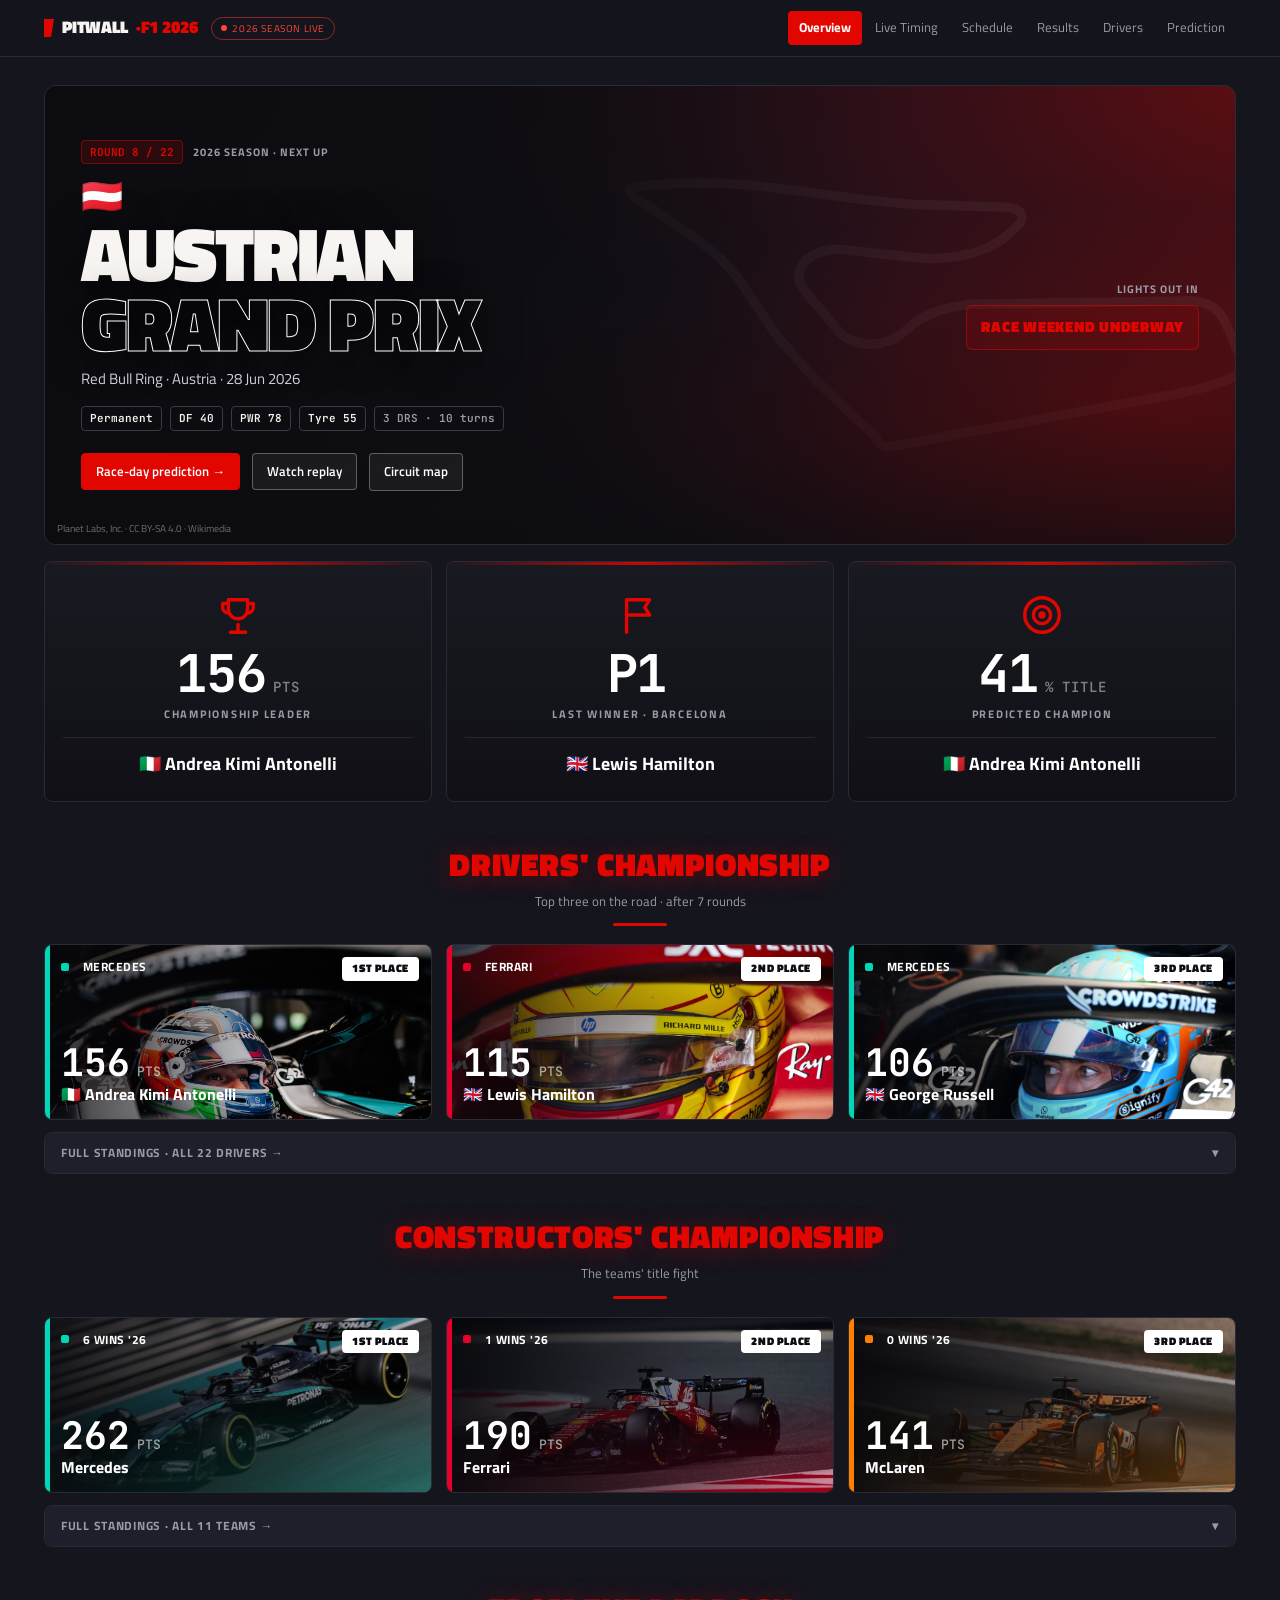
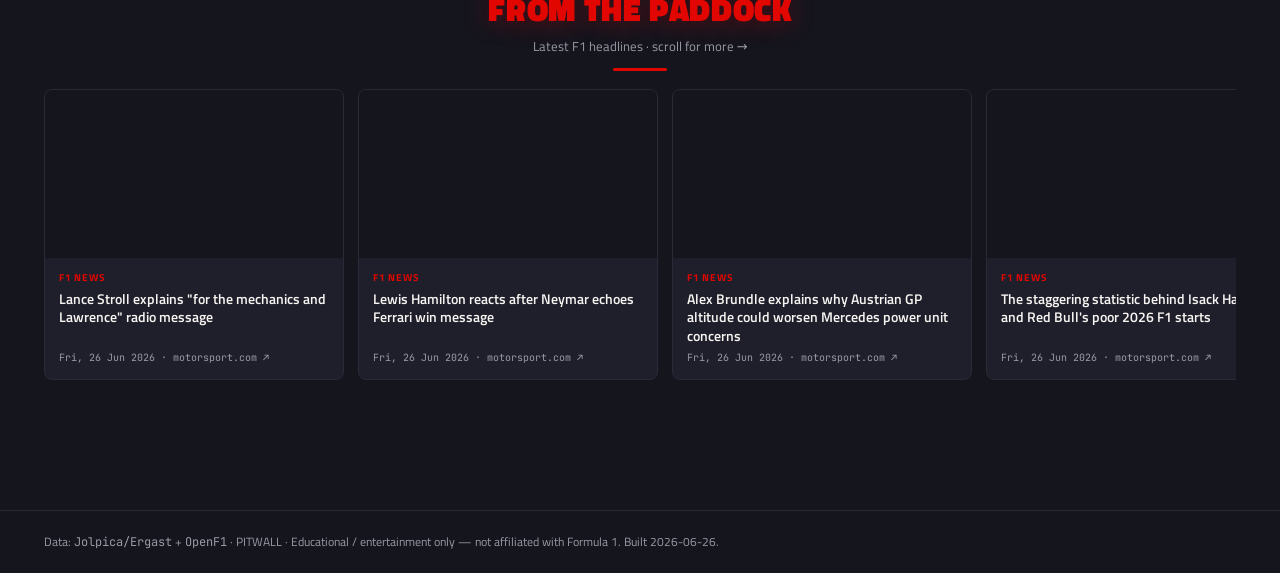
<file: site/dashboard.html>
<!DOCTYPE html>
<html lang="en">
<head>
<meta charset="utf-8">
<meta name="viewport" content="width=device-width,initial-scale=1">
<title>PITWALL F1 · Dashboard</title>
<link rel="preconnect" href="https://fonts.googleapis.com">
<link rel="preconnect" href="https://fonts.gstatic.com" crossorigin>
<link href="https://fonts.googleapis.com/css2?family=Titillium+Web:wght@400;600;700;900&family=JetBrains+Mono:wght@500;700&display=swap" rel="stylesheet">
<link rel="stylesheet" href="assets/theme.css">

</head>
<body>
<header><div class="wrap hbar">
  <a class="logo" href="dashboard.html"><span class="sq"></span>PITWALL<span class="mk">·F1 2026</span></a>
  <span class="live-badge">2026 Season Live</span>
  <button class="menu-btn" onclick="toggleMenu()">≡</button>
  <nav class="tabs"><a href="dashboard.html" class="active">Overview</a><a href="live-timing.html">Live Timing</a><a href="schedule.html">Schedule</a><a href="results.html">Results</a><a href="drivers.html">Drivers</a><a href="prediction.html">Prediction</a></nav>
</div></header>
<main><div class="wrap">

    <section class="hero-race has-photo">
      <img class="hero-photo" src="https://upload.wikimedia.org/wikipedia/commons/thumb/a/a9/Red_Bull_Ring%2C_April_18%2C_2018_SkySat.jpg/1920px-Red_Bull_Ring%2C_April_18%2C_2018_SkySat.jpg" alt="" loading="eager" onerror="this.remove()"><svg class="hero-track" viewBox="0 0 440 300" preserveAspectRatio="xMidYMid meet"><path d="M285.3,216.5L258.3,221.4L191.4,233.7L186.8,234.0L183.7,232.1L178.5,225.3L162.1,210.2L144.3,193.1L130.4,177.9L117.6,163.0L96.8,132.1L91.0,123.9L82.2,114.2L68.6,102.9L46.1,87.5L25.3,73.4L24.0,71.5L24.1,69.5L26.5,68.5L32.0,67.8L49.1,66.5L66.1,66.0L83.8,66.1L100.6,67.2L120.0,69.4L179.5,77.2L206.6,79.6L265.3,81.3L270.0,82.4L273.0,84.6L274.1,87.1L273.8,89.7L272.3,92.1L266.4,97.8L261.8,101.6L253.2,106.7L243.9,110.2L232.5,112.7L220.2,114.1L207.3,113.5L157.4,108.0L150.7,108.6L145.2,109.9L140.4,112.2L136.2,115.2L133.6,118.7L132.2,122.6L131.9,126.2L132.7,130.1L134.3,133.0L158.5,161.8L162.6,164.8L169.0,167.5L176.4,168.7L183.6,168.2L191.1,166.1L195.7,163.5L200.5,159.5L205.0,155.6L209.7,152.3L215.4,149.6L222.2,146.9L231.6,144.6L241.3,143.1L318.9,142.0L378.5,141.0L384.8,141.1L390.9,142.6L396.0,145.2L400.0,148.6L403.1,153.2L415.3,181.0L416.0,183.6L415.3,185.5L413.9,187.0L409.1,189.5L402.9,192.1L394.7,194.9L385.5,197.5L374.6,200.0L285.3,216.5Z"/></svg>
      <div class="hero-scrim"></div>
      <div class="hero-inner">
        <div class="hero-eyebrow"><span class="chip lime">ROUND 8 / 22</span>
          <span class="caps" style="margin:0">2026 Season · Next Up</span></div>
        <div class="hero-flag">🇦🇹</div>
        <h1 class="hero-title">Austrian<br><span style="-webkit-text-stroke:1px #fff;color:transparent">Grand Prix</span></h1>
        <div class="hero-sub">Red Bull Ring · Austria · 28 Jun 2026</div>
        <div class="hero-chips">
          <span class="chip">Permanent</span>
          <span class="chip">DF 40</span>
          <span class="chip">PWR 78</span>
          <span class="chip">Tyre 55</span>
          <span class="chip dim">3 DRS · 10 turns</span>
        </div>
        <div class="hero-cta">
          <a class="btn primary" href="prediction.html">Race-day prediction →</a>
          <a class="btn ghost" href="live-timing.html">Watch replay</a>
          <a class="btn ghost" href="schedule.html">Circuit map</a>
        </div>
      </div>
      <div class="hero-side">
        <div class="caps" style="margin-bottom:8px">Lights out in</div>
        <div class="countdown" id="cd"></div>
      </div>
      <div class="hero-credit">Planet Labs, Inc. · CC BY-SA 4.0 · Wikimedia</div>
    </section><div class="lead-grid">
        <div class="stat-tile">
          <div class="st-icon"><svg viewBox="0 0 24 24" fill="none" stroke="currentColor" stroke-width="1.8" stroke-linecap="round" stroke-linejoin="round"><path d="M8 21h8M12 17v4M7 4h10v5a5 5 0 0 1-10 0V4zM7 6H4v2a3 3 0 0 0 3 3M17 6h3v2a3 3 0 0 1-3 3"/></svg></div>
          <div class="st-fig">156<span class="st-unit">PTS</span></div>
          <div class="st-label">Championship Leader</div>
          <div class="st-name">🇮🇹 Andrea Kimi Antonelli</div>
        </div>
        <div class="stat-tile">
          <div class="st-icon"><svg viewBox="0 0 24 24" fill="none" stroke="currentColor" stroke-width="1.8" stroke-linecap="round" stroke-linejoin="round"><path d="M5 21V4M5 4h12l-2.5 4L17 12H5"/></svg></div>
          <div class="st-fig">P1<span class="st-unit"></span></div>
          <div class="st-label">Last Winner · Barcelona</div>
          <div class="st-name">🇬🇧 Lewis Hamilton</div>
        </div>
        <div class="stat-tile">
          <div class="st-icon"><svg viewBox="0 0 24 24" fill="none" stroke="currentColor" stroke-width="1.8"><circle cx="12" cy="12" r="9"/><circle cx="12" cy="12" r="4.5"/><circle cx="12" cy="12" r="1" fill="currentColor"/></svg></div>
          <div class="st-fig">41<span class="st-unit">% TITLE</span></div>
          <div class="st-label">Predicted Champion</div>
          <div class="st-name">🇮🇹 Andrea Kimi Antonelli</div>
        </div></div>
    <div class="sec-head"><h2>Drivers' Championship</h2>
      <div class="sec-sub">Top three on the road · after 7 rounds</div></div>
    <div class="fin-grid">
        <div class="fin-card driver lead" style="--c:#00D7B6">
          <img class="fin-bg cover" src="assets/drivers/kimiantonelli.jpg" alt="" loading="lazy"><div class="fin-scrim"></div><div class="fin-bar"></div>
          <div class="fin-place">1ST PLACE</div>
          <div class="fin-top"><span class="teamdot" style="--c:#00D7B6"></span>Mercedes</div>
          <div class="fin-pts">156<span>PTS</span></div>
          <div class="fin-name">🇮🇹 Andrea Kimi Antonelli</div>
        </div>
        <div class="fin-card driver" style="--c:#E8002D">
          <img class="fin-bg cover" src="assets/drivers/lewishamilton.jpg" alt="" loading="lazy"><div class="fin-scrim"></div><div class="fin-bar"></div>
          <div class="fin-place">2ND PLACE</div>
          <div class="fin-top"><span class="teamdot" style="--c:#E8002D"></span>Ferrari</div>
          <div class="fin-pts">115<span>PTS</span></div>
          <div class="fin-name">🇬🇧 Lewis Hamilton</div>
        </div>
        <div class="fin-card driver" style="--c:#00D7B6">
          <img class="fin-bg cover" src="assets/drivers/georgerussell.jpg" alt="" loading="lazy"><div class="fin-scrim"></div><div class="fin-bar"></div>
          <div class="fin-place">3RD PLACE</div>
          <div class="fin-top"><span class="teamdot" style="--c:#00D7B6"></span>Mercedes</div>
          <div class="fin-pts">106<span>PTS</span></div>
          <div class="fin-name">🇬🇧 George Russell</div>
        </div></div>
    <details class="standings-more"><summary>Full standings · all 22 drivers →</summary>
      <div class="std-scroll">
      <table class="std-table">
        <thead><tr><th>Pos</th><th class="st-mv" title="Change vs last race">+/–</th>
          <th>Driver</th><th class="st-cty">Country</th><th>Team</th>
          <th class="num">Podiums</th><th class="num">Wins</th><th class="num">Points</th></tr></thead>
        <tbody><tr><td class="st-pos">1</td><td class="st-mv flat" title="No change">–</td><td class="st-drv"><span class="teamdot" style="--c:#00D7B6"></span><b>Andrea Kimi Antonelli</b></td><td class="st-cty">🇮🇹 Italian</td><td class="st-team">Mercedes</td><td class="num">6</td><td class="num">5</td><td class="num pts">156</td></tr><tr><td class="st-pos">2</td><td class="st-mv flat" title="No change">–</td><td class="st-drv"><span class="teamdot" style="--c:#E8002D"></span><b>Lewis Hamilton</b></td><td class="st-cty">🇬🇧 British</td><td class="st-team">Ferrari</td><td class="num">4</td><td class="num">1</td><td class="num pts">115</td></tr><tr><td class="st-pos">3</td><td class="st-mv flat" title="No change">–</td><td class="st-drv"><span class="teamdot" style="--c:#00D7B6"></span><b>George Russell</b></td><td class="st-cty">🇬🇧 British</td><td class="st-team">Mercedes</td><td class="num">3</td><td class="num">1</td><td class="num pts">106</td></tr><tr><td class="st-pos">4</td><td class="st-mv flat" title="No change">–</td><td class="st-drv"><span class="teamdot" style="--c:#E8002D"></span><b>Charles Leclerc</b></td><td class="st-cty">🇲🇨 Monegasque</td><td class="st-team">Ferrari</td><td class="num">2</td><td class="num">0</td><td class="num pts">75</td></tr><tr><td class="st-pos">5</td><td class="st-mv up" title="Up 1 from last race">▲1</td><td class="st-drv"><span class="teamdot" style="--c:#FF8000"></span><b>Lando Norris</b></td><td class="st-cty">🇬🇧 British</td><td class="st-team">McLaren</td><td class="num">2</td><td class="num">0</td><td class="num pts">73</td></tr><tr><td class="st-pos">6</td><td class="st-mv down" title="Down 1 from last race">▼1</td><td class="st-drv"><span class="teamdot" style="--c:#FF8000"></span><b>Oscar Piastri</b></td><td class="st-cty">🇦🇺 Australian</td><td class="st-team">McLaren</td><td class="num">2</td><td class="num">0</td><td class="num pts">68</td></tr><tr><td class="st-pos">7</td><td class="st-mv flat" title="No change">–</td><td class="st-drv"><span class="teamdot" style="--c:#3671C6"></span><b>Max Verstappen</b></td><td class="st-cty">🇳🇱 Dutch</td><td class="st-team">Red Bull</td><td class="num">1</td><td class="num">0</td><td class="num pts">55</td></tr><tr><td class="st-pos">8</td><td class="st-mv flat" title="No change">–</td><td class="st-drv"><span class="teamdot" style="--c:#0093CC"></span><b>Pierre Gasly</b></td><td class="st-cty">🇫🇷 French</td><td class="st-team">Alpine</td><td class="num">1</td><td class="num">0</td><td class="num pts">41</td></tr><tr><td class="st-pos">9</td><td class="st-mv flat" title="No change">–</td><td class="st-drv"><span class="teamdot" style="--c:#3671C6"></span><b>Isack Hadjar</b></td><td class="st-cty">🇫🇷 French</td><td class="st-team">Red Bull</td><td class="num">0</td><td class="num">0</td><td class="num pts">34</td></tr><tr><td class="st-pos">10</td><td class="st-mv flat" title="No change">–</td><td class="st-drv"><span class="teamdot" style="--c:#6692FF"></span><b>Liam Lawson</b></td><td class="st-cty">🇳🇿 New Zealander</td><td class="st-team">RB</td><td class="num">0</td><td class="num">0</td><td class="num pts">28</td></tr><tr><td class="st-pos">11</td><td class="st-mv flat" title="No change">–</td><td class="st-drv"><span class="teamdot" style="--c:#B6BABD"></span><b>Oliver Bearman</b></td><td class="st-cty">🇬🇧 British</td><td class="st-team">Haas</td><td class="num">0</td><td class="num">0</td><td class="num pts">18</td></tr><tr><td class="st-pos">12</td><td class="st-mv flat" title="No change">–</td><td class="st-drv"><span class="teamdot" style="--c:#0093CC"></span><b>Franco Colapinto</b></td><td class="st-cty">🇦🇷 Argentine</td><td class="st-team">Alpine</td><td class="num">0</td><td class="num">0</td><td class="num pts">16</td></tr><tr><td class="st-pos">13</td><td class="st-mv flat" title="No change">–</td><td class="st-drv"><span class="teamdot" style="--c:#6692FF"></span><b>Arvid Lindblad</b></td><td class="st-cty">🇬🇧 British</td><td class="st-team">RB</td><td class="num">0</td><td class="num">0</td><td class="num pts">13</td></tr><tr><td class="st-pos">14</td><td class="st-mv flat" title="No change">–</td><td class="st-drv"><span class="teamdot" style="--c:#64C4FF"></span><b>Carlos Sainz</b></td><td class="st-cty">🇪🇸 Spanish</td><td class="st-team">Williams</td><td class="num">0</td><td class="num">0</td><td class="num pts">6</td></tr><tr><td class="st-pos">15</td><td class="st-mv flat" title="No change">–</td><td class="st-drv"><span class="teamdot" style="--c:#64C4FF"></span><b>Alexander Albon</b></td><td class="st-cty">🇹🇭 Thai</td><td class="st-team">Williams</td><td class="num">0</td><td class="num">0</td><td class="num pts">5</td></tr><tr><td class="st-pos">16</td><td class="st-mv flat" title="No change">–</td><td class="st-drv"><span class="teamdot" style="--c:#B6BABD"></span><b>Esteban Ocon</b></td><td class="st-cty">🇫🇷 French</td><td class="st-team">Haas</td><td class="num">0</td><td class="num">0</td><td class="num pts">3</td></tr><tr><td class="st-pos">17</td><td class="st-mv flat" title="No change">–</td><td class="st-drv"><span class="teamdot" style="--c:#00C752"></span><b>Gabriel Bortoleto</b></td><td class="st-cty">🇧🇷 Brazilian</td><td class="st-team">Audi</td><td class="num">0</td><td class="num">0</td><td class="num pts">2</td></tr><tr><td class="st-pos">18</td><td class="st-mv flat" title="No change">–</td><td class="st-drv"><span class="teamdot" style="--c:#229971"></span><b>Fernando Alonso</b></td><td class="st-cty">🇪🇸 Spanish</td><td class="st-team">Aston Martin</td><td class="num">0</td><td class="num">0</td><td class="num pts">1</td></tr><tr><td class="st-pos">19</td><td class="st-mv flat" title="No change">–</td><td class="st-drv"><span class="teamdot" style="--c:#00C752"></span><b>Nico Hülkenberg</b></td><td class="st-cty">🇩🇪 German</td><td class="st-team">Audi</td><td class="num">0</td><td class="num">0</td><td class="num pts">0</td></tr><tr><td class="st-pos">20</td><td class="st-mv flat" title="No change">–</td><td class="st-drv"><span class="teamdot" style="--c:#C8A24A"></span><b>Valtteri Bottas</b></td><td class="st-cty">🇫🇮 Finnish</td><td class="st-team">Cadillac</td><td class="num">0</td><td class="num">0</td><td class="num pts">0</td></tr><tr><td class="st-pos">21</td><td class="st-mv flat" title="No change">–</td><td class="st-drv"><span class="teamdot" style="--c:#C8A24A"></span><b>Sergio Pérez</b></td><td class="st-cty">🇲🇽 Mexican</td><td class="st-team">Cadillac</td><td class="num">0</td><td class="num">0</td><td class="num pts">0</td></tr><tr><td class="st-pos">22</td><td class="st-mv flat" title="No change">–</td><td class="st-drv"><span class="teamdot" style="--c:#229971"></span><b>Lance Stroll</b></td><td class="st-cty">🇨🇦 Canadian</td><td class="st-team">Aston Martin</td><td class="num">0</td><td class="num">0</td><td class="num pts">0</td></tr></tbody>
      </table></div></details>
    <div class="sec-head"><h2>Constructors' Championship</h2>
      <div class="sec-sub">The teams' title fight</div></div>
    <div class="fin-grid">
        <div class="fin-card team lead" style="--c:#00D7B6">
          <img class="fin-bg" src="assets/cars/mercedes.webp" alt="" loading="lazy" onerror="this.remove()"><div class="fin-scrim"></div><div class="fin-bar"></div>
          <div class="fin-place">1ST PLACE</div>
          <div class="fin-top"><span class="teamdot" style="--c:#00D7B6"></span>6 wins '26</div>
          <div class="fin-pts">262<span>PTS</span></div>
          <div class="fin-name">Mercedes</div>
        </div>
        <div class="fin-card team" style="--c:#E8002D">
          <img class="fin-bg" src="assets/cars/ferrari.jpg" alt="" loading="lazy" onerror="this.remove()"><div class="fin-scrim"></div><div class="fin-bar"></div>
          <div class="fin-place">2ND PLACE</div>
          <div class="fin-top"><span class="teamdot" style="--c:#E8002D"></span>1 wins '26</div>
          <div class="fin-pts">190<span>PTS</span></div>
          <div class="fin-name">Ferrari</div>
        </div>
        <div class="fin-card team" style="--c:#FF8000">
          <img class="fin-bg" src="assets/cars/mclaren.jpeg" alt="" loading="lazy" onerror="this.remove()"><div class="fin-scrim"></div><div class="fin-bar"></div>
          <div class="fin-place">3RD PLACE</div>
          <div class="fin-top"><span class="teamdot" style="--c:#FF8000"></span>0 wins '26</div>
          <div class="fin-pts">141<span>PTS</span></div>
          <div class="fin-name">McLaren</div>
        </div></div>
    <details class="standings-more"><summary>Full standings · all 11 teams →</summary><div class="std-scroll">
      <table class="std-table cons">
        <thead><tr><th>Pos</th><th class="st-mv" title="Change vs last race">+/–</th>
          <th>Team</th><th class="st-cty">Country</th>
          <th class="num">Podiums</th><th class="num">Wins</th><th class="num">Points</th></tr></thead>
        <tbody><tr><td class="st-pos">1</td><td class="st-mv flat" title="No change">–</td><td class="st-drv"><span class="teamdot" style="--c:#00D7B6"></span><b>Mercedes</b></td><td class="st-cty">🇩🇪 German</td><td class="num">9</td><td class="num">6</td><td class="num pts">262</td></tr><tr><td class="st-pos">2</td><td class="st-mv flat" title="No change">–</td><td class="st-drv"><span class="teamdot" style="--c:#E8002D"></span><b>Ferrari</b></td><td class="st-cty">🇮🇹 Italian</td><td class="num">6</td><td class="num">1</td><td class="num pts">190</td></tr><tr><td class="st-pos">3</td><td class="st-mv flat" title="No change">–</td><td class="st-drv"><span class="teamdot" style="--c:#FF8000"></span><b>McLaren</b></td><td class="st-cty">🇬🇧 British</td><td class="num">4</td><td class="num">0</td><td class="num pts">141</td></tr><tr><td class="st-pos">4</td><td class="st-mv flat" title="No change">–</td><td class="st-drv"><span class="teamdot" style="--c:#3671C6"></span><b>Red Bull</b></td><td class="st-cty">🇦🇹 Austrian</td><td class="num">1</td><td class="num">0</td><td class="num pts">89</td></tr><tr><td class="st-pos">5</td><td class="st-mv flat" title="No change">–</td><td class="st-drv"><span class="teamdot" style="--c:#0093CC"></span><b>Alpine</b></td><td class="st-cty">🇫🇷 French</td><td class="num">1</td><td class="num">0</td><td class="num pts">57</td></tr><tr><td class="st-pos">6</td><td class="st-mv flat" title="No change">–</td><td class="st-drv"><span class="teamdot" style="--c:#6692FF"></span><b>RB</b></td><td class="st-cty">🇮🇹 Italian</td><td class="num">0</td><td class="num">0</td><td class="num pts">41</td></tr><tr><td class="st-pos">7</td><td class="st-mv flat" title="No change">–</td><td class="st-drv"><span class="teamdot" style="--c:#B6BABD"></span><b>Haas</b></td><td class="st-cty">🇺🇸 American</td><td class="num">0</td><td class="num">0</td><td class="num pts">21</td></tr><tr><td class="st-pos">8</td><td class="st-mv flat" title="No change">–</td><td class="st-drv"><span class="teamdot" style="--c:#64C4FF"></span><b>Williams</b></td><td class="st-cty">🇬🇧 British</td><td class="num">0</td><td class="num">0</td><td class="num pts">11</td></tr><tr><td class="st-pos">9</td><td class="st-mv flat" title="No change">–</td><td class="st-drv"><span class="teamdot" style="--c:#00C752"></span><b>Audi</b></td><td class="st-cty">🇩🇪 German</td><td class="num">0</td><td class="num">0</td><td class="num pts">2</td></tr><tr><td class="st-pos">10</td><td class="st-mv flat" title="No change">–</td><td class="st-drv"><span class="teamdot" style="--c:#229971"></span><b>Aston Martin</b></td><td class="st-cty">🇬🇧 British</td><td class="num">0</td><td class="num">0</td><td class="num pts">1</td></tr><tr><td class="st-pos">11</td><td class="st-mv flat" title="No change">–</td><td class="st-drv"><span class="teamdot" style="--c:#C8A24A"></span><b>Cadillac</b></td><td class="st-cty">🇺🇸 American</td><td class="num">0</td><td class="num">0</td><td class="num pts">0</td></tr></tbody>
      </table></div></details><div class="sec-head"><h2>From the Paddock</h2><div class="sec-sub">Latest F1 headlines · scroll for more →</div></div><div class="news-feed"><a class="nf-card" href="https://www.motorsport.com/f1/news/lance-stroll-explains-for-the-mechanics-and-lawrence-radio-message/10833496/?utm_source=RSS&amp;utm_medium=referral&amp;utm_campaign=RSS-F1&amp;utm_term=News&amp;utm_content=www" target="_blank" rel="noopener noreferrer"><div class="nf-img" style="background-image:url('https://cdn-6.motorsport.com/images/amp/6Al7KQNY/s6/lance-stroll-aston-martin-raci.jpg')"></div><div class="nf-body"><span class="nf-cat">F1 News</span><div class="nf-title">Lance Stroll explains &quot;for the mechanics and Lawrence&quot; radio message</div><div class="nf-date">Fri, 26 Jun 2026 · motorsport.com ↗</div></div></a><a class="nf-card" href="https://www.motorsport.com/f1/news/lewis-hamilton-reacts-after-neymar-echoes-ferrari-win-message/10833541/?utm_source=RSS&amp;utm_medium=referral&amp;utm_campaign=RSS-F1&amp;utm_term=News&amp;utm_content=www" target="_blank" rel="noopener noreferrer"><div class="nf-img" style="background-image:url('https://cdn-9.motorsport.com/images/amp/6zoJeoP0/s6/lewis-hamilton-ferrari.jpg')"></div><div class="nf-body"><span class="nf-cat">F1 News</span><div class="nf-title">Lewis Hamilton reacts after Neymar echoes Ferrari win message</div><div class="nf-date">Fri, 26 Jun 2026 · motorsport.com ↗</div></div></a><a class="nf-card" href="https://www.motorsport.com/f1/news/alex-brundle-explains-why-austria-gp-altitude-could-worsen-mercedes-power-unit-concerns/10833521/?utm_source=RSS&amp;utm_medium=referral&amp;utm_campaign=RSS-F1&amp;utm_term=News&amp;utm_content=www" target="_blank" rel="noopener noreferrer"><div class="nf-img" style="background-image:url('https://cdn-5.motorsport.com/images/amp/6O79dlX6/s6/andrea-kimi-antonelli-mercedes.jpg')"></div><div class="nf-body"><span class="nf-cat">F1 News</span><div class="nf-title">Alex Brundle explains why Austrian GP altitude could worsen Mercedes power unit concerns</div><div class="nf-date">Fri, 26 Jun 2026 · motorsport.com ↗</div></div></a><a class="nf-card" href="https://www.motorsport.com/f1/news/the-staggering-statistic-behind-isack-hadjars-and-red-bulls-poor-f1-2026-starts/10833419/?utm_source=RSS&amp;utm_medium=referral&amp;utm_campaign=RSS-F1&amp;utm_term=News&amp;utm_content=www" target="_blank" rel="noopener noreferrer"><div class="nf-img" style="background-image:url('https://cdn-9.motorsport.com/images/amp/27NQAb30/s6/isack-hadjar-red-bull-racing.jpg')"></div><div class="nf-body"><span class="nf-cat">F1 News</span><div class="nf-title">The staggering statistic behind Isack Hadjar&#x27;s and Red Bull&#x27;s poor 2026 F1 starts</div><div class="nf-date">Fri, 26 Jun 2026 · motorsport.com ↗</div></div></a><a class="nf-card" href="https://www.motorsport.com/f1/news/f1-austrian-gp-fp1-report/10833508/?utm_source=RSS&amp;utm_medium=referral&amp;utm_campaign=RSS-F1&amp;utm_term=News&amp;utm_content=www" target="_blank" rel="noopener noreferrer"><div class="nf-img" style="background-image:url('https://cdn-6.motorsport.com/images/amp/6O79dlX6/s6/andrea-kimi-antonelli-mercedes-2.jpg')"></div><div class="nf-body"><span class="nf-cat">F1 News</span><div class="nf-title">F1 Austrian GP: Kimi Antonelli leads Mercedes 1-2 as Lando Norris faces reliability woes in FP1</div><div class="nf-date">Fri, 26 Jun 2026 · motorsport.com ↗</div></div></a><a class="nf-card" href="https://www.motorsport.com/f1/news/juan-pablo-montoya-warns-of-team-mate-clashes-at-f1-austrian-gp/10833499/?utm_source=RSS&amp;utm_medium=referral&amp;utm_campaign=RSS-F1&amp;utm_term=News&amp;utm_content=www" target="_blank" rel="noopener noreferrer"><div class="nf-img" style="background-image:url('https://cdn-5.motorsport.com/images/amp/YBVokDzY/s6/juan-pablo-montoya.jpg')"></div><div class="nf-body"><span class="nf-cat">F1 News</span><div class="nf-title">Juan Pablo Montoya warns of team-mate clashes at F1 Austrian GP</div><div class="nf-date">Fri, 26 Jun 2026 · motorsport.com ↗</div></div></a><a class="nf-card" href="https://www.motorsport.com/f1/news/lando-norris-shares-behind-the-scenes-look-at-making-of-his-madame-tussauds-wax-figure/10833469/?utm_source=RSS&amp;utm_medium=referral&amp;utm_campaign=RSS-F1&amp;utm_term=News&amp;utm_content=www" target="_blank" rel="noopener noreferrer"><div class="nf-img" style="background-image:url('https://cdn-1.motorsport.com/images/amp/Y9lLeKx2/s6/ln-mt-sbs-feb-26-074-1-1.jpg')"></div><div class="nf-body"><span class="nf-cat">F1 News</span><div class="nf-title">Lando Norris shares behind-the-scenes look at making of his Madame Tussauds wax figure</div><div class="nf-date">Fri, 26 Jun 2026 · motorsport.com ↗</div></div></a><a class="nf-card" href="https://www.motorsport.com/f1/news/red-bull-details-austrian-gp-updates-audi-cadillac-bring-improvements/10833448/?utm_source=RSS&amp;utm_medium=referral&amp;utm_campaign=RSS-F1&amp;utm_term=News&amp;utm_content=www" target="_blank" rel="noopener noreferrer"><div class="nf-img" style="background-image:url('https://cdn-9.motorsport.com/images/amp/6b8jkaL2/s6/max-verstappen-red-bull-racing.jpg')"></div><div class="nf-body"><span class="nf-cat">F1 News</span><div class="nf-title">Red Bull details Austrian GP updates; Audi, Cadillac bring improvements</div><div class="nf-date">Fri, 26 Jun 2026 · motorsport.com ↗</div></div></a><a class="nf-card" href="https://www.motorsport.com/f1/news/max-verstappen-eyes-spa-24-hours-outing-as-he-asks-organisers-to-avoid-f1-clash/10833437/?utm_source=RSS&amp;utm_medium=referral&amp;utm_campaign=RSS-F1&amp;utm_term=News&amp;utm_content=www" target="_blank" rel="noopener noreferrer"><div class="nf-img" style="background-image:url('https://cdn-5.motorsport.com/images/amp/Y9lL8rb2/s6/max-verstappen-red-bull-racing.jpg')"></div><div class="nf-body"><span class="nf-cat">F1 News</span><div class="nf-title">Max Verstappen eyes Spa 24 Hours outing as he asks organisers to avoid F1 clash</div><div class="nf-date">Fri, 26 Jun 2026 · motorsport.com ↗</div></div></a><a class="nf-card" href="https://www.motorsport.com/f1/news/max-verstappen-pays-heartfelt-tribute-to-fans-with-new-helmet-design/10833323/?utm_source=RSS&amp;utm_medium=referral&amp;utm_campaign=RSS-F1&amp;utm_term=News&amp;utm_content=www" target="_blank" rel="noopener noreferrer"><div class="nf-img" style="background-image:url('https://cdn-2.motorsport.com/images/amp/6zoJeye0/s6/max-verstappen-red-bull-racing.jpg')"></div><div class="nf-body"><span class="nf-cat">F1 News</span><div class="nf-title">Max Verstappen pays heartfelt tribute to fans with new helmet design</div><div class="nf-date">Fri, 26 Jun 2026 · motorsport.com ↗</div></div></a><a class="nf-card" href="https://www.motorsport.com/f1/news/mercedes-tipped-for-austrian-gp-comeback-despite-ferrari-threat/10833299/?utm_source=RSS&amp;utm_medium=referral&amp;utm_campaign=RSS-F1&amp;utm_term=News&amp;utm_content=www" target="_blank" rel="noopener noreferrer"><div class="nf-img" style="background-image:url('https://cdn-6.motorsport.com/images/amp/6zoJpka0/s6/andrea-kimi-antonelli-mercedes.jpg')"></div><div class="nf-body"><span class="nf-cat">F1 News</span><div class="nf-title">Mercedes tipped for Austrian GP comeback despite Ferrari threat</div><div class="nf-date">Fri, 26 Jun 2026 · motorsport.com ↗</div></div></a><a class="nf-card" href="https://www.motorsport.com/f1/news/esteban-ocon-doesnt-give-a-s-about-those-doubting-his-f1-future/10833408/?utm_source=RSS&amp;utm_medium=referral&amp;utm_campaign=RSS-F1&amp;utm_term=News&amp;utm_content=www" target="_blank" rel="noopener noreferrer"><div class="nf-img" style="background-image:url('https://cdn-3.motorsport.com/images/amp/6b8jk5w2/s6/esteban-ocon-haas-f1-team.jpg')"></div><div class="nf-body"><span class="nf-cat">F1 News</span><div class="nf-title">Esteban Ocon doesn&#x27;t &quot;give a s***&quot; about those doubting his F1 future</div><div class="nf-date">Fri, 26 Jun 2026 · motorsport.com ↗</div></div></a><a class="nf-card" href="https://www.motorsport.com/f1/news/how-the-best-since-charlie-whiting-fia-relationship-helped-drivers-win-the-penalty-points-fight/10833398/?utm_source=RSS&amp;utm_medium=referral&amp;utm_campaign=RSS-F1&amp;utm_term=News&amp;utm_content=www" target="_blank" rel="noopener noreferrer"><div class="nf-img" style="background-image:url('https://cdn-2.motorsport.com/images/amp/0mXRw1q6/s6/esteban-ocon-haas-f1-team-fran.jpg')"></div><div class="nf-body"><span class="nf-cat">F1 News</span><div class="nf-title">How the best FIA relations &#x27;since Charlie Whiting&#x27; helped drivers win the penalty points fight</div><div class="nf-date">Fri, 26 Jun 2026 · motorsport.com ↗</div></div></a><a class="nf-card" href="https://www.motorsport.com/f1/news/whats-vexing-fernando-alonso-about-rival-f1-teams-unlimited-upgrades/10833395/?utm_source=RSS&amp;utm_medium=referral&amp;utm_campaign=RSS-F1&amp;utm_term=News&amp;utm_content=www" target="_blank" rel="noopener noreferrer"><div class="nf-img" style="background-image:url('https://cdn-7.motorsport.com/images/amp/68VWNEQ2/s6/fernando-alonso-aston-martin-r.jpg')"></div><div class="nf-body"><span class="nf-cat">F1 News</span><div class="nf-title">What’s vexing Fernando Alonso about rival F1 teams’ “unlimited upgrades”</div><div class="nf-date">Fri, 26 Jun 2026 · motorsport.com ↗</div></div></a></div>
</div></main>
<footer><div class="wrap">
  Data: <span class="mono">Jolpica/Ergast</span> + <span class="mono">OpenF1</span> ·
  PITWALL · Educational / entertainment only — not affiliated with Formula 1.
  Built 2026-06-26.
</div></footer>

<script src="assets/app.js"></script>
<script>var T=Date.parse('2026-06-28T13:00:00+00:00');function tick(){var c=document.getElementById('cd');if(!c)return;var s=(T-Date.now())/1000;if(s<=0){c.innerHTML='<div class=\'cd-live\'>RACE WEEKEND UNDERWAY</div>';return;}var dd=Math.floor(s/86400),h=Math.floor(s%86400/3600),m=Math.floor(s%3600/60),ss=Math.floor(s%60);c.innerHTML=[['Days',dd],['Hrs',h],['Min',m],['Sec',ss]].map(function(x){return '<div class=\'cd-cell\'><div class=\'v\'>'+x[1]+'</div><div class=\'l\'>'+x[0]+'</div></div>'}).join('');}tick();setInterval(tick,1000);</script>
</body>
</html>
</file>
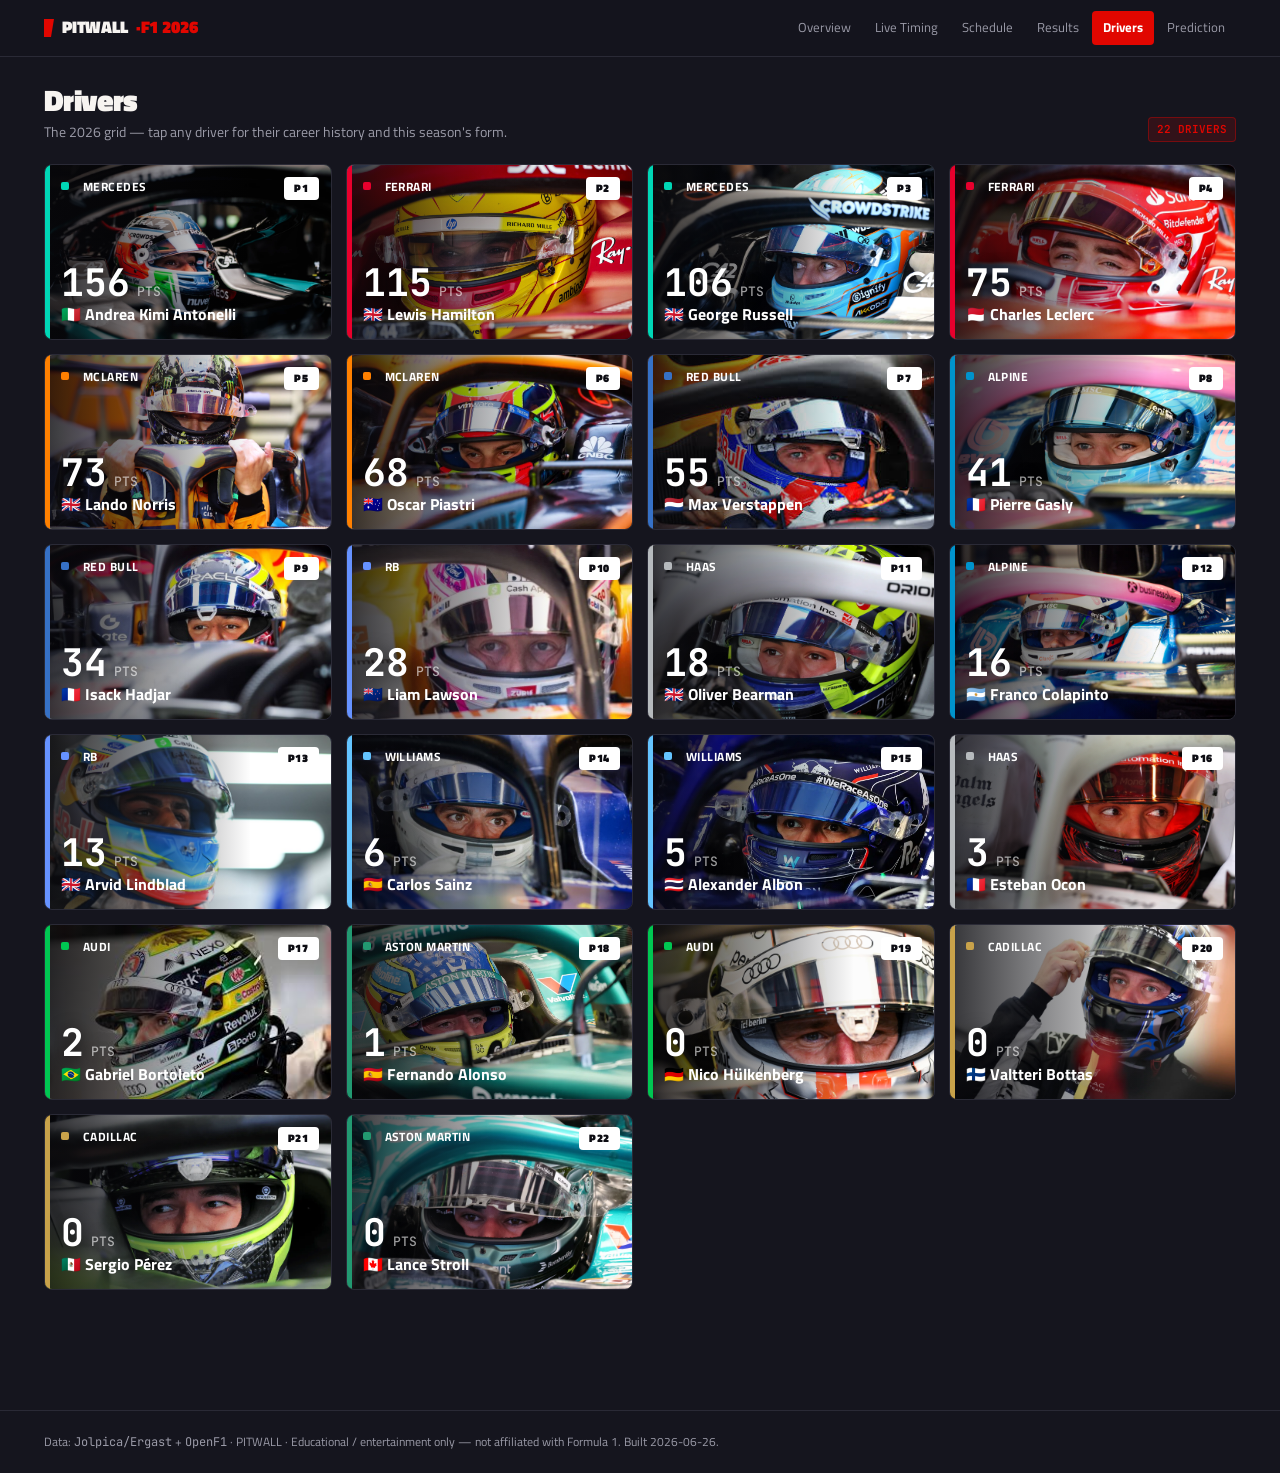
<file: site/drivers.html>
<!DOCTYPE html>
<html lang="en">
<head>
<meta charset="utf-8">
<meta name="viewport" content="width=device-width,initial-scale=1">
<title>PITWALL F1 · Drivers</title>
<link rel="preconnect" href="https://fonts.googleapis.com">
<link rel="preconnect" href="https://fonts.gstatic.com" crossorigin>
<link href="https://fonts.googleapis.com/css2?family=Titillium+Web:wght@400;600;700;900&family=JetBrains+Mono:wght@500;700&display=swap" rel="stylesheet">
<link rel="stylesheet" href="assets/theme.css">

</head>
<body>
<header><div class="wrap hbar">
  <a class="logo" href="dashboard.html"><span class="sq"></span>PITWALL<span class="mk">·F1 2026</span></a>
  
  <button class="menu-btn" onclick="toggleMenu()">≡</button>
  <nav class="tabs"><a href="dashboard.html">Overview</a><a href="live-timing.html">Live Timing</a><a href="schedule.html">Schedule</a><a href="results.html">Results</a><a href="drivers.html" class="active">Drivers</a><a href="prediction.html">Prediction</a></nav>
</div></header>
<main><div class="wrap">
<div class="page-head"><div><h1>Drivers</h1><p>The 2026 grid — tap any driver for their career history and this season's form.</p></div><div class="chip lime">22 DRIVERS</div></div><div class="drv-grid"><button class="fin-card driver drv-card" style="--c:#00D7B6" onclick="openDriver('antonelli')"><img class="fin-bg cover" src="assets/drivers/kimiantonelli.jpg" alt="" loading="lazy"><div class="fin-scrim"></div><div class="fin-bar"></div><div class="fin-place">P1</div><div class="fin-top"><span class="teamdot" style="--c:#00D7B6"></span>Mercedes</div><div class="fin-pts">156<span>PTS</span></div><div class="fin-name">🇮🇹 Andrea Kimi Antonelli</div></button><button class="fin-card driver drv-card" style="--c:#E8002D" onclick="openDriver('hamilton')"><img class="fin-bg cover" src="assets/drivers/lewishamilton.jpg" alt="" loading="lazy"><div class="fin-scrim"></div><div class="fin-bar"></div><div class="fin-place">P2</div><div class="fin-top"><span class="teamdot" style="--c:#E8002D"></span>Ferrari</div><div class="fin-pts">115<span>PTS</span></div><div class="fin-name">🇬🇧 Lewis Hamilton</div></button><button class="fin-card driver drv-card" style="--c:#00D7B6" onclick="openDriver('russell')"><img class="fin-bg cover" src="assets/drivers/georgerussell.jpg" alt="" loading="lazy"><div class="fin-scrim"></div><div class="fin-bar"></div><div class="fin-place">P3</div><div class="fin-top"><span class="teamdot" style="--c:#00D7B6"></span>Mercedes</div><div class="fin-pts">106<span>PTS</span></div><div class="fin-name">🇬🇧 George Russell</div></button><button class="fin-card driver drv-card" style="--c:#E8002D" onclick="openDriver('leclerc')"><img class="fin-bg cover" src="assets/drivers/leclerc.jpeg" alt="" loading="lazy"><div class="fin-scrim"></div><div class="fin-bar"></div><div class="fin-place">P4</div><div class="fin-top"><span class="teamdot" style="--c:#E8002D"></span>Ferrari</div><div class="fin-pts">75<span>PTS</span></div><div class="fin-name">🇲🇨 Charles Leclerc</div></button><button class="fin-card driver drv-card" style="--c:#FF8000" onclick="openDriver('norris')"><img class="fin-bg cover" src="assets/drivers/landonorris.jpg" alt="" loading="lazy"><div class="fin-scrim"></div><div class="fin-bar"></div><div class="fin-place">P5</div><div class="fin-top"><span class="teamdot" style="--c:#FF8000"></span>McLaren</div><div class="fin-pts">73<span>PTS</span></div><div class="fin-name">🇬🇧 Lando Norris</div></button><button class="fin-card driver drv-card" style="--c:#FF8000" onclick="openDriver('piastri')"><img class="fin-bg cover" src="assets/drivers/oscarpiastri.jpg" alt="" loading="lazy"><div class="fin-scrim"></div><div class="fin-bar"></div><div class="fin-place">P6</div><div class="fin-top"><span class="teamdot" style="--c:#FF8000"></span>McLaren</div><div class="fin-pts">68<span>PTS</span></div><div class="fin-name">🇦🇺 Oscar Piastri</div></button><button class="fin-card driver drv-card" style="--c:#3671C6" onclick="openDriver('max_verstappen')"><img class="fin-bg cover" src="assets/drivers/maxverstappen.jpeg" alt="" loading="lazy"><div class="fin-scrim"></div><div class="fin-bar"></div><div class="fin-place">P7</div><div class="fin-top"><span class="teamdot" style="--c:#3671C6"></span>Red Bull</div><div class="fin-pts">55<span>PTS</span></div><div class="fin-name">🇳🇱 Max Verstappen</div></button><button class="fin-card driver drv-card" style="--c:#0093CC" onclick="openDriver('gasly')"><img class="fin-bg cover" src="assets/drivers/pierregasly.jpg" alt="" loading="lazy"><div class="fin-scrim"></div><div class="fin-bar"></div><div class="fin-place">P8</div><div class="fin-top"><span class="teamdot" style="--c:#0093CC"></span>Alpine</div><div class="fin-pts">41<span>PTS</span></div><div class="fin-name">🇫🇷 Pierre Gasly</div></button><button class="fin-card driver drv-card" style="--c:#3671C6" onclick="openDriver('hadjar')"><img class="fin-bg cover" src="assets/drivers/isackhadjar.jpg" alt="" loading="lazy"><div class="fin-scrim"></div><div class="fin-bar"></div><div class="fin-place">P9</div><div class="fin-top"><span class="teamdot" style="--c:#3671C6"></span>Red Bull</div><div class="fin-pts">34<span>PTS</span></div><div class="fin-name">🇫🇷 Isack Hadjar</div></button><button class="fin-card driver drv-card" style="--c:#6692FF" onclick="openDriver('lawson')"><img class="fin-bg cover" src="assets/drivers/liamlawson.jpg" alt="" loading="lazy"><div class="fin-scrim"></div><div class="fin-bar"></div><div class="fin-place">P10</div><div class="fin-top"><span class="teamdot" style="--c:#6692FF"></span>RB</div><div class="fin-pts">28<span>PTS</span></div><div class="fin-name">🇳🇿 Liam Lawson</div></button><button class="fin-card driver drv-card" style="--c:#B6BABD" onclick="openDriver('bearman')"><img class="fin-bg cover" src="assets/drivers/oliverbearman.jpg" alt="" loading="lazy"><div class="fin-scrim"></div><div class="fin-bar"></div><div class="fin-place">P11</div><div class="fin-top"><span class="teamdot" style="--c:#B6BABD"></span>Haas</div><div class="fin-pts">18<span>PTS</span></div><div class="fin-name">🇬🇧 Oliver Bearman</div></button><button class="fin-card driver drv-card" style="--c:#0093CC" onclick="openDriver('colapinto')"><img class="fin-bg cover" src="assets/drivers/francocolapinto.jpg" alt="" loading="lazy"><div class="fin-scrim"></div><div class="fin-bar"></div><div class="fin-place">P12</div><div class="fin-top"><span class="teamdot" style="--c:#0093CC"></span>Alpine</div><div class="fin-pts">16<span>PTS</span></div><div class="fin-name">🇦🇷 Franco Colapinto</div></button><button class="fin-card driver drv-card" style="--c:#6692FF" onclick="openDriver('arvid_lindblad')"><img class="fin-bg cover" src="assets/drivers/arvidlindblad.jpg" alt="" loading="lazy"><div class="fin-scrim"></div><div class="fin-bar"></div><div class="fin-place">P13</div><div class="fin-top"><span class="teamdot" style="--c:#6692FF"></span>RB</div><div class="fin-pts">13<span>PTS</span></div><div class="fin-name">🇬🇧 Arvid Lindblad</div></button><button class="fin-card driver drv-card" style="--c:#64C4FF" onclick="openDriver('sainz')"><img class="fin-bg cover" src="assets/drivers/carlossainz.jpg" alt="" loading="lazy"><div class="fin-scrim"></div><div class="fin-bar"></div><div class="fin-place">P14</div><div class="fin-top"><span class="teamdot" style="--c:#64C4FF"></span>Williams</div><div class="fin-pts">6<span>PTS</span></div><div class="fin-name">🇪🇸 Carlos Sainz</div></button><button class="fin-card driver drv-card" style="--c:#64C4FF" onclick="openDriver('albon')"><img class="fin-bg cover" src="assets/drivers/alexalbon.jpg" alt="" loading="lazy"><div class="fin-scrim"></div><div class="fin-bar"></div><div class="fin-place">P15</div><div class="fin-top"><span class="teamdot" style="--c:#64C4FF"></span>Williams</div><div class="fin-pts">5<span>PTS</span></div><div class="fin-name">🇹🇭 Alexander Albon</div></button><button class="fin-card driver drv-card" style="--c:#B6BABD" onclick="openDriver('ocon')"><img class="fin-bg cover" src="assets/drivers/estabonocon.jpg" alt="" loading="lazy"><div class="fin-scrim"></div><div class="fin-bar"></div><div class="fin-place">P16</div><div class="fin-top"><span class="teamdot" style="--c:#B6BABD"></span>Haas</div><div class="fin-pts">3<span>PTS</span></div><div class="fin-name">🇫🇷 Esteban Ocon</div></button><button class="fin-card driver drv-card" style="--c:#00C752" onclick="openDriver('bortoleto')"><img class="fin-bg cover" src="assets/drivers/gabrielbortoleto.jpeg" alt="" loading="lazy"><div class="fin-scrim"></div><div class="fin-bar"></div><div class="fin-place">P17</div><div class="fin-top"><span class="teamdot" style="--c:#00C752"></span>Audi</div><div class="fin-pts">2<span>PTS</span></div><div class="fin-name">🇧🇷 Gabriel Bortoleto</div></button><button class="fin-card driver drv-card" style="--c:#229971" onclick="openDriver('alonso')"><img class="fin-bg cover" src="assets/drivers/fernandoalonso.jpg" alt="" loading="lazy"><div class="fin-scrim"></div><div class="fin-bar"></div><div class="fin-place">P18</div><div class="fin-top"><span class="teamdot" style="--c:#229971"></span>Aston Martin</div><div class="fin-pts">1<span>PTS</span></div><div class="fin-name">🇪🇸 Fernando Alonso</div></button><button class="fin-card driver drv-card" style="--c:#00C752" onclick="openDriver('hulkenberg')"><img class="fin-bg cover" src="assets/drivers/nicohulkenberg.jpg" alt="" loading="lazy"><div class="fin-scrim"></div><div class="fin-bar"></div><div class="fin-place">P19</div><div class="fin-top"><span class="teamdot" style="--c:#00C752"></span>Audi</div><div class="fin-pts">0<span>PTS</span></div><div class="fin-name">🇩🇪 Nico Hülkenberg</div></button><button class="fin-card driver drv-card" style="--c:#C8A24A" onclick="openDriver('bottas')"><img class="fin-bg cover" src="assets/drivers/valtteribottas.jpg" alt="" loading="lazy"><div class="fin-scrim"></div><div class="fin-bar"></div><div class="fin-place">P20</div><div class="fin-top"><span class="teamdot" style="--c:#C8A24A"></span>Cadillac</div><div class="fin-pts">0<span>PTS</span></div><div class="fin-name">🇫🇮 Valtteri Bottas</div></button><button class="fin-card driver drv-card" style="--c:#C8A24A" onclick="openDriver('perez')"><img class="fin-bg cover" src="assets/drivers/sergioperez.jpg" alt="" loading="lazy"><div class="fin-scrim"></div><div class="fin-bar"></div><div class="fin-place">P21</div><div class="fin-top"><span class="teamdot" style="--c:#C8A24A"></span>Cadillac</div><div class="fin-pts">0<span>PTS</span></div><div class="fin-name">🇲🇽 Sergio Pérez</div></button><button class="fin-card driver drv-card" style="--c:#229971" onclick="openDriver('stroll')"><img class="fin-bg cover" src="assets/drivers/lancestroll.jpg" alt="" loading="lazy"><div class="fin-scrim"></div><div class="fin-bar"></div><div class="fin-place">P22</div><div class="fin-top"><span class="teamdot" style="--c:#229971"></span>Aston Martin</div><div class="fin-pts">0<span>PTS</span></div><div class="fin-name">🇨🇦 Lance Stroll</div></button></div><div class="drv-modal" id="drv-modal" onclick="closeDriver(event)"><div class="drv-detail" id="drv-detail" onclick="event.stopPropagation()"></div></div>
</div></main>
<footer><div class="wrap">
  Data: <span class="mono">Jolpica/Ergast</span> + <span class="mono">OpenF1</span> ·
  PITWALL · Educational / entertainment only — not affiliated with Formula 1.
  Built 2026-06-26.
</div></footer>
<script id="DATA" type="application/json">{"antonelli":{"given":"Andrea Kimi","family":"Antonelli","code":"ANT","team":"Mercedes","color":"#00D7B6","flag":"\ud83c\uddee\ud83c\uddf9","nat":"Italian","photo":"https://media.formula1.com/image/upload/c_fill,w_640,h_620,g_north/q_auto/v1740000001/common/f1/2026/mercedes/andant01/2026mercedesandant01right.webp","career":{"debut":2025,"last":2026,"gps":31,"points":291,"wins":5,"podiums":9,"poles":4,"top10s":20},"s2026":{"points":156,"wins":5,"podiums":6,"poles":4,"gps":7},"perf":{"races":7,"wins":5,"podiums":6,"inpoints":6,"dnf":1},"qr":[[2,2],[1,1],[1,1],[1,1],[2,1],[1,1],[3,16]],"evo26":[[1,18],[2,47],[3,72],[4,100],[5,131],[6,156],[7,156]],"evo25":[[1,12],[2,22],[3,30],[4,30],[5,38],[6,48],[7,48],[8,48],[9,48],[10,63],[11,63],[12,63],[13,63],[14,64],[15,64],[16,66],[17,78],[18,88],[19,89],[20,97],[21,122],[22,137],[23,150],[24,150]],"cpos":1},"hamilton":{"given":"Lewis","family":"Hamilton","code":"HAM","team":"Ferrari","color":"#E8002D","flag":"\ud83c\uddec\ud83c\udde7","nat":"British","photo":"https://media.formula1.com/image/upload/c_fill,w_640,h_620,g_north/q_auto/v1740000001/common/f1/2026/ferrari/lewham01/2026ferrarilewham01right.webp","career":{"debut":2007,"last":2026,"gps":387,"points":5071,"wins":106,"podiums":206,"poles":117,"top10s":338},"s2026":{"points":115,"wins":1,"podiums":4,"poles":0,"gps":7},"perf":{"races":7,"wins":1,"podiums":4,"inpoints":7,"dnf":0},"qr":[[7,4],[3,3],[6,6],[6,6],[5,2],[3,2],[2,1]],"evo26":[[1,12],[2,33],[3,41],[4,51],[5,72],[6,90],[7,115]],"evo25":[[1,1],[2,9],[3,15],[4,25],[5,31],[6,41],[7,53],[8,63],[9,71],[10,79],[11,91],[12,103],[13,109],[14,109],[15,109],[16,117],[17,121],[18,125],[19,142],[20,146],[21,148],[22,152],[23,152],[24,156]],"cpos":2},"russell":{"given":"George","family":"Russell","code":"RUS","team":"Mercedes","color":"#00D7B6","flag":"\ud83c\uddec\ud83c\udde7","nat":"British","photo":"https://media.formula1.com/image/upload/c_fill,w_640,h_620,g_north/q_auto/v1740000001/common/f1/2026/mercedes/georus01/2026mercedesgeorus01right.webp","career":{"debut":2019,"last":2026,"gps":159,"points":1059,"wins":6,"podiums":27,"poles":15,"top10s":91},"s2026":{"points":106,"wins":1,"podiums":3,"poles":3,"gps":7},"perf":{"races":7,"wins":1,"podiums":3,"inpoints":5,"dnf":1},"qr":[[1,1],[2,2],[2,4],[5,4],[1,null],[6,12],[1,2]],"evo26":[[1,25],[2,51],[3,63],[4,80],[5,88],[6,88],[7,106]],"evo25":[[1,15],[2,35],[3,45],[4,63],[5,73],[6,93],[7,99],[8,99],[9,111],[10,136],[11,146],[12,147],[13,157],[14,172],[15,184],[16,194],[17,212],[18,237],[19,252],[20,258],[21,276],[22,294],[23,309],[24,319]],"cpos":3},"leclerc":{"given":"Charles","family":"Leclerc","code":"LEC","team":"Ferrari","color":"#E8002D","flag":"\ud83c\uddf2\ud83c\udde8","nat":"Monegasque","photo":"https://media.formula1.com/image/upload/c_fill,w_640,h_620,g_north/q_auto/v1740000001/common/f1/2026/ferrari/chalec01/2026ferrarichalec01right.webp","career":{"debut":2018,"last":2026,"gps":180,"points":1663,"wins":8,"podiums":52,"poles":31,"top10s":137},"s2026":{"points":75,"wins":0,"podiums":2,"poles":0,"gps":7},"perf":{"races":7,"wins":0,"podiums":2,"inpoints":5,"dnf":2},"qr":[[4,3],[4,4],[4,3],[3,8],[8,4],[4,null],[10,15]],"evo26":[[1,15],[2,34],[3,49],[4,59],[5,75],[6,75],[7,75]],"evo25":[[1,4],[2,8],[3,20],[4,32],[5,47],[6,53],[7,61],[8,79],[9,94],[10,104],[11,119],[12,119],[13,139],[14,151],[15,151],[16,163],[17,165],[18,173],[19,192],[20,210],[21,214],[22,226],[23,230],[24,242]],"cpos":4},"norris":{"given":"Lando","family":"Norris","code":"NOR","team":"McLaren","color":"#FF8000","flag":"\ud83c\uddec\ud83c\udde7","nat":"British","photo":"https://media.formula1.com/image/upload/c_fill,w_640,h_620,g_north/q_auto/v1740000001/common/f1/2026/mclaren/lannor01/2026mclarenlannor01right.webp","career":{"debut":2019,"last":2026,"gps":159,"points":1417,"wins":11,"podiums":46,"poles":29,"top10s":125},"s2026":{"points":73,"wins":0,"podiums":2,"poles":0,"gps":7},"perf":{"races":7,"wins":0,"podiums":2,"inpoints":4,"dnf":3},"qr":[[6,5],[6,null],[5,5],[4,2],[3,null],[8,null],[4,3]],"evo26":[[1,10],[2,15],[3,25],[4,51],[5,58],[6,58],[7,73]],"evo25":[[1,25],[2,44],[3,62],[4,77],[5,89],[6,115],[7,133],[8,158],[9,176],[10,176],[11,201],[12,226],[13,250],[14,275],[15,275],[16,293],[17,299],[18,314],[19,332],[20,357],[21,390],[22,390],[23,408],[24,423]],"cpos":5},"piastri":{"given":"Oscar","family":"Piastri","code":"PIA","team":"McLaren","color":"#FF8000","flag":"\ud83c\udde6\ud83c\uddfa","nat":"Australian","photo":"https://media.formula1.com/image/upload/c_fill,w_640,h_620,g_north/q_auto/v1740000001/common/f1/2026/mclaren/oscpia01/2026mclarenoscpia01right.webp","career":{"debut":2023,"last":2026,"gps":77,"points":796,"wins":9,"podiums":28,"poles":14,"top10s":60},"s2026":{"points":68,"wins":0,"podiums":2,"poles":0,"gps":7},"perf":{"races":7,"wins":0,"podiums":2,"inpoints":4,"dnf":2},"qr":[[5,null],[5,null],[3,2],[7,3],[4,11],[7,5],[7,5]],"evo26":[[1,0],[2,3],[3,21],[4,43],[5,48],[6,58],[7,68]],"evo25":[[1,2],[2,34],[3,49],[4,74],[5,99],[6,131],[7,146],[8,161],[9,186],[10,198],[11,216],[12,234],[13,266],[14,284],[15,309],[16,324],[17,324],[18,336],[19,346],[20,356],[21,366],[22,366],[23,392],[24,410]],"cpos":6},"max_verstappen":{"given":"Max","family":"Verstappen","code":"VER","team":"Red Bull","color":"#3671C6","flag":"\ud83c\uddf3\ud83c\uddf1","nat":"Dutch","photo":"https://media.formula1.com/image/upload/c_fill,w_640,h_620,g_north/q_auto/v1740000001/common/f1/2026/redbullracing/maxver01/2026redbullracingmaxver01right.webp","career":{"debut":2015,"last":2026,"gps":240,"points":3357,"wins":71,"podiums":128,"poles":62,"top10s":200},"s2026":{"points":55,"wins":0,"podiums":1,"poles":0,"gps":7},"perf":{"races":7,"wins":0,"podiums":1,"inpoints":5,"dnf":2},"qr":[[null,6],[8,null],[11,8],[2,5],[6,3],[2,null],[5,4]],"evo26":[[1,8],[2,8],[3,12],[4,26],[5,43],[6,43],[7,55]],"evo25":[[1,18],[2,36],[3,61],[4,69],[5,87],[6,99],[7,124],[8,136],[9,137],[10,155],[11,155],[12,165],[13,185],[14,187],[15,205],[16,230],[17,255],[18,273],[19,306],[20,321],[21,341],[22,366],[23,396],[24,421]],"cpos":7},"gasly":{"given":"Pierre","family":"Gasly","code":"GAS","team":"Alpine","color":"#0093CC","flag":"\ud83c\uddeb\ud83c\uddf7","nat":"French","photo":"https://media.formula1.com/image/upload/c_fill,w_640,h_620,g_north/q_auto/v1740000001/common/f1/2026/alpine/piegas01/2026alpinepiegas01right.webp","career":{"debut":2017,"last":2026,"gps":185,"points":487,"wins":1,"podiums":6,"poles":0,"top10s":81},"s2026":{"points":41,"wins":0,"podiums":1,"poles":0,"gps":7},"perf":{"races":7,"wins":0,"podiums":1,"inpoints":6,"dnf":1},"qr":[[14,10],[7,6],[7,7],[9,null],[14,8],[9,3],[14,7]],"evo26":[[1,1],[2,9],[3,15],[4,16],[5,20],[6,35],[7,41]],"evo25":[[1,0],[2,0],[3,0],[4,6],[5,6],[6,7],[7,7],[8,7],[9,11],[10,11],[11,11],[12,19],[13,20],[14,20],[15,20],[16,20],[17,20],[18,20],[19,20],[20,20],[21,22],[22,22],[23,22],[24,22]],"cpos":8},"hadjar":{"given":"Isack","family":"Hadjar","code":"HAD","team":"Red Bull","color":"#3671C6","flag":"\ud83c\uddeb\ud83c\uddf7","nat":"French","photo":"https://media.formula1.com/image/upload/c_fill,w_640,h_620,g_north/q_auto/v1740000001/common/f1/2026/redbullracing/isahad01/2026redbullracingisahad01right.webp","career":{"debut":2025,"last":2026,"gps":31,"points":84,"wins":0,"podiums":1,"poles":1,"top10s":14},"s2026":{"points":34,"wins":0,"podiums":0,"poles":0,"gps":7},"perf":{"races":7,"wins":0,"podiums":0,"inpoints":4,"dnf":2},"qr":[[3,null],[9,8],[8,12],[22,null],[7,5],[5,4],[6,6]],"evo26":[[1,0],[2,4],[3,4],[4,4],[5,14],[6,26],[7,34]],"evo25":[[1,0],[2,0],[3,4],[4,4],[5,5],[6,5],[7,7],[8,15],[9,21],[10,21],[11,21],[12,21],[13,22],[14,22],[15,37],[16,38],[17,39],[18,39],[19,39],[20,39],[21,43],[22,51],[23,51],[24,51]],"cpos":9},"lawson":{"given":"Liam","family":"Lawson","code":"LAW","team":"RB","color":"#6692FF","flag":"\ud83c\uddf3\ud83c\uddff","nat":"New Zealander","photo":"https://media.formula1.com/image/upload/c_fill,w_640,h_620,g_north/q_auto/v1740000001/common/f1/2026/racingbulls/lialaw01/2026racingbullslialaw01right.webp","career":{"debut":2023,"last":2026,"gps":42,"points":72,"wins":0,"podiums":0,"poles":0,"top10s":15},"s2026":{"points":28,"wins":0,"podiums":0,"poles":0,"gps":7},"perf":{"races":7,"wins":0,"podiums":0,"inpoints":5,"dnf":1},"qr":[[8,13],[14,7],[14,9],[11,null],[12,7],[10,6],[8,8]],"evo26":[[1,0],[2,8],[3,10],[4,10],[5,16],[6,24],[7,28]],"evo25":[[1,0],[2,0],[3,0],[4,0],[5,0],[6,0],[7,0],[8,4],[9,4],[10,4],[11,12],[12,12],[13,16],[14,20],[15,20],[16,20],[17,30],[18,30],[19,30],[20,30],[21,36],[22,36],[23,38],[24,38]],"cpos":10},"bearman":{"given":"Oliver","family":"Bearman","code":"BEA","team":"Haas","color":"#B6BABD","flag":"\ud83c\uddec\ud83c\udde7","nat":"British","photo":"https://media.formula1.com/image/upload/c_fill,w_640,h_620,g_north/q_auto/v1740000001/common/f1/2026/haas/olibea01/2026haasolibea01right.webp","career":{"debut":2024,"last":2026,"gps":34,"points":64,"wins":0,"podiums":0,"poles":0,"top10s":14},"s2026":{"points":18,"wins":0,"podiums":0,"poles":0,"gps":7},"perf":{"races":7,"wins":0,"podiums":0,"inpoints":3,"dnf":3},"qr":[[12,7],[10,5],[18,null],[12,11],[16,10],[19,null],[15,17]],"evo26":[[1,6],[2,17],[3,17],[4,17],[5,18],[6,18],[7,18]],"evo25":[[1,0],[2,4],[3,5],[4,6],[5,6],[6,6],[7,6],[8,6],[9,6],[10,6],[11,6],[12,6],[13,8],[14,8],[15,16],[16,16],[17,16],[18,18],[19,20],[20,32],[21,40],[22,41],[23,41],[24,41]],"cpos":11},"colapinto":{"given":"Franco","family":"Colapinto","code":"COL","team":"Alpine","color":"#0093CC","flag":"\ud83c\udde6\ud83c\uddf7","nat":"Argentine","photo":"https://media.formula1.com/image/upload/c_fill,w_640,h_620,g_north/q_auto/v1740000001/common/f1/2026/alpine/fracol01/2026alpinefracol01right.webp","career":{"debut":2024,"last":2026,"gps":34,"points":21,"wins":0,"podiums":0,"poles":0,"top10s":6},"s2026":{"points":16,"wins":0,"podiums":0,"poles":0,"gps":7},"perf":{"races":7,"wins":0,"podiums":0,"inpoints":4,"dnf":0},"qr":[[16,14],[12,10],[15,16],[8,7],[10,6],[14,14],[13,10]],"evo26":[[1,0],[2,1],[3,1],[4,7],[5,15],[6,15],[7,16]],"evo25":[[1,0],[2,0],[3,0],[4,0],[5,0],[6,0],[7,0],[8,0],[9,0],[10,0],[11,0],[12,0],[13,0],[14,0],[15,0],[16,0],[17,0],[18,0],[19,0],[20,0],[21,0],[22,0],[23,0],[24,0]],"cpos":12},"arvid_lindblad":{"given":"Arvid","family":"Lindblad","code":"LIN","team":"RB","color":"#6692FF","flag":"\ud83c\uddec\ud83c\udde7","nat":"British","photo":"https://media.formula1.com/image/upload/c_fill,w_640,h_620,g_north/q_auto/v1740000001/common/f1/2026/racingbulls/arvlin01/2026racingbullsarvlin01right.webp","career":{"debut":2026,"last":2026,"gps":7,"points":13,"wins":0,"podiums":0,"poles":0,"top10s":3},"s2026":{"points":13,"wins":0,"podiums":0,"poles":0,"gps":7},"perf":{"races":7,"wins":0,"podiums":0,"inpoints":3,"dnf":1},"qr":[[9,8],[15,12],[10,14],[16,14],[9,null],[15,7],[11,9]],"evo26":[[1,4],[2,4],[3,4],[4,4],[5,5],[6,11],[7,13]],"evo25":[[1,0],[2,0],[3,0],[4,0],[5,0],[6,0],[7,0],[8,0],[9,0],[10,0],[11,0],[12,0],[13,0],[14,0],[15,0],[16,0],[17,0],[18,0],[19,0],[20,0],[21,0],[22,0],[23,0],[24,0]],"cpos":13},"sainz":{"given":"Carlos","family":"Sainz","code":"SAI","team":"Williams","color":"#64C4FF","flag":"\ud83c\uddea\ud83c\uddf8","nat":"Spanish","photo":"https://media.formula1.com/image/upload/c_fill,w_640,h_620,g_north/q_auto/v1740000001/common/f1/2026/williams/carsai01/2026williamscarsai01right.webp","career":{"debut":2015,"last":2026,"gps":239,"points":1264,"wins":4,"podiums":29,"poles":11,"top10s":152},"s2026":{"points":6,"wins":0,"podiums":0,"poles":0,"gps":7},"perf":{"races":7,"wins":0,"podiums":0,"inpoints":3,"dnf":1},"qr":[[null,15],[17,9],[16,15],[13,9],[15,9],[12,16],[16,12]],"evo26":[[1,0],[2,2],[3,2],[4,4],[5,6],[6,6],[7,6]],"evo25":[[1,0],[2,1],[3,1],[4,1],[5,5],[6,7],[7,11],[8,12],[9,12],[10,13],[11,13],[12,13],[13,16],[14,16],[15,16],[16,16],[17,31],[18,32],[19,38],[20,38],[21,38],[22,48],[23,64],[24,64]],"cpos":14},"albon":{"given":"Alexander","family":"Albon","code":"ALB","team":"Williams","color":"#64C4FF","flag":"\ud83c\uddf9\ud83c\udded","nat":"Thai","photo":"https://media.formula1.com/image/upload/c_fill,w_640,h_620,g_north/q_auto/v1740000001/common/f1/2026/williams/alealb01/2026williamsalealb01right.webp","career":{"debut":2019,"last":2026,"gps":136,"points":313,"wins":0,"podiums":2,"poles":1,"top10s":52},"s2026":{"points":5,"wins":0,"podiums":0,"poles":0,"gps":7},"perf":{"races":7,"wins":0,"podiums":0,"inpoints":2,"dnf":2},"qr":[[15,12],[18,null],[17,20],[15,10],[18,null],[11,8],[18,null]],"evo26":[[1,0],[2,0],[3,0],[4,1],[5,1],[6,5],[7,5]],"evo25":[[1,10],[2,16],[3,18],[4,18],[5,20],[6,30],[7,40],[8,42],[9,42],[10,42],[11,42],[12,46],[13,54],[14,54],[15,64],[16,70],[17,70],[18,70],[19,73],[20,73],[21,73],[22,73],[23,73],[24,73]],"cpos":15},"ocon":{"given":"Esteban","family":"Ocon","code":"OCO","team":"Haas","color":"#B6BABD","flag":"\ud83c\uddeb\ud83c\uddf7","nat":"French","photo":"https://media.formula1.com/image/upload/c_fill,w_640,h_620,g_north/q_auto/v1740000001/common/f1/2026/haas/estoco01/2026haasestoco01right.webp","career":{"debut":2016,"last":2026,"gps":187,"points":477,"wins":1,"podiums":4,"poles":0,"top10s":96},"s2026":{"points":3,"wins":0,"podiums":0,"poles":0,"gps":7},"perf":{"races":7,"wins":0,"podiums":0,"inpoints":2,"dnf":0},"qr":[[13,11],[13,14],[12,10],[14,13],[17,14],[17,9],[17,13]],"evo26":[[1,0],[2,0],[3,1],[4,1],[5,1],[6,3],[7,3]],"evo25":[[1,0],[2,10],[3,10],[4,14],[5,14],[6,14],[7,14],[8,20],[9,20],[10,22],[11,23],[12,23],[13,27],[14,27],[15,28],[16,28],[17,28],[18,28],[19,28],[20,30],[21,30],[22,32],[23,32],[24,38]],"cpos":16},"bortoleto":{"given":"Gabriel","family":"Bortoleto","code":"BOR","team":"Audi","color":"#00C752","flag":"\ud83c\udde7\ud83c\uddf7","nat":"Brazilian","photo":"https://media.formula1.com/image/upload/c_fill,w_640,h_620,g_north/q_auto/v1740000001/common/f1/2026/audi/gabbor01/2026audigabbor01right.webp","career":{"debut":2025,"last":2026,"gps":31,"points":21,"wins":0,"podiums":0,"poles":0,"top10s":6},"s2026":{"points":2,"wins":0,"podiums":0,"poles":0,"gps":7},"perf":{"races":7,"wins":0,"podiums":0,"inpoints":1,"dnf":1},"qr":[[10,9],[16,null],[9,13],[21,12],[13,13],[16,11],[12,11]],"evo26":[[1,2],[2,2],[3,2],[4,2],[5,2],[6,2],[7,2]],"evo25":[[1,0],[2,0],[3,0],[4,0],[5,0],[6,0],[7,0],[8,0],[9,0],[10,0],[11,4],[12,4],[13,6],[14,14],[15,14],[16,18],[17,18],[18,18],[19,18],[20,19],[21,19],[22,19],[23,19],[24,19]],"cpos":17},"alonso":{"given":"Fernando","family":"Alonso","code":"ALO","team":"Aston Martin","color":"#229971","flag":"\ud83c\uddea\ud83c\uddf8","nat":"Spanish","photo":"https://media.formula1.com/image/upload/c_fill,w_640,h_620,g_north/q_auto/v1740000001/common/f1/2026/astonmartin/feralo01/2026astonmartinferalo01right.webp","career":{"debut":2001,"last":2026,"gps":435,"points":2381,"wins":32,"podiums":106,"poles":23,"top10s":282},"s2026":{"points":1,"wins":0,"podiums":0,"poles":0,"gps":7},"perf":{"races":7,"wins":0,"podiums":0,"inpoints":1,"dnf":4},"qr":[[17,null],[19,null],[21,18],[17,15],[19,null],[21,10],[22,null]],"evo26":[[1,0],[2,0],[3,0],[4,0],[5,0],[6,1],[7,1]],"evo25":[[1,0],[2,0],[3,0],[4,0],[5,0],[6,0],[7,0],[8,0],[9,2],[10,8],[11,14],[12,16],[13,16],[14,26],[15,30],[16,30],[17,30],[18,36],[19,37],[20,37],[21,40],[22,40],[23,48],[24,56]],"cpos":18},"hulkenberg":{"given":"Nico","family":"H\u00fclkenberg","code":"HUL","team":"Audi","color":"#00C752","flag":"\ud83c\udde9\ud83c\uddea","nat":"German","photo":"https://media.formula1.com/image/upload/c_fill,w_640,h_620,g_north/q_auto/v1740000001/common/f1/2026/audi/nichul01/2026audinichul01right.webp","career":{"debut":2010,"last":2026,"gps":261,"points":614,"wins":0,"podiums":1,"poles":1,"top10s":117},"s2026":{"points":0,"wins":0,"podiums":0,"poles":0,"gps":7},"perf":{"races":7,"wins":0,"podiums":0,"inpoints":0,"dnf":3},"qr":[[11,null],[11,11],[13,11],[10,null],[11,12],[13,13],[9,null]],"evo26":[[1,0],[2,0],[3,0],[4,0],[5,0],[6,0],[7,0]],"evo25":[[1,6],[2,6],[3,6],[4,6],[5,6],[6,6],[7,6],[8,6],[9,16],[10,20],[11,22],[12,37],[13,37],[14,37],[15,37],[16,37],[17,37],[18,37],[19,41],[20,41],[21,43],[22,49],[23,49],[24,51]],"cpos":19},"bottas":{"given":"Valtteri","family":"Bottas","code":"BOT","team":"Cadillac","color":"#C8A24A","flag":"\ud83c\uddeb\ud83c\uddee","nat":"Finnish","photo":"https://media.formula1.com/image/upload/c_fill,w_640,h_620,g_north/q_auto/v1740000001/common/f1/2026/cadillac/valbot01/2026cadillacvalbot01right.webp","career":{"debut":2013,"last":2026,"gps":254,"points":1788,"wins":10,"podiums":67,"poles":19,"top10s":145},"s2026":{"points":0,"wins":0,"podiums":0,"poles":0,"gps":7},"perf":{"races":7,"wins":0,"podiums":0,"inpoints":0,"dnf":3},"qr":[[19,null],[20,13],[20,19],[19,18],[22,16],[20,null],[20,null]],"evo26":[[1,0],[2,0],[3,0],[4,0],[5,0],[6,0],[7,0]],"evo25":[[1,0],[2,0],[3,0],[4,0],[5,0],[6,0],[7,0],[8,0],[9,0],[10,0],[11,0],[12,0],[13,0],[14,0],[15,0],[16,0],[17,0],[18,0],[19,0],[20,0],[21,0],[22,0],[23,0],[24,0]],"cpos":20},"perez":{"given":"Sergio","family":"P\u00e9rez","code":"PER","team":"Cadillac","color":"#C8A24A","flag":"\ud83c\uddf2\ud83c\uddfd","nat":"Mexican","photo":"https://media.formula1.com/image/upload/c_fill,w_640,h_620,g_north/q_auto/v1740000001/common/f1/2026/cadillac/serper01/2026cadillacserper01right.webp","career":{"debut":2011,"last":2026,"gps":290,"points":1585,"wins":6,"podiums":39,"poles":4,"top10s":186},"s2026":{"points":0,"wins":0,"podiums":0,"poles":0,"gps":7},"perf":{"races":7,"wins":0,"podiums":0,"inpoints":0,"dnf":1},"qr":[[18,16],[22,15],[19,17],[20,16],[20,null],[18,15],[19,14]],"evo26":[[1,0],[2,0],[3,0],[4,0],[5,0],[6,0],[7,0]],"evo25":[[1,0],[2,0],[3,0],[4,0],[5,0],[6,0],[7,0],[8,0],[9,0],[10,0],[11,0],[12,0],[13,0],[14,0],[15,0],[16,0],[17,0],[18,0],[19,0],[20,0],[21,0],[22,0],[23,0],[24,0]],"cpos":21},"stroll":{"given":"Lance","family":"Stroll","code":"STR","team":"Aston Martin","color":"#229971","flag":"\ud83c\udde8\ud83c\udde6","nat":"Canadian","photo":"https://media.formula1.com/image/upload/c_fill,w_640,h_620,g_north/q_auto/v1740000001/common/f1/2026/astonmartin/lanstr01/2026astonmartinlanstr01right.webp","career":{"debut":2017,"last":2026,"gps":198,"points":315,"wins":0,"podiums":3,"poles":1,"top10s":66},"s2026":{"points":0,"wins":0,"podiums":0,"poles":0,"gps":7},"perf":{"races":7,"wins":0,"podiums":0,"inpoints":0,"dnf":4},"qr":[[null,null],[21,null],[22,null],[18,17],[21,15],[22,null],[21,null]],"evo26":[[1,0],[2,0],[3,0],[4,0],[5,0],[6,0],[7,0]],"evo25":[[1,8],[2,10],[3,10],[4,10],[5,10],[6,14],[7,14],[8,14],[9,14],[10,14],[11,14],[12,20],[13,20],[14,26],[15,32],[16,32],[17,32],[18,32],[19,32],[20,32],[21,32],[22,32],[23,32],[24,33]],"cpos":22}}</script>
<script src="assets/app.js"></script>
<script>
var D=PAGE_DATA();
function esc(s){return String(s==null?'':s).replace(/&/g,'&amp;').replace(/</g,'&lt;');}
var IC={
 win:'<svg viewBox="0 0 24 24" fill="none" stroke="currentColor" stroke-width="1.8" stroke-linecap="round" stroke-linejoin="round"><path d="M8 21h8M12 17v4M7 4h10v5a5 5 0 0 1-10 0V4zM7 6H4v2a3 3 0 0 0 3 3M17 6h3v2a3 3 0 0 1-3 3"/></svg>',
 pod:'<svg viewBox="0 0 24 24" fill="none" stroke="currentColor" stroke-width="1.8" stroke-linecap="round" stroke-linejoin="round"><path d="M4 21h16M7 21v-7h4v7M11 14V9h4v12M15 21V5h4v16"/></svg>',
 pole:'<svg viewBox="0 0 24 24" fill="none" stroke="currentColor" stroke-width="1.8"><circle cx="12" cy="12" r="9"/><circle cx="12" cy="12" r="4.5"/><circle cx="12" cy="12" r="1" fill="currentColor"/></svg>',
 top:'<svg viewBox="0 0 24 24" fill="none" stroke="currentColor" stroke-width="1.8" stroke-linecap="round" stroke-linejoin="round"><path d="M3 17l6-6 4 4 8-8M15 7h6v6"/></svg>'
};
function statRow(icon,val,label){
  return '<div class="dd-stat"><span class="dd-ic">'+icon+'</span><div class="dd-stxt">'
    +'<div class="dd-val">'+val+'</div><div class="dd-lab">'+label+'</div></div></div>';
}
function svg(w,h,inner){return '<svg viewBox="0 0 '+w+' '+h+'" preserveAspectRatio="xMidYMid meet" class="dd-svg">'+inner+'</svg>';}
function mix(hex,f){hex=String(hex).replace('#','');if(hex.length===3)hex=hex.split('').map(function(c){return c+c;}).join('');
  var r=parseInt(hex.substr(0,2),16),g=parseInt(hex.substr(2,2),16),b=parseInt(hex.substr(4,2),16);
  r=Math.round(r+(255-r)*f);g=Math.round(g+(255-g)*f);b=Math.round(b+(255-b)*f);return 'rgb('+r+','+g+','+b+')';}
function ring(cx,cy,r,frac,color,w){var C=2*Math.PI*r;
  return '<circle cx="'+cx+'" cy="'+cy+'" r="'+r+'" fill="none" stroke="rgba(255,255,255,.08)" stroke-width="'+w+'"/>'
   +'<circle cx="'+cx+'" cy="'+cy+'" r="'+r+'" fill="none" stroke="'+color+'" stroke-width="'+w+'" stroke-linecap="round" stroke-dasharray="'+(frac*C).toFixed(1)+' '+C.toFixed(1)+'" transform="rotate(-90 '+cx+' '+cy+')"/>';}
function donutTriple(p,color){
  var races=p.races||1;
  var rg=[['Wins',p.wins,color],['Podiums',p.podiums,mix(color,.42)],['In Points',p.inpoints,mix(color,.7)],['DNF/DSQ',p.dnf,'#6b6b73']];
  var g='', cx=92, cy=98;
  rg.forEach(function(d,i){g+=ring(cx,cy,76-i*15,Math.min(1,d[1]/races),d[2],10);});
  rg.forEach(function(d,i){var y=44+i*30;
    g+='<rect x="184" y="'+(y-11)+'" width="11" height="11" rx="2" fill="'+d[2]+'"/>'
     +'<text x="202" y="'+(y-1)+'" class="dn-lab">'+d[0]+'</text>'
     +'<text x="300" y="'+(y-1)+'" class="dn-val" text-anchor="end">'+d[1]+'</text>';});
  return svg(312,196,g);
}
function donutPct(p,color){
  var races=p.races||1, frac=p.inpoints/races, cx=156, cy=98, r=64, C=2*Math.PI*r, w=18;
  var g='<circle cx="'+cx+'" cy="'+cy+'" r="'+r+'" fill="none" stroke="rgba(255,255,255,.08)" stroke-width="'+w+'"/>'
   +'<circle cx="'+cx+'" cy="'+cy+'" r="'+r+'" fill="none" stroke="'+color+'" stroke-width="'+w+'" stroke-linecap="round" stroke-dasharray="'+(frac*C).toFixed(1)+' '+C.toFixed(1)+'" transform="rotate(-90 '+cx+' '+cy+')"/>'
   +'<text x="'+cx+'" y="'+(cy+2)+'" class="dn-pct" text-anchor="middle">'+(frac*100).toFixed(1)+'%</text>'
   +'<text x="'+cx+'" y="'+(cy+22)+'" class="dn-sub" text-anchor="middle">'+p.inpoints+' / '+races+' races</text>';
  return svg(312,196,g);
}
function smooth(pts){if(pts.length<2)return pts.length?('M'+pts[0][0]+','+pts[0][1]):'';
  var d='M'+pts[0][0].toFixed(1)+','+pts[0][1].toFixed(1);
  for(var i=0;i<pts.length-1;i++){var p0=pts[i-1]||pts[i],p1=pts[i],p2=pts[i+1],p3=pts[i+2]||p2;
    var c1x=p1[0]+(p2[0]-p0[0])/6,c1y=p1[1]+(p2[1]-p0[1])/6,c2x=p2[0]-(p3[0]-p1[0])/6,c2y=p2[1]-(p3[1]-p1[1])/6;
    d+=' C'+c1x.toFixed(1)+','+c1y.toFixed(1)+' '+c2x.toFixed(1)+','+c2y.toFixed(1)+' '+p2[0].toFixed(1)+','+p2[1].toFixed(1);}
  return d;}
function evoLine(e26,e25,color){
  var W=336,H=196,L=34,R=12,T=26,B=24,pw=W-L-R,ph=H-T-B;
  var maxR=Math.max(e26.length?e26[e26.length-1][0]:1,e25.length?e25[e25.length-1][0]:1,2);
  var maxP=Math.max(e26.length?e26[e26.length-1][1]:0,e25.length?e25[e25.length-1][1]:0,1);
  function X(r){return L+pw*(r-1)/Math.max(1,maxR-1);}
  function Y(p){return T+ph*(1-p/maxP);}
  var g='';
  for(var i=0;i<=3;i++){var y=T+ph*i/3,v=maxP*(1-i/3);
    g+='<line x1="'+L+'" y1="'+y.toFixed(1)+'" x2="'+(W-R)+'" y2="'+y.toFixed(1)+'" stroke="rgba(255,255,255,.07)"/>'
     +'<text x="'+(L-5)+'" y="'+(y+3).toFixed(1)+'" class="dd-bx" text-anchor="end">'+Math.round(v)+'</text>';}
  if(e25.length>1) g+='<path d="'+smooth(e25.map(function(p){return [X(p[0]),Y(p[1])];}))+'" fill="none" stroke="#6b6b73" stroke-width="2" stroke-opacity=".85"/>';
  if(e26.length>1) g+='<path d="'+smooth(e26.map(function(p){return [X(p[0]),Y(p[1])];}))+'" fill="none" stroke="'+color+'" stroke-width="2.6"/>';
  g+='<rect x="'+L+'" y="8" width="10" height="10" rx="2" fill="'+color+'"/><text x="'+(L+15)+'" y="17" class="dd-bx">2026</text>'
   +'<rect x="'+(L+60)+'" y="8" width="10" height="10" rx="2" fill="#6b6b73"/><text x="'+(L+75)+'" y="17" class="dd-bx">2025</text>';
  return svg(W,H,g);
}
function sankeyAgg(qr,color){
  var BK=[['P1-3',1,3],['P4-6',4,6],['P7-10',7,10],['P11-15',11,15],['P16-20',16,22]];
  function bk(p){if(p==null)return 'DNF';for(var i=0;i<BK.length;i++)if(p>=BK[i][1]&&p<=BK[i][2])return BK[i][0];return 'P16-20';}
  var ORD=['P1-3','P4-6','P7-10','P11-15','P16-20','DNF'], idx={}; ORD.forEach(function(o,i){idx[o]=i;});
  var ql={},rl={},flows={},total=0;
  qr.forEach(function(p){if(p[0]==null)return;var qb=bk(p[0]),rb=bk(p[1]);
    ql[qb]=(ql[qb]||0)+1; rl[rb]=(rl[rb]||0)+1; flows[qb+'>'+rb]=(flows[qb+'>'+rb]||0)+1; total++;});
  if(!total) return '<div class="dd-nobars">No qualifying data yet.</div>';
  var W=336,H=196,T=22,B=10,Lx=64,Rx=W-64,nodeW=9;
  var qOrd=ORD.filter(function(o){return ql[o];}), rOrd=ORD.filter(function(o){return rl[o];});
  var gap=7, px=(H-T-B-gap*(Math.max(qOrd.length,rOrd.length)-1))/total;
  function lay(ord,cnt){var y=T,pos={};ord.forEach(function(o){var h=cnt[o]*px;pos[o]={y:y,h:h,off:0};y+=h+gap;});return pos;}
  var QP=lay(qOrd,ql), RP=lay(rOrd,rl);
  function col(a,b){return b<a?'#27D45F':(b>a?'#E1112A':'#3671C6');}
  var g='<text x="'+Lx+'" y="14" class="sk-h" text-anchor="end">Qualifying</text>'
   +'<text x="'+Rx+'" y="14" class="sk-h" text-anchor="start">Race</text>';
  qOrd.forEach(function(qb){rOrd.forEach(function(rb){var c=flows[qb+'>'+rb]; if(!c)return;
    var h=c*px, y0=QP[qb].y+QP[qb].off+h/2, y1=RP[rb].y+RP[rb].off+h/2; QP[qb].off+=h; RP[rb].off+=h;
    var x0=Lx+nodeW, x1=Rx-nodeW, cx=(x0+x1)/2;
    var d='M'+x0+','+(y0-h/2).toFixed(1)+' C'+cx+','+(y0-h/2).toFixed(1)+' '+cx+','+(y1-h/2).toFixed(1)+' '+x1+','+(y1-h/2).toFixed(1)
      +' L'+x1+','+(y1+h/2).toFixed(1)+' C'+cx+','+(y1+h/2).toFixed(1)+' '+cx+','+(y0+h/2).toFixed(1)+' '+x0+','+(y0+h/2).toFixed(1)+'Z';
    g+='<path d="'+d+'" fill="'+col(idx[qb],idx[rb])+'" fill-opacity="0.42"><title>Qual '+qb+' → Race '+rb+': '+c+' race'+(c>1?'s':'')+'</title></path>';});});
  qOrd.forEach(function(o){g+='<rect x="'+Lx+'" y="'+QP[o].y.toFixed(1)+'" width="'+nodeW+'" height="'+Math.max(2,QP[o].h).toFixed(1)+'" rx="2" fill="'+color+'"/>'
    +'<text x="'+(Lx-5)+'" y="'+(QP[o].y+QP[o].h/2+3).toFixed(1)+'" class="sk-l" text-anchor="end">'+o+' ('+ql[o]+')</text>';});
  rOrd.forEach(function(o){g+='<rect x="'+(Rx-nodeW)+'" y="'+RP[o].y.toFixed(1)+'" width="'+nodeW+'" height="'+Math.max(2,RP[o].h).toFixed(1)+'" rx="2" fill="'+(o==='DNF'?'#6b6b73':color)+'"/>'
    +'<text x="'+(Rx+5)+'" y="'+(RP[o].y+RP[o].h/2+3).toFixed(1)+'" class="sk-l" text-anchor="start">'+o+' ('+rl[o]+')</text>';});
  return svg(W,H,g);
}
function openDriver(did){
  var x=D[did]; if(!x)return; var c=x.career, s=x.s2026;
  var html='<button class="drv-close" onclick="closeDriver(event)">‹ Back</button>'
   +'<div class="dd-hero" style="background:linear-gradient(120deg,'+x.color+' -12%,#120d10 50%,#0a0a0e 100%)">'
   +'<div class="dd-info">'
   +'<div class="dd-name">'+esc(x.given)+' <span class="dd-fam" style="color:'+x.color+'">'+esc(x.family)+'</span></div>'
   +'<div class="dd-sub">'+x.flag+' '+esc(x.nat)+' · '+esc(x.team)+' <span class="dd-since">· since debut '+c.debut+'–'+c.last+'</span></div>'
   +'<div class="dd-bigrow"><div class="dd-big"><span>'+c.gps+'</span><small>GPs</small></div>'
   +'<div class="dd-big"><span>'+c.points.toLocaleString()+'</span><small>Career pts</small></div></div>'
   +'<div class="dd-grid">'
   + statRow(IC.win,c.wins,'Wins') + statRow(IC.pod,c.podiums,'Podiums')
   + statRow(IC.pole,c.poles,'Poles') + statRow(IC.top,c.top10s,'Top 10s')
   +'</div>'
   +'<div class="dd-2026"><span class="dd-2026-h">2026 Season</span>'
   +'<span class="dd-2026-row"><b>'+s.points+'</b> pts &nbsp;·&nbsp; <b>'+s.wins+'</b> wins &nbsp;·&nbsp; <b>'+s.podiums+'</b> podiums &nbsp;·&nbsp; <b>'+s.poles+'</b> poles</span></div>'
   +'</div>'
   + (x.photo?'<div class="dd-photo"><img src="'+esc(x.photo)+'" alt="" loading="lazy" onerror="this.parentNode.style.display=\'none\'"></div>':'')
   +'</div>'
   +'<div class="dd-charts"><div class="dd-section-h">Season Performance</div>'
   +'<div class="dd-chart"><div class="dd-ct">Results Breakdown</div>'+donutTriple(x.perf,x.color)+'</div>'
   +'<div class="dd-chart"><div class="dd-ct">Qualifying → Race</div>'+sankeyAgg(x.qr,x.color)+'</div>'
   +'<div class="dd-chart"><div class="dd-ct">Points Evolution vs 2025</div>'+evoLine(x.evo26,x.evo25,x.color)+'</div>'
   +'</div>';
  var det=document.getElementById('drv-detail'); det.innerHTML=html; det.scrollTop=0;
  document.getElementById('drv-modal').classList.add('open'); document.body.style.overflow='hidden';
}
function closeDriver(e){document.getElementById('drv-modal').classList.remove('open'); document.body.style.overflow='';}
document.addEventListener('keydown',function(e){if(e.key==='Escape')closeDriver();});
</script>
</body>
</html>
</file>
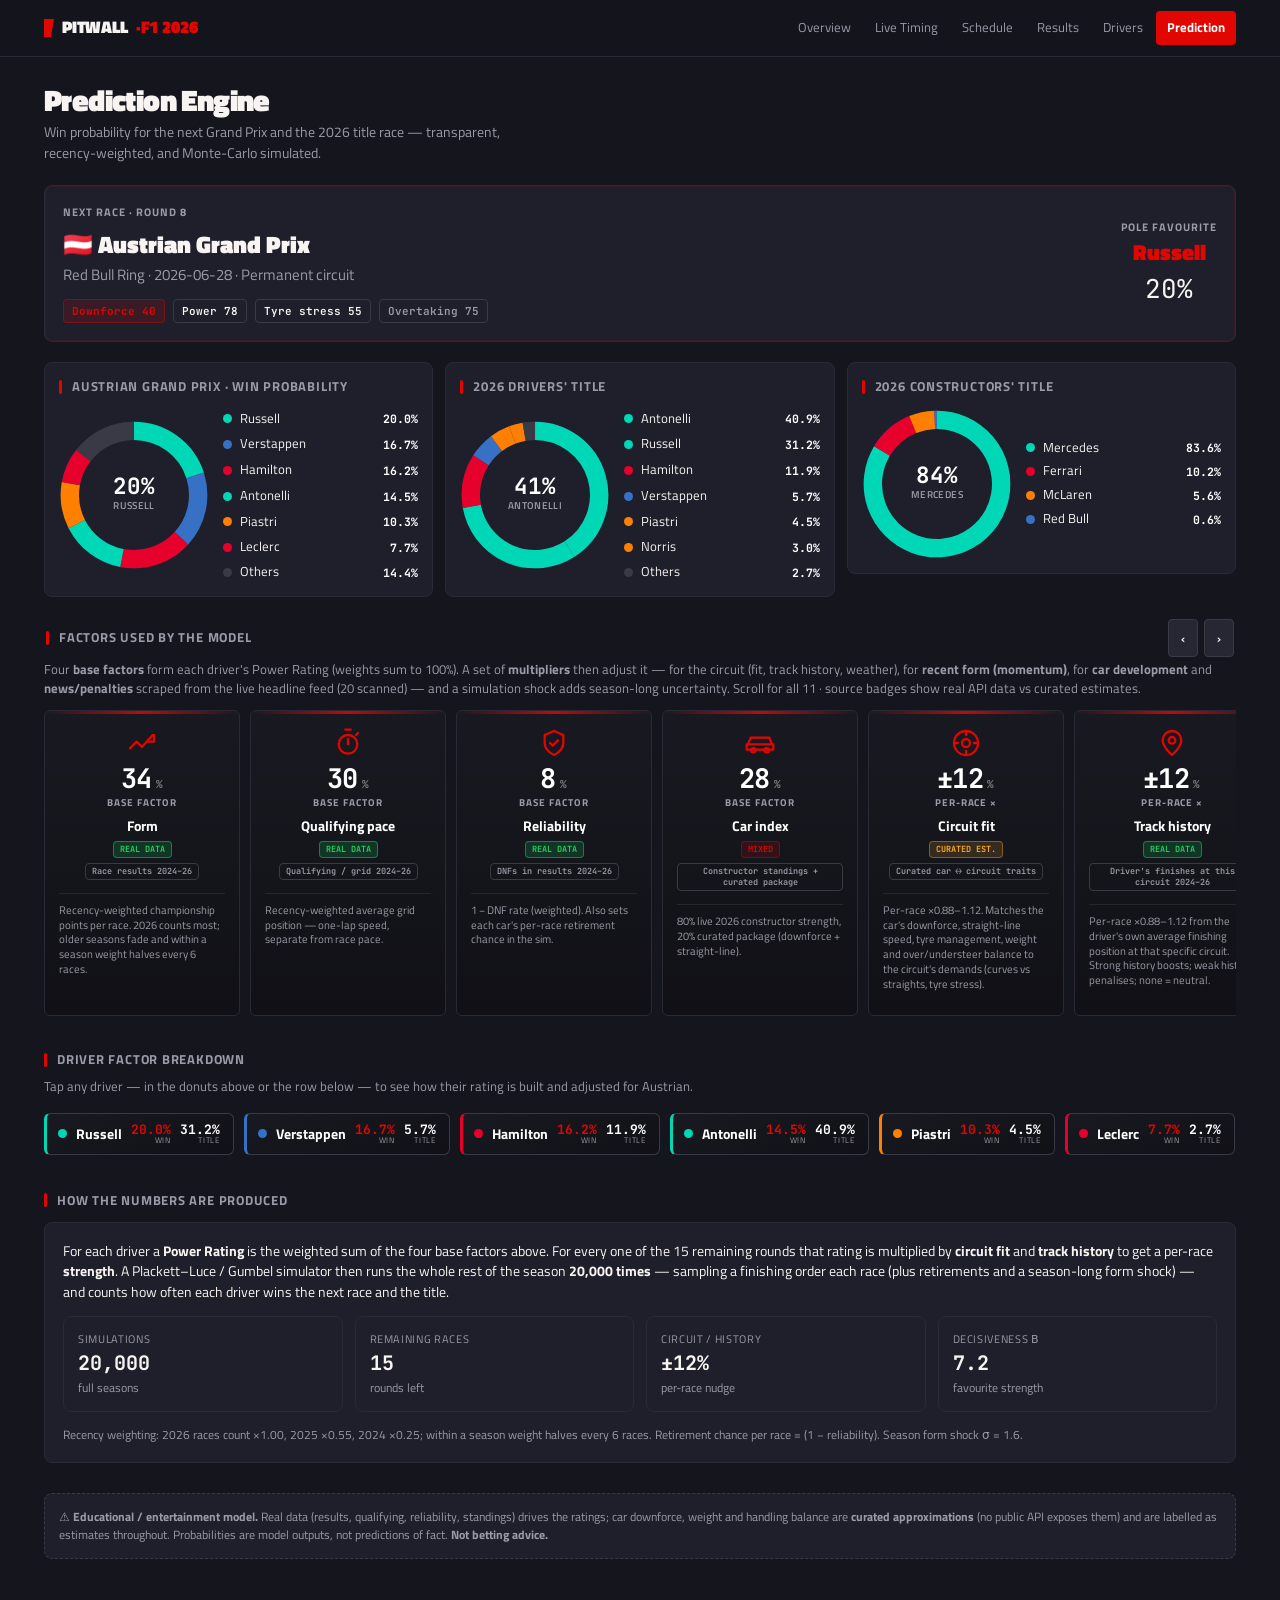
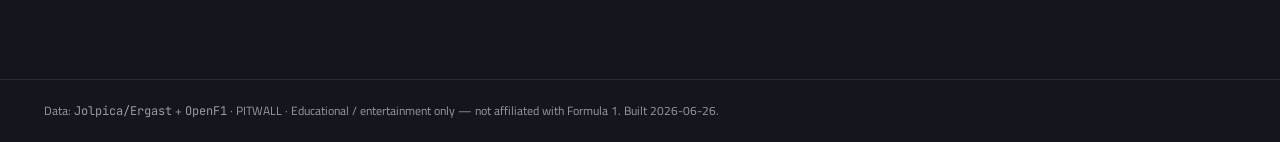
<file: site/prediction.html>
<!DOCTYPE html>
<html lang="en">
<head>
<meta charset="utf-8">
<meta name="viewport" content="width=device-width,initial-scale=1">
<title>PITWALL F1 · Prediction</title>
<link rel="preconnect" href="https://fonts.googleapis.com">
<link rel="preconnect" href="https://fonts.gstatic.com" crossorigin>
<link href="https://fonts.googleapis.com/css2?family=Titillium+Web:wght@400;600;700;900&family=JetBrains+Mono:wght@500;700&display=swap" rel="stylesheet">
<link rel="stylesheet" href="assets/theme.css">

</head>
<body>
<header><div class="wrap hbar">
  <a class="logo" href="dashboard.html"><span class="sq"></span>PITWALL<span class="mk">·F1 2026</span></a>
  
  <button class="menu-btn" onclick="toggleMenu()">≡</button>
  <nav class="tabs"><a href="dashboard.html">Overview</a><a href="live-timing.html">Live Timing</a><a href="schedule.html">Schedule</a><a href="results.html">Results</a><a href="drivers.html">Drivers</a><a href="prediction.html" class="active">Prediction</a></nav>
</div></header>
<main><div class="wrap">
<div class="page-head"><div><h1>Prediction Engine</h1><p>Win probability for the next Grand Prix and the 2026 title race — transparent, recency-weighted, and Monte-Carlo simulated.</p></div></div>
    <div class="card glow card-pad" style="display:grid;grid-template-columns:1fr auto;gap:18px;align-items:center">
      <div><div class="caps">Next race · Round 8</div>
        <h2 style="font-size:24px;font-weight:800;margin:6px 0 2px">🇦🇹 Austrian Grand Prix</h2>
        <div class="muted">Red Bull Ring · 2026-06-28 · Permanent circuit</div>
        <div class="flex gap8 wrap-f" style="margin-top:12px">
          <span class="chip lime">Downforce 40</span>
          <span class="chip">Power 78</span>
          <span class="chip">Tyre stress 55</span>
          <span class="chip dim">Overtaking 75</span>
        </div></div>
      <div class="center"><div class="caps">Pole favourite</div>
        <div style="font-family:'Titillium Web';font-weight:800;font-size:22px;color:var(--lime)">Russell</div>
        <div class="mono" style="font-size:26px">20%</div></div>
    </div><div class="grid g3" style="margin-top:20px;align-items:start"><div class="card"><div class="sec-title" style="margin-top:0">Austrian Grand Prix · Win Probability</div><div class="dn-wrap"><svg viewBox="0 0 180 180" class="dn-svg"><circle cx="90.0" cy="90.0" r="77.00" fill="none" stroke="rgba(255,255,255,.07)" stroke-width="22"/><path d="M90.00 13.00 A77.00 77.00 0 0 1 163.29 66.39" fill="none" stroke="#00D7B6" stroke-width="22"><title>Russell · 20.0%</title></path><path d="M163.29 66.39 A77.00 77.00 0 0 1 146.92 141.86" fill="none" stroke="#3671C6" stroke-width="22"><title>Verstappen · 16.7%</title></path><path d="M146.92 141.86 A77.00 77.00 0 0 1 75.52 165.63" fill="none" stroke="#E8002D" stroke-width="22"><title>Hamilton · 16.2%</title></path><path d="M75.52 165.63 A77.00 77.00 0 0 1 21.33 124.83" fill="none" stroke="#00D7B6" stroke-width="22"><title>Antonelli · 14.5%</title></path><path d="M21.33 124.83 A77.00 77.00 0 0 1 14.21 76.38" fill="none" stroke="#FF8000" stroke-width="22"><title>Piastri · 10.3%</title></path><path d="M14.21 76.38 A77.00 77.00 0 0 1 29.28 42.65" fill="none" stroke="#E8002D" stroke-width="22"><title>Leclerc · 7.7%</title></path><path d="M29.28 42.65 A77.00 77.00 0 0 1 89.85 13.00" fill="none" stroke="#3a3a46" stroke-width="22"><title>Others · 14.4%</title></path><text x="90.0" y="89.0" text-anchor="middle" class="dn-fig">20%</text><text x="90.0" y="107.0" text-anchor="middle" class="dn-sub">Russell</text></svg><div class="dn-legend"><div class="dn-row click" onclick="openPred('russell')" title="Factor breakdown"><span class="teamdot" style="--c:#00D7B6"></span><span class="dn-name">Russell</span><span class="dn-pct">20.0%</span></div><div class="dn-row click" onclick="openPred('max_verstappen')" title="Factor breakdown"><span class="teamdot" style="--c:#3671C6"></span><span class="dn-name">Verstappen</span><span class="dn-pct">16.7%</span></div><div class="dn-row click" onclick="openPred('hamilton')" title="Factor breakdown"><span class="teamdot" style="--c:#E8002D"></span><span class="dn-name">Hamilton</span><span class="dn-pct">16.2%</span></div><div class="dn-row click" onclick="openPred('antonelli')" title="Factor breakdown"><span class="teamdot" style="--c:#00D7B6"></span><span class="dn-name">Antonelli</span><span class="dn-pct">14.5%</span></div><div class="dn-row click" onclick="openPred('piastri')" title="Factor breakdown"><span class="teamdot" style="--c:#FF8000"></span><span class="dn-name">Piastri</span><span class="dn-pct">10.3%</span></div><div class="dn-row click" onclick="openPred('leclerc')" title="Factor breakdown"><span class="teamdot" style="--c:#E8002D"></span><span class="dn-name">Leclerc</span><span class="dn-pct">7.7%</span></div><div class="dn-row"><span class="teamdot" style="--c:#3a3a46"></span><span class="dn-name">Others</span><span class="dn-pct">14.4%</span></div></div></div></div><div class="card"><div class="sec-title" style="margin-top:0">2026 Drivers' Title</div><div class="dn-wrap"><svg viewBox="0 0 180 180" class="dn-svg"><circle cx="90.0" cy="90.0" r="77.00" fill="none" stroke="rgba(255,255,255,.07)" stroke-width="22"/><path d="M90.00 13.00 A77.00 77.00 0 0 1 131.50 154.86" fill="none" stroke="#00D7B6" stroke-width="22"><title>Antonelli · 40.9%</title></path><path d="M131.50 154.86 A77.00 77.00 0 0 1 14.23 103.71" fill="none" stroke="#00D7B6" stroke-width="22"><title>Russell · 31.2%</title></path><path d="M14.23 103.71 A77.00 77.00 0 0 1 25.22 48.37" fill="none" stroke="#E8002D" stroke-width="22"><title>Hamilton · 11.9%</title></path><path d="M25.22 48.37 A77.00 77.00 0 0 1 43.88 28.34" fill="none" stroke="#3671C6" stroke-width="22"><title>Verstappen · 5.7%</title></path><path d="M43.88 28.34 A77.00 77.00 0 0 1 62.87 17.94" fill="none" stroke="#FF8000" stroke-width="22"><title>Piastri · 4.5%</title></path><path d="M62.87 17.94 A77.00 77.00 0 0 1 76.95 14.11" fill="none" stroke="#FF8000" stroke-width="22"><title>Norris · 3.0%</title></path><path d="M76.95 14.11 A77.00 77.00 0 0 1 90.05 13.00" fill="none" stroke="#3a3a46" stroke-width="22"><title>Others · 2.7%</title></path><text x="90.0" y="89.0" text-anchor="middle" class="dn-fig">41%</text><text x="90.0" y="107.0" text-anchor="middle" class="dn-sub">Antonelli</text></svg><div class="dn-legend"><div class="dn-row click" onclick="openPred('antonelli')" title="Factor breakdown"><span class="teamdot" style="--c:#00D7B6"></span><span class="dn-name">Antonelli</span><span class="dn-pct">40.9%</span></div><div class="dn-row click" onclick="openPred('russell')" title="Factor breakdown"><span class="teamdot" style="--c:#00D7B6"></span><span class="dn-name">Russell</span><span class="dn-pct">31.2%</span></div><div class="dn-row click" onclick="openPred('hamilton')" title="Factor breakdown"><span class="teamdot" style="--c:#E8002D"></span><span class="dn-name">Hamilton</span><span class="dn-pct">11.9%</span></div><div class="dn-row click" onclick="openPred('max_verstappen')" title="Factor breakdown"><span class="teamdot" style="--c:#3671C6"></span><span class="dn-name">Verstappen</span><span class="dn-pct">5.7%</span></div><div class="dn-row click" onclick="openPred('piastri')" title="Factor breakdown"><span class="teamdot" style="--c:#FF8000"></span><span class="dn-name">Piastri</span><span class="dn-pct">4.5%</span></div><div class="dn-row click" onclick="openPred('norris')" title="Factor breakdown"><span class="teamdot" style="--c:#FF8000"></span><span class="dn-name">Norris</span><span class="dn-pct">3.0%</span></div><div class="dn-row"><span class="teamdot" style="--c:#3a3a46"></span><span class="dn-name">Others</span><span class="dn-pct">2.7%</span></div></div></div></div><div class="card"><div class="sec-title" style="margin-top:0">2026 Constructors' Title</div><div class="dn-wrap"><svg viewBox="0 0 180 180" class="dn-svg"><circle cx="90.0" cy="90.0" r="77.00" fill="none" stroke="rgba(255,255,255,.07)" stroke-width="22"/><path d="M90.00 13.00 A77.00 77.00 0 1 1 23.97 50.39" fill="none" stroke="#00D7B6" stroke-width="22"><title>Mercedes · 83.6%</title></path><path d="M23.97 50.39 A77.00 77.00 0 0 1 60.85 18.73" fill="none" stroke="#E8002D" stroke-width="22"><title>Ferrari · 10.2%</title></path><path d="M60.85 18.73 A77.00 77.00 0 0 1 87.29 13.05" fill="none" stroke="#FF8000" stroke-width="22"><title>McLaren · 5.6%</title></path><path d="M87.29 13.05 A77.00 77.00 0 0 1 90.00 13.00" fill="none" stroke="#3671C6" stroke-width="22"><title>Red Bull · 0.6%</title></path><text x="90.0" y="89.0" text-anchor="middle" class="dn-fig">84%</text><text x="90.0" y="107.0" text-anchor="middle" class="dn-sub">Mercedes</text></svg><div class="dn-legend"><div class="dn-row"><span class="teamdot" style="--c:#00D7B6"></span><span class="dn-name">Mercedes</span><span class="dn-pct">83.6%</span></div><div class="dn-row"><span class="teamdot" style="--c:#E8002D"></span><span class="dn-name">Ferrari</span><span class="dn-pct">10.2%</span></div><div class="dn-row"><span class="teamdot" style="--c:#FF8000"></span><span class="dn-name">McLaren</span><span class="dn-pct">5.6%</span></div><div class="dn-row"><span class="teamdot" style="--c:#3671C6"></span><span class="dn-name">Red Bull</span><span class="dn-pct">0.6%</span></div></div></div></div></div><div class="rc-head" style="margin-top:22px"><div class="sec-title" style="margin:0">Factors used by the model</div><div class="rc-nav"><button class="btn icon" onclick="document.getElementById('facRow').scrollBy({left:-300,behavior:'smooth'})" title="Scroll left">‹</button><button class="btn icon" onclick="document.getElementById('facRow').scrollBy({left:300,behavior:'smooth'})" title="Scroll right">›</button></div></div><p class="muted" style="font-size:12.5px;margin:-4px 0 10px">Four <b>base factors</b> form each driver's Power Rating (weights sum to 100%). A set of <b>multipliers</b> then adjust it — for the circuit (fit, track history, weather), for <b>recent form (momentum)</b>, for <b>car development</b> and <b>news/penalties</b> scraped from the live headline feed (20 scanned) — and a simulation shock adds season-long uncertainty. Scroll for all 11 · source badges show real API data vs curated estimates.</p><div class="rc-row" id="facRow">
        <div class="stat-tile fac-tile">
          <div class="st-icon"><svg viewBox="0 0 24 24" fill="none" stroke="currentColor" stroke-width="1.7" stroke-linecap="round" stroke-linejoin="round"><path d="M3 16l5-5 4 4 8-9"/><path d="M21 6v5h-5"/></svg></div>
          <div class="st-fig">34<span class="st-unit">%</span></div>
          <div class="st-label">Base factor</div>
          <div class="st-name">Form</div>
          <div class="fac-foot">
            <span class="chip green">REAL DATA</span>
            <span class="chip dim">Race results 2024–26</span>
          </div>
          <div class="st-desc">Recency-weighted championship points per race. 2026 counts most; older seasons fade and within a season weight halves every 6 races.</div>
        </div>
        <div class="stat-tile fac-tile">
          <div class="st-icon"><svg viewBox="0 0 24 24" fill="none" stroke="currentColor" stroke-width="1.7" stroke-linecap="round" stroke-linejoin="round"><circle cx="12" cy="13" r="7"/><path d="M12 13V9M10 2h4M18 6l1.5-1.5"/></svg></div>
          <div class="st-fig">30<span class="st-unit">%</span></div>
          <div class="st-label">Base factor</div>
          <div class="st-name">Qualifying pace</div>
          <div class="fac-foot">
            <span class="chip green">REAL DATA</span>
            <span class="chip dim">Qualifying / grid 2024–26</span>
          </div>
          <div class="st-desc">Recency-weighted average grid position — one-lap speed, separate from race pace.</div>
        </div>
        <div class="stat-tile fac-tile">
          <div class="st-icon"><svg viewBox="0 0 24 24" fill="none" stroke="currentColor" stroke-width="1.7" stroke-linecap="round" stroke-linejoin="round"><path d="M12 3l7 3v6c0 4-3 7-7 9-4-2-7-5-7-9V6l7-3z"/><path d="M9 12l2 2 4-4"/></svg></div>
          <div class="st-fig">8<span class="st-unit">%</span></div>
          <div class="st-label">Base factor</div>
          <div class="st-name">Reliability</div>
          <div class="fac-foot">
            <span class="chip green">REAL DATA</span>
            <span class="chip dim">DNFs in results 2024–26</span>
          </div>
          <div class="st-desc">1 − DNF rate (weighted). Also sets each car&#x27;s per-race retirement chance in the sim.</div>
        </div>
        <div class="stat-tile fac-tile">
          <div class="st-icon"><svg viewBox="0 0 24 24" fill="none" stroke="currentColor" stroke-width="1.7" stroke-linecap="round" stroke-linejoin="round"><path d="M3 13l2-5h14l2 5M2 13h20v4H2z"/><circle cx="7" cy="17.5" r="1.6"/><circle cx="17" cy="17.5" r="1.6"/></svg></div>
          <div class="st-fig">28<span class="st-unit">%</span></div>
          <div class="st-label">Base factor</div>
          <div class="st-name">Car index</div>
          <div class="fac-foot">
            <span class="chip lime">MIXED</span>
            <span class="chip dim">Constructor standings + curated package</span>
          </div>
          <div class="st-desc">80% live 2026 constructor strength, 20% curated package (downforce + straight-line).</div>
        </div>
        <div class="stat-tile fac-tile">
          <div class="st-icon"><svg viewBox="0 0 24 24" fill="none" stroke="currentColor" stroke-width="1.7" stroke-linecap="round" stroke-linejoin="round"><circle cx="12" cy="12" r="9"/><circle cx="12" cy="12" r="3"/><path d="M12 3v3M12 18v3M3 12h3M18 12h3"/></svg></div>
          <div class="st-fig">±12<span class="st-unit">%</span></div>
          <div class="st-label">Per-race ×</div>
          <div class="st-name">Circuit fit</div>
          <div class="fac-foot">
            <span class="chip amber">CURATED EST.</span>
            <span class="chip dim">Curated car ↔ circuit traits</span>
          </div>
          <div class="st-desc">Per-race ×0.88–1.12. Matches the car&#x27;s downforce, straight-line speed, tyre management, weight and over/understeer balance to the circuit&#x27;s demands (curves vs straights, tyre stress).</div>
        </div>
        <div class="stat-tile fac-tile">
          <div class="st-icon"><svg viewBox="0 0 24 24" fill="none" stroke="currentColor" stroke-width="1.7" stroke-linecap="round" stroke-linejoin="round"><path d="M12 21s7-6 7-11a7 7 0 1 0-14 0c0 5 7 11 7 11z"/><circle cx="12" cy="10" r="2.5"/></svg></div>
          <div class="st-fig">±12<span class="st-unit">%</span></div>
          <div class="st-label">Per-race ×</div>
          <div class="st-name">Track history</div>
          <div class="fac-foot">
            <span class="chip green">REAL DATA</span>
            <span class="chip dim">Driver&#x27;s finishes at this circuit 2024–26</span>
          </div>
          <div class="st-desc">Per-race ×0.88–1.12 from the driver&#x27;s own average finishing position at that specific circuit. Strong history boosts; weak history penalises; none = neutral.</div>
        </div>
        <div class="stat-tile fac-tile">
          <div class="st-icon"><svg viewBox="0 0 24 24" fill="none" stroke="currentColor" stroke-width="1.7" stroke-linecap="round" stroke-linejoin="round"><path d="M7 16a4 4 0 1 1 1-7.9A5 5 0 0 1 18 9a3.5 3.5 0 0 1 0 7H7z"/><path d="M9 19l-1 2M13 19l-1 2M17 19l-1 2"/></svg></div>
          <div class="st-fig">WET<span class="st-unit"></span></div>
          <div class="st-label">Per-race ×</div>
          <div class="st-name">Weather (wet pace)</div>
          <div class="fac-foot">
            <span class="chip lime">MIXED</span>
            <span class="chip dim">Open-Meteo forecast + curated wet skill</span>
          </div>
          <div class="st-desc">If rain is forecast for the next race, a curated driver wet-weather skill swings the odds — strong wet drivers (e.g. Verstappen, Hamilton, Alonso) gain, weaker ones lose. Scales with the rain probability; no effect on a dry forecast.</div>
        </div>
        <div class="stat-tile fac-tile">
          <div class="st-icon"><svg viewBox="0 0 24 24" fill="none" stroke="currentColor" stroke-width="1.7" stroke-linecap="round" stroke-linejoin="round"><path d="M13 2L4 14h6l-1 8 9-12h-6l1-8z"/></svg></div>
          <div class="st-fig">±8<span class="st-unit">%</span></div>
          <div class="st-label">Per-race ×</div>
          <div class="st-name">Recent form (momentum)</div>
          <div class="fac-foot">
            <span class="chip green">REAL DATA</span>
            <span class="chip dim">Last 3 races vs 2026 average</span>
          </div>
          <div class="st-desc">Next-race ×0.92–1.08. Compares a driver&#x27;s points/race over the last 3 rounds to their season average — a hot streak boosts, a slump penalises. Captures short-term form on top of the recency-weighted Form factor.</div>
        </div>
        <div class="stat-tile fac-tile">
          <div class="st-icon"><svg viewBox="0 0 24 24" fill="none" stroke="currentColor" stroke-width="1.7" stroke-linecap="round" stroke-linejoin="round"><circle cx="12" cy="12" r="3"/><path d="M12 2v3M12 19v3M2 12h3M19 12h3M5 5l2 2M17 17l2 2M19 5l-2 2M7 17l-2 2"/></svg></div>
          <div class="st-fig">+5<span class="st-unit">%</span></div>
          <div class="st-label">Per-race ×</div>
          <div class="st-name">Car development (news)</div>
          <div class="fac-foot">
            <span class="chip lime">MIXED</span>
            <span class="chip dim">Upgrade mentions in the live news feed</span>
          </div>
          <div class="st-desc">Season-long ×1.00–1.05 per team. Counts how often each team&#x27;s car upgrades (new floor/wing/package) appear in the headlines as a proxy for development rate. Persistent — applies to every remaining race.</div>
        </div>
        <div class="stat-tile fac-tile">
          <div class="st-icon"><svg viewBox="0 0 24 24" fill="none" stroke="currentColor" stroke-width="1.7" stroke-linecap="round" stroke-linejoin="round"><path d="M4 5h13v14H4z"/><path d="M17 8h3v9a2 2 0 0 1-2 2M7 9h7M7 12h7M7 15h4"/></svg></div>
          <div class="st-fig">±4<span class="st-unit">%</span></div>
          <div class="st-label">Per-race ×</div>
          <div class="st-name">News &amp; penalties</div>
          <div class="fac-foot">
            <span class="chip lime">MIXED</span>
            <span class="chip dim">Sentiment + penalties scraped from headlines</span>
          </div>
          <div class="st-desc">Next-race ×0.96–1.04 from driver news sentiment, plus a ×0.82 hit if a grid/engine penalty is reported. Keyword-based and deliberately small — news is noisy.</div>
        </div>
        <div class="stat-tile fac-tile">
          <div class="st-icon"><svg viewBox="0 0 24 24" fill="none" stroke="currentColor" stroke-width="1.7" stroke-linecap="round" stroke-linejoin="round"><rect x="4" y="4" width="16" height="16" rx="3"/><circle cx="9" cy="9" r="1.1" fill="currentColor"/><circle cx="15" cy="9" r="1.1" fill="currentColor"/><circle cx="9" cy="15" r="1.1" fill="currentColor"/><circle cx="15" cy="15" r="1.1" fill="currentColor"/></svg></div>
          <div class="st-fig">20<span class="st-unit">k sims</span></div>
          <div class="st-label">Simulation</div>
          <div class="st-name">Form uncertainty</div>
          <div class="fac-foot">
            <span class="chip dim">MODEL</span>
            <span class="chip dim">Per-simulation random shock</span>
          </div>
          <div class="st-desc">Each of the 20k simulated seasons draws a constant per-driver strength shock (upgrades, slumps) so the points leader isn&#x27;t a near-certainty.</div>
        </div></div><div class="sec-title">Driver Factor Breakdown</div><p class="muted" style="font-size:12.5px;margin:-4px 0 12px">Tap any driver — in the donuts above or the row below — to see how their rating is built and adjusted for Austrian.</p><div class="pred-strip"><button class="pred-card" style="--c:#00D7B6" onclick="openPred('russell')"><span class="teamdot" style="--c:#00D7B6"></span><span class="pc-name">Russell</span><span class="pc-stat"><b>20.0%</b><small>win</small></span><span class="pc-stat t"><b>31.2%</b><small>title</small></span></button><button class="pred-card" style="--c:#3671C6" onclick="openPred('max_verstappen')"><span class="teamdot" style="--c:#3671C6"></span><span class="pc-name">Verstappen</span><span class="pc-stat"><b>16.7%</b><small>win</small></span><span class="pc-stat t"><b>5.7%</b><small>title</small></span></button><button class="pred-card" style="--c:#E8002D" onclick="openPred('hamilton')"><span class="teamdot" style="--c:#E8002D"></span><span class="pc-name">Hamilton</span><span class="pc-stat"><b>16.2%</b><small>win</small></span><span class="pc-stat t"><b>11.9%</b><small>title</small></span></button><button class="pred-card" style="--c:#00D7B6" onclick="openPred('antonelli')"><span class="teamdot" style="--c:#00D7B6"></span><span class="pc-name">Antonelli</span><span class="pc-stat"><b>14.5%</b><small>win</small></span><span class="pc-stat t"><b>40.9%</b><small>title</small></span></button><button class="pred-card" style="--c:#FF8000" onclick="openPred('piastri')"><span class="teamdot" style="--c:#FF8000"></span><span class="pc-name">Piastri</span><span class="pc-stat"><b>10.3%</b><small>win</small></span><span class="pc-stat t"><b>4.5%</b><small>title</small></span></button><button class="pred-card" style="--c:#E8002D" onclick="openPred('leclerc')"><span class="teamdot" style="--c:#E8002D"></span><span class="pc-name">Leclerc</span><span class="pc-stat"><b>7.7%</b><small>win</small></span><span class="pc-stat t"><b>2.7%</b><small>title</small></span></button><button class="pred-card" style="--c:#FF8000" onclick="openPred('norris')"><span class="teamdot" style="--c:#FF8000"></span><span class="pc-name">Norris</span><span class="pc-stat"><b>7.5%</b><small>win</small></span><span class="pc-stat t"><b>3.0%</b><small>title</small></span></button><button class="pred-card" style="--c:#3671C6" onclick="openPred('hadjar')"><span class="teamdot" style="--c:#3671C6"></span><span class="pc-name">Hadjar</span><span class="pc-stat"><b>1.7%</b><small>win</small></span><span class="pc-stat t"><b>0.0%</b><small>title</small></span></button><button class="pred-card" style="--c:#64C4FF" onclick="openPred('sainz')"><span class="teamdot" style="--c:#64C4FF"></span><span class="pc-name">Sainz</span><span class="pc-stat"><b>0.8%</b><small>win</small></span><span class="pc-stat t"><b>0.0%</b><small>title</small></span></button><button class="pred-card" style="--c:#0093CC" onclick="openPred('gasly')"><span class="teamdot" style="--c:#0093CC"></span><span class="pc-name">Gasly</span><span class="pc-stat"><b>0.7%</b><small>win</small></span><span class="pc-stat t"><b>0.0%</b><small>title</small></span></button><button class="pred-card" style="--c:#6692FF" onclick="openPred('lawson')"><span class="teamdot" style="--c:#6692FF"></span><span class="pc-name">Lawson</span><span class="pc-stat"><b>0.7%</b><small>win</small></span><span class="pc-stat t"><b>0.0%</b><small>title</small></span></button><button class="pred-card" style="--c:#6692FF" onclick="openPred('arvid_lindblad')"><span class="teamdot" style="--c:#6692FF"></span><span class="pc-name">Lindblad</span><span class="pc-stat"><b>0.5%</b><small>win</small></span><span class="pc-stat t"><b>0.0%</b><small>title</small></span></button><button class="pred-card" style="--c:#0093CC" onclick="openPred('colapinto')"><span class="teamdot" style="--c:#0093CC"></span><span class="pc-name">Colapinto</span><span class="pc-stat"><b>0.4%</b><small>win</small></span><span class="pc-stat t"><b>0.0%</b><small>title</small></span></button><button class="pred-card" style="--c:#B6BABD" onclick="openPred('ocon')"><span class="teamdot" style="--c:#B6BABD"></span><span class="pc-name">Ocon</span><span class="pc-stat"><b>0.4%</b><small>win</small></span><span class="pc-stat t"><b>0.0%</b><small>title</small></span></button></div><div class="drv-modal" id="pred-modal" onclick="closePred(event)"><div class="drv-detail pred-detail" id="pred-detail" onclick="event.stopPropagation()"></div></div>
    <div class="sec-title">How the numbers are produced</div>
    <div class="card card-pad">
      <p style="font-size:13.5px">For each driver a <b>Power Rating</b> is the weighted sum of the four base
      factors above. For every one of the 15 remaining rounds that rating is multiplied
      by <b>circuit fit</b> and <b>track history</b> to get a per-race <b>strength</b>. A Plackett–Luce /
      Gumbel simulator then runs the whole rest of the season <b>20,000 times</b> — sampling a
      finishing order each race (plus retirements and a season-long form shock) — and counts how often each
      driver wins the next race and the title.</p>
      <div class="grid g4" style="margin-top:14px">
        <div class="card kpi"><span class="k-label">Simulations</span><span class="k-val sm">20,000</span><span class="k-sub">full seasons</span></div>
        <div class="card kpi"><span class="k-label">Remaining races</span><span class="k-val sm">15</span><span class="k-sub">rounds left</span></div>
        <div class="card kpi"><span class="k-label">Circuit / history</span><span class="k-val sm">±12%</span><span class="k-sub">per-race nudge</span></div>
        <div class="card kpi"><span class="k-label">Decisiveness β</span><span class="k-val sm">7.2</span><span class="k-sub">favourite strength</span></div>
      </div>
      <p class="muted" style="font-size:12px;margin-top:14px">
        Recency weighting: 2026 races count ×1.00, 2025 ×0.55,
        2024 ×0.25; within a season weight halves every 6 races.
        Retirement chance per race = (1 − reliability). Season form shock σ = 1.6.
      </p>
    </div>
    <div class="disclaimer">⚠️ <b>Educational / entertainment model.</b> Real data (results, qualifying,
    reliability, standings) drives the ratings; car downforce, weight and handling balance are
    <b>curated approximations</b> (no public API exposes them) and are labelled as estimates throughout.
    Probabilities are model outputs, not predictions of fact. <b>Not betting advice.</b></div>
</div></main>
<footer><div class="wrap">
  Data: <span class="mono">Jolpica/Ergast</span> + <span class="mono">OpenF1</span> ·
  PITWALL · Educational / entertainment only — not affiliated with Formula 1.
  Built 2026-06-26.
</div></footer>
<script id="DATA" type="application/json">{"russell":"<button class=\"drv-close\" onclick=\"closePred(event)\">\u2039 Back</button><div class=\"pred-head\"><span class=\"teamdot\" style=\"--c:#00D7B6\"></span><b style=\"font-size:18px\">George Russell</b><span class=\"muted\" style=\"font-size:12.5px\">Mercedes</span><span style=\"margin-left:auto\" class=\"chip lime\">20.0% win</span><span class=\"chip green\">51% podium</span><span class=\"chip\">31.2% title</span></div>\n          <div>\n            <div class=\"caps\" style=\"margin-bottom:6px\">Base power rating = 0.896 (weighted sum)</div>\n            <div class=\"barrow\"><span class=\"blabel\">Form \u00d70.34</span><span class=\"bar \"><i style=\"width:86%\"></i></span><span class=\"bval\">+29</span></div>\n            <div class=\"barrow\"><span class=\"blabel\">Qualifying \u00d70.30</span><span class=\"bar \"><i style=\"width:87%\"></i></span><span class=\"bval\">P4</span></div>\n            <div class=\"barrow\"><span class=\"blabel\">Reliability \u00d70.08</span><span class=\"bar \"><i style=\"width:92%\"></i></span><span class=\"bval\">+7</span></div>\n            <div class=\"barrow\"><span class=\"blabel\">Car index \u00d70.28</span><span class=\"bar \"><i style=\"width:97%\"></i></span><span class=\"bval\">+27</span></div>\n            <div class=\"divider\"></div>\n            <div class=\"caps\" style=\"margin-bottom:6px\">Per-race multipliers \u00b7 Austrian</div>\n            <div class=\"flex gap8 wrap-f\" style=\"font-size:12px\">\n              <span class=\"chip green\">Circuit fit +0.9%</span>\n              <span class=\"chip green\">Track history +7.7%</span>\n              <span class=\"chip dim\">3.8 avg finish</span>\n              <span class=\"chip dim\">Balance: Neutral</span>\n              <span class=\"chip dim\">~770 kg</span>\n            </div>\n            <div class=\"muted\" style=\"font-size:11px;margin-top:8px\">Circuit-fit parts \u2014 downforce -2.4 \u00b7 power +2.3 \u00b7 tyre +0.0 \u00b7 weight +0.3 \u00b7 balance +0.7</div>\n            <div class=\"divider\"></div>\n            <div class=\"caps\" style=\"margin-bottom:6px\">Recent form \u00b7 development \u00b7 news</div>\n            <div class=\"flex gap8 wrap-f\" style=\"font-size:12px\">\n              <span class=\"chip red\">Momentum -6.1%</span>\n              <span class=\"chip dim\">last 3: 6.0 vs 12.1 pts/race</span>\n              <span class=\"chip green\">Car dev +1.2% \u00b7 1 upgrade news</span>\n              <span class=\"chip dim\">News +0.0% \u00b7 0 mentions</span>\n              \n            </div>\n            <div class=\"divider\"></div>\n            <div class=\"flex gap8 wrap-f\" style=\"font-size:12px\">\n              <span class=\"chip lime\">Race strength 0.986</span>\n              <span class=\"chip dim\">= rating 0.896 \u00d7 fit 1.009 \u00d7 history 1.077 \u00d7 dev 1.012</span>\n              <span class=\"chip red\">Next-race \u00d70.949</span>\n              <span class=\"chip dim\">Exp. pts here 13.5</span>\n            </div>\n          </div>","max_verstappen":"<button class=\"drv-close\" onclick=\"closePred(event)\">\u2039 Back</button><div class=\"pred-head\"><span class=\"teamdot\" style=\"--c:#3671C6\"></span><b style=\"font-size:18px\">Max Verstappen</b><span class=\"muted\" style=\"font-size:12.5px\">Red Bull</span><span style=\"margin-left:auto\" class=\"chip lime\">16.7% win</span><span class=\"chip green\">45% podium</span><span class=\"chip\">5.7% title</span></div>\n          <div>\n            <div class=\"caps\" style=\"margin-bottom:6px\">Base power rating = 0.780 (weighted sum)</div>\n            <div class=\"barrow\"><span class=\"blabel\">Form \u00d70.34</span><span class=\"bar \"><i style=\"width:100%\"></i></span><span class=\"bval\">+34</span></div>\n            <div class=\"barrow\"><span class=\"blabel\">Qualifying \u00d70.30</span><span class=\"bar \"><i style=\"width:83%\"></i></span><span class=\"bval\">P4</span></div>\n            <div class=\"barrow\"><span class=\"blabel\">Reliability \u00d70.08</span><span class=\"bar \"><i style=\"width:87%\"></i></span><span class=\"bval\">+7</span></div>\n            <div class=\"barrow\"><span class=\"blabel\">Car index \u00d70.28</span><span class=\"bar \"><i style=\"width:43%\"></i></span><span class=\"bval\">+12</span></div>\n            <div class=\"divider\"></div>\n            <div class=\"caps\" style=\"margin-bottom:6px\">Per-race multipliers \u00b7 Austrian</div>\n            <div class=\"flex gap8 wrap-f\" style=\"font-size:12px\">\n              <span class=\"chip green\">Circuit fit +0.7%</span>\n              <span class=\"chip green\">Track history +6.3%</span>\n              <span class=\"chip dim\">5.0 avg finish</span>\n              <span class=\"chip dim\">Balance: Neutral</span>\n              <span class=\"chip dim\">~771 kg</span>\n            </div>\n            <div class=\"muted\" style=\"font-size:11px;margin-top:8px\">Circuit-fit parts \u2014 downforce -1.5 \u00b7 power +2.8 \u00b7 tyre +0.0 \u00b7 weight +0.2 \u00b7 balance -0.7</div>\n            <div class=\"divider\"></div>\n            <div class=\"caps\" style=\"margin-bottom:6px\">Recent form \u00b7 development \u00b7 news</div>\n            <div class=\"flex gap8 wrap-f\" style=\"font-size:12px\">\n              <span class=\"chip green\">Momentum +2.0%</span>\n              <span class=\"chip dim\">last 3: 9.0 vs 7.0 pts/race</span>\n              <span class=\"chip green\">Car dev +3.8% \u00b7 3 upgrade news</span>\n              <span class=\"chip dim\">News +0.0% \u00b7 3 mentions</span>\n              \n            </div>\n            <div class=\"divider\"></div>\n            <div class=\"flex gap8 wrap-f\" style=\"font-size:12px\">\n              <span class=\"chip lime\">Race strength 0.866</span>\n              <span class=\"chip dim\">= rating 0.780 \u00d7 fit 1.007 \u00d7 history 1.063 \u00d7 dev 1.038</span>\n              <span class=\"chip green\">Next-race \u00d71.048</span>\n              <span class=\"chip dim\">Exp. pts here 12.1</span>\n            </div>\n          </div>","hamilton":"<button class=\"drv-close\" onclick=\"closePred(event)\">\u2039 Back</button><div class=\"pred-head\"><span class=\"teamdot\" style=\"--c:#E8002D\"></span><b style=\"font-size:18px\">Lewis Hamilton</b><span class=\"muted\" style=\"font-size:12.5px\">Ferrari</span><span style=\"margin-left:auto\" class=\"chip lime\">16.2% win</span><span class=\"chip green\">45% podium</span><span class=\"chip\">11.9% title</span></div>\n          <div>\n            <div class=\"caps\" style=\"margin-bottom:6px\">Base power rating = 0.739 (weighted sum)</div>\n            <div class=\"barrow\"><span class=\"blabel\">Form \u00d70.34</span><span class=\"bar \"><i style=\"width:76%\"></i></span><span class=\"bval\">+26</span></div>\n            <div class=\"barrow\"><span class=\"blabel\">Qualifying \u00d70.30</span><span class=\"bar \"><i style=\"width:66%\"></i></span><span class=\"bval\">P8</span></div>\n            <div class=\"barrow\"><span class=\"blabel\">Reliability \u00d70.08</span><span class=\"bar \"><i style=\"width:93%\"></i></span><span class=\"bval\">+7</span></div>\n            <div class=\"barrow\"><span class=\"blabel\">Car index \u00d70.28</span><span class=\"bar \"><i style=\"width:75%\"></i></span><span class=\"bval\">+21</span></div>\n            <div class=\"divider\"></div>\n            <div class=\"caps\" style=\"margin-bottom:6px\">Per-race multipliers \u00b7 Austrian</div>\n            <div class=\"flex gap8 wrap-f\" style=\"font-size:12px\">\n              <span class=\"chip green\">Circuit fit +0.4%</span>\n              <span class=\"chip green\">Track history +7.4%</span>\n              <span class=\"chip dim\">4.0 avg finish</span>\n              <span class=\"chip dim\">Balance: Oversteer</span>\n              <span class=\"chip dim\">~772 kg</span>\n            </div>\n            <div class=\"muted\" style=\"font-size:11px;margin-top:8px\">Circuit-fit parts \u2014 downforce -1.8 \u00b7 power +3.2 \u00b7 tyre +0.0 \u00b7 weight +0.1 \u00b7 balance -1.1</div>\n            <div class=\"divider\"></div>\n            <div class=\"caps\" style=\"margin-bottom:6px\">Recent form \u00b7 development \u00b7 news</div>\n            <div class=\"flex gap8 wrap-f\" style=\"font-size:12px\">\n              <span class=\"chip green\">Momentum +5.5%</span>\n              <span class=\"chip dim\">last 3: 20.3 vs 14.9 pts/race</span>\n              <span class=\"chip green\">Car dev +1.2% \u00b7 1 upgrade news</span>\n              <span class=\"chip green\">News +1.8% \u00b7 1 mentions</span>\n              \n            </div>\n            <div class=\"divider\"></div>\n            <div class=\"flex gap8 wrap-f\" style=\"font-size:12px\">\n              <span class=\"chip lime\">Race strength 0.807</span>\n              <span class=\"chip dim\">= rating 0.739 \u00d7 fit 1.004 \u00d7 history 1.074 \u00d7 dev 1.012</span>\n              <span class=\"chip green\">Next-race \u00d71.100</span>\n              <span class=\"chip dim\">Exp. pts here 12.6</span>\n            </div>\n          </div>","antonelli":"<button class=\"drv-close\" onclick=\"closePred(event)\">\u2039 Back</button><div class=\"pred-head\"><span class=\"teamdot\" style=\"--c:#00D7B6\"></span><b style=\"font-size:18px\">Andrea Kimi Antonelli</b><span class=\"muted\" style=\"font-size:12.5px\">Mercedes</span><span style=\"margin-left:auto\" class=\"chip lime\">14.5% win</span><span class=\"chip green\">41% podium</span><span class=\"chip\">40.9% title</span></div>\n          <div>\n            <div class=\"caps\" style=\"margin-bottom:6px\">Base power rating = 0.916 (weighted sum)</div>\n            <div class=\"barrow\"><span class=\"blabel\">Form \u00d70.34</span><span class=\"bar \"><i style=\"width:99%\"></i></span><span class=\"bval\">+34</span></div>\n            <div class=\"barrow\"><span class=\"blabel\">Qualifying \u00d70.30</span><span class=\"bar \"><i style=\"width:80%\"></i></span><span class=\"bval\">P5</span></div>\n            <div class=\"barrow\"><span class=\"blabel\">Reliability \u00d70.08</span><span class=\"bar \"><i style=\"width:85%\"></i></span><span class=\"bval\">+7</span></div>\n            <div class=\"barrow\"><span class=\"blabel\">Car index \u00d70.28</span><span class=\"bar \"><i style=\"width:97%\"></i></span><span class=\"bval\">+27</span></div>\n            <div class=\"divider\"></div>\n            <div class=\"caps\" style=\"margin-bottom:6px\">Per-race multipliers \u00b7 Austrian</div>\n            <div class=\"flex gap8 wrap-f\" style=\"font-size:12px\">\n              <span class=\"chip green\">Circuit fit +0.9%</span>\n              <span class=\"chip green\">Track history +0.0%</span>\n              <span class=\"chip dim\">no prior history</span>\n              <span class=\"chip dim\">Balance: Neutral</span>\n              <span class=\"chip dim\">~770 kg</span>\n            </div>\n            <div class=\"muted\" style=\"font-size:11px;margin-top:8px\">Circuit-fit parts \u2014 downforce -2.4 \u00b7 power +2.3 \u00b7 tyre +0.0 \u00b7 weight +0.3 \u00b7 balance +0.7</div>\n            <div class=\"divider\"></div>\n            <div class=\"caps\" style=\"margin-bottom:6px\">Recent form \u00b7 development \u00b7 news</div>\n            <div class=\"flex gap8 wrap-f\" style=\"font-size:12px\">\n              <span class=\"chip red\">Momentum -3.8%</span>\n              <span class=\"chip dim\">last 3: 16.7 vs 20.4 pts/race</span>\n              <span class=\"chip green\">Car dev +1.2% \u00b7 1 upgrade news</span>\n              <span class=\"chip red\">News -1.8% \u00b7 1 mentions</span>\n              \n            </div>\n            <div class=\"divider\"></div>\n            <div class=\"flex gap8 wrap-f\" style=\"font-size:12px\">\n              <span class=\"chip lime\">Race strength 0.936</span>\n              <span class=\"chip dim\">= rating 0.916 \u00d7 fit 1.009 \u00d7 history 1.000 \u00d7 dev 1.012</span>\n              <span class=\"chip red\">Next-race \u00d70.943</span>\n              <span class=\"chip dim\">Exp. pts here 11.3</span>\n            </div>\n          </div>","piastri":"<button class=\"drv-close\" onclick=\"closePred(event)\">\u2039 Back</button><div class=\"pred-head\"><span class=\"teamdot\" style=\"--c:#FF8000\"></span><b style=\"font-size:18px\">Oscar Piastri</b><span class=\"muted\" style=\"font-size:12.5px\">McLaren</span><span style=\"margin-left:auto\" class=\"chip lime\">10.3% win</span><span class=\"chip green\">32% podium</span><span class=\"chip\">4.5% title</span></div>\n          <div>\n            <div class=\"caps\" style=\"margin-bottom:6px\">Base power rating = 0.751 (weighted sum)</div>\n            <div class=\"barrow\"><span class=\"blabel\">Form \u00d70.34</span><span class=\"bar \"><i style=\"width:80%\"></i></span><span class=\"bval\">+27</span></div>\n            <div class=\"barrow\"><span class=\"blabel\">Qualifying \u00d70.30</span><span class=\"bar \"><i style=\"width:81%\"></i></span><span class=\"bval\">P5</span></div>\n            <div class=\"barrow\"><span class=\"blabel\">Reliability \u00d70.08</span><span class=\"bar \"><i style=\"width:85%\"></i></span><span class=\"bval\">+7</span></div>\n            <div class=\"barrow\"><span class=\"blabel\">Car index \u00d70.28</span><span class=\"bar \"><i style=\"width:60%\"></i></span><span class=\"bval\">+17</span></div>\n            <div class=\"divider\"></div>\n            <div class=\"caps\" style=\"margin-bottom:6px\">Per-race multipliers \u00b7 Austrian</div>\n            <div class=\"flex gap8 wrap-f\" style=\"font-size:12px\">\n              <span class=\"chip red\">Circuit fit -0.8%</span>\n              <span class=\"chip green\">Track history +9.7%</span>\n              <span class=\"chip dim\">2.0 avg finish</span>\n              <span class=\"chip dim\">Balance: Neutral</span>\n              <span class=\"chip dim\">~769 kg</span>\n            </div>\n            <div class=\"muted\" style=\"font-size:11px;margin-top:8px\">Circuit-fit parts \u2014 downforce -2.7 \u00b7 power +1.8 \u00b7 tyre +0.0 \u00b7 weight +0.4 \u00b7 balance -0.4</div>\n            <div class=\"divider\"></div>\n            <div class=\"caps\" style=\"margin-bottom:6px\">Recent form \u00b7 development \u00b7 news</div>\n            <div class=\"flex gap8 wrap-f\" style=\"font-size:12px\">\n              <span class=\"chip red\">Momentum -0.9%</span>\n              <span class=\"chip dim\">last 3: 6.7 vs 7.6 pts/race</span>\n              <span class=\"chip dim\">Car dev +0.0% \u00b7 0 upgrade news</span>\n              <span class=\"chip dim\">News +0.0% \u00b7 0 mentions</span>\n              \n            </div>\n            <div class=\"divider\"></div>\n            <div class=\"flex gap8 wrap-f\" style=\"font-size:12px\">\n              <span class=\"chip lime\">Race strength 0.818</span>\n              <span class=\"chip dim\">= rating 0.751 \u00d7 fit 0.992 \u00d7 history 1.097 \u00d7 dev 1.000</span>\n              <span class=\"chip red\">Next-race \u00d70.994</span>\n              <span class=\"chip dim\">Exp. pts here 9.9</span>\n            </div>\n          </div>","leclerc":"<button class=\"drv-close\" onclick=\"closePred(event)\">\u2039 Back</button><div class=\"pred-head\"><span class=\"teamdot\" style=\"--c:#E8002D\"></span><b style=\"font-size:18px\">Charles Leclerc</b><span class=\"muted\" style=\"font-size:12.5px\">Ferrari</span><span style=\"margin-left:auto\" class=\"chip lime\">7.7% win</span><span class=\"chip green\">25% podium</span><span class=\"chip\">2.7% title</span></div>\n          <div>\n            <div class=\"caps\" style=\"margin-bottom:6px\">Base power rating = 0.737 (weighted sum)</div>\n            <div class=\"barrow\"><span class=\"blabel\">Form \u00d70.34</span><span class=\"bar \"><i style=\"width:69%\"></i></span><span class=\"bval\">+24</span></div>\n            <div class=\"barrow\"><span class=\"blabel\">Qualifying \u00d70.30</span><span class=\"bar \"><i style=\"width:76%\"></i></span><span class=\"bval\">P6</span></div>\n            <div class=\"barrow\"><span class=\"blabel\">Reliability \u00d70.08</span><span class=\"bar \"><i style=\"width:79%\"></i></span><span class=\"bval\">+6</span></div>\n            <div class=\"barrow\"><span class=\"blabel\">Car index \u00d70.28</span><span class=\"bar \"><i style=\"width:75%\"></i></span><span class=\"bval\">+21</span></div>\n            <div class=\"divider\"></div>\n            <div class=\"caps\" style=\"margin-bottom:6px\">Per-race multipliers \u00b7 Austrian</div>\n            <div class=\"flex gap8 wrap-f\" style=\"font-size:12px\">\n              <span class=\"chip green\">Circuit fit +0.4%</span>\n              <span class=\"chip green\">Track history +5.7%</span>\n              <span class=\"chip dim\">5.5 avg finish</span>\n              <span class=\"chip dim\">Balance: Oversteer</span>\n              <span class=\"chip dim\">~772 kg</span>\n            </div>\n            <div class=\"muted\" style=\"font-size:11px;margin-top:8px\">Circuit-fit parts \u2014 downforce -1.8 \u00b7 power +3.2 \u00b7 tyre +0.0 \u00b7 weight +0.1 \u00b7 balance -1.1</div>\n            <div class=\"divider\"></div>\n            <div class=\"caps\" style=\"margin-bottom:6px\">Recent form \u00b7 development \u00b7 news</div>\n            <div class=\"flex gap8 wrap-f\" style=\"font-size:12px\">\n              <span class=\"chip red\">Momentum -4.3%</span>\n              <span class=\"chip dim\">last 3: 4.0 vs 8.3 pts/race</span>\n              <span class=\"chip green\">Car dev +1.2% \u00b7 1 upgrade news</span>\n              <span class=\"chip dim\">News +0.0% \u00b7 0 mentions</span>\n              \n            </div>\n            <div class=\"divider\"></div>\n            <div class=\"flex gap8 wrap-f\" style=\"font-size:12px\">\n              <span class=\"chip lime\">Race strength 0.792</span>\n              <span class=\"chip dim\">= rating 0.737 \u00d7 fit 1.004 \u00d7 history 1.057 \u00d7 dev 1.012</span>\n              <span class=\"chip red\">Next-race \u00d70.965</span>\n              <span class=\"chip dim\">Exp. pts here 8.2</span>\n            </div>\n          </div>","norris":"<button class=\"drv-close\" onclick=\"closePred(event)\">\u2039 Back</button><div class=\"pred-head\"><span class=\"teamdot\" style=\"--c:#FF8000\"></span><b style=\"font-size:18px\">Lando Norris</b><span class=\"muted\" style=\"font-size:12.5px\">McLaren</span><span style=\"margin-left:auto\" class=\"chip lime\">7.5% win</span><span class=\"chip green\">25% podium</span><span class=\"chip\">3.0% title</span></div>\n          <div>\n            <div class=\"caps\" style=\"margin-bottom:6px\">Base power rating = 0.788 (weighted sum)</div>\n            <div class=\"barrow\"><span class=\"blabel\">Form \u00d70.34</span><span class=\"bar \"><i style=\"width:89%\"></i></span><span class=\"bval\">+30</span></div>\n            <div class=\"barrow\"><span class=\"blabel\">Qualifying \u00d70.30</span><span class=\"bar \"><i style=\"width:86%\"></i></span><span class=\"bval\">P4</span></div>\n            <div class=\"barrow\"><span class=\"blabel\">Reliability \u00d70.08</span><span class=\"bar \"><i style=\"width:75%\"></i></span><span class=\"bval\">+6</span></div>\n            <div class=\"barrow\"><span class=\"blabel\">Car index \u00d70.28</span><span class=\"bar \"><i style=\"width:60%\"></i></span><span class=\"bval\">+17</span></div>\n            <div class=\"divider\"></div>\n            <div class=\"caps\" style=\"margin-bottom:6px\">Per-race multipliers \u00b7 Austrian</div>\n            <div class=\"flex gap8 wrap-f\" style=\"font-size:12px\">\n              <span class=\"chip red\">Circuit fit -0.8%</span>\n              <span class=\"chip green\">Track history +4.1%</span>\n              <span class=\"chip dim\">6.9 avg finish</span>\n              <span class=\"chip dim\">Balance: Neutral</span>\n              <span class=\"chip dim\">~769 kg</span>\n            </div>\n            <div class=\"muted\" style=\"font-size:11px;margin-top:8px\">Circuit-fit parts \u2014 downforce -2.7 \u00b7 power +1.8 \u00b7 tyre +0.0 \u00b7 weight +0.4 \u00b7 balance -0.4</div>\n            <div class=\"divider\"></div>\n            <div class=\"caps\" style=\"margin-bottom:6px\">Recent form \u00b7 development \u00b7 news</div>\n            <div class=\"flex gap8 wrap-f\" style=\"font-size:12px\">\n              <span class=\"chip red\">Momentum -2.6%</span>\n              <span class=\"chip dim\">last 3: 5.0 vs 7.6 pts/race</span>\n              <span class=\"chip dim\">Car dev +0.0% \u00b7 0 upgrade news</span>\n              <span class=\"chip red\">News -1.8% \u00b7 2 mentions</span>\n              \n            </div>\n            <div class=\"divider\"></div>\n            <div class=\"flex gap8 wrap-f\" style=\"font-size:12px\">\n              <span class=\"chip lime\">Race strength 0.814</span>\n              <span class=\"chip dim\">= rating 0.788 \u00d7 fit 0.992 \u00d7 history 1.041 \u00d7 dev 1.000</span>\n              <span class=\"chip red\">Next-race \u00d70.969</span>\n              <span class=\"chip dim\">Exp. pts here 8.0</span>\n            </div>\n          </div>","hadjar":"<button class=\"drv-close\" onclick=\"closePred(event)\">\u2039 Back</button><div class=\"pred-head\"><span class=\"teamdot\" style=\"--c:#3671C6\"></span><b style=\"font-size:18px\">Isack Hadjar</b><span class=\"muted\" style=\"font-size:12.5px\">Red Bull</span><span style=\"margin-left:auto\" class=\"chip lime\">1.7% win</span><span class=\"chip green\">8% podium</span><span class=\"chip\">0.0% title</span></div>\n          <div>\n            <div class=\"caps\" style=\"margin-bottom:6px\">Base power rating = 0.469 (weighted sum)</div>\n            <div class=\"barrow\"><span class=\"blabel\">Form \u00d70.34</span><span class=\"bar \"><i style=\"width:30%\"></i></span><span class=\"bval\">+10</span></div>\n            <div class=\"barrow\"><span class=\"blabel\">Qualifying \u00d70.30</span><span class=\"bar \"><i style=\"width:61%\"></i></span><span class=\"bval\">P9</span></div>\n            <div class=\"barrow\"><span class=\"blabel\">Reliability \u00d70.08</span><span class=\"bar \"><i style=\"width:81%\"></i></span><span class=\"bval\">+6</span></div>\n            <div class=\"barrow\"><span class=\"blabel\">Car index \u00d70.28</span><span class=\"bar \"><i style=\"width:43%\"></i></span><span class=\"bval\">+12</span></div>\n            <div class=\"divider\"></div>\n            <div class=\"caps\" style=\"margin-bottom:6px\">Per-race multipliers \u00b7 Austrian</div>\n            <div class=\"flex gap8 wrap-f\" style=\"font-size:12px\">\n              <span class=\"chip green\">Circuit fit +0.7%</span>\n              <span class=\"chip red\">Track history -1.7%</span>\n              <span class=\"chip dim\">12.0 avg finish</span>\n              <span class=\"chip dim\">Balance: Neutral</span>\n              <span class=\"chip dim\">~771 kg</span>\n            </div>\n            <div class=\"muted\" style=\"font-size:11px;margin-top:8px\">Circuit-fit parts \u2014 downforce -1.5 \u00b7 power +2.8 \u00b7 tyre +0.0 \u00b7 weight +0.2 \u00b7 balance -0.7</div>\n            <div class=\"divider\"></div>\n            <div class=\"caps\" style=\"margin-bottom:6px\">Recent form \u00b7 development \u00b7 news</div>\n            <div class=\"flex gap8 wrap-f\" style=\"font-size:12px\">\n              <span class=\"chip green\">Momentum +5.1%</span>\n              <span class=\"chip dim\">last 3: 10.0 vs 4.9 pts/race</span>\n              <span class=\"chip green\">Car dev +3.8% \u00b7 3 upgrade news</span>\n              <span class=\"chip dim\">News +0.0% \u00b7 1 mentions</span>\n              \n            </div>\n            <div class=\"divider\"></div>\n            <div class=\"flex gap8 wrap-f\" style=\"font-size:12px\">\n              <span class=\"chip lime\">Race strength 0.482</span>\n              <span class=\"chip dim\">= rating 0.469 \u00d7 fit 1.007 \u00d7 history 0.983 \u00d7 dev 1.038</span>\n              <span class=\"chip green\">Next-race \u00d71.043</span>\n              <span class=\"chip dim\">Exp. pts here 4.0</span>\n            </div>\n          </div>","sainz":"<button class=\"drv-close\" onclick=\"closePred(event)\">\u2039 Back</button><div class=\"pred-head\"><span class=\"teamdot\" style=\"--c:#64C4FF\"></span><b style=\"font-size:18px\">Carlos Sainz</b><span class=\"muted\" style=\"font-size:12.5px\">Williams</span><span style=\"margin-left:auto\" class=\"chip lime\">0.8% win</span><span class=\"chip green\">4% podium</span><span class=\"chip\">0.0% title</span></div>\n          <div>\n            <div class=\"caps\" style=\"margin-bottom:6px\">Base power rating = 0.359 (weighted sum)</div>\n            <div class=\"barrow\"><span class=\"blabel\">Form \u00d70.34</span><span class=\"bar \"><i style=\"width:28%\"></i></span><span class=\"bval\">+10</span></div>\n            <div class=\"barrow\"><span class=\"blabel\">Qualifying \u00d70.30</span><span class=\"bar \"><i style=\"width:49%\"></i></span><span class=\"bval\">P11</span></div>\n            <div class=\"barrow\"><span class=\"blabel\">Reliability \u00d70.08</span><span class=\"bar \"><i style=\"width:82%\"></i></span><span class=\"bval\">+7</span></div>\n            <div class=\"barrow\"><span class=\"blabel\">Car index \u00d70.28</span><span class=\"bar \"><i style=\"width:18%\"></i></span><span class=\"bval\">+5</span></div>\n            <div class=\"divider\"></div>\n            <div class=\"caps\" style=\"margin-bottom:6px\">Per-race multipliers \u00b7 Austrian</div>\n            <div class=\"flex gap8 wrap-f\" style=\"font-size:12px\">\n              <span class=\"chip green\">Circuit fit +2.3%</span>\n              <span class=\"chip green\">Track history +8.6%</span>\n              <span class=\"chip dim\">3.0 avg finish</span>\n              <span class=\"chip dim\">Balance: Neutral</span>\n              <span class=\"chip dim\">~774 kg</span>\n            </div>\n            <div class=\"muted\" style=\"font-size:11px;margin-top:8px\">Circuit-fit parts \u2014 downforce +0.6 \u00b7 power +2.3 \u00b7 tyre +-0.0 \u00b7 weight -0.1 \u00b7 balance -0.5</div>\n            <div class=\"divider\"></div>\n            <div class=\"caps\" style=\"margin-bottom:6px\">Recent form \u00b7 development \u00b7 news</div>\n            <div class=\"flex gap8 wrap-f\" style=\"font-size:12px\">\n              <span class=\"chip red\">Momentum -0.2%</span>\n              <span class=\"chip dim\">last 3: 0.7 vs 0.9 pts/race</span>\n              <span class=\"chip dim\">Car dev +0.0% \u00b7 0 upgrade news</span>\n              <span class=\"chip dim\">News +0.0% \u00b7 0 mentions</span>\n              \n            </div>\n            <div class=\"divider\"></div>\n            <div class=\"flex gap8 wrap-f\" style=\"font-size:12px\">\n              <span class=\"chip lime\">Race strength 0.399</span>\n              <span class=\"chip dim\">= rating 0.359 \u00d7 fit 1.023 \u00d7 history 1.086 \u00d7 dev 1.000</span>\n              <span class=\"chip green\">Next-race \u00d71.007</span>\n              <span class=\"chip dim\">Exp. pts here 2.7</span>\n            </div>\n          </div>","gasly":"<button class=\"drv-close\" onclick=\"closePred(event)\">\u2039 Back</button><div class=\"pred-head\"><span class=\"teamdot\" style=\"--c:#0093CC\"></span><b style=\"font-size:18px\">Pierre Gasly</b><span class=\"muted\" style=\"font-size:12.5px\">Alpine F1 Team</span><span style=\"margin-left:auto\" class=\"chip lime\">0.7% win</span><span class=\"chip green\">4% podium</span><span class=\"chip\">0.0% title</span></div>\n          <div>\n            <div class=\"caps\" style=\"margin-bottom:6px\">Base power rating = 0.377 (weighted sum)</div>\n            <div class=\"barrow\"><span class=\"blabel\">Form \u00d70.34</span><span class=\"bar \"><i style=\"width:25%\"></i></span><span class=\"bval\">+9</span></div>\n            <div class=\"barrow\"><span class=\"blabel\">Qualifying \u00d70.30</span><span class=\"bar \"><i style=\"width:44%\"></i></span><span class=\"bval\">P12</span></div>\n            <div class=\"barrow\"><span class=\"blabel\">Reliability \u00d70.08</span><span class=\"bar \"><i style=\"width:90%\"></i></span><span class=\"bval\">+7</span></div>\n            <div class=\"barrow\"><span class=\"blabel\">Car index \u00d70.28</span><span class=\"bar \"><i style=\"width:30%\"></i></span><span class=\"bval\">+9</span></div>\n            <div class=\"divider\"></div>\n            <div class=\"caps\" style=\"margin-bottom:6px\">Per-race multipliers \u00b7 Austrian</div>\n            <div class=\"flex gap8 wrap-f\" style=\"font-size:12px\">\n              <span class=\"chip green\">Circuit fit +0.8%</span>\n              <span class=\"chip red\">Track history -1.8%</span>\n              <span class=\"chip dim\">12.1 avg finish</span>\n              <span class=\"chip dim\">Balance: Understeer</span>\n              <span class=\"chip dim\">~778 kg</span>\n            </div>\n            <div class=\"muted\" style=\"font-size:11px;margin-top:8px\">Circuit-fit parts \u2014 downforce +0.9 \u00b7 power -0.9 \u00b7 tyre +-0.0 \u00b7 weight -0.5 \u00b7 balance +1.3</div>\n            <div class=\"divider\"></div>\n            <div class=\"caps\" style=\"margin-bottom:6px\">Recent form \u00b7 development \u00b7 news</div>\n            <div class=\"flex gap8 wrap-f\" style=\"font-size:12px\">\n              <span class=\"chip green\">Momentum +2.6%</span>\n              <span class=\"chip dim\">last 3: 8.3 vs 5.7 pts/race</span>\n              <span class=\"chip dim\">Car dev +0.0% \u00b7 0 upgrade news</span>\n              <span class=\"chip dim\">News +0.0% \u00b7 0 mentions</span>\n              \n            </div>\n            <div class=\"divider\"></div>\n            <div class=\"flex gap8 wrap-f\" style=\"font-size:12px\">\n              <span class=\"chip lime\">Race strength 0.373</span>\n              <span class=\"chip dim\">= rating 0.377 \u00d7 fit 1.008 \u00d7 history 0.982 \u00d7 dev 1.000</span>\n              <span class=\"chip green\">Next-race \u00d71.032</span>\n              <span class=\"chip dim\">Exp. pts here 2.7</span>\n            </div>\n          </div>","lawson":"<button class=\"drv-close\" onclick=\"closePred(event)\">\u2039 Back</button><div class=\"pred-head\"><span class=\"teamdot\" style=\"--c:#6692FF\"></span><b style=\"font-size:18px\">Liam Lawson</b><span class=\"muted\" style=\"font-size:12.5px\">RB F1 Team</span><span style=\"margin-left:auto\" class=\"chip lime\">0.7% win</span><span class=\"chip green\">4% podium</span><span class=\"chip\">0.0% title</span></div>\n          <div>\n            <div class=\"caps\" style=\"margin-bottom:6px\">Base power rating = 0.358 (weighted sum)</div>\n            <div class=\"barrow\"><span class=\"blabel\">Form \u00d70.34</span><span class=\"bar \"><i style=\"width:20%\"></i></span><span class=\"bval\">+7</span></div>\n            <div class=\"barrow\"><span class=\"blabel\">Qualifying \u00d70.30</span><span class=\"bar \"><i style=\"width:49%\"></i></span><span class=\"bval\">P11</span></div>\n            <div class=\"barrow\"><span class=\"blabel\">Reliability \u00d70.08</span><span class=\"bar \"><i style=\"width:85%\"></i></span><span class=\"bval\">+7</span></div>\n            <div class=\"barrow\"><span class=\"blabel\">Car index \u00d70.28</span><span class=\"bar \"><i style=\"width:27%\"></i></span><span class=\"bval\">+7</span></div>\n            <div class=\"divider\"></div>\n            <div class=\"caps\" style=\"margin-bottom:6px\">Per-race multipliers \u00b7 Austrian</div>\n            <div class=\"flex gap8 wrap-f\" style=\"font-size:12px\">\n              <span class=\"chip green\">Circuit fit +0.6%</span>\n              <span class=\"chip green\">Track history +5.1%</span>\n              <span class=\"chip dim\">6.0 avg finish</span>\n              <span class=\"chip dim\">Balance: Neutral</span>\n              <span class=\"chip dim\">~773 kg</span>\n            </div>\n            <div class=\"muted\" style=\"font-size:11px;margin-top:8px\">Circuit-fit parts \u2014 downforce +0.3 \u00b7 power +0.5 \u00b7 tyre +-0.0 \u00b7 weight +0.0 \u00b7 balance -0.2</div>\n            <div class=\"divider\"></div>\n            <div class=\"caps\" style=\"margin-bottom:6px\">Recent form \u00b7 development \u00b7 news</div>\n            <div class=\"flex gap8 wrap-f\" style=\"font-size:12px\">\n              <span class=\"chip green\">Momentum +2.3%</span>\n              <span class=\"chip dim\">last 3: 6.0 vs 3.7 pts/race</span>\n              <span class=\"chip dim\">Car dev +0.0% \u00b7 0 upgrade news</span>\n              <span class=\"chip dim\">News +0.0% \u00b7 2 mentions</span>\n              \n            </div>\n            <div class=\"divider\"></div>\n            <div class=\"flex gap8 wrap-f\" style=\"font-size:12px\">\n              <span class=\"chip lime\">Race strength 0.378</span>\n              <span class=\"chip dim\">= rating 0.358 \u00d7 fit 1.006 \u00d7 history 1.051 \u00d7 dev 1.000</span>\n              <span class=\"chip green\">Next-race \u00d71.015</span>\n              <span class=\"chip dim\">Exp. pts here 2.6</span>\n            </div>\n          </div>","arvid_lindblad":"<button class=\"drv-close\" onclick=\"closePred(event)\">\u2039 Back</button><div class=\"pred-head\"><span class=\"teamdot\" style=\"--c:#6692FF\"></span><b style=\"font-size:18px\">Arvid Lindblad</b><span class=\"muted\" style=\"font-size:12.5px\">RB F1 Team</span><span style=\"margin-left:auto\" class=\"chip lime\">0.5% win</span><span class=\"chip green\">3% podium</span><span class=\"chip\">0.0% title</span></div>\n          <div>\n            <div class=\"caps\" style=\"margin-bottom:6px\">Base power rating = 0.321 (weighted sum)</div>\n            <div class=\"barrow\"><span class=\"blabel\">Form \u00d70.34</span><span class=\"bar \"><i style=\"width:14%\"></i></span><span class=\"bval\">+5</span></div>\n            <div class=\"barrow\"><span class=\"blabel\">Qualifying \u00d70.30</span><span class=\"bar \"><i style=\"width:44%\"></i></span><span class=\"bval\">P12</span></div>\n            <div class=\"barrow\"><span class=\"blabel\">Reliability \u00d70.08</span><span class=\"bar \"><i style=\"width:84%\"></i></span><span class=\"bval\">+7</span></div>\n            <div class=\"barrow\"><span class=\"blabel\">Car index \u00d70.28</span><span class=\"bar \"><i style=\"width:27%\"></i></span><span class=\"bval\">+7</span></div>\n            <div class=\"divider\"></div>\n            <div class=\"caps\" style=\"margin-bottom:6px\">Per-race multipliers \u00b7 Austrian</div>\n            <div class=\"flex gap8 wrap-f\" style=\"font-size:12px\">\n              <span class=\"chip green\">Circuit fit +0.6%</span>\n              <span class=\"chip green\">Track history +0.0%</span>\n              <span class=\"chip dim\">no prior history</span>\n              <span class=\"chip dim\">Balance: Neutral</span>\n              <span class=\"chip dim\">~773 kg</span>\n            </div>\n            <div class=\"muted\" style=\"font-size:11px;margin-top:8px\">Circuit-fit parts \u2014 downforce +0.3 \u00b7 power +0.5 \u00b7 tyre +-0.0 \u00b7 weight +0.0 \u00b7 balance -0.2</div>\n            <div class=\"divider\"></div>\n            <div class=\"caps\" style=\"margin-bottom:6px\">Recent form \u00b7 development \u00b7 news</div>\n            <div class=\"flex gap8 wrap-f\" style=\"font-size:12px\">\n              <span class=\"chip green\">Momentum +1.0%</span>\n              <span class=\"chip dim\">last 3: 2.7 vs 1.7 pts/race</span>\n              <span class=\"chip dim\">Car dev +0.0% \u00b7 0 upgrade news</span>\n              <span class=\"chip dim\">News +0.0% \u00b7 0 mentions</span>\n              \n            </div>\n            <div class=\"divider\"></div>\n            <div class=\"flex gap8 wrap-f\" style=\"font-size:12px\">\n              <span class=\"chip lime\">Race strength 0.322</span>\n              <span class=\"chip dim\">= rating 0.321 \u00d7 fit 1.006 \u00d7 history 1.000 \u00d7 dev 1.000</span>\n              <span class=\"chip green\">Next-race \u00d71.003</span>\n              <span class=\"chip dim\">Exp. pts here 2.0</span>\n            </div>\n          </div>","colapinto":"<button class=\"drv-close\" onclick=\"closePred(event)\">\u2039 Back</button><div class=\"pred-head\"><span class=\"teamdot\" style=\"--c:#0093CC\"></span><b style=\"font-size:18px\">Franco Colapinto</b><span class=\"muted\" style=\"font-size:12.5px\">Alpine F1 Team</span><span style=\"margin-left:auto\" class=\"chip lime\">0.4% win</span><span class=\"chip green\">2% podium</span><span class=\"chip\">0.0% title</span></div>\n          <div>\n            <div class=\"caps\" style=\"margin-bottom:6px\">Base power rating = 0.280 (weighted sum)</div>\n            <div class=\"barrow\"><span class=\"blabel\">Form \u00d70.34</span><span class=\"bar \"><i style=\"width:9%\"></i></span><span class=\"bval\">+3</span></div>\n            <div class=\"barrow\"><span class=\"blabel\">Qualifying \u00d70.30</span><span class=\"bar \"><i style=\"width:30%\"></i></span><span class=\"bval\">P15</span></div>\n            <div class=\"barrow\"><span class=\"blabel\">Reliability \u00d70.08</span><span class=\"bar \"><i style=\"width:93%\"></i></span><span class=\"bval\">+7</span></div>\n            <div class=\"barrow\"><span class=\"blabel\">Car index \u00d70.28</span><span class=\"bar \"><i style=\"width:30%\"></i></span><span class=\"bval\">+9</span></div>\n            <div class=\"divider\"></div>\n            <div class=\"caps\" style=\"margin-bottom:6px\">Per-race multipliers \u00b7 Austrian</div>\n            <div class=\"flex gap8 wrap-f\" style=\"font-size:12px\">\n              <span class=\"chip green\">Circuit fit +0.8%</span>\n              <span class=\"chip red\">Track history -5.1%</span>\n              <span class=\"chip dim\">15.0 avg finish</span>\n              <span class=\"chip dim\">Balance: Understeer</span>\n              <span class=\"chip dim\">~778 kg</span>\n            </div>\n            <div class=\"muted\" style=\"font-size:11px;margin-top:8px\">Circuit-fit parts \u2014 downforce +0.9 \u00b7 power -0.9 \u00b7 tyre +-0.0 \u00b7 weight -0.5 \u00b7 balance +1.3</div>\n            <div class=\"divider\"></div>\n            <div class=\"caps\" style=\"margin-bottom:6px\">Recent form \u00b7 development \u00b7 news</div>\n            <div class=\"flex gap8 wrap-f\" style=\"font-size:12px\">\n              <span class=\"chip green\">Momentum +0.7%</span>\n              <span class=\"chip dim\">last 3: 3.0 vs 2.3 pts/race</span>\n              <span class=\"chip dim\">Car dev +0.0% \u00b7 0 upgrade news</span>\n              <span class=\"chip dim\">News +0.0% \u00b7 0 mentions</span>\n              \n            </div>\n            <div class=\"divider\"></div>\n            <div class=\"flex gap8 wrap-f\" style=\"font-size:12px\">\n              <span class=\"chip lime\">Race strength 0.267</span>\n              <span class=\"chip dim\">= rating 0.280 \u00d7 fit 1.008 \u00d7 history 0.949 \u00d7 dev 1.000</span>\n              <span class=\"chip red\">Next-race \u00d70.997</span>\n              <span class=\"chip dim\">Exp. pts here 1.8</span>\n            </div>\n          </div>","ocon":"<button class=\"drv-close\" onclick=\"closePred(event)\">\u2039 Back</button><div class=\"pred-head\"><span class=\"teamdot\" style=\"--c:#B6BABD\"></span><b style=\"font-size:18px\">Esteban Ocon</b><span class=\"muted\" style=\"font-size:12.5px\">Haas F1 Team</span><span style=\"margin-left:auto\" class=\"chip lime\">0.4% win</span><span class=\"chip green\">2% podium</span><span class=\"chip\">0.0% title</span></div>\n          <div>\n            <div class=\"caps\" style=\"margin-bottom:6px\">Base power rating = 0.252 (weighted sum)</div>\n            <div class=\"barrow\"><span class=\"blabel\">Form \u00d70.34</span><span class=\"bar \"><i style=\"width:8%\"></i></span><span class=\"bval\">+3</span></div>\n            <div class=\"barrow\"><span class=\"blabel\">Qualifying \u00d70.30</span><span class=\"bar \"><i style=\"width:31%\"></i></span><span class=\"bval\">P15</span></div>\n            <div class=\"barrow\"><span class=\"blabel\">Reliability \u00d70.08</span><span class=\"bar \"><i style=\"width:97%\"></i></span><span class=\"bval\">+8</span></div>\n            <div class=\"barrow\"><span class=\"blabel\">Car index \u00d70.28</span><span class=\"bar \"><i style=\"width:19%\"></i></span><span class=\"bval\">+5</span></div>\n            <div class=\"divider\"></div>\n            <div class=\"caps\" style=\"margin-bottom:6px\">Per-race multipliers \u00b7 Austrian</div>\n            <div class=\"flex gap8 wrap-f\" style=\"font-size:12px\">\n              <span class=\"chip green\">Circuit fit +2.1%</span>\n              <span class=\"chip red\">Track history -0.1%</span>\n              <span class=\"chip dim\">10.6 avg finish</span>\n              <span class=\"chip dim\">Balance: Understeer</span>\n              <span class=\"chip dim\">~776 kg</span>\n            </div>\n            <div class=\"muted\" style=\"font-size:11px;margin-top:8px\">Circuit-fit parts \u2014 downforce +1.2 \u00b7 power -0.5 \u00b7 tyre +-0.0 \u00b7 weight -0.3 \u00b7 balance +1.6</div>\n            <div class=\"divider\"></div>\n            <div class=\"caps\" style=\"margin-bottom:6px\">Recent form \u00b7 development \u00b7 news</div>\n            <div class=\"flex gap8 wrap-f\" style=\"font-size:12px\">\n              <span class=\"chip green\">Momentum +0.2%</span>\n              <span class=\"chip dim\">last 3: 0.7 vs 0.4 pts/race</span>\n              <span class=\"chip dim\">Car dev +0.0% \u00b7 0 upgrade news</span>\n              <span class=\"chip dim\">News +0.0% \u00b7 1 mentions</span>\n              \n            </div>\n            <div class=\"divider\"></div>\n            <div class=\"flex gap8 wrap-f\" style=\"font-size:12px\">\n              <span class=\"chip lime\">Race strength 0.256</span>\n              <span class=\"chip dim\">= rating 0.252 \u00d7 fit 1.021 \u00d7 history 0.999 \u00d7 dev 1.000</span>\n              <span class=\"chip green\">Next-race \u00d71.004</span>\n              <span class=\"chip dim\">Exp. pts here 1.7</span>\n            </div>\n          </div>"}</script>
<script src="assets/app.js"></script>
<script>
var PD=PAGE_DATA();
function openPred(did){var x=PD[did]; if(!x)return;
  var det=document.getElementById('pred-detail'); det.innerHTML=x; det.scrollTop=0;
  document.getElementById('pred-modal').classList.add('open'); document.body.style.overflow='hidden';}
function closePred(e){document.getElementById('pred-modal').classList.remove('open'); document.body.style.overflow='';}
document.addEventListener('keydown',function(e){if(e.key==='Escape')closePred();});
</script>
</body>
</html>
</file>
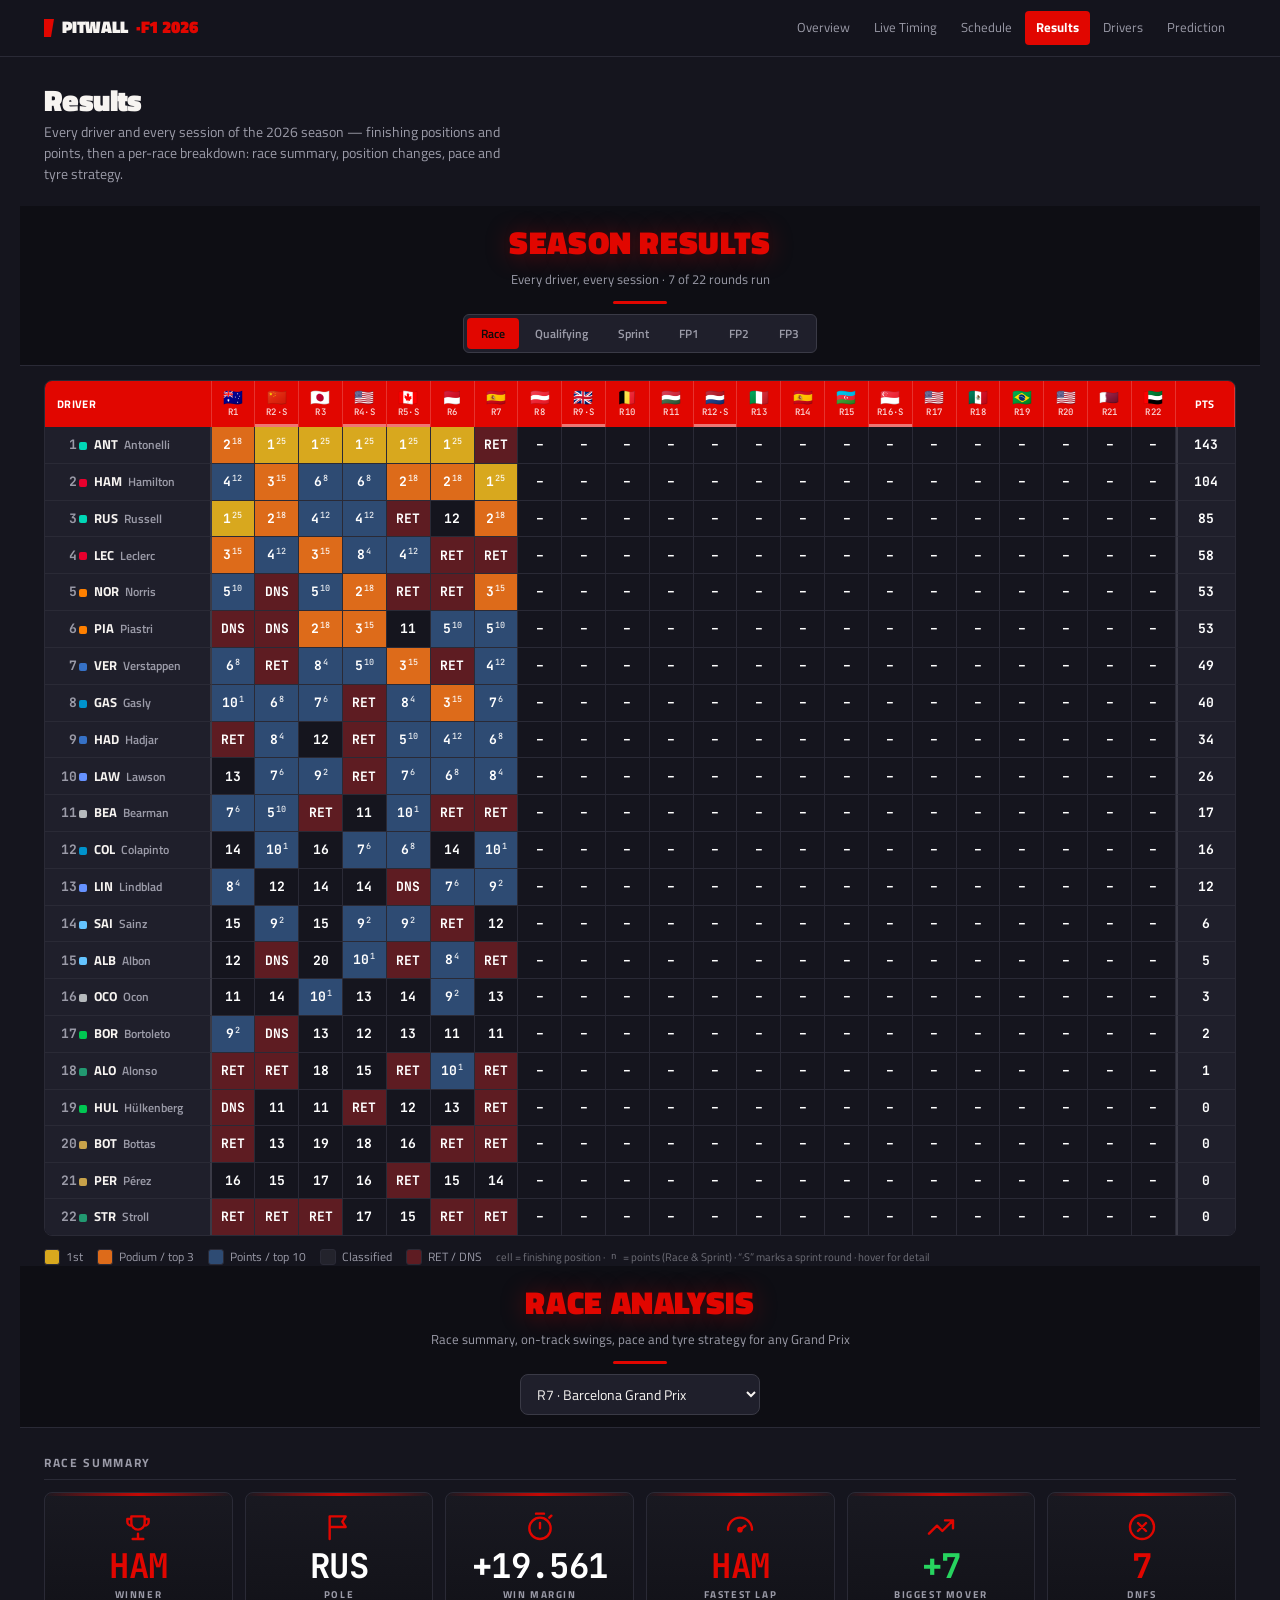
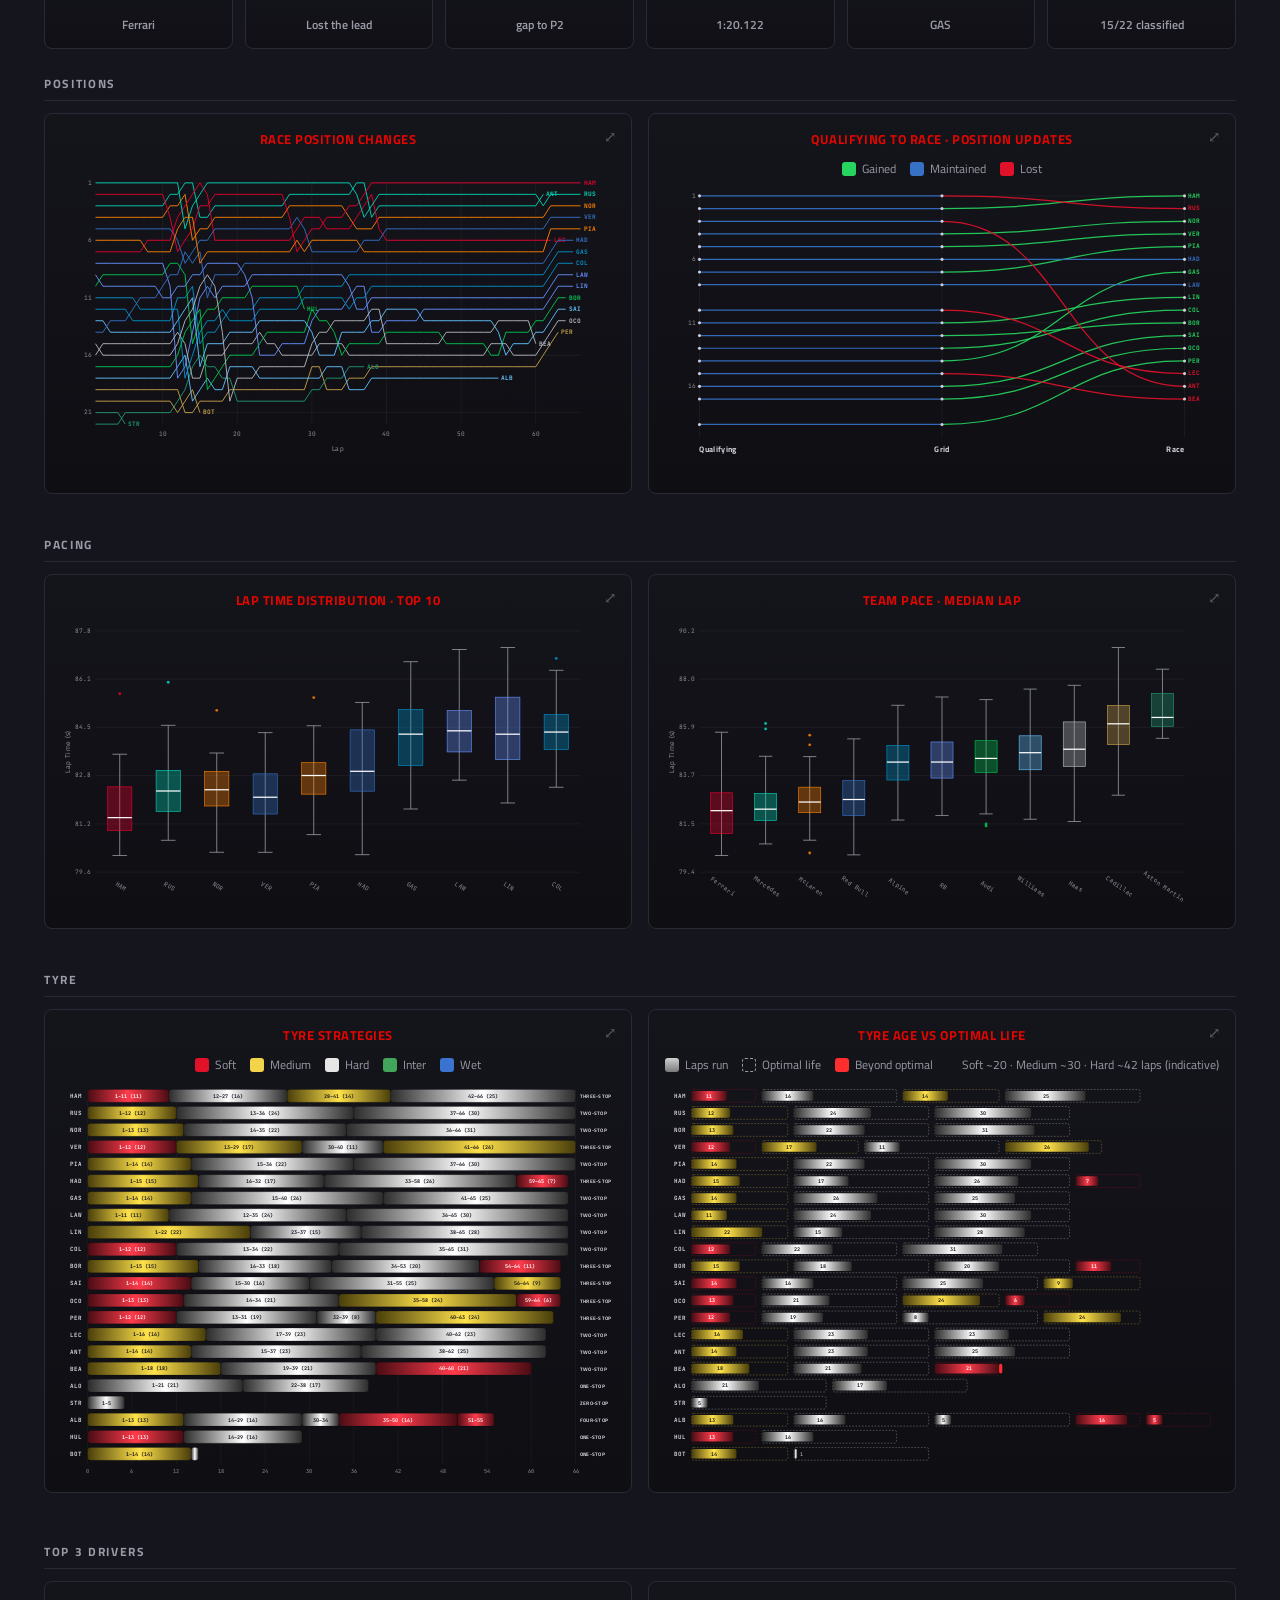
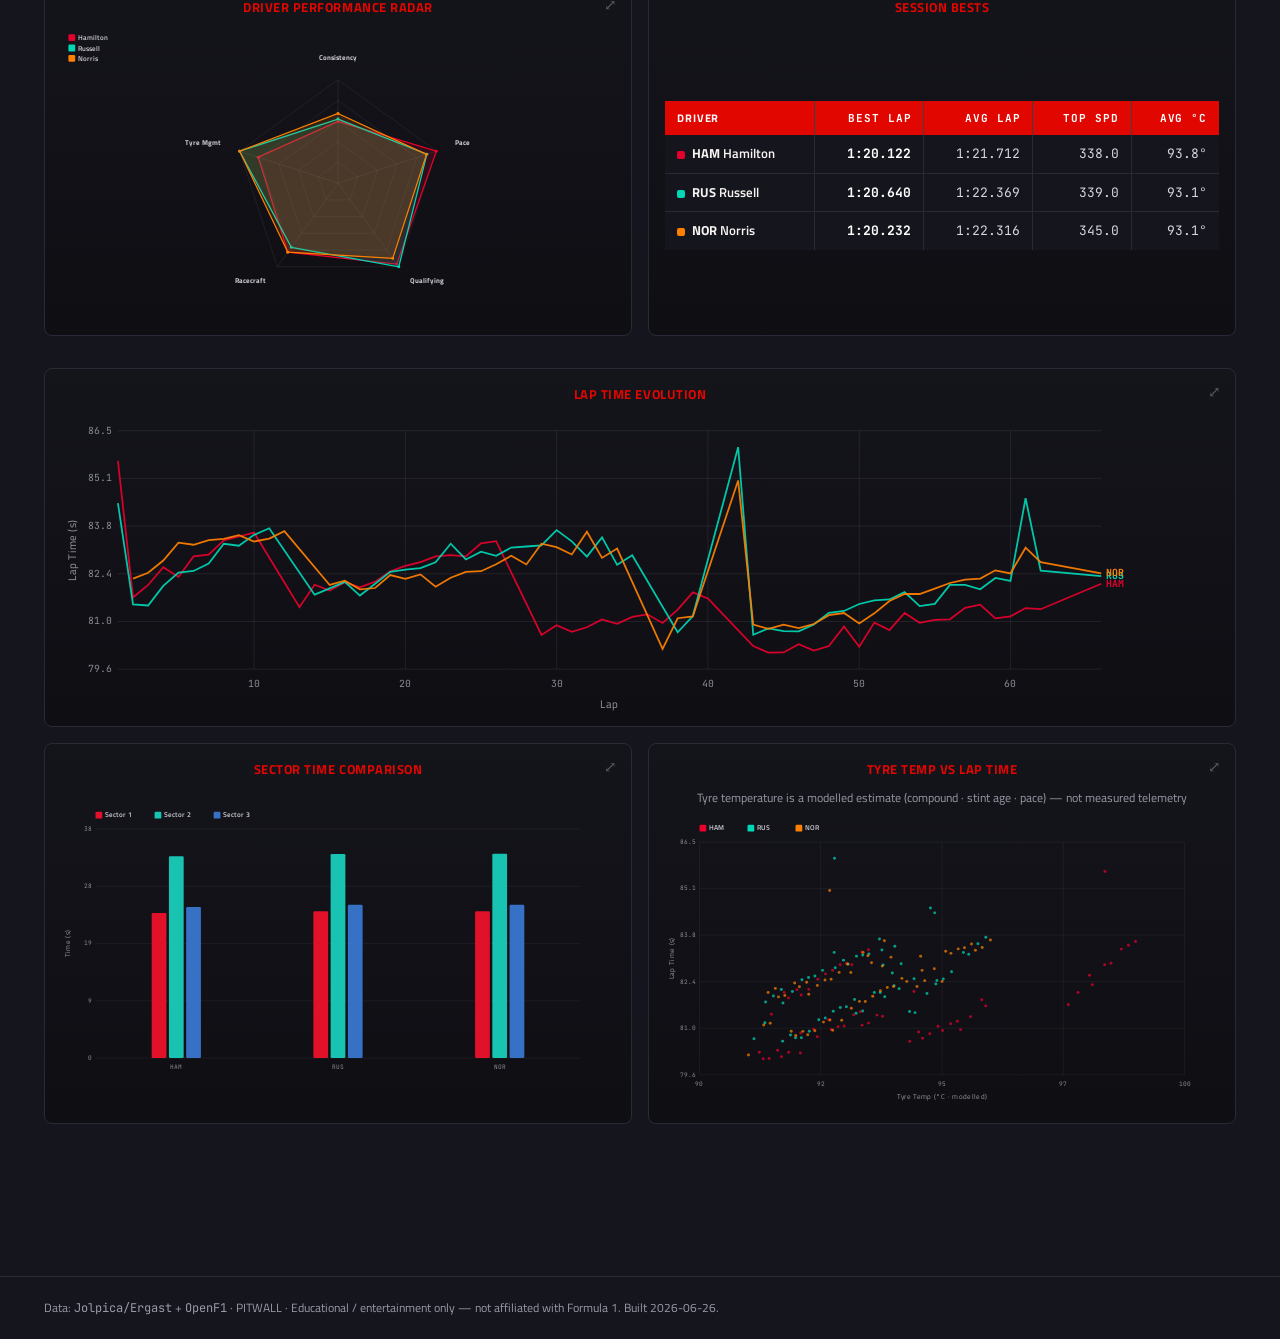
<file: site/results.html>
<!DOCTYPE html>
<html lang="en">
<head>
<meta charset="utf-8">
<meta name="viewport" content="width=device-width,initial-scale=1">
<title>PITWALL F1 · Results</title>
<link rel="preconnect" href="https://fonts.googleapis.com">
<link rel="preconnect" href="https://fonts.gstatic.com" crossorigin>
<link href="https://fonts.googleapis.com/css2?family=Titillium+Web:wght@400;600;700;900&family=JetBrains+Mono:wght@500;700&display=swap" rel="stylesheet">
<link rel="stylesheet" href="assets/theme.css">

</head>
<body>
<header><div class="wrap hbar">
  <a class="logo" href="dashboard.html"><span class="sq"></span>PITWALL<span class="mk">·F1 2026</span></a>
  
  <button class="menu-btn" onclick="toggleMenu()">≡</button>
  <nav class="tabs"><a href="dashboard.html">Overview</a><a href="live-timing.html">Live Timing</a><a href="schedule.html">Schedule</a><a href="results.html" class="active">Results</a><a href="drivers.html">Drivers</a><a href="prediction.html">Prediction</a></nav>
</div></header>
<main><div class="wrap">
<div class="page-head"><div><h1>Results</h1><p>Every driver and every session of the 2026 season — finishing positions and points, then a per-race breakdown: race summary, position changes, pace and tyre strategy.</p></div></div><section class="res-sec">
    <div class="res-freeze">
      <div class="sec-head"><h2>Season Results</h2>
        <div class="sec-sub">Every driver, every session · 7 of 22 rounds run</div></div>
      <div class="toolbar"><div class="seg" id="catseg"><button class="active" data-cat="Race" onclick="setCat(this)">Race</button><button class="" data-cat="Qualifying" onclick="setCat(this)">Qualifying</button><button class="" data-cat="Sprint" onclick="setCat(this)">Sprint</button><button class="" data-cat="FP1" onclick="setCat(this)">FP1</button><button class="" data-cat="FP2" onclick="setCat(this)">FP2</button><button class="" data-cat="FP3" onclick="setCat(this)">FP3</button></div></div>
    </div>
    <div class="rmx-wrap" id="mxwrap"></div>
    
    <div class="rmx-legend">
      <span><i class="rc-win"></i>1st</span><span><i class="rc-pod"></i>Podium / top&nbsp;3</span>
      <span><i class="rc-pts"></i>Points / top&nbsp;10</span><span><i class="rc-fin"></i>Classified</span>
      <span><i class="rc-dnf"></i>RET / DNS</span>
      <span class="rmx-note">cell = finishing position · <sup>n</sup> = points (Race &amp; Sprint) ·
        “·S” marks a sprint round · hover for detail</span>
    </div></section><section class="res-sec">
    <div class="res-freeze">
      <div class="sec-head"><h2>Race Analysis</h2>
        <div class="sec-sub">Race summary, on-track swings, pace and tyre strategy for any Grand Prix</div></div>
      <div class="toolbar"><select id="axsel" onchange="renderAX()"><option value="1">R1 · Australian Grand Prix</option><option value="2">R2 · Chinese Grand Prix</option><option value="3">R3 · Japanese Grand Prix</option><option value="4">R4 · Miami Grand Prix</option><option value="5">R5 · Canadian Grand Prix</option><option value="6">R6 · Monaco Grand Prix</option><option value="7">R7 · Barcelona Grand Prix</option></select></div>
    </div>

    <div class="ana-sec">Race Summary</div>
    <div class="ov-grid" id="ov-grid"></div>

    <div class="ana-sec">Positions</div>
    <div class="chart-grid">
      <div class="card-chart" data-zoom><div class="ch-title">Race Position Changes</div><div class="ch-host" id="ch-pos"></div></div>
      <div class="card-chart" data-zoom><div class="ch-title">Qualifying to Race · Position Updates</div><div class="tyre-key">
        <span><i style="background:#27D45F"></i>Gained</span><span><i style="background:#3671C6"></i>Maintained</span>
        <span><i style="background:#E1112A"></i>Lost</span></div><div class="ch-host" id="ch-prog"></div></div>
    </div>

    <div class="ana-sec">Pacing</div>
    <div class="chart-grid">
      <div class="card-chart" data-zoom><div class="ch-title">Lap Time Distribution · Top 10</div><div class="ch-host" id="ch-box"></div></div>
      <div class="card-chart" data-zoom><div class="ch-title">Team Pace · Median Lap</div><div class="ch-host" id="ch-pace"></div></div>
    </div>

    <div class="ana-sec">Tyre</div>
    <div class="chart-grid">
      <div class="card-chart" data-zoom><div class="ch-title">Tyre Strategies</div><div class="tyre-key">
        <span><i style="background:#E1112A"></i>Soft</span><span><i style="background:#F3D34A"></i>Medium</span>
        <span><i style="background:#E6E6E6"></i>Hard</span><span><i style="background:#42A65A"></i>Inter</span>
        <span><i style="background:#3A74D0"></i>Wet</span></div><div class="ch-host" id="ch-tyre"></div></div>
      <div class="card-chart" data-zoom><div class="ch-title">Tyre Age vs Optimal Life</div>
        <div class="tyre-key"><span><i class="tk-solid"></i>Laps run</span>
          <span><i class="tk-dash"></i>Optimal life</span><span><i style="background:#ff2e2e"></i>Beyond optimal</span>
          <span class="rmx-note" style="margin-left:auto">Soft ~20 · Medium ~30 · Hard ~42 laps (indicative)</span></div>
        <div class="ch-host" id="ch-tyreage"></div></div>
    </div>

    <div class="ana-sec" style="margin-top:34px">Top 3 Drivers</div>
    <div class="chart-grid">
      <div class="card-chart" data-zoom><div class="ch-title">Driver Performance Radar</div><div class="ch-host" id="ch-radar"></div></div>
      <div class="card-chart"><div class="ch-title">Session Bests</div><div class="ch-host t3-table-host" id="t3-table"></div></div>
    </div>
    <div class="card-chart" data-zoom><div class="ch-title">Lap Time Evolution</div><div class="ch-host" id="ch-evo"></div></div>
    <div class="chart-grid">
      <div class="card-chart" data-zoom><div class="ch-title">Sector Time Comparison</div><div class="ch-host" id="ch-sector"></div></div>
      <div class="card-chart" data-zoom><div class="ch-title">Tyre Temp vs Lap Time</div>
        <div class="tyre-key"><span class="rmx-note">Tyre temperature is a modelled estimate (compound · stint age · pace) — not measured telemetry</span></div>
        <div class="ch-host" id="ch-ttemp"></div></div>
    </div>

    <div class="ch-modal" id="ch-modal" onclick="closeZoom(event)">
      <div class="ch-modal-inner" onclick="event.stopPropagation()">
        <div class="ch-modal-bar"><span id="ch-modal-title"></span>
          <button class="ch-close" onclick="closeZoom(event)">✕ Close</button></div>
        <div class="ch-modal-host" id="ch-modal-host"></div></div>
    </div></section>
</div></main>
<footer><div class="wrap">
  Data: <span class="mono">Jolpica/Ergast</span> + <span class="mono">OpenF1</span> ·
  PITWALL · Educational / entertainment only — not affiliated with Formula 1.
  Built 2026-06-26.
</div></footer>
<script id="DATA" type="application/json">{"mx":{"drivers":[{"did":"antonelli","code":"ANT","fam":"Antonelli","color":"#00D7B6","cpos":1},{"did":"hamilton","code":"HAM","fam":"Hamilton","color":"#E8002D","cpos":2},{"did":"russell","code":"RUS","fam":"Russell","color":"#00D7B6","cpos":3},{"did":"leclerc","code":"LEC","fam":"Leclerc","color":"#E8002D","cpos":4},{"did":"norris","code":"NOR","fam":"Norris","color":"#FF8000","cpos":5},{"did":"piastri","code":"PIA","fam":"Piastri","color":"#FF8000","cpos":6},{"did":"max_verstappen","code":"VER","fam":"Verstappen","color":"#3671C6","cpos":7},{"did":"gasly","code":"GAS","fam":"Gasly","color":"#0093CC","cpos":8},{"did":"hadjar","code":"HAD","fam":"Hadjar","color":"#3671C6","cpos":9},{"did":"lawson","code":"LAW","fam":"Lawson","color":"#6692FF","cpos":10},{"did":"bearman","code":"BEA","fam":"Bearman","color":"#B6BABD","cpos":11},{"did":"colapinto","code":"COL","fam":"Colapinto","color":"#0093CC","cpos":12},{"did":"arvid_lindblad","code":"LIN","fam":"Lindblad","color":"#6692FF","cpos":13},{"did":"sainz","code":"SAI","fam":"Sainz","color":"#64C4FF","cpos":14},{"did":"albon","code":"ALB","fam":"Albon","color":"#64C4FF","cpos":15},{"did":"ocon","code":"OCO","fam":"Ocon","color":"#B6BABD","cpos":16},{"did":"bortoleto","code":"BOR","fam":"Bortoleto","color":"#00C752","cpos":17},{"did":"alonso","code":"ALO","fam":"Alonso","color":"#229971","cpos":18},{"did":"hulkenberg","code":"HUL","fam":"H\u00fclkenberg","color":"#00C752","cpos":19},{"did":"bottas","code":"BOT","fam":"Bottas","color":"#C8A24A","cpos":20},{"did":"perez","code":"PER","fam":"P\u00e9rez","color":"#C8A24A","cpos":21},{"did":"stroll","code":"STR","fam":"Stroll","color":"#229971","cpos":22}],"rounds":[{"r":1,"flag":"\ud83c\udde6\ud83c\uddfa","name":"Australian Grand Prix","sprint":false},{"r":2,"flag":"\ud83c\udde8\ud83c\uddf3","name":"Chinese Grand Prix","sprint":true},{"r":3,"flag":"\ud83c\uddef\ud83c\uddf5","name":"Japanese Grand Prix","sprint":false},{"r":4,"flag":"\ud83c\uddfa\ud83c\uddf8","name":"Miami Grand Prix","sprint":true},{"r":5,"flag":"\ud83c\udde8\ud83c\udde6","name":"Canadian Grand Prix","sprint":true},{"r":6,"flag":"\ud83c\uddf2\ud83c\udde8","name":"Monaco Grand Prix","sprint":false},{"r":7,"flag":"\ud83c\uddea\ud83c\uddf8","name":"Barcelona Grand Prix","sprint":false},{"r":8,"flag":"\ud83c\udde6\ud83c\uddf9","name":"Austrian Grand Prix","sprint":false},{"r":9,"flag":"\ud83c\uddec\ud83c\udde7","name":"British Grand Prix","sprint":true},{"r":10,"flag":"\ud83c\udde7\ud83c\uddea","name":"Belgian Grand Prix","sprint":false},{"r":11,"flag":"\ud83c\udded\ud83c\uddfa","name":"Hungarian Grand Prix","sprint":false},{"r":12,"flag":"\ud83c\uddf3\ud83c\uddf1","name":"Dutch Grand Prix","sprint":true},{"r":13,"flag":"\ud83c\uddee\ud83c\uddf9","name":"Italian Grand Prix","sprint":false},{"r":14,"flag":"\ud83c\uddea\ud83c\uddf8","name":"Spanish Grand Prix","sprint":false},{"r":15,"flag":"\ud83c\udde6\ud83c\uddff","name":"Azerbaijan Grand Prix","sprint":false},{"r":16,"flag":"\ud83c\uddf8\ud83c\uddec","name":"Singapore Grand Prix","sprint":true},{"r":17,"flag":"\ud83c\uddfa\ud83c\uddf8","name":"United States Grand Prix","sprint":false},{"r":18,"flag":"\ud83c\uddf2\ud83c\uddfd","name":"Mexico City Grand Prix","sprint":false},{"r":19,"flag":"\ud83c\udde7\ud83c\uddf7","name":"Brazilian Grand Prix","sprint":false},{"r":20,"flag":"\ud83c\uddfa\ud83c\uddf8","name":"Las Vegas Grand Prix","sprint":false},{"r":21,"flag":"\ud83c\uddf6\ud83c\udde6","name":"Qatar Grand Prix","sprint":false},{"r":22,"flag":"\ud83c\udde6\ud83c\uddea","name":"Abu Dhabi Grand Prix","sprint":false}],"cells":{"Race":{"1":{"russell":{"t":"1","k":"win","p":25},"antonelli":{"t":"2","k":"pod","p":18},"leclerc":{"t":"3","k":"pod","p":15},"hamilton":{"t":"4","k":"pts","p":12},"norris":{"t":"5","k":"pts","p":10},"max_verstappen":{"t":"6","k":"pts","p":8},"bearman":{"t":"7","k":"pts","p":6},"arvid_lindblad":{"t":"8","k":"pts","p":4},"bortoleto":{"t":"9","k":"pts","p":2},"gasly":{"t":"10","k":"pts","p":1},"ocon":{"t":"11","k":"fin"},"albon":{"t":"12","k":"fin"},"lawson":{"t":"13","k":"fin"},"colapinto":{"t":"14","k":"fin"},"sainz":{"t":"15","k":"fin"},"perez":{"t":"16","k":"fin"},"stroll":{"t":"RET","k":"dnf"},"alonso":{"t":"RET","k":"dnf"},"bottas":{"t":"RET","k":"dnf"},"hadjar":{"t":"RET","k":"dnf"},"piastri":{"t":"DNS","k":"dnf"},"hulkenberg":{"t":"DNS","k":"dnf"}},"2":{"antonelli":{"t":"1","k":"win","p":25},"russell":{"t":"2","k":"pod","p":18},"hamilton":{"t":"3","k":"pod","p":15},"leclerc":{"t":"4","k":"pts","p":12},"bearman":{"t":"5","k":"pts","p":10},"gasly":{"t":"6","k":"pts","p":8},"lawson":{"t":"7","k":"pts","p":6},"hadjar":{"t":"8","k":"pts","p":4},"sainz":{"t":"9","k":"pts","p":2},"colapinto":{"t":"10","k":"pts","p":1},"hulkenberg":{"t":"11","k":"fin"},"arvid_lindblad":{"t":"12","k":"fin"},"bottas":{"t":"13","k":"fin"},"ocon":{"t":"14","k":"fin"},"perez":{"t":"15","k":"fin"},"max_verstappen":{"t":"RET","k":"dnf"},"alonso":{"t":"RET","k":"dnf"},"stroll":{"t":"RET","k":"dnf"},"piastri":{"t":"DNS","k":"dnf"},"norris":{"t":"DNS","k":"dnf"},"bortoleto":{"t":"DNS","k":"dnf"},"albon":{"t":"DNS","k":"dnf"}},"3":{"antonelli":{"t":"1","k":"win","p":25},"piastri":{"t":"2","k":"pod","p":18},"leclerc":{"t":"3","k":"pod","p":15},"russell":{"t":"4","k":"pts","p":12},"norris":{"t":"5","k":"pts","p":10},"hamilton":{"t":"6","k":"pts","p":8},"gasly":{"t":"7","k":"pts","p":6},"max_verstappen":{"t":"8","k":"pts","p":4},"lawson":{"t":"9","k":"pts","p":2},"ocon":{"t":"10","k":"pts","p":1},"hulkenberg":{"t":"11","k":"fin"},"hadjar":{"t":"12","k":"fin"},"bortoleto":{"t":"13","k":"fin"},"arvid_lindblad":{"t":"14","k":"fin"},"sainz":{"t":"15","k":"fin"},"colapinto":{"t":"16","k":"fin"},"perez":{"t":"17","k":"fin"},"alonso":{"t":"18","k":"fin"},"bottas":{"t":"19","k":"fin"},"albon":{"t":"20","k":"fin"},"stroll":{"t":"RET","k":"dnf"},"bearman":{"t":"RET","k":"dnf"}},"4":{"antonelli":{"t":"1","k":"win","p":25},"norris":{"t":"2","k":"pod","p":18},"piastri":{"t":"3","k":"pod","p":15},"russell":{"t":"4","k":"pts","p":12},"max_verstappen":{"t":"5","k":"pts","p":10},"hamilton":{"t":"6","k":"pts","p":8},"colapinto":{"t":"7","k":"pts","p":6},"leclerc":{"t":"8","k":"pts","p":4},"sainz":{"t":"9","k":"pts","p":2},"albon":{"t":"10","k":"pts","p":1},"bearman":{"t":"11","k":"fin"},"bortoleto":{"t":"12","k":"fin"},"ocon":{"t":"13","k":"fin"},"arvid_lindblad":{"t":"14","k":"fin"},"alonso":{"t":"15","k":"fin"},"perez":{"t":"16","k":"fin"},"stroll":{"t":"17","k":"fin"},"bottas":{"t":"18","k":"fin"},"hulkenberg":{"t":"RET","k":"dnf"},"lawson":{"t":"RET","k":"dnf"},"gasly":{"t":"RET","k":"dnf"},"hadjar":{"t":"RET","k":"dnf"}},"5":{"antonelli":{"t":"1","k":"win","p":25},"hamilton":{"t":"2","k":"pod","p":18},"max_verstappen":{"t":"3","k":"pod","p":15},"leclerc":{"t":"4","k":"pts","p":12},"hadjar":{"t":"5","k":"pts","p":10},"colapinto":{"t":"6","k":"pts","p":8},"lawson":{"t":"7","k":"pts","p":6},"gasly":{"t":"8","k":"pts","p":4},"sainz":{"t":"9","k":"pts","p":2},"bearman":{"t":"10","k":"pts","p":1},"piastri":{"t":"11","k":"fin"},"hulkenberg":{"t":"12","k":"fin"},"bortoleto":{"t":"13","k":"fin"},"ocon":{"t":"14","k":"fin"},"stroll":{"t":"15","k":"fin"},"bottas":{"t":"16","k":"fin"},"perez":{"t":"RET","k":"dnf"},"norris":{"t":"RET","k":"dnf"},"russell":{"t":"RET","k":"dnf"},"alonso":{"t":"RET","k":"dnf"},"albon":{"t":"RET","k":"dnf"},"arvid_lindblad":{"t":"DNS","k":"dnf"}},"6":{"antonelli":{"t":"1","k":"win","p":25},"hamilton":{"t":"2","k":"pod","p":18},"gasly":{"t":"3","k":"pod","p":15},"hadjar":{"t":"4","k":"pts","p":12},"piastri":{"t":"5","k":"pts","p":10},"lawson":{"t":"6","k":"pts","p":8},"arvid_lindblad":{"t":"7","k":"pts","p":6},"albon":{"t":"8","k":"pts","p":4},"ocon":{"t":"9","k":"pts","p":2},"alonso":{"t":"10","k":"pts","p":1},"bortoleto":{"t":"11","k":"fin"},"russell":{"t":"12","k":"fin"},"hulkenberg":{"t":"13","k":"fin"},"colapinto":{"t":"14","k":"fin"},"perez":{"t":"15","k":"fin"},"sainz":{"t":"RET","k":"dnf"},"leclerc":{"t":"RET","k":"dnf"},"stroll":{"t":"RET","k":"dnf"},"norris":{"t":"RET","k":"dnf"},"bearman":{"t":"RET","k":"dnf"},"bottas":{"t":"RET","k":"dnf"},"max_verstappen":{"t":"RET","k":"dnf"}},"7":{"hamilton":{"t":"1","k":"win","p":25},"russell":{"t":"2","k":"pod","p":18},"norris":{"t":"3","k":"pod","p":15},"max_verstappen":{"t":"4","k":"pts","p":12},"piastri":{"t":"5","k":"pts","p":10},"hadjar":{"t":"6","k":"pts","p":8},"gasly":{"t":"7","k":"pts","p":6},"lawson":{"t":"8","k":"pts","p":4},"arvid_lindblad":{"t":"9","k":"pts","p":2},"colapinto":{"t":"10","k":"pts","p":1},"bortoleto":{"t":"11","k":"fin"},"sainz":{"t":"12","k":"fin"},"ocon":{"t":"13","k":"fin"},"perez":{"t":"14","k":"fin"},"leclerc":{"t":"RET","k":"dnf"},"antonelli":{"t":"RET","k":"dnf"},"bearman":{"t":"RET","k":"dnf"},"albon":{"t":"RET","k":"dnf"},"alonso":{"t":"RET","k":"dnf"},"hulkenberg":{"t":"RET","k":"dnf"},"bottas":{"t":"RET","k":"dnf"},"stroll":{"t":"RET","k":"dnf"}}},"Qualifying":{"1":{"russell":{"t":"1","k":"win"},"antonelli":{"t":"2","k":"pod"},"hadjar":{"t":"3","k":"pod"},"leclerc":{"t":"4","k":"pts"},"piastri":{"t":"5","k":"pts"},"norris":{"t":"6","k":"pts"},"hamilton":{"t":"7","k":"pts"},"lawson":{"t":"8","k":"pts"},"arvid_lindblad":{"t":"9","k":"pts"},"bortoleto":{"t":"10","k":"pts"},"hulkenberg":{"t":"11","k":"fin"},"bearman":{"t":"12","k":"fin"},"ocon":{"t":"13","k":"fin"},"gasly":{"t":"14","k":"fin"},"albon":{"t":"15","k":"fin"},"colapinto":{"t":"16","k":"fin"},"alonso":{"t":"17","k":"fin"},"perez":{"t":"18","k":"fin"},"bottas":{"t":"19","k":"fin"}},"2":{"antonelli":{"t":"1","k":"win"},"russell":{"t":"2","k":"pod"},"hamilton":{"t":"3","k":"pod"},"leclerc":{"t":"4","k":"pts"},"piastri":{"t":"5","k":"pts"},"norris":{"t":"6","k":"pts"},"gasly":{"t":"7","k":"pts"},"max_verstappen":{"t":"8","k":"pts"},"hadjar":{"t":"9","k":"pts"},"bearman":{"t":"10","k":"pts"},"hulkenberg":{"t":"11","k":"fin"},"colapinto":{"t":"12","k":"fin"},"ocon":{"t":"13","k":"fin"},"lawson":{"t":"14","k":"fin"},"arvid_lindblad":{"t":"15","k":"fin"},"bortoleto":{"t":"16","k":"fin"},"sainz":{"t":"17","k":"fin"},"albon":{"t":"18","k":"fin"},"alonso":{"t":"19","k":"fin"},"bottas":{"t":"20","k":"fin"},"stroll":{"t":"21","k":"fin"},"perez":{"t":"22","k":"fin"}},"3":{"antonelli":{"t":"1","k":"win"},"russell":{"t":"2","k":"pod"},"piastri":{"t":"3","k":"pod"},"leclerc":{"t":"4","k":"pts"},"norris":{"t":"5","k":"pts"},"hamilton":{"t":"6","k":"pts"},"gasly":{"t":"7","k":"pts"},"hadjar":{"t":"8","k":"pts"},"bortoleto":{"t":"9","k":"pts"},"arvid_lindblad":{"t":"10","k":"pts"},"max_verstappen":{"t":"11","k":"fin"},"ocon":{"t":"12","k":"fin"},"hulkenberg":{"t":"13","k":"fin"},"lawson":{"t":"14","k":"fin"},"colapinto":{"t":"15","k":"fin"},"sainz":{"t":"16","k":"fin"},"albon":{"t":"17","k":"fin"},"bearman":{"t":"18","k":"fin"},"perez":{"t":"19","k":"fin"},"bottas":{"t":"20","k":"fin"},"alonso":{"t":"21","k":"fin"},"stroll":{"t":"22","k":"fin"}},"4":{"antonelli":{"t":"1","k":"win"},"max_verstappen":{"t":"2","k":"pod"},"leclerc":{"t":"3","k":"pod"},"norris":{"t":"4","k":"pts"},"russell":{"t":"5","k":"pts"},"hamilton":{"t":"6","k":"pts"},"piastri":{"t":"7","k":"pts"},"colapinto":{"t":"8","k":"pts"},"gasly":{"t":"9","k":"pts"},"hulkenberg":{"t":"10","k":"pts"},"lawson":{"t":"11","k":"fin"},"bearman":{"t":"12","k":"fin"},"sainz":{"t":"13","k":"fin"},"ocon":{"t":"14","k":"fin"},"albon":{"t":"15","k":"fin"},"arvid_lindblad":{"t":"16","k":"fin"},"alonso":{"t":"17","k":"fin"},"stroll":{"t":"18","k":"fin"},"bottas":{"t":"19","k":"fin"},"perez":{"t":"20","k":"fin"},"bortoleto":{"t":"21","k":"fin"},"hadjar":{"t":"22","k":"fin"}},"5":{"russell":{"t":"1","k":"win"},"antonelli":{"t":"2","k":"pod"},"norris":{"t":"3","k":"pod"},"piastri":{"t":"4","k":"pts"},"hamilton":{"t":"5","k":"pts"},"max_verstappen":{"t":"6","k":"pts"},"hadjar":{"t":"7","k":"pts"},"leclerc":{"t":"8","k":"pts"},"arvid_lindblad":{"t":"9","k":"pts"},"colapinto":{"t":"10","k":"pts"},"hulkenberg":{"t":"11","k":"fin"},"lawson":{"t":"12","k":"fin"},"bortoleto":{"t":"13","k":"fin"},"sainz":{"t":"15","k":"fin"},"bearman":{"t":"16","k":"fin"},"gasly":{"t":"14","k":"fin"},"ocon":{"t":"17","k":"fin"},"albon":{"t":"18","k":"fin"},"alonso":{"t":"19","k":"fin"},"perez":{"t":"20","k":"fin"},"stroll":{"t":"21","k":"fin"},"bottas":{"t":"22","k":"fin"}},"6":{"antonelli":{"t":"1","k":"win"},"max_verstappen":{"t":"2","k":"pod"},"hamilton":{"t":"3","k":"pod"},"leclerc":{"t":"4","k":"pts"},"hadjar":{"t":"5","k":"pts"},"russell":{"t":"6","k":"pts"},"piastri":{"t":"7","k":"pts"},"norris":{"t":"8","k":"pts"},"gasly":{"t":"9","k":"pts"},"lawson":{"t":"10","k":"pts"},"albon":{"t":"11","k":"fin"},"sainz":{"t":"12","k":"fin"},"hulkenberg":{"t":"13","k":"fin"},"colapinto":{"t":"14","k":"fin"},"arvid_lindblad":{"t":"15","k":"fin"},"bortoleto":{"t":"16","k":"fin"},"ocon":{"t":"17","k":"fin"},"perez":{"t":"18","k":"fin"},"bearman":{"t":"19","k":"fin"},"bottas":{"t":"20","k":"fin"},"alonso":{"t":"21","k":"fin"},"stroll":{"t":"22","k":"fin"}},"7":{"russell":{"t":"1","k":"win"},"hamilton":{"t":"2","k":"pod"},"antonelli":{"t":"3","k":"pod"},"norris":{"t":"4","k":"pts"},"max_verstappen":{"t":"5","k":"pts"},"hadjar":{"t":"6","k":"pts"},"piastri":{"t":"7","k":"pts"},"lawson":{"t":"8","k":"pts"},"hulkenberg":{"t":"9","k":"pts"},"leclerc":{"t":"10","k":"pts"},"arvid_lindblad":{"t":"11","k":"fin"},"bortoleto":{"t":"12","k":"fin"},"colapinto":{"t":"13","k":"fin"},"gasly":{"t":"14","k":"fin"},"bearman":{"t":"15","k":"fin"},"sainz":{"t":"16","k":"fin"},"ocon":{"t":"17","k":"fin"},"albon":{"t":"18","k":"fin"},"perez":{"t":"19","k":"fin"},"bottas":{"t":"20","k":"fin"},"stroll":{"t":"21","k":"fin"},"alonso":{"t":"22","k":"fin"}}},"Sprint":{"2":{"russell":{"t":"1","k":"win","p":8},"leclerc":{"t":"2","k":"pod","p":7},"hamilton":{"t":"3","k":"pod","p":6},"norris":{"t":"4","k":"pts","p":5},"antonelli":{"t":"5","k":"pts","p":4},"piastri":{"t":"6","k":"pts","p":3},"lawson":{"t":"7","k":"pts","p":2},"bearman":{"t":"8","k":"pts","p":1},"max_verstappen":{"t":"9","k":"fin"},"ocon":{"t":"10","k":"fin"},"gasly":{"t":"11","k":"fin"},"sainz":{"t":"12","k":"fin"},"bortoleto":{"t":"13","k":"fin"},"colapinto":{"t":"14","k":"fin"},"hadjar":{"t":"15","k":"fin"},"albon":{"t":"16","k":"fin"},"alonso":{"t":"17","k":"fin"},"stroll":{"t":"18","k":"fin"},"perez":{"t":"19","k":"fin"},"hulkenberg":{"t":"RET","k":"dnf"},"bottas":{"t":"RET","k":"dnf"},"arvid_lindblad":{"t":"RET","k":"dnf"}},"4":{"norris":{"t":"1","k":"win","p":8},"piastri":{"t":"2","k":"pod","p":7},"leclerc":{"t":"3","k":"pod","p":6},"russell":{"t":"4","k":"pts","p":5},"max_verstappen":{"t":"5","k":"pts","p":4},"antonelli":{"t":"6","k":"pts","p":3},"hamilton":{"t":"7","k":"pts","p":2},"gasly":{"t":"8","k":"pts","p":1},"hadjar":{"t":"9","k":"fin"},"colapinto":{"t":"10","k":"fin"},"ocon":{"t":"11","k":"fin"},"bearman":{"t":"12","k":"fin"},"sainz":{"t":"13","k":"fin"},"lawson":{"t":"14","k":"fin"},"alonso":{"t":"15","k":"fin"},"perez":{"t":"16","k":"fin"},"stroll":{"t":"17","k":"fin"},"albon":{"t":"18","k":"fin"},"bottas":{"t":"19","k":"fin"},"hulkenberg":{"t":"DNS","k":"dnf"},"arvid_lindblad":{"t":"DNS","k":"dnf"},"bortoleto":{"t":"DSQ","k":"dnf"}},"5":{"russell":{"t":"1","k":"win","p":8},"norris":{"t":"2","k":"pod","p":7},"antonelli":{"t":"3","k":"pod","p":6},"piastri":{"t":"4","k":"pts","p":5},"leclerc":{"t":"5","k":"pts","p":4},"hamilton":{"t":"6","k":"pts","p":3},"max_verstappen":{"t":"7","k":"pts","p":2},"arvid_lindblad":{"t":"8","k":"pts","p":1},"colapinto":{"t":"9","k":"fin"},"sainz":{"t":"10","k":"fin"},"lawson":{"t":"11","k":"fin"},"bortoleto":{"t":"12","k":"fin"},"ocon":{"t":"13","k":"fin"},"perez":{"t":"14","k":"fin"},"hulkenberg":{"t":"15","k":"fin"},"stroll":{"t":"16","k":"fin"},"bottas":{"t":"17","k":"fin"},"bearman":{"t":"18","k":"fin"},"albon":{"t":"19","k":"fin"},"gasly":{"t":"20","k":"fin"},"hadjar":{"t":"21","k":"fin"},"alonso":{"t":"RET","k":"dnf"}}},"FP1":{"1":{"leclerc":{"t":"1","k":"win"},"hamilton":{"t":"2","k":"pod"},"max_verstappen":{"t":"3","k":"pod"},"hadjar":{"t":"4","k":"pts"},"arvid_lindblad":{"t":"5","k":"pts"},"piastri":{"t":"6","k":"pts"},"russell":{"t":"7","k":"pts"},"antonelli":{"t":"8","k":"pts"},"bortoleto":{"t":"9","k":"pts"},"hulkenberg":{"t":"10","k":"pts"},"ocon":{"t":"11","k":"fin"},"sainz":{"t":"12","k":"fin"},"lawson":{"t":"13","k":"fin"},"bearman":{"t":"14","k":"fin"},"albon":{"t":"15","k":"fin"},"colapinto":{"t":"16","k":"fin"},"bottas":{"t":"17","k":"fin"},"gasly":{"t":"18","k":"fin"},"norris":{"t":"19","k":"fin"},"perez":{"t":"20","k":"fin"},"stroll":{"t":"21","k":"fin"}},"2":{"russell":{"t":"1","k":"win"},"antonelli":{"t":"2","k":"pod"},"norris":{"t":"3","k":"pod"},"piastri":{"t":"4","k":"pts"},"leclerc":{"t":"5","k":"pts"},"hamilton":{"t":"6","k":"pts"},"bearman":{"t":"7","k":"pts"},"max_verstappen":{"t":"8","k":"pts"},"hulkenberg":{"t":"9","k":"pts"},"gasly":{"t":"10","k":"pts"},"lawson":{"t":"11","k":"fin"},"bortoleto":{"t":"12","k":"fin"},"hadjar":{"t":"13","k":"fin"},"ocon":{"t":"14","k":"fin"},"colapinto":{"t":"15","k":"fin"},"albon":{"t":"16","k":"fin"},"sainz":{"t":"17","k":"fin"},"alonso":{"t":"18","k":"fin"},"bottas":{"t":"19","k":"fin"},"stroll":{"t":"20","k":"fin"},"arvid_lindblad":{"t":"21","k":"fin"},"perez":{"t":"22","k":"fin"}},"3":{"russell":{"t":"1","k":"win"},"antonelli":{"t":"2","k":"pod"},"norris":{"t":"3","k":"pod"},"piastri":{"t":"4","k":"pts"},"leclerc":{"t":"5","k":"pts"},"hamilton":{"t":"6","k":"pts"},"max_verstappen":{"t":"7","k":"pts"},"lawson":{"t":"8","k":"pts"},"ocon":{"t":"9","k":"pts"},"arvid_lindblad":{"t":"10","k":"pts"},"bortoleto":{"t":"11","k":"fin"},"hulkenberg":{"t":"12","k":"fin"},"hadjar":{"t":"13","k":"fin"},"bearman":{"t":"14","k":"fin"},"gasly":{"t":"15","k":"fin"},"colapinto":{"t":"16","k":"fin"},"sainz":{"t":"17","k":"fin"},"albon":{"t":"18","k":"fin"},"perez":{"t":"19","k":"fin"},"bottas":{"t":"20","k":"fin"},"stroll":{"t":"21","k":"fin"}},"4":{"leclerc":{"t":"1","k":"win"},"max_verstappen":{"t":"2","k":"pod"},"piastri":{"t":"3","k":"pod"},"hamilton":{"t":"4","k":"pts"},"antonelli":{"t":"5","k":"pts"},"russell":{"t":"6","k":"pts"},"norris":{"t":"7","k":"pts"},"gasly":{"t":"8","k":"pts"},"hadjar":{"t":"9","k":"pts"},"sainz":{"t":"10","k":"pts"},"colapinto":{"t":"11","k":"fin"},"albon":{"t":"12","k":"fin"},"bearman":{"t":"13","k":"fin"},"bortoleto":{"t":"14","k":"fin"},"hulkenberg":{"t":"15","k":"fin"},"ocon":{"t":"16","k":"fin"},"lawson":{"t":"17","k":"fin"},"perez":{"t":"18","k":"fin"},"alonso":{"t":"19","k":"fin"},"bottas":{"t":"20","k":"fin"},"arvid_lindblad":{"t":"21","k":"fin"},"stroll":{"t":"22","k":"fin"}},"5":{"antonelli":{"t":"1","k":"win"},"russell":{"t":"2","k":"pod"},"hamilton":{"t":"3","k":"pod"},"leclerc":{"t":"4","k":"pts"},"max_verstappen":{"t":"5","k":"pts"},"norris":{"t":"6","k":"pts"},"piastri":{"t":"7","k":"pts"},"arvid_lindblad":{"t":"8","k":"pts"},"hulkenberg":{"t":"9","k":"pts"},"alonso":{"t":"10","k":"pts"},"bortoleto":{"t":"11","k":"fin"},"hadjar":{"t":"12","k":"fin"},"ocon":{"t":"13","k":"fin"},"albon":{"t":"14","k":"fin"},"sainz":{"t":"15","k":"fin"},"gasly":{"t":"16","k":"fin"},"stroll":{"t":"17","k":"fin"},"lawson":{"t":"18","k":"fin"},"bearman":{"t":"19","k":"fin"},"bottas":{"t":"20","k":"fin"},"perez":{"t":"21","k":"fin"}},"6":{"leclerc":{"t":"1","k":"win"},"hamilton":{"t":"2","k":"pod"},"max_verstappen":{"t":"3","k":"pod"},"antonelli":{"t":"4","k":"pts"},"russell":{"t":"5","k":"pts"},"norris":{"t":"6","k":"pts"},"hulkenberg":{"t":"7","k":"pts"},"piastri":{"t":"8","k":"pts"},"bortoleto":{"t":"9","k":"pts"},"gasly":{"t":"10","k":"pts"},"albon":{"t":"11","k":"fin"},"sainz":{"t":"12","k":"fin"},"hadjar":{"t":"13","k":"fin"},"perez":{"t":"14","k":"fin"},"colapinto":{"t":"15","k":"fin"},"bearman":{"t":"16","k":"fin"},"ocon":{"t":"17","k":"fin"},"arvid_lindblad":{"t":"18","k":"fin"},"lawson":{"t":"19","k":"fin"},"alonso":{"t":"20","k":"fin"},"bottas":{"t":"21","k":"fin"},"stroll":{"t":"22","k":"fin"}},"7":{"russell":{"t":"1","k":"win"},"piastri":{"t":"2","k":"pod"},"leclerc":{"t":"3","k":"pod"},"max_verstappen":{"t":"4","k":"pts"},"lawson":{"t":"7","k":"pts"},"arvid_lindblad":{"t":"9","k":"pts"},"colapinto":{"t":"10","k":"pts"},"bearman":{"t":"11","k":"fin"},"bortoleto":{"t":"12","k":"fin"},"sainz":{"t":"13","k":"fin"},"ocon":{"t":"16","k":"fin"},"gasly":{"t":"17","k":"fin"},"bottas":{"t":"18","k":"fin"},"alonso":{"t":"19","k":"fin"},"stroll":{"t":"20","k":"fin"}}},"FP2":{"1":{"piastri":{"t":"1","k":"win"},"antonelli":{"t":"2","k":"pod"},"russell":{"t":"3","k":"pod"},"hamilton":{"t":"4","k":"pts"},"leclerc":{"t":"5","k":"pts"},"max_verstappen":{"t":"6","k":"pts"},"norris":{"t":"7","k":"pts"},"arvid_lindblad":{"t":"8","k":"pts"},"hadjar":{"t":"9","k":"pts"},"ocon":{"t":"10","k":"pts"},"bearman":{"t":"11","k":"fin"},"hulkenberg":{"t":"12","k":"fin"},"lawson":{"t":"13","k":"fin"},"bortoleto":{"t":"14","k":"fin"},"albon":{"t":"15","k":"fin"},"gasly":{"t":"16","k":"fin"},"sainz":{"t":"17","k":"fin"},"colapinto":{"t":"18","k":"fin"},"bottas":{"t":"19","k":"fin"},"alonso":{"t":"20","k":"fin"},"stroll":{"t":"21","k":"fin"},"perez":{"t":"22","k":"fin"}},"3":{"piastri":{"t":"1","k":"win"},"antonelli":{"t":"2","k":"pod"},"russell":{"t":"3","k":"pod"},"norris":{"t":"4","k":"pts"},"leclerc":{"t":"5","k":"pts"},"hamilton":{"t":"6","k":"pts"},"hulkenberg":{"t":"7","k":"pts"},"albon":{"t":"8","k":"pts"},"bearman":{"t":"9","k":"pts"},"max_verstappen":{"t":"10","k":"pts"},"ocon":{"t":"11","k":"fin"},"lawson":{"t":"12","k":"fin"},"sainz":{"t":"13","k":"fin"},"gasly":{"t":"14","k":"fin"},"hadjar":{"t":"15","k":"fin"},"bortoleto":{"t":"16","k":"fin"},"colapinto":{"t":"17","k":"fin"},"bottas":{"t":"18","k":"fin"},"alonso":{"t":"19","k":"fin"},"perez":{"t":"20","k":"fin"},"stroll":{"t":"21","k":"fin"}},"6":{"hamilton":{"t":"1","k":"win"},"leclerc":{"t":"2","k":"pod"},"max_verstappen":{"t":"3","k":"pod"},"russell":{"t":"4","k":"pts"},"antonelli":{"t":"5","k":"pts"},"hadjar":{"t":"6","k":"pts"},"piastri":{"t":"7","k":"pts"},"hulkenberg":{"t":"8","k":"pts"},"bortoleto":{"t":"9","k":"pts"},"bearman":{"t":"10","k":"pts"},"gasly":{"t":"11","k":"fin"},"sainz":{"t":"12","k":"fin"},"albon":{"t":"13","k":"fin"},"arvid_lindblad":{"t":"14","k":"fin"},"colapinto":{"t":"15","k":"fin"},"lawson":{"t":"16","k":"fin"},"ocon":{"t":"17","k":"fin"},"perez":{"t":"18","k":"fin"},"norris":{"t":"19","k":"fin"},"alonso":{"t":"20","k":"fin"},"bottas":{"t":"21","k":"fin"},"stroll":{"t":"22","k":"fin"}},"7":{"norris":{"t":"1","k":"win"},"russell":{"t":"2","k":"pod"},"piastri":{"t":"3","k":"pod"},"leclerc":{"t":"4","k":"pts"},"antonelli":{"t":"5","k":"pts"},"max_verstappen":{"t":"6","k":"pts"},"arvid_lindblad":{"t":"7","k":"pts"},"bortoleto":{"t":"8","k":"pts"},"hamilton":{"t":"9","k":"pts"},"hadjar":{"t":"10","k":"pts"},"hulkenberg":{"t":"11","k":"fin"},"bearman":{"t":"12","k":"fin"},"lawson":{"t":"13","k":"fin"},"sainz":{"t":"14","k":"fin"},"colapinto":{"t":"15","k":"fin"},"gasly":{"t":"16","k":"fin"},"ocon":{"t":"17","k":"fin"},"bottas":{"t":"18","k":"fin"},"albon":{"t":"19","k":"fin"},"perez":{"t":"20","k":"fin"},"alonso":{"t":"21","k":"fin"},"stroll":{"t":"22","k":"fin"}}},"FP3":{"1":{"russell":{"t":"1","k":"win"},"hamilton":{"t":"2","k":"pod"},"leclerc":{"t":"3","k":"pod"},"piastri":{"t":"4","k":"pts"},"hadjar":{"t":"5","k":"pts"},"max_verstappen":{"t":"6","k":"pts"},"antonelli":{"t":"7","k":"pts"},"norris":{"t":"8","k":"pts"},"bortoleto":{"t":"9","k":"pts"},"bearman":{"t":"10","k":"pts"},"arvid_lindblad":{"t":"11","k":"fin"},"lawson":{"t":"12","k":"fin"},"ocon":{"t":"13","k":"fin"},"hulkenberg":{"t":"14","k":"fin"},"gasly":{"t":"15","k":"fin"},"colapinto":{"t":"16","k":"fin"},"albon":{"t":"17","k":"fin"},"alonso":{"t":"18","k":"fin"},"bottas":{"t":"19","k":"fin"},"perez":{"t":"20","k":"fin"}},"3":{"antonelli":{"t":"1","k":"win"},"russell":{"t":"2","k":"pod"},"leclerc":{"t":"3","k":"pod"},"piastri":{"t":"4","k":"pts"},"hamilton":{"t":"5","k":"pts"},"norris":{"t":"6","k":"pts"},"hulkenberg":{"t":"7","k":"pts"},"max_verstappen":{"t":"8","k":"pts"},"bortoleto":{"t":"9","k":"pts"},"gasly":{"t":"10","k":"pts"},"hadjar":{"t":"11","k":"fin"},"lawson":{"t":"12","k":"fin"},"arvid_lindblad":{"t":"13","k":"fin"},"ocon":{"t":"14","k":"fin"},"bearman":{"t":"15","k":"fin"},"albon":{"t":"16","k":"fin"},"colapinto":{"t":"17","k":"fin"},"sainz":{"t":"18","k":"fin"},"bottas":{"t":"19","k":"fin"},"perez":{"t":"20","k":"fin"},"stroll":{"t":"21","k":"fin"},"alonso":{"t":"22","k":"fin"}},"6":{"antonelli":{"t":"1","k":"win"},"leclerc":{"t":"2","k":"pod"},"hamilton":{"t":"3","k":"pod"},"russell":{"t":"4","k":"pts"},"max_verstappen":{"t":"5","k":"pts"},"piastri":{"t":"6","k":"pts"},"bortoleto":{"t":"7","k":"pts"},"hadjar":{"t":"8","k":"pts"},"norris":{"t":"9","k":"pts"},"hulkenberg":{"t":"10","k":"pts"},"ocon":{"t":"11","k":"fin"},"sainz":{"t":"12","k":"fin"},"gasly":{"t":"13","k":"fin"},"bearman":{"t":"14","k":"fin"},"lawson":{"t":"15","k":"fin"},"albon":{"t":"16","k":"fin"},"arvid_lindblad":{"t":"17","k":"fin"},"perez":{"t":"18","k":"fin"},"colapinto":{"t":"19","k":"fin"},"bottas":{"t":"20","k":"fin"},"alonso":{"t":"21","k":"fin"},"stroll":{"t":"22","k":"fin"}},"7":{"russell":{"t":"1","k":"win"},"piastri":{"t":"2","k":"pod"},"leclerc":{"t":"3","k":"pod"},"norris":{"t":"4","k":"pts"},"hamilton":{"t":"5","k":"pts"},"max_verstappen":{"t":"6","k":"pts"},"antonelli":{"t":"7","k":"pts"},"hadjar":{"t":"8","k":"pts"},"hulkenberg":{"t":"9","k":"pts"},"arvid_lindblad":{"t":"10","k":"pts"},"bortoleto":{"t":"11","k":"fin"},"lawson":{"t":"12","k":"fin"},"gasly":{"t":"13","k":"fin"},"colapinto":{"t":"14","k":"fin"},"sainz":{"t":"15","k":"fin"},"ocon":{"t":"16","k":"fin"},"bearman":{"t":"17","k":"fin"},"albon":{"t":"18","k":"fin"},"perez":{"t":"19","k":"fin"},"alonso":{"t":"20","k":"fin"},"bottas":{"t":"21","k":"fin"},"stroll":{"t":"22","k":"fin"}}}}},"ax":{"rounds":[{"r":1,"name":"Australian Grand Prix"},{"r":2,"name":"Chinese Grand Prix"},{"r":3,"name":"Japanese Grand Prix"},{"r":4,"name":"Miami Grand Prix"},{"r":5,"name":"Canadian Grand Prix"},{"r":6,"name":"Monaco Grand Prix"},{"r":7,"name":"Barcelona Grand Prix"}],"data":{"1":{"total_laps":58,"drivers":[{"code":"NOR","fam":"Norris","team":"McLaren","cid":"mclaren","color":"#FF8000","fin":5,"laps":[87.344,86.863,85.857,85.573,85.036,84.978,85.299,85.639,85.295,84.233,83.784,83.912,84.053,85.774,83.972,83.687,83.534,83.394,83.5,83.403,83.896,84.04,84.08,83.961,84.094,84.075,84.79,83.324,83.448,83.423,84.001,83.397,83.762,83.347,83.286,83.192,82.886,82.908,82.778,82.953,82.804,82.763,82.598,82.784,82.358,82.796,82.867,82.843,83.416,83.046],"lapseq":[[2,87.344],[3,86.863],[4,85.857],[5,85.573],[6,85.036],[7,84.978],[8,85.299],[9,85.639],[10,85.295],[14,84.233],[15,83.784],[16,83.912],[17,84.053],[20,85.774],[21,83.972],[22,83.687],[23,83.534],[24,83.394],[25,83.5],[26,83.403],[27,83.896],[28,84.04],[29,84.08],[30,83.961],[31,84.094],[32,84.075],[33,84.79],[36,83.324],[37,83.448],[38,83.423],[39,84.001],[40,83.397],[41,83.762],[42,83.347],[43,83.286],[44,83.192],[45,82.886],[46,82.908],[47,82.778],[48,82.953],[49,82.804],[50,82.763],[51,82.598],[52,82.784],[53,82.358],[54,82.796],[55,82.867],[56,82.843],[57,83.416],[58,83.046]],"sectors":[29.998,18.189,37.098],"topspeed":297.0,"pos":[[1,6],[2,6],[3,7],[4,7],[5,7],[6,7],[7,7],[8,7],[9,7],[10,7],[11,9],[12,9],[13,9],[14,9],[15,9],[16,9],[17,9],[18,5],[19,5],[20,5],[21,5],[22,5],[23,5],[24,5],[25,5],[26,5],[27,5],[28,5],[29,5],[30,5],[31,5],[32,5],[33,5],[34,6],[35,8],[36,8],[37,8],[38,7],[39,6],[40,6],[41,6],[42,5],[43,5],[44,5],[45,5],[46,5],[47,5],[48,5],[49,5],[50,5],[51,5],[52,5],[53,5],[54,5],[55,5],[56,5],[57,5],[58,5]],"stints":[["MEDIUM",1,11],["HARD",12,34],["MEDIUM",35,58]]},{"code":"GAS","fam":"Gasly","team":"Alpine","cid":"alpine","color":"#0093CC","fin":10,"laps":[87.281,86.371,85.894,87.04,85.989,85.079,84.964,85.441,86.669,85.748,84.823,84.69,85.203,86.578,85.678,84.586,84.499,84.852,84.54,84.771,84.661,84.795,85.096,85.242,85.271,85.202,85.029,85.177,86.333,86.094,85.265,86.132,85.319,84.879,84.977,85.028,87.175,85.353,86.497,84.982,85.281,84.927,86.46,86.527,84.79,84.52,84.595,84.486,84.837],"lapseq":[[2,87.281],[3,86.371],[4,85.894],[5,87.04],[6,85.989],[7,85.079],[8,84.964],[9,85.441],[10,86.669],[14,85.748],[15,84.823],[16,84.69],[17,85.203],[20,86.578],[21,85.678],[22,84.586],[23,84.499],[24,84.852],[25,84.54],[26,84.771],[27,84.661],[28,84.795],[29,85.096],[30,85.242],[31,85.271],[32,85.202],[35,85.029],[36,85.177],[37,86.333],[38,86.094],[39,85.265],[40,86.132],[41,85.319],[42,84.879],[43,84.977],[44,85.028],[45,87.175],[46,85.353],[47,86.497],[48,84.982],[49,85.281],[50,84.927],[51,86.46],[52,86.527],[53,84.79],[54,84.52],[55,84.595],[56,84.486],[57,84.837]],"sectors":[30.681,18.437,37.85],"topspeed":306.0,"pos":[[1,9],[2,9],[3,9],[4,9],[5,9],[6,9],[7,9],[8,9],[9,9],[10,10],[11,12],[12,11],[13,11],[14,11],[15,11],[16,11],[17,11],[18,11],[19,10],[20,11],[21,10],[22,10],[23,10],[24,10],[25,10],[26,10],[27,10],[28,10],[29,10],[30,10],[31,10],[32,10],[33,9],[34,9],[35,9],[36,9],[37,10],[38,9],[39,9],[40,10],[41,10],[42,10],[43,10],[44,10],[45,10],[46,10],[47,10],[48,10],[49,10],[50,10],[51,10],[52,10],[53,10],[54,10],[55,10],[56,10],[57,10]],"stints":[["MEDIUM",1,11],["HARD",12,57]]},{"code":"PER","fam":"P\u00e9rez","team":"Cadillac","cid":"cadillac","color":"#C8A24A","fin":16,"laps":[88.763,88.094,87.222,88.025,87.595,87.625,87.184,87.05,87.595,87.084,88.137,91.277,88.615,86.49,87.262,89.083,87.457,89.284,87.093,88.588,88.352,89.249,86.934,87.419,90.506,87.151,89.226,88.891,87.081,86.93,87.099,89.198,89.219,87.956,86.314,88.095,86.07,86.151,86.21,86.085,86.2,86.412,86.13,89.959,88.957],"lapseq":[[2,88.763],[3,88.094],[4,87.222],[5,88.025],[6,87.595],[7,87.625],[8,87.184],[9,87.05],[10,87.595],[14,87.084],[15,88.137],[16,91.277],[17,88.615],[20,86.49],[21,87.262],[22,89.083],[23,87.457],[24,89.284],[25,87.093],[26,88.588],[27,88.352],[28,89.249],[29,86.934],[30,87.419],[31,90.506],[34,87.151],[35,89.226],[36,88.891],[37,87.081],[38,86.93],[39,87.099],[40,89.198],[41,89.219],[42,87.956],[45,86.314],[46,88.095],[47,86.07],[48,86.151],[49,86.21],[50,86.085],[51,86.2],[52,86.412],[53,86.13],[54,89.959],[55,88.957]],"sectors":[31.534,18.588,39.199],"topspeed":298.0,"pos":[[1,19],[2,19],[3,18],[4,18],[5,18],[6,18],[7,18],[8,18],[9,17],[10,17],[11,14],[12,14],[13,14],[14,14],[15,14],[16,15],[17,15],[18,16],[19,16],[20,16],[21,16],[22,16],[23,16],[24,16],[25,16],[26,16],[27,16],[28,16],[29,16],[30,16],[31,16],[32,16],[33,16],[34,16],[35,16],[36,16],[37,16],[38,16],[39,16],[40,16],[41,16],[42,16],[43,16],[44,16],[45,16],[46,16],[47,16],[48,16],[49,16],[50,16],[51,16],[52,16],[53,16],[54,16],[55,16]],"stints":[["MEDIUM",1,18],["HARD",19,43],["SOFT",44,55]]},{"code":"ANT","fam":"Antonelli","team":"Mercedes","cid":"mercedes","color":"#00D7B6","fin":2,"laps":[87.129,85.463,85.411,84.499,84.024,83.835,83.683,83.908,84.037,83.89,86.679,83.287,83.618,83.26,82.781,82.862,82.582,83.222,84.545,83.138,83.103,83.03,82.968,82.889,82.88,83.239,83.017,83.292,82.865,82.966,82.989,82.921,82.672,82.928,82.942,83.015,83.079,83.123,83.038,83.066,82.992,83.245,82.903,82.625,82.558,82.613,82.842,82.928,82.603,82.417,82.653],"lapseq":[[2,87.129],[3,85.463],[4,85.411],[5,84.499],[6,84.024],[7,83.835],[8,83.683],[9,83.908],[10,84.037],[11,83.89],[14,86.679],[15,83.287],[16,83.618],[17,83.26],[21,82.781],[22,82.862],[23,82.582],[24,83.222],[25,84.545],[26,83.138],[27,83.103],[28,83.03],[29,82.968],[30,82.889],[31,82.88],[32,83.239],[33,83.017],[35,83.292],[36,82.865],[37,82.966],[38,82.989],[39,82.921],[40,82.672],[41,82.928],[42,82.942],[43,83.015],[44,83.079],[45,83.123],[46,83.038],[47,83.066],[48,82.992],[49,83.245],[50,82.903],[51,82.625],[52,82.558],[53,82.613],[54,82.842],[55,82.928],[56,82.603],[57,82.417],[58,82.653]],"sectors":[29.696,18.171,36.636],"topspeed":306.0,"pos":[[1,7],[2,7],[3,6],[4,6],[5,5],[6,4],[7,4],[8,4],[9,4],[10,4],[11,4],[12,5],[13,5],[14,5],[15,5],[16,4],[17,4],[18,4],[19,4],[20,4],[21,4],[22,4],[23,4],[24,4],[25,3],[26,3],[27,3],[28,2],[29,2],[30,2],[31,2],[32,2],[33,2],[34,2],[35,2],[36,2],[37,2],[38,2],[39,2],[40,2],[41,2],[42,2],[43,2],[44,2],[45,2],[46,2],[47,2],[48,2],[49,2],[50,2],[51,2],[52,2],[53,2],[54,2],[55,2],[56,2],[57,2],[58,2]],"stints":[["MEDIUM",1,12],["HARD",13,58]]},{"code":"ALO","fam":"Alonso","team":"Aston Martin","cid":"aston_martin","color":"#229971","fin":99,"laps":[87.598,88.035,87.424,88.835,88.763,87.876,86.792,87.04,87.475,85.713,86.131,86.376,85.908,88.14,86.641,88.082],"lapseq":[[2,87.598],[3,88.035],[4,87.424],[5,88.835],[6,88.763],[7,87.876],[8,86.792],[9,87.04],[10,87.475],[15,85.713],[16,86.131],[17,86.376],[18,85.908],[19,88.14],[20,86.641],[21,88.082]],"sectors":[30.62,18.645,38.076],"topspeed":289.0,"pos":[[1,10],[2,10],[3,12],[4,12],[5,14],[6,16],[7,17],[8,17],[9,16],[10,16],[11,17],[12,16],[13,19],[14,19],[15,19],[16,18],[17,18],[18,18],[19,18],[20,18],[21,18],[22,18]],"stints":[["SOFT",1,11],["SOFT",12,13],["SOFT",14,22]]},{"code":"LEC","fam":"Leclerc","team":"Ferrari","cid":"ferrari","color":"#E8002D","fin":3,"laps":[86.212,85.453,84.553,83.981,84.822,84.034,85.563,85.602,83.977,83.798,83.765,83.511,84.356,83.322,83.416,83.476,83.66,83.106,83.089,82.987,83.026,82.934,82.947,83.174,83.542,84.376,83.236,82.579,82.728,82.93,82.995,82.846,82.75,83.094,83.16,82.894,82.952,82.899,83.364,83.2,82.989,83.049,83.014,83.045,82.825,82.965,83.098,83.317],"lapseq":[[2,86.212],[3,85.453],[4,84.553],[5,83.981],[6,84.822],[7,84.034],[8,85.563],[9,85.602],[10,83.977],[11,83.798],[15,83.765],[16,83.511],[17,84.356],[21,83.322],[22,83.416],[23,83.476],[24,83.66],[27,83.106],[28,83.089],[29,82.987],[30,83.026],[31,82.934],[32,82.947],[33,83.174],[35,83.542],[36,84.376],[37,83.236],[38,82.579],[39,82.728],[40,82.93],[41,82.995],[42,82.846],[43,82.75],[44,83.094],[45,83.16],[46,82.894],[47,82.952],[48,82.899],[49,83.364],[50,83.2],[51,82.989],[52,83.049],[53,83.014],[54,83.045],[55,82.825],[56,82.965],[57,83.098],[58,83.317]],"sectors":[30.351,18.514,37.009],"topspeed":305.0,"pos":[[1,1],[2,2],[3,1],[4,1],[5,1],[6,1],[7,1],[8,1],[9,1],[10,1],[11,1],[12,1],[13,1],[14,1],[15,1],[16,1],[17,1],[18,1],[19,1],[20,1],[21,1],[22,1],[23,1],[24,1],[25,4],[26,4],[27,4],[28,3],[29,3],[30,3],[31,3],[32,3],[33,3],[34,3],[35,3],[36,3],[37,3],[38,3],[39,3],[40,3],[41,3],[42,3],[43,3],[44,3],[45,3],[46,3],[47,3],[48,3],[49,3],[50,3],[51,3],[52,3],[53,3],[54,3],[55,3],[56,3],[57,3],[58,3]],"stints":[["MEDIUM",1,25],["HARD",26,58]]},{"code":"STR","fam":"Stroll","team":"Aston Martin","cid":"aston_martin","color":"#229971","fin":99,"laps":[88.773,88.58,88.079,88.185,88.202,87.987,87.644,88.072,87.614,87.008,86.872,87.37,90.502,88.097,87.915,87.48,87.511,87.122,89.033,86.074,86.064,87.416,86.387,86.528,85.41,86.32,86.37,85.444,85.707,85.919],"lapseq":[[2,88.773],[3,88.58],[4,88.079],[5,88.185],[6,88.202],[7,87.987],[8,87.644],[9,88.072],[10,87.614],[14,87.008],[15,86.872],[16,87.37],[17,90.502],[20,88.097],[21,87.915],[22,87.48],[23,87.511],[24,87.122],[25,89.033],[28,86.074],[29,86.064],[30,87.416],[31,86.387],[33,86.528],[36,85.41],[37,86.32],[38,86.37],[41,85.444],[42,85.707],[43,85.919]],"sectors":[31.534,19.329,38.468],"topspeed":302.0,"pos":[[1,20],[2,20],[3,20],[4,20],[5,20],[6,20],[7,20],[8,20],[9,19],[10,19],[11,19],[12,18],[13,17],[14,17],[15,17],[16,17],[17,17],[18,17],[19,17],[20,17],[21,17],[22,17],[23,17],[24,17],[25,17],[26,17],[27,17],[28,17],[29,17],[30,17],[31,17],[32,17],[33,17],[34,17],[35,17],[36,17],[37,17],[38,17],[39,17],[40,17],[41,17],[42,17],[43,17]],"stints":[["MEDIUM",1,11],["HARD",12,26],["SOFT",27,34],["SOFT",35,39],["SOFT",40,43]]},{"code":"ALB","fam":"Albon","team":"Williams","cid":"williams","color":"#64C4FF","fin":12,"laps":[87.78,87.512,87.911,87.176,86.436,85.688,85.558,85.728,86.03,85.379,85.035,88.434,85.662,85.041,85.065,85.297,85.258,85.334,85.569,85.782,85.734,86.642,86.614,86.472,86.523,86.459,84.446,84.375,85.052,86.338,84.858,86.672,84.876,84.858,84.956,84.841,84.702,84.777,84.815,84.773,84.785,84.856,84.749,84.764,85.019,84.861,84.995,86.387,86.268],"lapseq":[[2,87.78],[3,87.512],[4,87.911],[5,87.176],[6,86.436],[7,85.688],[8,85.558],[9,85.728],[10,86.03],[14,85.379],[15,85.035],[16,88.434],[17,85.662],[20,85.041],[21,85.065],[22,85.297],[23,85.258],[24,85.334],[25,85.569],[26,85.782],[27,85.734],[28,86.642],[29,86.614],[30,86.472],[31,86.523],[32,86.459],[35,84.446],[36,84.375],[37,85.052],[38,86.338],[39,84.858],[40,86.672],[41,84.876],[42,84.858],[43,84.956],[44,84.841],[45,84.702],[46,84.777],[47,84.815],[48,84.773],[49,84.785],[50,84.856],[51,84.749],[52,84.764],[53,85.019],[54,84.861],[55,84.995],[56,86.387],[57,86.268]],"sectors":[30.217,18.555,37.888],"topspeed":291.0,"pos":[[1,12],[2,13],[3,13],[4,14],[5,13],[6,13],[7,13],[8,13],[9,13],[10,13],[11,10],[12,12],[13,12],[14,12],[15,12],[16,13],[17,13],[18,13],[19,13],[20,13],[21,13],[22,13],[23,13],[24,13],[25,13],[26,13],[27,13],[28,13],[29,12],[30,12],[31,12],[32,12],[33,12],[34,12],[35,12],[36,12],[37,12],[38,12],[39,12],[40,12],[41,12],[42,12],[43,12],[44,12],[45,12],[46,12],[47,12],[48,12],[49,12],[50,12],[51,12],[52,12],[53,12],[54,12],[55,12],[56,12],[57,12]],"stints":[["MEDIUM",1,12],["HARD",13,33],["SOFT",34,57]]},{"code":"VER","fam":"Verstappen","team":"Red Bull","cid":"red_bull","color":"#3671C6","fin":6,"laps":[86.828,87.096,86.571,84.879,84.968,85.384,84.707,85.071,85.133,86.13,84.098,84.606,84.757,83.566,83.536,83.458,83.516,83.472,83.554,83.363,83.74,83.463,83.439,83.39,83.51,83.587,83.93,84.556,83.967,83.675,83.912,83.715,84.595,82.091,82.52,82.453,82.81,82.489,82.906,82.939,82.738,82.69,82.683,83.109,83.09,83.211,83.109,83.469,83.533],"lapseq":[[2,86.828],[3,87.096],[4,86.571],[5,84.879],[6,84.968],[7,85.384],[8,84.707],[9,85.071],[10,85.133],[14,86.13],[15,84.098],[16,84.606],[17,84.757],[20,83.566],[21,83.536],[22,83.458],[23,83.516],[24,83.472],[25,83.554],[26,83.363],[27,83.74],[28,83.463],[29,83.439],[30,83.39],[31,83.51],[32,83.587],[33,83.93],[35,84.556],[36,83.967],[37,83.675],[38,83.912],[39,83.715],[40,84.595],[43,82.091],[44,82.52],[45,82.453],[46,82.81],[47,82.489],[48,82.906],[49,82.939],[50,82.738],[51,82.69],[52,82.683],[53,83.109],[54,83.09],[55,83.211],[56,83.109],[57,83.469],[58,83.533]],"sectors":[30.084,18.383,37.035],"topspeed":313.0,"pos":[[1,16],[2,15],[3,14],[4,13],[5,12],[6,11],[7,11],[8,10],[9,10],[10,9],[11,6],[12,6],[13,6],[14,6],[15,6],[16,6],[17,6],[18,7],[19,7],[20,6],[21,6],[22,6],[23,6],[24,6],[25,6],[26,6],[27,6],[28,6],[29,6],[30,6],[31,6],[32,6],[33,6],[34,5],[35,5],[36,5],[37,5],[38,5],[39,5],[40,5],[41,5],[42,6],[43,6],[44,6],[45,6],[46,6],[47,6],[48,6],[49,6],[50,6],[51,6],[52,6],[53,6],[54,6],[55,6],[56,6],[57,6],[58,6]],"stints":[["HARD",1,18],["MEDIUM",19,41],["HARD",42,58]]},{"code":"LAW","fam":"Lawson","team":"RB","cid":"rb","color":"#6692FF","fin":13,"laps":[88.537,86.869,86.661,87.142,87.96,86.644,85.888,86.025,85.751,85.233,86.791,85.839,85.068,84.91,85.041,85.074,86.526,85.255,84.972,85.173,85.377,85.253,85.65,85.792,85.867,84.21,86.728,85.74,84.423,84.124,84.077,83.92,84.048,84.232,84.071,84.31,84.023,83.783,84.222,83.932,83.912,84.46,84.665,85.162,84.525,85.123,86.895,86.317],"lapseq":[[2,88.537],[3,86.869],[4,86.661],[5,87.142],[6,87.96],[7,86.644],[8,85.888],[9,86.025],[10,85.751],[14,85.233],[15,86.791],[17,85.839],[20,85.068],[21,84.91],[22,85.041],[23,85.074],[24,86.526],[25,85.255],[26,84.972],[27,85.173],[28,85.377],[29,85.253],[30,85.65],[31,85.792],[32,85.867],[35,84.21],[36,86.728],[37,85.74],[38,84.423],[39,84.124],[40,84.077],[41,83.92],[42,84.048],[43,84.232],[44,84.071],[45,84.31],[46,84.023],[47,83.783],[48,84.222],[49,83.932],[50,83.912],[51,84.46],[52,84.665],[53,85.162],[54,84.525],[55,85.123],[56,86.895],[57,86.317]],"sectors":[30.561,18.366,37.594],"topspeed":297.0,"pos":[[1,18],[2,17],[3,17],[4,17],[5,17],[6,17],[7,16],[8,16],[9,15],[10,15],[11,16],[12,15],[13,15],[14,15],[15,15],[16,14],[17,14],[18,14],[19,14],[20,14],[21,14],[22,14],[23,14],[24,14],[25,14],[26,14],[27,14],[28,14],[29,14],[30,14],[31,14],[32,14],[33,13],[34,14],[35,14],[36,14],[37,13],[38,13],[39,13],[40,13],[41,13],[42,13],[43,13],[44,13],[45,13],[46,13],[47,13],[48,13],[49,13],[50,13],[51,13],[52,13],[53,13],[54,13],[55,13],[56,13],[57,13]],"stints":[["MEDIUM",1,11],["HARD",12,33],["SOFT",34,57]]},{"code":"OCO","fam":"Ocon","team":"Haas","cid":"haas","color":"#B6BABD","fin":11,"laps":[87.035,86.567,86.186,86.808,85.569,85.087,85.029,85.552,85.632,85.303,85.36,85.43,85.716,86.713,86.571,84.821,84.65,85.255,84.424,84.696,84.801,84.737,84.769,84.966,85.307,85.045,90.235,85.199,85.018,85.462,86.972,85.913,85.433,85.164,85.249,85.106,86.597,85.228,86.221,86.334,85.019,85.115,86.815,86.297,84.584,84.622,84.908,84.577,84.533,84.573],"lapseq":[[2,87.035],[3,86.567],[4,86.186],[5,86.808],[6,85.569],[7,85.087],[8,85.029],[9,85.552],[10,85.632],[14,85.303],[15,85.36],[16,85.43],[17,85.716],[20,86.713],[21,86.571],[22,84.821],[23,84.65],[24,85.255],[25,84.424],[26,84.696],[27,84.801],[28,84.737],[29,84.769],[30,84.966],[31,85.307],[32,85.045],[34,90.235],[35,85.199],[36,85.018],[37,85.462],[38,86.972],[39,85.913],[40,85.433],[41,85.164],[42,85.249],[43,85.106],[44,86.597],[45,85.228],[46,86.221],[47,86.334],[48,85.019],[49,85.115],[50,86.815],[51,86.297],[52,84.584],[53,84.622],[54,84.908],[55,84.577],[56,84.533],[57,84.573]],"sectors":[30.783,18.33,37.883],"topspeed":304.0,"pos":[[1,8],[2,8],[3,8],[4,8],[5,8],[6,8],[7,8],[8,8],[9,8],[10,8],[11,11],[12,10],[13,10],[14,10],[15,10],[16,10],[17,10],[18,10],[19,9],[20,10],[21,11],[22,11],[23,11],[24,11],[25,11],[26,11],[27,11],[28,11],[29,11],[30,11],[31,11],[32,11],[33,10],[34,10],[35,10],[36,10],[37,9],[38,10],[39,11],[40,11],[41,11],[42,11],[43,11],[44,11],[45,11],[46,11],[47,11],[48,11],[49,11],[50,11],[51,11],[52,11],[53,11],[54,11],[55,11],[56,11],[57,11]],"stints":[["MEDIUM",1,11],["HARD",12,57]]},{"code":"LIN","fam":"Lindblad","team":"RB","cid":"rb","color":"#6692FF","fin":8,"laps":[87.218,85.497,86.072,86.235,85.392,85.194,85.26,85.337,85.565,88.161,84.877,85.898,85.096,85.424,84.182,84.29,84.909,84.554,84.263,84.205,84.361,84.475,84.916,84.282,84.876,84.671,89.426,84.536,84.698,84.523,84.797,85.955,88.242,85.406,85.409,84.862,84.747,84.645,84.688,84.773,84.863,84.774,84.715,84.374,85.21,86.148,88.167,84.614,84.688,84.689],"lapseq":[[2,87.218],[3,85.497],[4,86.072],[5,86.235],[6,85.392],[7,85.194],[8,85.26],[9,85.337],[10,85.565],[14,88.161],[15,84.877],[16,85.898],[17,85.096],[20,85.424],[21,84.182],[22,84.29],[23,84.909],[24,84.554],[25,84.263],[26,84.205],[27,84.361],[28,84.475],[29,84.916],[30,84.282],[31,84.876],[32,84.671],[33,89.426],[35,84.536],[36,84.698],[37,84.523],[38,84.797],[39,85.955],[40,88.242],[41,85.406],[42,85.409],[43,84.862],[44,84.747],[45,84.645],[46,84.688],[47,84.773],[48,84.863],[49,84.774],[50,84.715],[51,84.374],[52,85.21],[53,86.148],[54,88.167],[55,84.614],[56,84.688],[57,84.689]],"sectors":[30.572,18.258,37.805],"topspeed":301.0,"pos":[[1,5],[2,5],[3,5],[4,5],[5,6],[6,6],[7,6],[8,6],[9,6],[10,6],[11,5],[12,4],[13,4],[14,4],[15,4],[16,5],[17,5],[18,6],[19,6],[20,7],[21,7],[22,7],[23,7],[24,7],[25,7],[26,7],[27,7],[28,7],[29,7],[30,7],[31,7],[32,7],[33,7],[34,7],[35,6],[36,6],[37,6],[38,6],[39,7],[40,8],[41,8],[42,8],[43,8],[44,8],[45,8],[46,8],[47,8],[48,8],[49,8],[50,8],[51,8],[52,8],[53,8],[54,8],[55,8],[56,8],[57,8]],"stints":[["MEDIUM",1,18],["HARD",19,57]]},{"code":"COL","fam":"Colapinto","team":"Alpine","cid":"alpine","color":"#0093CC","fin":14,"laps":[88.166,86.935,86.812,87.512,87.513,86.068,85.818,86.663,85.6,85.911,85.708,85.331,84.932,85.011,85.136,85.449,85.225,85.174,85.626,86.172,86.483,85.566,87.26,85.707,86.067,85.633,87.434,87.047,87.012,86.964,86.665,86.469,85.275,85.381,85.24,84.939,82.926,83.259,83.721,85.633,85.151,87.12,83.988,83.912,83.621],"lapseq":[[2,88.166],[3,86.935],[4,86.812],[5,87.512],[6,87.513],[7,86.068],[8,85.818],[14,86.663],[15,85.6],[16,85.911],[17,85.708],[20,85.331],[21,84.932],[22,85.011],[23,85.136],[24,85.449],[25,85.225],[26,85.174],[27,85.626],[28,86.172],[29,86.483],[30,85.566],[31,87.26],[32,85.707],[34,86.067],[35,85.633],[36,87.434],[37,87.047],[38,87.012],[39,86.964],[40,86.665],[41,86.469],[42,85.275],[43,85.381],[44,85.24],[45,84.939],[48,82.926],[49,83.259],[50,83.721],[51,85.633],[52,85.151],[53,87.12],[54,83.988],[55,83.912],[56,83.621]],"sectors":[30.877,18.945,38.407],"topspeed":306.0,"pos":[[1,17],[2,16],[3,16],[4,16],[5,16],[6,15],[7,15],[8,15],[9,20],[10,20],[11,18],[12,17],[13,16],[14,16],[15,16],[16,16],[17,16],[18,15],[19,15],[20,15],[21,15],[22,15],[23,15],[24,15],[25,15],[26,15],[27,15],[28,15],[29,15],[30,15],[31,15],[32,15],[33,15],[34,13],[35,13],[36,13],[37,14],[38,14],[39,14],[40,14],[41,14],[42,14],[43,14],[44,14],[45,14],[46,14],[47,14],[48,14],[49,14],[50,14],[51,14],[52,14],[53,14],[54,14],[55,14],[56,14]],"stints":[["HARD",1,9],["HARD",10,46],["SOFT",47,56]]},{"code":"HAM","fam":"Hamilton","team":"Ferrari","cid":"ferrari","color":"#E8002D","fin":4,"laps":[84.626,84.874,85.066,84.502,84.703,84.365,84.408,85.844,84.255,84.073,83.703,83.412,84.045,83.617,83.509,83.382,84.329,83.66,84.085,83.76,83.474,83.129,83.185,83.775,83.317,83.338,83.086,82.688,82.536,82.55,82.648,82.636,82.559,82.837,82.529,82.945,82.677,82.764,82.835,83.31,82.683,83.008,83.165,82.554,82.423,82.5,82.716,82.637],"lapseq":[[2,84.626],[3,84.874],[4,85.066],[5,84.502],[6,84.703],[7,84.365],[8,84.408],[9,85.844],[10,84.255],[11,84.073],[15,83.703],[16,83.412],[17,84.045],[21,83.617],[22,83.509],[23,83.382],[24,84.329],[25,83.66],[26,84.085],[27,83.76],[30,83.474],[31,83.129],[32,83.185],[33,83.775],[35,83.317],[36,83.338],[37,83.086],[38,82.688],[39,82.536],[40,82.55],[41,82.648],[42,82.636],[43,82.559],[44,82.837],[45,82.529],[46,82.945],[47,82.677],[48,82.764],[49,82.835],[50,83.31],[51,82.683],[52,83.008],[53,83.165],[54,82.554],[55,82.423],[56,82.5],[57,82.716],[58,82.637]],"sectors":[30.328,18.414,37.069],"topspeed":317.0,"pos":[[1,3],[2,3],[3,3],[4,3],[5,3],[6,3],[7,3],[8,3],[9,3],[10,3],[11,3],[12,2],[13,2],[14,2],[15,2],[16,2],[17,2],[18,2],[19,2],[20,2],[21,2],[22,2],[23,2],[24,2],[25,1],[26,1],[27,1],[28,4],[29,4],[30,4],[31,4],[32,4],[33,4],[34,4],[35,4],[36,4],[37,4],[38,4],[39,4],[40,4],[41,4],[42,4],[43,4],[44,4],[45,4],[46,4],[47,4],[48,4],[49,4],[50,4],[51,4],[52,4],[53,4],[54,4],[55,4],[56,4],[57,4],[58,4]],"stints":[["MEDIUM",1,28],["HARD",29,58]]},{"code":"BOR","fam":"Bortoleto","team":"Audi","cid":"audi","color":"#00C752","fin":9,"laps":[87.538,86.324,86.032,86.327,87.463,85.785,85.47,85.224,85.561,85.958,84.819,84.98,85.061,85.201,85.044,84.428,84.335,84.327,84.37,84.533,84.535,84.44,84.694,84.364,84.153,83.978,83.954,83.655,83.732,85.119,84.83,84.696,84.47,83.803,83.643,83.736,83.257,83.346,83.976,85.008,84.889,84.324,85.635,84.359,86.063,84.548,85.268,84.515,84.821],"lapseq":[[2,87.538],[3,86.324],[4,86.032],[5,86.327],[6,87.463],[7,85.785],[8,85.47],[9,85.224],[10,85.561],[14,85.958],[15,84.819],[16,84.98],[17,85.061],[20,85.201],[21,85.044],[22,84.428],[23,84.335],[24,84.327],[25,84.37],[26,84.533],[27,84.535],[28,84.44],[29,84.694],[30,84.364],[31,84.153],[32,83.978],[35,83.954],[36,83.655],[37,83.732],[38,85.119],[39,84.83],[40,84.696],[41,84.47],[42,83.803],[43,83.643],[44,83.736],[45,83.257],[46,83.346],[47,83.976],[48,85.008],[49,84.889],[50,84.324],[51,85.635],[52,84.359],[53,86.063],[54,84.548],[55,85.268],[56,84.515],[57,84.821]],"sectors":[30.315,18.395,37.427],"topspeed":306.0,"pos":[[1,11],[2,11],[3,10],[4,10],[5,10],[6,12],[7,12],[8,12],[9,12],[10,12],[11,8],[12,8],[13,8],[14,8],[15,8],[16,8],[17,8],[18,9],[19,11],[20,9],[21,9],[22,9],[23,9],[24,9],[25,9],[26,9],[27,9],[28,9],[29,9],[30,9],[31,9],[32,9],[33,11],[34,11],[35,11],[36,11],[37,11],[38,11],[39,10],[40,9],[41,9],[42,9],[43,9],[44,9],[45,9],[46,9],[47,9],[48,9],[49,9],[50,9],[51,9],[52,9],[53,9],[54,9],[55,9],[56,9],[57,9]],"stints":[["MEDIUM",1,18],["HARD",19,33],["HARD",34,57]]},{"code":"SAI","fam":"Sainz","team":"Williams","cid":"williams","color":"#64C4FF","fin":15,"laps":[87.98,88.093,87.216,87.511,86.872,85.698,85.433,85.826,86.202,84.927,84.824,84.94,85.151,85.394,85.409,85.37,85.6,85.704,86.122,86.141,86.124,86.796,88.049,87.095,86.639,87.386,84.881,84.804,85.21,87.205,87.266,86.222,86.717,85.361,85.287,85.529,84.977,83.922,83.6,83.87,83.59,87.961,84.266,83.809,84.823],"lapseq":[[2,87.98],[3,88.093],[4,87.216],[5,87.511],[6,86.872],[7,85.698],[8,85.433],[9,85.826],[10,86.202],[14,84.927],[15,84.824],[16,84.94],[17,85.151],[20,85.394],[21,85.409],[22,85.37],[23,85.6],[24,85.704],[25,86.122],[26,86.141],[27,86.124],[28,86.796],[29,88.049],[30,87.095],[31,86.639],[32,87.386],[35,84.881],[36,84.804],[37,85.21],[38,87.205],[39,87.266],[40,86.222],[41,86.717],[42,85.361],[43,85.287],[44,85.529],[48,84.977],[49,83.922],[50,83.6],[51,83.87],[52,83.59],[53,87.961],[54,84.266],[55,83.809],[56,84.823]],"sectors":[30.624,18.662,38.078],"topspeed":304.0,"pos":[[1,13],[2,14],[3,15],[4,15],[5,15],[6,14],[7,14],[8,14],[9,14],[10,14],[11,13],[12,13],[13,13],[14,13],[15,13],[16,12],[17,12],[18,12],[19,12],[20,12],[21,12],[22,12],[23,12],[24,12],[25,12],[26,12],[27,12],[28,12],[29,13],[30,13],[31,13],[32,13],[33,14],[34,15],[35,15],[36,15],[37,15],[38,15],[39,15],[40,15],[41,15],[42,15],[43,15],[44,15],[45,15],[46,15],[47,15],[48,15],[49,15],[50,15],[51,15],[52,15],[53,15],[54,15],[55,15],[56,15]],"stints":[["SOFT",1,11],["HARD",12,33],["MEDIUM",34,45],["SOFT",46,56]]},{"code":"HAD","fam":"Hadjar","team":"Red Bull","cid":"red_bull","color":"#3671C6","fin":99,"laps":[85.987,85.556,85.342,85.355,85.879,85.445,85.313,85.239,85.363],"lapseq":[[2,85.987],[3,85.556],[4,85.342],[5,85.355],[6,85.879],[7,85.445],[8,85.313],[9,85.239],[10,85.363]],"sectors":[30.047,18.713,36.962],"topspeed":302.0,"pos":[[1,4],[2,4],[3,4],[4,4],[5,4],[6,5],[7,5],[8,5],[9,5],[10,5]],"stints":[["MEDIUM",1,11]]},{"code":"RUS","fam":"Russell","team":"Mercedes","cid":"mercedes","color":"#00D7B6","fin":1,"laps":[85.007,86.444,84.789,84.017,84.639,84.099,85.19,85.978,84.112,83.967,87.094,82.825,82.923,82.765,82.67,82.892,82.828,83.466,82.879,83.093,83.188,83.39,83.486,83.272,83.147,83.54,83.838,83.017,82.729,82.839,82.863,82.738,82.915,83.073,83.054,82.893,82.856,83.477,83.751,83.033,83.034,82.844,83.087,82.762,83.106,83.069,83.1,82.67,82.757,83.188,83.351],"lapseq":[[2,85.007],[3,86.444],[4,84.789],[5,84.017],[6,84.639],[7,84.099],[8,85.19],[9,85.978],[10,84.112],[11,83.967],[14,87.094],[15,82.825],[16,82.923],[17,82.765],[21,82.67],[22,82.892],[23,82.828],[24,83.466],[25,82.879],[26,83.093],[27,83.188],[28,83.39],[29,83.486],[30,83.272],[31,83.147],[32,83.54],[33,83.838],[35,83.017],[36,82.729],[37,82.839],[38,82.863],[39,82.738],[40,82.915],[41,83.073],[42,83.054],[43,82.893],[44,82.856],[45,83.477],[46,83.751],[47,83.033],[48,83.034],[49,82.844],[50,83.087],[51,82.762],[52,83.106],[53,83.069],[54,83.1],[55,82.67],[56,82.757],[57,83.188],[58,83.351]],"sectors":[29.694,18.06,36.801],"topspeed":321.0,"pos":[[1,2],[2,1],[3,2],[4,2],[5,2],[6,2],[7,2],[8,2],[9,2],[10,2],[11,2],[12,3],[13,3],[14,3],[15,3],[16,3],[17,3],[18,3],[19,3],[20,3],[21,3],[22,3],[23,3],[24,3],[25,2],[26,2],[27,2],[28,1],[29,1],[30,1],[31,1],[32,1],[33,1],[34,1],[35,1],[36,1],[37,1],[38,1],[39,1],[40,1],[41,1],[42,1],[43,1],[44,1],[45,1],[46,1],[47,1],[48,1],[49,1],[50,1],[51,1],[52,1],[53,1],[54,1],[55,1],[56,1],[57,1],[58,1]],"stints":[["MEDIUM",1,12],["HARD",13,58]]},{"code":"BOT","fam":"Bottas","team":"Cadillac","cid":"cadillac","color":"#C8A24A","fin":99,"laps":[90.152,89.219,88.057,87.738,87.804,87.457,87.364,87.679,87.661,91.389,91.33],"lapseq":[[2,90.152],[3,89.219],[4,88.057],[5,87.738],[6,87.804],[7,87.457],[8,87.364],[9,87.679],[10,87.661],[14,91.389],[15,91.33]],"sectors":[31.553,18.432,39.652],"topspeed":291.0,"pos":[[1,15],[2,18],[3,19],[4,19],[5,19],[6,19],[7,19],[8,19],[9,18],[10,18],[11,15],[12,19],[13,18],[14,18],[15,18]],"stints":[["HARD",1,12],["HARD",13,16]]},{"code":"BEA","fam":"Bearman","team":"Haas","cid":"haas","color":"#B6BABD","fin":7,"laps":[87.321,86.384,85.92,86.003,85.969,85.195,86.046,85.397,85.668,85.628,84.562,84.563,84.807,85.186,84.203,84.02,84.968,84.692,84.058,84.155,84.284,84.216,85.315,84.509,84.627,85.006,84.914,84.598,84.5,85.093,84.756,86.988,85.049,84.503,84.549,84.612,84.13,84.55,84.76,84.404,84.281,84.467,84.233,84.264,84.615,84.61,84.5,86.439,86.649],"lapseq":[[2,87.321],[3,86.384],[4,85.92],[5,86.003],[6,85.969],[7,85.195],[8,86.046],[9,85.397],[10,85.668],[14,85.628],[15,84.562],[16,84.563],[17,84.807],[20,85.186],[21,84.203],[22,84.02],[23,84.968],[24,84.692],[25,84.058],[26,84.155],[27,84.284],[28,84.216],[29,85.315],[30,84.509],[31,84.627],[32,85.006],[35,84.914],[36,84.598],[37,84.5],[38,85.093],[39,84.756],[40,86.988],[41,85.049],[42,84.503],[43,84.549],[44,84.612],[45,84.13],[46,84.55],[47,84.76],[48,84.404],[49,84.281],[50,84.467],[51,84.233],[52,84.264],[53,84.615],[54,84.61],[55,84.5],[56,86.439],[57,86.649]],"sectors":[30.544,18.233,37.693],"topspeed":301.0,"pos":[[1,14],[2,12],[3,11],[4,11],[5,11],[6,10],[7,10],[8,11],[9,11],[10,11],[11,7],[12,7],[13,7],[14,7],[15,7],[16,7],[17,7],[18,8],[19,8],[20,8],[21,8],[22,8],[23,8],[24,8],[25,8],[26,8],[27,8],[28,8],[29,8],[30,8],[31,8],[32,8],[33,8],[34,8],[35,7],[36,7],[37,7],[38,8],[39,8],[40,7],[41,7],[42,7],[43,7],[44,7],[45,7],[46,7],[47,7],[48,7],[49,7],[50,7],[51,7],[52,7],[53,7],[54,7],[55,7],[56,7],[57,7]],"stints":[["MEDIUM",1,18],["HARD",19,57]]}],"ov":{"winner":"RUS","winnerTeam":"Mercedes","winnerColor":"#00D7B6","wonFrom":1,"pole":"RUS","poleColor":"#00D7B6","poleNote":"Converted to win","margin":"+2.974","fl":"VER","flColor":"#3671C6","flTime":"1:22.091","mover":"VER","moverGain":14,"dnfs":5,"classified":17,"total":22},"prog":[{"code":"RUS","color":"#00D7B6","q":1,"g":1,"r":1},{"code":"ANT","color":"#00D7B6","q":2,"g":2,"r":2},{"code":"LEC","color":"#E8002D","q":4,"g":4,"r":3},{"code":"HAM","color":"#E8002D","q":7,"g":7,"r":4},{"code":"NOR","color":"#FF8000","q":6,"g":6,"r":5},{"code":"VER","color":"#3671C6","q":null,"g":20,"r":6},{"code":"BEA","color":"#B6BABD","q":12,"g":12,"r":7},{"code":"LIN","color":"#6692FF","q":9,"g":9,"r":8},{"code":"BOR","color":"#00C752","q":10,"g":10,"r":9},{"code":"GAS","color":"#0093CC","q":14,"g":14,"r":10},{"code":"OCO","color":"#B6BABD","q":13,"g":13,"r":11},{"code":"ALB","color":"#64C4FF","q":15,"g":15,"r":12},{"code":"LAW","color":"#6692FF","q":8,"g":8,"r":13},{"code":"COL","color":"#0093CC","q":16,"g":16,"r":14},{"code":"SAI","color":"#64C4FF","q":null,"g":21,"r":15},{"code":"PER","color":"#C8A24A","q":18,"g":18,"r":16}],"radar":{"NOR":{"pace":92.9,"consistency":59.9,"qualifying":83.3,"racecraft":60.3,"tiremgmt":74.1},"GAS":{"pace":73.6,"consistency":75.5,"qualifying":56.7,"racecraft":69.5,"tiremgmt":98.7},"PER":{"pace":44.5,"consistency":53.1,"qualifying":43.3,"racecraft":63.4,"tiremgmt":71.4},"ANT":{"pace":100.0,"consistency":66.4,"qualifying":96.7,"racecraft":57.3,"tiremgmt":100.0},"ALO":{"pace":46.3,"consistency":67.3,"qualifying":46.7,"racecraft":50.0,"tiremgmt":42.0},"LEC":{"pace":98.3,"consistency":72.6,"qualifying":90.0,"racecraft":60.3,"tiremgmt":100.0},"STR":{"pace":46.3,"consistency":57.6,"qualifying":50.0,"racecraft":50.0,"tiremgmt":45.4},"ALB":{"pace":72.0,"consistency":66.1,"qualifying":53.3,"racecraft":66.4,"tiremgmt":73.2},"VER":{"pace":93.9,"consistency":58.5,"qualifying":50.0,"racecraft":100.0,"tiremgmt":74.1},"LAW":{"pace":74.0,"consistency":58.4,"qualifying":76.7,"racecraft":42.0,"tiremgmt":73.2},"OCO":{"pace":73.0,"consistency":65.0,"qualifying":60.0,"racecraft":63.4,"tiremgmt":98.7},"LIN":{"pace":77.7,"consistency":58.5,"qualifying":73.3,"racecraft":60.3,"tiremgmt":98.7},"COL":{"pace":68.4,"consistency":56.0,"qualifying":50.0,"racecraft":63.4,"tiremgmt":72.3},"HAM":{"pace":96.6,"consistency":73.6,"qualifying":80.0,"racecraft":66.4,"tiremgmt":100.0},"BOR":{"pace":79.8,"consistency":68.1,"qualifying":70.0,"racecraft":60.3,"tiremgmt":73.2},"SAI":{"pace":68.8,"consistency":53.6,"qualifying":50.0,"racecraft":75.6,"tiremgmt":59.8},"HAD":{"pace":71.7,"consistency":100.0,"qualifying":93.3,"racecraft":50.0,"tiremgmt":51.8},"RUS":{"pace":99.2,"consistency":66.0,"qualifying":100.0,"racecraft":57.3,"tiremgmt":100.0},"BOT":{"pace":42.0,"consistency":42.0,"qualifying":40.0,"racecraft":50.0,"tiremgmt":43.8},"BEA":{"pace":80.6,"consistency":74.1,"qualifying":63.3,"racecraft":72.5,"tiremgmt":98.7}}},"2":{"total_laps":56,"drivers":[{"code":"GAS","fam":"Gasly","team":"Alpine","cid":"alpine","color":"#0093CC","fin":6,"laps":[102.591,98.917,98.923,98.717,98.474,98.298,98.635,98.427,98.609,100.408,98.883,98.644,98.238,97.593,99.325,99.504,99.208,99.338,98.067,98.373,98.568,97.82,98.163,98.225,97.566,98.132,97.634,97.253,97.123,97.193,97.293,97.103,96.752,96.672,96.754,96.865,97.214,97.026,96.877,96.764,96.895,96.748,97.584,97.01,96.752,97.04,96.753,96.642,96.505,96.682,96.638,96.569],"lapseq":[[1,102.591],[2,98.917],[3,98.923],[4,98.717],[5,98.474],[6,98.298],[7,98.635],[8,98.427],[9,98.609],[14,100.408],[15,98.883],[16,98.644],[17,98.238],[18,97.593],[19,99.325],[20,99.504],[21,99.208],[22,99.338],[23,98.067],[24,98.373],[25,98.568],[26,97.82],[27,98.163],[28,98.225],[29,97.566],[30,98.132],[31,97.634],[32,97.253],[33,97.123],[34,97.193],[35,97.293],[36,97.103],[37,96.752],[38,96.672],[39,96.754],[40,96.865],[41,97.214],[42,97.026],[43,96.877],[44,96.764],[45,96.895],[46,96.748],[47,97.584],[48,97.01],[49,96.752],[50,97.04],[51,96.753],[52,96.642],[53,96.505],[54,96.682],[55,96.638],[56,96.569]],"sectors":[26.039,29.966,42.672],"topspeed":353.0,"pos":[[1,5],[2,5],[3,5],[4,5],[5,5],[6,5],[7,5],[8,5],[9,5],[10,5],[11,9],[12,9],[13,9],[14,10],[15,10],[16,9],[17,8],[18,8],[19,8],[20,9],[21,9],[22,10],[23,9],[24,9],[25,9],[26,9],[27,9],[28,8],[29,7],[30,7],[31,7],[32,7],[33,7],[34,7],[35,7],[36,7],[37,7],[38,7],[39,7],[40,7],[41,7],[42,7],[43,7],[44,7],[45,6],[46,6],[47,6],[48,6],[49,6],[50,6],[51,6],[52,6],[53,6],[54,6],[55,6],[56,6]],"stints":[["MEDIUM",1,10],["HARD",11,56]]},{"code":"PER","fam":"P\u00e9rez","team":"Cadillac","cid":"cadillac","color":"#C8A24A","fin":15,"laps":[101.066,101.224,100.934,100.978,100.557,100.918,101.103,101.781,101.759,100.004,99.621,102.203,99.321,99.731,100.134,99.682,99.622,99.75,99.736,100.542,100.01,100.307,99.583,100.437,100.016,99.977,99.799,100.106,100.185,99.48,99.551,99.606,100.111,99.616,99.591,100.557,99.127,101.151,103.964,100.983,99.88,100.227,99.462,98.523,99.014,99.526,98.959,99.076,98.898],"lapseq":[[2,101.066],[3,101.224],[4,100.934],[5,100.978],[6,100.557],[7,100.918],[8,101.103],[9,101.781],[14,101.759],[15,100.004],[16,99.621],[17,102.203],[18,99.321],[19,99.731],[20,100.134],[21,99.682],[22,99.622],[23,99.75],[24,99.736],[25,100.542],[26,100.01],[27,100.307],[28,99.583],[29,100.437],[30,100.016],[31,99.977],[32,99.799],[33,100.106],[34,100.185],[35,99.48],[36,99.551],[37,99.606],[38,100.111],[39,99.616],[40,99.591],[41,100.557],[42,99.127],[43,101.151],[44,103.964],[46,100.983],[47,99.88],[48,100.227],[49,99.462],[50,98.523],[51,99.014],[52,99.526],[53,98.959],[54,99.076],[55,98.898]],"sectors":[26.604,31.113,43.78],"topspeed":335.0,"pos":[[1,17],[2,17],[3,17],[4,17],[5,17],[6,17],[7,17],[8,17],[9,17],[10,13],[11,12],[12,16],[13,16],[14,17],[15,16],[16,16],[17,17],[18,16],[19,16],[20,16],[21,16],[22,16],[23,16],[24,16],[25,16],[26,16],[27,16],[28,16],[29,16],[30,16],[31,16],[32,16],[33,15],[34,16],[35,16],[36,15],[37,15],[38,16],[39,16],[40,16],[41,16],[42,16],[43,16],[44,16],[45,16],[46,15],[47,14],[48,14],[49,14],[50,14],[51,14],[52,15],[53,15],[54,15],[55,15]],"stints":[["MEDIUM",1,11],["HARD",12,55]]},{"code":"ANT","fam":"Antonelli","team":"Mercedes","cid":"mercedes","color":"#00D7B6","fin":1,"laps":[100.137,98.305,98.013,97.394,97.535,97.172,97.412,97.322,97.356,98.957,98.222,96.604,96.555,97.059,96.816,96.762,96.929,96.612,96.806,96.513,96.514,96.588,96.59,96.589,96.381,96.166,96.108,95.983,96.443,96.021,96.037,96.014,96.159,95.526,95.494,96.15,95.343,95.93,95.936,95.332,95.528,95.282,95.501,95.706,95.523,95.659,96.011,95.275,97.53,96.176,96.378,96.929],"lapseq":[[1,100.137],[2,98.305],[3,98.013],[4,97.394],[5,97.535],[6,97.172],[7,97.412],[8,97.322],[9,97.356],[14,98.957],[15,98.222],[16,96.604],[17,96.555],[18,97.059],[19,96.816],[20,96.762],[21,96.929],[22,96.612],[23,96.806],[24,96.513],[25,96.514],[26,96.588],[27,96.59],[28,96.589],[29,96.381],[30,96.166],[31,96.108],[32,95.983],[33,96.443],[34,96.021],[35,96.037],[36,96.014],[37,96.159],[38,95.526],[39,95.494],[40,96.15],[41,95.343],[42,95.93],[43,95.936],[44,95.332],[45,95.528],[46,95.282],[47,95.501],[48,95.706],[49,95.523],[50,95.659],[51,96.011],[52,95.275],[53,97.53],[54,96.176],[55,96.378],[56,96.929]],"sectors":[25.863,29.396,42.263],"topspeed":332.0,"pos":[[1,2],[2,1],[3,1],[4,1],[5,1],[6,1],[7,1],[8,1],[9,1],[10,1],[11,1],[12,1],[13,1],[14,1],[15,1],[16,1],[17,1],[18,1],[19,1],[20,1],[21,1],[22,1],[23,1],[24,1],[25,1],[26,1],[27,1],[28,1],[29,1],[30,1],[31,1],[32,1],[33,1],[34,1],[35,1],[36,1],[37,1],[38,1],[39,1],[40,1],[41,1],[42,1],[43,1],[44,1],[45,1],[46,1],[47,1],[48,1],[49,1],[50,1],[51,1],[52,1],[53,1],[54,1],[55,1],[56,1]],"stints":[["MEDIUM",1,10],["HARD",11,56]]},{"code":"ALO","fam":"Alonso","team":"Aston Martin","cid":"aston_martin","color":"#229971","fin":99,"laps":[102.291,101.588,100.471,101.554,101.824,101.659,101.113,101.631,103.5,101.183,100.26,100.363,101.241,100.356,100.254,99.812,99.938,99.801,99.767,99.721,99.755,100.242,99.745,99.945,100.349],"lapseq":[[2,102.291],[3,101.588],[4,100.471],[5,101.554],[6,101.824],[7,101.659],[8,101.113],[9,101.631],[14,103.5],[15,101.183],[16,100.26],[17,100.363],[18,101.241],[19,100.356],[20,100.254],[21,99.812],[22,99.938],[23,99.801],[24,99.767],[25,99.721],[26,99.755],[27,100.242],[28,99.745],[29,99.945],[30,100.349]],"sectors":[27.45,32.275,45.661],"topspeed":325.0,"pos":[[1,10],[2,13],[3,14],[4,14],[5,14],[6,15],[7,15],[8,15],[9,15],[10,11],[11,11],[12,11],[13,11],[14,16],[15,17],[16,17],[17,16],[18,17],[19,17],[20,17],[21,17],[22,17],[23,17],[24,17],[25,17],[26,17],[27,17],[28,17],[29,17],[30,17],[31,17],[32,17]],"stints":[["HARD",1,31],["MEDIUM",32,32]]},{"code":"LEC","fam":"Leclerc","team":"Ferrari","cid":"ferrari","color":"#E8002D","fin":4,"laps":[101.064,98.558,99.148,97.835,97.863,98.136,97.994,97.794,98.13,99.851,97.205,97.306,96.877,96.599,96.861,96.833,96.705,96.643,96.813,97.277,97.681,97.574,97.872,97.076,97.107,96.797,96.409,96.624,96.55,96.729,98.511,97.247,96.767,96.759,96.993,98.256,96.84,96.795,96.584,96.649,97.224,96.271,96.204,96.228,96.331,96.387,96.744,96.324,96.32,96.213,96.134,96.011],"lapseq":[[1,101.064],[2,98.558],[3,99.148],[4,97.835],[5,97.863],[6,98.136],[7,97.994],[8,97.794],[9,98.13],[14,99.851],[15,97.205],[16,97.306],[17,96.877],[18,96.599],[19,96.861],[20,96.833],[21,96.705],[22,96.643],[23,96.813],[24,97.277],[25,97.681],[26,97.574],[27,97.872],[28,97.076],[29,97.107],[30,96.797],[31,96.409],[32,96.624],[33,96.55],[34,96.729],[35,98.511],[36,97.247],[37,96.767],[38,96.759],[39,96.993],[40,98.256],[41,96.84],[42,96.795],[43,96.584],[44,96.649],[45,97.224],[46,96.271],[47,96.204],[48,96.228],[49,96.331],[50,96.387],[51,96.744],[52,96.324],[53,96.32],[54,96.213],[55,96.134],[56,96.011]],"sectors":[25.845,29.671,42.55],"topspeed":336.0,"pos":[[1,3],[2,3],[3,4],[4,4],[5,4],[6,4],[7,4],[8,4],[9,4],[10,4],[11,7],[12,7],[13,7],[14,6],[15,4],[16,3],[17,3],[18,3],[19,3],[20,3],[21,3],[22,3],[23,3],[24,2],[25,2],[26,3],[27,2],[28,2],[29,3],[30,3],[31,3],[32,3],[33,3],[34,3],[35,4],[36,4],[37,4],[38,4],[39,3],[40,4],[41,4],[42,4],[43,4],[44,4],[45,4],[46,4],[47,4],[48,4],[49,4],[50,4],[51,4],[52,4],[53,4],[54,4],[55,4],[56,4]],"stints":[["MEDIUM",1,10],["HARD",11,56]]},{"code":"STR","fam":"Stroll","team":"Aston Martin","cid":"aston_martin","color":"#229971","fin":99,"laps":[101.83,101.798,101.854,100.992,100.971,100.956,101.174,100.883],"lapseq":[[2,101.83],[3,101.798],[4,101.854],[5,100.992],[6,100.971],[7,100.956],[8,101.174],[9,100.883]],"sectors":[26.699,31.207,43.495],"topspeed":321.0,"pos":[[1,16],[2,16],[3,16],[4,16],[5,16],[6,16],[7,16],[8,16],[9,16]],"stints":[["HARD",1,10]]},{"code":"HUL","fam":"H\u00fclkenberg","team":"Audi","cid":"audi","color":"#00C752","fin":11,"laps":[101.634,99.907,99.517,99.264,98.775,99.39,99.027,99.164,100.945,99.198,99.566,99.235,98.874,98.382,98.824,98.394,98.443,99.496,98.712,98.588,98.302,97.959,98.15,98.677,97.859,97.762,98.296,98.663,98.427,96.62,96.18,97.116,96.873,96.625,98.675,96.761,96.868,96.901,96.985,98.763,96.776,98.064,97.696,97.505,97.614,97.97,97.609,97.571],"lapseq":[[2,101.634],[3,99.907],[4,99.517],[5,99.264],[6,98.775],[7,99.39],[8,99.027],[9,99.164],[14,100.945],[15,99.198],[16,99.566],[17,99.235],[18,98.874],[19,98.382],[20,98.824],[21,98.394],[22,98.443],[23,99.496],[24,98.712],[25,98.588],[26,98.302],[27,97.959],[28,98.15],[29,98.677],[30,97.859],[31,97.762],[32,98.296],[33,98.663],[34,98.427],[37,96.62],[38,96.18],[39,97.116],[40,96.873],[41,96.625],[42,98.675],[43,96.761],[44,96.868],[45,96.901],[46,96.985],[47,98.763],[48,96.776],[49,98.064],[50,97.696],[51,97.505],[52,97.614],[53,97.97],[54,97.609],[55,97.571]],"sectors":[26.308,30.42,43.699],"topspeed":344.0,"pos":[[1,15],[2,15],[3,13],[4,13],[5,13],[6,13],[7,12],[8,12],[9,10],[10,9],[11,8],[12,8],[13,8],[14,9],[15,9],[16,10],[17,11],[18,11],[19,10],[20,10],[21,10],[22,9],[23,10],[24,10],[25,10],[26,10],[27,10],[28,10],[29,9],[30,9],[31,9],[32,8],[33,8],[34,8],[35,10],[36,16],[37,16],[38,14],[39,14],[40,14],[41,14],[42,14],[43,12],[44,12],[45,11],[46,11],[47,11],[48,11],[49,11],[50,11],[51,11],[52,11],[53,11],[54,11],[55,11]],"stints":[["HARD",1,35],["MEDIUM",36,55]]},{"code":"VER","fam":"Verstappen","team":"Red Bull","cid":"red_bull","color":"#3671C6","fin":99,"laps":[100.295,99.08,99.12,99.582,99.206,99.574,99.465,99.573,99.068,98.953,98.267,97.35,99.035,98.531,98.768,98.147,98.039,97.88,97.869,97.38,97.645,97.368,97.672,97.587,97.518,97.76,97.381,97.41,97.49,97.229,97.15,97.063,97.046,97.255,97.405,97.383,97.123,97.092],"lapseq":[[2,100.295],[3,99.08],[4,99.12],[5,99.582],[6,99.206],[7,99.574],[8,99.465],[14,99.573],[15,99.068],[16,98.953],[17,98.267],[18,97.35],[19,99.035],[20,98.531],[21,98.768],[22,98.147],[23,98.039],[24,97.88],[25,97.869],[26,97.38],[27,97.645],[28,97.368],[29,97.672],[30,97.587],[31,97.518],[32,97.76],[33,97.381],[34,97.41],[35,97.49],[36,97.229],[37,97.15],[38,97.063],[39,97.046],[40,97.255],[41,97.405],[42,97.383],[43,97.123],[44,97.092]],"sectors":[26.492,30.765,43.609],"topspeed":341.0,"pos":[[1,13],[2,10],[3,10],[4,10],[5,10],[6,10],[7,10],[8,10],[9,12],[10,15],[11,14],[12,13],[13,13],[14,11],[15,11],[16,11],[17,10],[18,9],[19,9],[20,8],[21,7],[22,6],[23,6],[24,6],[25,6],[26,6],[27,6],[28,6],[29,6],[30,6],[31,6],[32,6],[33,6],[34,6],[35,6],[36,6],[37,6],[38,6],[39,6],[40,6],[41,6],[42,6],[43,6],[44,6],[45,13]],"stints":[["SOFT",1,9],["HARD",10,45]]},{"code":"LAW","fam":"Lawson","team":"RB","cid":"rb","color":"#6692FF","fin":7,"laps":[99.798,98.947,99.114,100.055,99.51,99.709,99.878,100.779,99.02,99.437,98.909,98.709,98.989,99.187,98.491,98.8,98.552,98.546,98.599,98.445,98.358,98.389,98.308,97.894,98.084,97.959,97.898,98.224,98.009,97.981,97.972,97.568,97.763,97.81,97.616,97.556,97.561,97.354,97.547,97.369,97.298,97.443,97.457,97.201,97.393,97.324,97.35,97.202,97.166,97.096],"lapseq":[[2,99.798],[3,98.947],[4,99.114],[5,100.055],[6,99.51],[7,99.709],[8,99.878],[14,100.779],[15,99.02],[16,99.437],[17,98.909],[18,98.709],[19,98.989],[20,99.187],[21,98.491],[22,98.8],[23,98.552],[24,98.546],[25,98.599],[26,98.445],[27,98.358],[28,98.389],[29,98.308],[30,97.894],[31,98.084],[32,97.959],[33,97.898],[34,98.224],[35,98.009],[36,97.981],[37,97.972],[38,97.568],[39,97.763],[40,97.81],[41,97.616],[42,97.556],[43,97.561],[44,97.354],[45,97.547],[46,97.369],[47,97.298],[48,97.443],[49,97.457],[50,97.201],[51,97.393],[52,97.324],[53,97.35],[54,97.202],[55,97.166],[56,97.096]],"sectors":[26.351,30.483,43.594],"topspeed":345.0,"pos":[[1,7],[2,7],[3,7],[4,7],[5,8],[6,8],[7,8],[8,8],[9,11],[10,14],[11,13],[12,12],[13,12],[14,12],[15,12],[16,12],[17,12],[18,12],[19,12],[20,12],[21,11],[22,11],[23,11],[24,11],[25,11],[26,11],[27,11],[28,11],[29,10],[30,10],[31,10],[32,9],[33,9],[34,9],[35,8],[36,8],[37,8],[38,8],[39,8],[40,8],[41,8],[42,8],[43,8],[44,8],[45,7],[46,7],[47,7],[48,7],[49,7],[50,7],[51,7],[52,7],[53,7],[54,7],[55,7],[56,7]],"stints":[["MEDIUM",1,9],["HARD",10,56]]},{"code":"OCO","fam":"Ocon","team":"Haas","cid":"haas","color":"#B6BABD","fin":14,"laps":[99.736,99.082,99.102,98.846,98.758,99.086,99.015,99.018,100.325,99.043,99.417,98.357,98.671,99.911,98.991,99.822,98.7,98.334,98.85,98.331,97.825,98.121,98.669,96.926,97.104,98.474,98.037,98.817,97.83,97.694,98.017,98.068,97.901,98.014,99.758,97.846,99.146,96.461,96.746,96.427,96.476,97.671,96.642,95.964,96.281],"lapseq":[[2,99.736],[3,99.082],[4,99.102],[5,98.846],[6,98.758],[7,99.086],[8,99.015],[9,99.018],[14,100.325],[15,99.043],[16,99.417],[17,98.357],[18,98.671],[19,99.911],[20,98.991],[21,99.822],[22,98.7],[23,98.334],[24,98.85],[25,98.331],[26,97.825],[27,98.121],[28,98.669],[31,96.926],[32,97.104],[34,98.474],[35,98.037],[36,98.817],[37,97.83],[38,97.694],[39,98.017],[40,98.068],[41,97.901],[42,98.014],[43,99.758],[44,97.846],[45,99.146],[48,96.461],[49,96.746],[50,96.427],[51,96.476],[52,97.671],[53,96.642],[54,95.964],[55,96.281]],"sectors":[26.905,30.67,44.186],"topspeed":333.0,"pos":[[1,9],[2,8],[3,8],[4,8],[5,7],[6,7],[7,7],[8,7],[9,7],[10,7],[11,3],[12,3],[13,3],[14,4],[15,5],[16,6],[17,6],[18,6],[19,7],[20,7],[21,8],[22,8],[23,8],[24,8],[25,8],[26,8],[27,8],[28,7],[29,12],[30,15],[31,14],[32,14],[33,16],[34,15],[35,15],[36,13],[37,13],[38,13],[39,13],[40,13],[41,13],[42,13],[43,13],[44,13],[45,12],[46,13],[47,15],[48,15],[49,15],[50,15],[51,15],[52,14],[53,14],[54,14],[55,14]],"stints":[["HARD",1,29],["MEDIUM",30,46],["SOFT",47,55]]},{"code":"LIN","fam":"Lindblad","team":"RB","cid":"rb","color":"#6692FF","fin":12,"laps":[101.049,99.308,99.298,99.395,99.363,99.198,99.45,99.859,100.873,99.084,99.328,99.287,99.47,99.363,99.466,99.78,99.306,98.456,98.975,99.529,99.139,99.843,98.66,98.503,98.543,98.387,98.223,98.471,98.321,98.052,98.067,97.97,98.031,98.037,100.061,96.338,96.104,96.099,96.147,96.224,96.203,96.382,96.782,96.945,97.164,97.477,97.504],"lapseq":[[2,101.049],[3,99.308],[4,99.298],[5,99.395],[6,99.363],[7,99.198],[8,99.45],[9,99.859],[14,100.873],[15,99.084],[16,99.328],[17,99.287],[18,99.47],[19,99.363],[20,99.466],[21,99.78],[22,99.306],[23,98.456],[24,98.975],[25,99.529],[26,99.139],[28,99.843],[29,98.66],[30,98.503],[31,98.543],[32,98.387],[33,98.223],[34,98.471],[35,98.321],[36,98.052],[37,98.067],[38,97.97],[39,98.031],[40,98.037],[41,100.061],[44,96.338],[45,96.104],[46,96.099],[47,96.147],[48,96.224],[49,96.203],[50,96.382],[51,96.782],[52,96.945],[53,97.164],[54,97.477],[55,97.504]],"sectors":[26.593,30.724,44.451],"topspeed":339.0,"pos":[[1,8],[2,9],[3,9],[4,9],[5,9],[6,9],[7,9],[8,9],[9,8],[10,8],[11,6],[12,6],[13,6],[14,7],[15,7],[16,8],[17,9],[18,10],[19,11],[20,11],[21,12],[22,12],[23,12],[24,12],[25,13],[26,13],[27,14],[28,14],[29,14],[30,13],[31,13],[32,13],[33,12],[34,12],[35,12],[36,11],[37,11],[38,11],[39,11],[40,11],[41,12],[42,12],[43,14],[44,14],[45,14],[46,12],[47,12],[48,12],[49,12],[50,12],[51,12],[52,12],[53,12],[54,12],[55,12]],"stints":[["HARD",1,42],["MEDIUM",43,55]]},{"code":"COL","fam":"Colapinto","team":"Alpine","cid":"alpine","color":"#0093CC","fin":10,"laps":[99.308,98.925,98.865,98.91,98.734,98.805,98.959,99.036,99.465,98.829,100.106,98.383,98.946,99.566,98.955,99.324,99.182,98.493,98.447,98.384,98.07,98.288,99.299,98.724,98.235,97.802,97.233,96.783,97.023,96.958,96.819,97.217,96.841,97.448,97.53,97.381,97.075,97.426,97.139,97.504,97.598,99.052,97.592,97.781,98.022,99.609,98.685,98.237],"lapseq":[[2,99.308],[3,98.925],[4,98.865],[5,98.91],[6,98.734],[7,98.805],[8,98.959],[9,99.036],[14,99.465],[15,98.829],[16,100.106],[17,98.383],[18,98.946],[19,99.566],[20,98.955],[21,99.324],[22,99.182],[23,98.493],[24,98.447],[25,98.384],[26,98.07],[27,98.288],[28,99.299],[29,98.724],[30,98.235],[31,97.802],[34,97.233],[35,96.783],[36,97.023],[37,96.958],[38,96.819],[39,97.217],[40,96.841],[41,97.448],[42,97.53],[43,97.381],[44,97.075],[45,97.426],[46,97.139],[47,97.504],[48,97.598],[49,99.052],[50,97.592],[51,97.781],[52,98.022],[53,99.609],[54,98.685],[55,98.237]],"sectors":[26.5,30.385,43.628],"topspeed":338.0,"pos":[[1,6],[2,6],[3,6],[4,6],[5,6],[6,6],[7,6],[8,6],[9,6],[10,6],[11,2],[12,2],[13,2],[14,2],[15,3],[16,5],[17,5],[18,5],[19,5],[20,6],[21,6],[22,7],[23,7],[24,7],[25,7],[26,7],[27,7],[28,9],[29,8],[30,8],[31,8],[32,11],[33,13],[34,13],[35,13],[36,12],[37,12],[38,12],[39,12],[40,12],[41,11],[42,11],[43,11],[44,11],[45,10],[46,10],[47,10],[48,10],[49,10],[50,10],[51,10],[52,10],[53,10],[54,10],[55,10]],"stints":[["HARD",1,32],["MEDIUM",33,55]]},{"code":"HAM","fam":"Hamilton","team":"Ferrari","cid":"ferrari","color":"#E8002D","fin":3,"laps":[99.448,99.561,98.587,98.234,97.636,97.962,98.221,97.929,98.371,98.966,97.073,96.931,96.697,97.117,97.103,96.915,96.972,97.006,97.049,98.223,97.893,96.739,99.232,97.218,96.771,96.685,96.496,96.629,96.496,96.752,97.337,97.001,96.649,96.876,98.092,96.952,96.471,96.516,96.218,96.24,96.396,96.309,96.204,96.151,96.385,96.237,96.134,96.296,96.199,96.44,96.092,96.103],"lapseq":[[1,99.448],[2,99.561],[3,98.587],[4,98.234],[5,97.636],[6,97.962],[7,98.221],[8,97.929],[9,98.371],[14,98.966],[15,97.073],[16,96.931],[17,96.697],[18,97.117],[19,97.103],[20,96.915],[21,96.972],[22,97.006],[23,97.049],[24,98.223],[25,97.893],[26,96.739],[27,99.232],[28,97.218],[29,96.771],[30,96.685],[31,96.496],[32,96.629],[33,96.496],[34,96.752],[35,97.337],[36,97.001],[37,96.649],[38,96.876],[39,98.092],[40,96.952],[41,96.471],[42,96.516],[43,96.218],[44,96.24],[45,96.396],[46,96.309],[47,96.204],[48,96.151],[49,96.385],[50,96.237],[51,96.134],[52,96.296],[53,96.199],[54,96.44],[55,96.092],[56,96.103]],"sectors":[25.921,29.555,42.576],"topspeed":328.0,"pos":[[1,1],[2,2],[3,2],[4,3],[5,3],[6,3],[7,3],[8,3],[9,3],[10,3],[11,5],[12,5],[13,5],[14,3],[15,2],[16,2],[17,2],[18,2],[19,2],[20,2],[21,2],[22,2],[23,2],[24,3],[25,3],[26,2],[27,4],[28,4],[29,4],[30,4],[31,4],[32,4],[33,4],[34,4],[35,3],[36,3],[37,3],[38,3],[39,4],[40,3],[41,3],[42,3],[43,3],[44,3],[45,3],[46,3],[47,3],[48,3],[49,3],[50,3],[51,3],[52,3],[53,3],[54,3],[55,3],[56,3]],"stints":[["MEDIUM",1,10],["HARD",11,56]]},{"code":"SAI","fam":"Sainz","team":"Williams","cid":"williams","color":"#64C4FF","fin":9,"laps":[100.743,99.987,98.988,99.754,100.138,100.631,99.913,100.484,99.125,99.428,99.029,98.657,99.119,99.397,99.144,100.245,99.101,98.964,98.754,98.708,99.708,98.672,98.814,98.509,98.46,98.339,98.462,98.763,98.672,98.744,98.48,98.495,98.585,98.358,98.421,98.272,98.283,98.268,98.104,98.034,98.329,98.022,98.022,99.03,97.981,98.424,100.087,98.254,98.228],"lapseq":[[2,100.743],[3,99.987],[4,98.988],[5,99.754],[6,100.138],[7,100.631],[8,99.913],[14,100.484],[15,99.125],[16,99.428],[17,99.029],[18,98.657],[19,99.119],[20,99.397],[21,99.144],[22,100.245],[23,99.101],[24,98.964],[25,98.754],[26,98.708],[27,99.708],[28,98.672],[29,98.814],[30,98.509],[31,98.46],[32,98.339],[33,98.462],[34,98.763],[35,98.672],[36,98.744],[37,98.48],[38,98.495],[39,98.585],[40,98.358],[41,98.421],[42,98.272],[43,98.283],[44,98.268],[45,98.104],[46,98.034],[47,98.329],[48,98.022],[49,98.022],[50,99.03],[51,97.981],[52,98.424],[53,100.087],[54,98.254],[55,98.228]],"sectors":[26.754,30.755,43.517],"topspeed":349.0,"pos":[[1,11],[2,11],[3,11],[4,11],[5,11],[6,12],[7,13],[8,13],[9,13],[10,16],[11,15],[12,14],[13,14],[14,13],[15,13],[16,13],[17,13],[18,13],[19,13],[20,13],[21,13],[22,14],[23,14],[24,14],[25,14],[26,14],[27,13],[28,13],[29,13],[30,12],[31,12],[32,12],[33,11],[34,11],[35,11],[36,10],[37,10],[38,10],[39,10],[40,10],[41,10],[42,10],[43,10],[44,10],[45,9],[46,9],[47,9],[48,9],[49,9],[50,9],[51,9],[52,9],[53,9],[54,9],[55,9]],"stints":[["MEDIUM",1,9],["HARD",10,55]]},{"code":"HAD","fam":"Hadjar","team":"Red Bull","cid":"red_bull","color":"#3671C6","fin":8,"laps":[98.812,99.088,98.824,98.261,98.457,98.661,98.662,99.331,99.161,99.689,98.952,98.823,98.757,99.269,99.133,98.392,98.437,98.88,98.617,98.374,98.293,98.359,98.082,97.919,97.868,98.089,97.821,98.039,97.938,97.754,97.842,97.579,97.653,97.935,97.923,97.353,97.647,97.359,97.616,97.311,98.205,98.006,97.83,97.689,98.003,97.805,97.937,97.925,97.798,97.544],"lapseq":[[3,98.812],[4,99.088],[5,98.824],[6,98.261],[7,98.457],[8,98.661],[9,98.662],[14,99.331],[15,99.161],[16,99.689],[17,98.952],[18,98.823],[19,98.757],[20,99.269],[21,99.133],[22,98.392],[23,98.437],[24,98.88],[25,98.617],[26,98.374],[27,98.293],[28,98.359],[29,98.082],[30,97.919],[31,97.868],[32,98.089],[33,97.821],[34,98.039],[35,97.938],[36,97.754],[37,97.842],[38,97.579],[39,97.653],[40,97.935],[41,97.923],[42,97.353],[43,97.647],[44,97.359],[45,97.616],[46,97.311],[47,98.205],[48,98.006],[49,97.83],[50,97.689],[51,98.003],[52,97.805],[53,97.937],[54,97.925],[55,97.798],[56,97.544]],"sectors":[26.194,30.332,42.635],"topspeed":344.0,"pos":[[1,18],[2,18],[3,18],[4,18],[5,18],[6,18],[7,18],[8,18],[9,18],[10,17],[11,17],[12,17],[13,17],[14,14],[15,14],[16,14],[17,14],[18,14],[19,14],[20,14],[21,14],[22,13],[23,13],[24,13],[25,12],[26,12],[27,12],[28,12],[29,11],[30,11],[31,11],[32,10],[33,10],[34,10],[35,9],[36,9],[37,9],[38,9],[39,9],[40,9],[41,9],[42,9],[43,9],[44,9],[45,8],[46,8],[47,8],[48,8],[49,8],[50,8],[51,8],[52,8],[53,8],[54,8],[55,8],[56,8]],"stints":[["SOFT",1,1],["HARD",2,10],["HARD",11,56]]},{"code":"RUS","fam":"Russell","team":"Mercedes","cid":"mercedes","color":"#00D7B6","fin":2,"laps":[101.815,98.075,98.125,97.093,97.462,97.375,97.383,97.266,97.261,100.588,98.91,97.532,96.42,96.313,96.668,96.617,96.663,96.894,96.561,97.445,98.063,97.187,97.771,96.971,96.158,96.438,96.207,95.977,96.107,95.852,96.162,95.914,95.531,95.529,95.497,95.636,95.641,96.661,95.644,95.542,95.677,96.407,95.668,96.095,95.87,95.681,95.531,95.547,95.691,96.457,95.695,95.4],"lapseq":[[1,101.815],[2,98.075],[3,98.125],[4,97.093],[5,97.462],[6,97.375],[7,97.383],[8,97.266],[9,97.261],[14,100.588],[15,98.91],[16,97.532],[17,96.42],[18,96.313],[19,96.668],[20,96.617],[21,96.663],[22,96.894],[23,96.561],[24,97.445],[25,98.063],[26,97.187],[27,97.771],[28,96.971],[29,96.158],[30,96.438],[31,96.207],[32,95.977],[33,96.107],[34,95.852],[35,96.162],[36,95.914],[37,95.531],[38,95.529],[39,95.497],[40,95.636],[41,95.641],[42,96.661],[43,95.644],[44,95.542],[45,95.677],[46,96.407],[47,95.668],[48,96.095],[49,95.87],[50,95.681],[51,95.531],[52,95.547],[53,95.691],[54,96.457],[55,95.695],[56,95.4]],"sectors":[26.104,29.761,42.701],"topspeed":345.0,"pos":[[1,4],[2,4],[3,3],[4,2],[5,2],[6,2],[7,2],[8,2],[9,2],[10,2],[11,4],[12,4],[13,4],[14,5],[15,6],[16,4],[17,4],[18,4],[19,4],[20,4],[21,4],[22,4],[23,4],[24,4],[25,4],[26,4],[27,3],[28,3],[29,2],[30,2],[31,2],[32,2],[33,2],[34,2],[35,2],[36,2],[37,2],[38,2],[39,2],[40,2],[41,2],[42,2],[43,2],[44,2],[45,2],[46,2],[47,2],[48,2],[49,2],[50,2],[51,2],[52,2],[53,2],[54,2],[55,2],[56,2]],"stints":[["MEDIUM",1,10],["HARD",11,56]]},{"code":"BOT","fam":"Bottas","team":"Cadillac","cid":"cadillac","color":"#C8A24A","fin":13,"laps":[101.601,101.829,100.904,101.396,100.278,100.875,101.258,101.349,101.294,100.006,99.739,100.23,100.099,100.164,99.976,100.045,99.813,99.967,99.846,99.813,99.744,100.805,99.636,99.566,99.692,99.768,99.542,101.146,99.695,99.539,100.552,99.444,100.047,99.734,100.571,100.077,99.02,99.461,98.914,100.379,99.658,98.93,99.135,99.212,99.327,99.581,99.423,99.353,99.423,98.393],"lapseq":[[2,101.601],[3,101.829],[4,100.904],[5,101.396],[6,100.278],[7,100.875],[8,101.258],[9,101.349],[14,101.294],[15,100.006],[16,99.739],[17,100.23],[18,100.099],[19,100.164],[20,99.976],[21,100.045],[22,99.813],[23,99.967],[24,99.846],[25,99.813],[26,99.744],[27,100.805],[28,99.636],[29,99.566],[30,99.692],[31,99.768],[32,99.542],[33,101.146],[34,99.695],[35,99.539],[36,100.552],[37,99.444],[38,100.047],[39,99.734],[40,100.571],[41,100.077],[42,99.02],[43,99.461],[44,98.914],[45,100.379],[46,99.658],[47,98.93],[48,99.135],[49,99.212],[50,99.327],[51,99.581],[52,99.423],[53,99.353],[54,99.423],[55,98.393]],"sectors":[26.683,30.88,43.651],"topspeed":335.0,"pos":[[1,14],[2,14],[3,15],[4,15],[5,15],[6,14],[7,14],[8,14],[9,14],[10,12],[11,16],[12,15],[13,15],[14,15],[15,15],[16,15],[17,15],[18,15],[19,15],[20,15],[21,15],[22,15],[23,15],[24,15],[25,15],[26,15],[27,15],[28,15],[29,15],[30,14],[31,15],[32,15],[33,14],[34,14],[35,14],[36,14],[37,14],[38,15],[39,15],[40,15],[41,15],[42,15],[43,15],[44,15],[45,15],[46,14],[47,13],[48,13],[49,13],[50,13],[51,13],[52,13],[53,13],[54,13],[55,13]],"stints":[["MEDIUM",1,10],["HARD",11,55]]},{"code":"BEA","fam":"Bearman","team":"Haas","cid":"haas","color":"#B6BABD","fin":5,"laps":[101.136,99.715,99.18,99.504,98.61,99.323,99.436,99.71,99.24,99.289,98.269,98.343,98.197,99.009,98.618,98.526,97.867,97.615,97.86,97.68,97.392,97.405,97.638,97.684,97.276,97.583,97.496,97.267,97.395,97.42,97.48,97.242,97.222,97.043,97.153,97.029,97.712,97.214,97.416,97.232,97.301,96.805,97.238,97.642,96.989,96.825,96.778,96.68,96.788,96.648,96.429],"lapseq":[[2,101.136],[3,99.715],[4,99.18],[5,99.504],[6,98.61],[7,99.323],[8,99.436],[9,99.71],[14,99.24],[15,99.289],[16,98.269],[17,98.343],[18,98.197],[19,99.009],[20,98.618],[21,98.526],[22,97.867],[23,97.615],[24,97.86],[25,97.68],[26,97.392],[27,97.405],[28,97.638],[29,97.684],[30,97.276],[31,97.583],[32,97.496],[33,97.267],[34,97.395],[35,97.42],[36,97.48],[37,97.242],[38,97.222],[39,97.043],[40,97.153],[41,97.029],[42,97.712],[43,97.214],[44,97.416],[45,97.232],[46,97.301],[47,96.805],[48,97.238],[49,97.642],[50,96.989],[51,96.825],[52,96.778],[53,96.68],[54,96.788],[55,96.648],[56,96.429]],"sectors":[26.225,30.138,43.266],"topspeed":343.0,"pos":[[1,12],[2,12],[3,12],[4,12],[5,12],[6,11],[7,11],[8,11],[9,9],[10,10],[11,10],[12,10],[13,10],[14,8],[15,8],[16,7],[17,7],[18,7],[19,6],[20,5],[21,5],[22,5],[23,5],[24,5],[25,5],[26,5],[27,5],[28,5],[29,5],[30,5],[31,5],[32,5],[33,5],[34,5],[35,5],[36,5],[37,5],[38,5],[39,5],[40,5],[41,5],[42,5],[43,5],[44,5],[45,5],[46,5],[47,5],[48,5],[49,5],[50,5],[51,5],[52,5],[53,5],[54,5],[55,5],[56,5]],"stints":[["MEDIUM",1,10],["HARD",11,56]]}],"ov":{"winner":"ANT","winnerTeam":"Mercedes","winnerColor":"#00D7B6","wonFrom":1,"pole":"ANT","poleColor":"#00D7B6","poleNote":"Converted to win","margin":"+5.515","fl":"ANT","flColor":"#00D7B6","flTime":"1:35.275","mover":"SAI","moverGain":8,"dnfs":7,"classified":15,"total":22},"prog":[{"code":"ANT","color":"#00D7B6","q":1,"g":1,"r":1},{"code":"RUS","color":"#00D7B6","q":2,"g":2,"r":2},{"code":"HAM","color":"#E8002D","q":3,"g":3,"r":3},{"code":"LEC","color":"#E8002D","q":4,"g":4,"r":4},{"code":"BEA","color":"#B6BABD","q":10,"g":10,"r":5},{"code":"GAS","color":"#0093CC","q":7,"g":7,"r":6},{"code":"LAW","color":"#6692FF","q":14,"g":14,"r":7},{"code":"HAD","color":"#3671C6","q":9,"g":9,"r":8},{"code":"SAI","color":"#64C4FF","q":17,"g":17,"r":9},{"code":"COL","color":"#0093CC","q":12,"g":12,"r":10},{"code":"HUL","color":"#00C752","q":11,"g":11,"r":11},{"code":"LIN","color":"#6692FF","q":15,"g":15,"r":12},{"code":"BOT","color":"#C8A24A","q":20,"g":19,"r":13},{"code":"OCO","color":"#B6BABD","q":13,"g":13,"r":14},{"code":"PER","color":"#C8A24A","q":22,"g":21,"r":15}],"radar":{"GAS":{"pace":85.4,"consistency":50.2,"qualifying":80.0,"racecraft":54.9,"tiremgmt":100.0},"PER":{"pace":55.4,"consistency":63.5,"qualifying":30.0,"racecraft":87.1,"tiremgmt":98.4},"ANT":{"pace":99.2,"consistency":63.2,"qualifying":100.0,"racecraft":48.4,"tiremgmt":100.0},"ALO":{"pace":51.0,"consistency":63.6,"qualifying":40.0,"racecraft":50.0,"tiremgmt":61.3},"LEC":{"pace":94.7,"consistency":62.9,"qualifying":90.0,"racecraft":48.4,"tiremgmt":100.0},"STR":{"pace":42.0,"consistency":100.0,"qualifying":33.3,"racecraft":50.0,"tiremgmt":42.0},"HUL":{"pace":75.5,"consistency":53.6,"qualifying":66.7,"racecraft":48.4,"tiremgmt":98.4},"VER":{"pace":83.8,"consistency":67.0,"qualifying":76.7,"racecraft":50.0,"tiremgmt":82.3},"LAW":{"pace":79.7,"consistency":69.0,"qualifying":56.7,"racecraft":93.6,"tiremgmt":100.0},"OCO":{"pace":75.9,"consistency":56.8,"qualifying":60.0,"racecraft":42.0,"tiremgmt":68.9},"LIN":{"pace":73.5,"consistency":42.0,"qualifying":53.3,"racecraft":67.8,"tiremgmt":98.4},"COL":{"pace":75.5,"consistency":69.2,"qualifying":63.3,"racecraft":61.3,"tiremgmt":98.4},"HAM":{"pace":94.0,"consistency":66.4,"qualifying":93.3,"racecraft":48.4,"tiremgmt":100.0},"SAI":{"pace":71.5,"consistency":78.5,"qualifying":46.7,"racecraft":100.0,"tiremgmt":98.4},"HAD":{"pace":79.5,"consistency":89.3,"qualifying":73.3,"racecraft":54.9,"tiremgmt":69.9},"RUS":{"pace":100.0,"consistency":45.0,"qualifying":96.7,"racecraft":48.4,"tiremgmt":100.0},"BOT":{"pace":57.8,"consistency":77.3,"qualifying":36.7,"racecraft":87.1,"tiremgmt":98.4},"BEA":{"pace":86.6,"consistency":61.1,"qualifying":70.0,"racecraft":80.7,"tiremgmt":100.0}}},"3":{"total_laps":53,"drivers":[{"code":"NOR","fam":"Norris","team":"McLaren","cid":"mclaren","color":"#FF8000","fin":5,"laps":[97.206,94.905,96.301,95.451,95.17,95.051,95.045,95.247,95.672,95.228,96.219,95.457,95.079,95.339,95.315,94.916,94.285,93.771,94.161,95.248,94.083,93.851,94.131,94.419,93.787,93.494,93.58,93.359,93.602,93.455,93.679,93.347,93.398,93.702,93.927,93.362,93.521,93.437,93.624,94.608,93.483,94.087,95.007,93.208,93.56],"lapseq":[[1,97.206],[2,94.905],[3,96.301],[4,95.451],[5,95.17],[6,95.051],[7,95.045],[8,95.247],[9,95.672],[10,95.228],[11,96.219],[12,95.457],[13,95.079],[14,95.339],[15,95.315],[18,94.916],[19,94.285],[20,93.771],[21,94.161],[28,95.248],[29,94.083],[30,93.851],[31,94.131],[32,94.419],[33,93.787],[34,93.494],[35,93.58],[36,93.359],[37,93.602],[38,93.455],[39,93.679],[40,93.347],[41,93.398],[42,93.702],[43,93.927],[44,93.362],[45,93.521],[46,93.437],[47,93.624],[48,94.608],[49,93.483],[50,94.087],[51,95.007],[52,93.208],[53,93.56]],"sectors":[35.862,43.98,18.999],"topspeed":304.0,"pos":[[1,3],[2,3],[3,4],[4,4],[5,4],[6,4],[7,4],[8,4],[9,4],[10,4],[11,5],[12,5],[13,5],[14,5],[15,5],[16,6],[17,8],[18,8],[19,8],[20,8],[21,8],[22,8],[23,6],[24,6],[25,6],[26,6],[27,6],[28,6],[29,6],[30,6],[31,6],[32,6],[33,6],[34,6],[35,6],[36,6],[37,6],[38,6],[39,6],[40,6],[41,6],[42,6],[43,6],[44,6],[45,6],[46,6],[47,5],[48,6],[49,6],[50,5],[51,5],[52,5],[53,5]],"stints":[["MEDIUM",1,16],["HARD",17,53]]},{"code":"GAS","fam":"Gasly","team":"Alpine","cid":"alpine","color":"#0093CC","fin":7,"laps":[99.651,95.436,95.809,95.899,95.872,96.143,95.944,95.566,95.616,95.871,95.717,95.524,95.928,96.11,95.94,95.837,95.906,95.825,95.802,95.528,95.655,95.812,94.096,94.792,93.999,94.066,93.823,94.021,93.864,94.029,93.839,94.051,93.691,93.776,93.693,93.891,94.329,94.457,94.071,93.861,94.063,94.619,93.824,94.222,93.827,94.097,94.169],"lapseq":[[1,99.651],[2,95.436],[3,95.809],[4,95.899],[5,95.872],[6,96.143],[7,95.944],[8,95.566],[9,95.616],[10,95.871],[11,95.717],[12,95.524],[13,95.928],[14,96.11],[15,95.94],[16,95.837],[17,95.906],[18,95.825],[19,95.802],[20,95.528],[21,95.655],[28,95.812],[29,94.096],[30,94.792],[31,93.999],[32,94.066],[33,93.823],[34,94.021],[35,93.864],[36,94.029],[37,93.839],[38,94.051],[39,93.691],[40,93.776],[41,93.693],[42,93.891],[43,94.329],[44,94.457],[45,94.071],[46,93.861],[47,94.063],[48,94.619],[49,93.824],[50,94.222],[51,93.827],[52,94.097],[53,94.169]],"sectors":[35.691,43.464,18.693],"topspeed":294.0,"pos":[[1,7],[2,7],[3,7],[4,7],[5,7],[6,7],[7,7],[8,7],[9,7],[10,7],[11,7],[12,7],[13,7],[14,7],[15,7],[16,7],[17,6],[18,5],[19,4],[20,4],[21,4],[22,4],[23,7],[24,7],[25,7],[26,7],[27,7],[28,7],[29,7],[30,7],[31,7],[32,7],[33,7],[34,7],[35,7],[36,7],[37,7],[38,7],[39,7],[40,7],[41,7],[42,7],[43,7],[44,7],[45,7],[46,7],[47,7],[48,8],[49,7],[50,7],[51,7],[52,7],[53,7]],"stints":[["MEDIUM",1,22],["HARD",23,53]]},{"code":"PER","fam":"P\u00e9rez","team":"Cadillac","cid":"cadillac","color":"#C8A24A","fin":17,"laps":[97.947,98.292,97.934,97.605,98.037,98.207,98.126,97.999,98.258,97.864,97.952,97.942,97.902,98.076,97.789,97.91,99.088,97.961,98.735,96.988,96.293,96.86,96.192,96.564,96.366,96.37,96.07,96.238,96.249,96.365,96.059,96.26,96.621,96.226,96.354,96.229,96.161,96.088,96.104,95.96,96.18,96.069,95.994,95.704,95.637],"lapseq":[[2,97.947],[3,98.292],[4,97.934],[5,97.605],[6,98.037],[7,98.207],[8,98.126],[9,97.999],[10,98.258],[11,97.864],[12,97.952],[13,97.942],[14,97.902],[15,98.076],[16,97.789],[17,97.91],[18,99.088],[19,97.961],[20,98.735],[28,96.988],[29,96.293],[30,96.86],[31,96.192],[32,96.564],[33,96.366],[34,96.37],[35,96.07],[36,96.238],[37,96.249],[38,96.365],[39,96.059],[40,96.26],[41,96.621],[42,96.226],[43,96.354],[44,96.229],[45,96.161],[46,96.088],[47,96.104],[48,95.96],[49,96.18],[50,96.069],[51,95.994],[52,95.704],[53,95.637]],"sectors":[36.516,44.688,19.096],"topspeed":296.0,"pos":[[1,18],[2,18],[3,19],[4,19],[5,19],[6,19],[7,19],[8,19],[9,19],[10,19],[11,19],[12,19],[13,19],[14,19],[15,19],[16,19],[17,18],[18,18],[19,19],[20,19],[21,18],[22,18],[23,18],[24,18],[25,18],[26,18],[27,18],[28,18],[29,18],[30,18],[31,18],[32,18],[33,18],[34,18],[35,18],[36,18],[37,18],[38,18],[39,18],[40,18],[41,18],[42,18],[43,18],[44,18],[45,18],[46,17],[47,17],[48,17],[49,17],[50,17],[51,17],[52,17],[53,17]],"stints":[["MEDIUM",1,21],["HARD",22,53]]},{"code":"ANT","fam":"Antonelli","team":"Mercedes","cid":"mercedes","color":"#00D7B6","fin":1,"laps":[98.784,94.475,95.536,95.523,95.24,94.962,95.076,95.203,95.534,95.41,95.115,95.027,94.944,95.261,95.377,96.164,94.686,94.095,94.343,94.241,93.948,93.649,93.367,92.859,93.258,92.868,92.999,92.909,92.912,92.933,92.984,92.955,92.731,92.993,92.736,92.826,92.538,92.57,92.819,92.722,93.211,93.589,92.432,93.352,92.889,92.925,94.063],"lapseq":[[1,98.784],[2,94.475],[3,95.536],[4,95.523],[5,95.24],[6,94.962],[7,95.076],[8,95.203],[9,95.534],[10,95.41],[11,95.115],[12,95.027],[13,94.944],[14,95.261],[15,95.377],[16,96.164],[17,94.686],[18,94.095],[19,94.343],[20,94.241],[21,93.948],[28,93.649],[29,93.367],[30,92.859],[31,93.258],[32,92.868],[33,92.999],[34,92.909],[35,92.912],[36,92.933],[37,92.984],[38,92.955],[39,92.731],[40,92.993],[41,92.736],[42,92.826],[43,92.538],[44,92.57],[45,92.819],[46,92.722],[47,93.211],[48,93.589],[49,92.432],[50,93.352],[51,92.889],[52,92.925],[53,94.063]],"sectors":[35.07,42.635,18.335],"topspeed":297.0,"pos":[[1,6],[2,5],[3,5],[4,5],[5,5],[6,5],[7,5],[8,5],[9,5],[10,5],[11,4],[12,4],[13,4],[14,4],[15,3],[16,4],[17,3],[18,3],[19,2],[20,2],[21,1],[22,1],[23,1],[24,1],[25,1],[26,1],[27,1],[28,1],[29,1],[30,1],[31,1],[32,1],[33,1],[34,1],[35,1],[36,1],[37,1],[38,1],[39,1],[40,1],[41,1],[42,1],[43,1],[44,1],[45,1],[46,1],[47,1],[48,1],[49,1],[50,1],[51,1],[52,1],[53,1]],"stints":[["MEDIUM",1,22],["HARD",23,53]]},{"code":"ALO","fam":"Alonso","team":"Aston Martin","cid":"aston_martin","color":"#229971","fin":18,"laps":[98.589,98.501,98.517,98.528,98.652,98.592,98.889,98.296,98.487,97.866,98.235,98.591,98.222,98.641,98.731,98.303,98.504,98.602,98.18,97.909,97.079,97.411,97.864,98.062,97.702,97.651,97.754,97.786,97.458,97.241,97.124,97.098,96.828,96.957,97.337,96.771,96.677,97.589,96.221,96.837,97.112,99.107,96.751,98.953],"lapseq":[[2,98.589],[3,98.501],[4,98.517],[5,98.528],[6,98.652],[7,98.592],[8,98.889],[9,98.296],[10,98.487],[11,97.866],[12,98.235],[13,98.591],[14,98.222],[15,98.641],[16,98.731],[17,98.303],[18,98.504],[19,98.602],[20,98.18],[28,97.909],[29,97.079],[30,97.411],[31,97.864],[32,98.062],[33,97.702],[34,97.651],[35,97.754],[36,97.786],[37,97.458],[38,97.241],[39,97.124],[40,97.098],[41,96.828],[42,96.957],[43,97.337],[44,96.771],[45,96.677],[46,97.589],[47,96.221],[48,96.837],[49,97.112],[50,99.107],[51,96.751],[52,98.953]],"sectors":[36.627,44.307,19.092],"topspeed":283.0,"pos":[[1,20],[2,20],[3,20],[4,20],[5,20],[6,20],[7,20],[8,21],[9,21],[10,21],[11,21],[12,21],[13,21],[14,21],[15,21],[16,21],[17,21],[18,21],[19,21],[20,21],[21,20],[22,20],[23,20],[24,20],[25,20],[26,20],[27,20],[28,20],[29,20],[30,19],[31,19],[32,19],[33,19],[34,19],[35,19],[36,19],[37,19],[38,19],[39,19],[40,19],[41,19],[42,19],[43,19],[44,19],[45,19],[46,19],[47,18],[48,18],[49,18],[50,18],[51,18],[52,18]],"stints":[["MEDIUM",1,21],["HARD",22,23],["MEDIUM",24,52]]},{"code":"LEC","fam":"Leclerc","team":"Ferrari","cid":"ferrari","color":"#E8002D","fin":3,"laps":[96.36,95.126,95.105,96.431,95.209,95.287,94.955,95.458,95.623,95.146,95.145,95.201,95.408,95.305,95.903,95.307,94.426,94.266,94.132,95.287,93.666,93.696,93.915,93.494,93.444,93.508,93.252,93.663,93.744,93.128,93.457,93.705,94.154,93.418,93.205,93.304,93.607,93.16,93.122,93.011,93.486,94.173,92.897,93.201,92.634],"lapseq":[[1,96.36],[2,95.126],[3,95.105],[4,96.431],[5,95.209],[6,95.287],[7,94.955],[8,95.458],[9,95.623],[10,95.146],[11,95.145],[12,95.201],[13,95.408],[14,95.305],[15,95.903],[16,95.307],[19,94.426],[20,94.266],[21,94.132],[28,95.287],[29,93.666],[30,93.696],[31,93.915],[32,93.494],[33,93.444],[34,93.508],[35,93.252],[36,93.663],[37,93.744],[38,93.128],[39,93.457],[40,93.705],[41,94.154],[42,93.418],[43,93.205],[44,93.304],[45,93.607],[46,93.16],[47,93.122],[48,93.011],[49,93.486],[50,94.173],[51,92.897],[52,93.201],[53,92.634]],"sectors":[35.82,43.826,19.05],"topspeed":298.0,"pos":[[1,2],[2,2],[3,2],[4,3],[5,3],[6,3],[7,3],[8,3],[9,3],[10,3],[11,3],[12,3],[13,3],[14,3],[15,4],[16,3],[17,5],[18,7],[19,7],[20,7],[21,7],[22,7],[23,5],[24,5],[25,5],[26,5],[27,5],[28,5],[29,5],[30,5],[31,5],[32,5],[33,5],[34,5],[35,5],[36,5],[37,4],[38,4],[39,4],[40,4],[41,4],[42,3],[43,3],[44,3],[45,3],[46,3],[47,3],[48,3],[49,3],[50,4],[51,3],[52,3],[53,3]],"stints":[["MEDIUM",1,17],["HARD",18,53]]},{"code":"STR","fam":"Stroll","team":"Aston Martin","cid":"aston_martin","color":"#229971","fin":99,"laps":[98.369,98.229,98.587,98.426,98.617,98.462,97.683,98.199,98.293,98.051,98.622,98.454,98.187,98.853,98.427,98.576,98.454,98.372,98.406,97.515,97.217],"lapseq":[[2,98.369],[3,98.229],[4,98.587],[5,98.426],[6,98.617],[7,98.462],[8,97.683],[9,98.199],[10,98.293],[11,98.051],[12,98.622],[13,98.454],[14,98.187],[15,98.853],[16,98.427],[17,98.576],[18,98.454],[19,98.372],[20,98.406],[28,97.515],[29,97.217]],"sectors":[37.335,45.318,19.358],"topspeed":282.0,"pos":[[1,22],[2,21],[3,21],[4,21],[5,21],[6,21],[7,21],[8,20],[9,20],[10,20],[11,20],[12,20],[13,20],[14,20],[15,20],[16,20],[17,20],[18,20],[19,20],[20,20],[21,19],[22,19],[23,19],[24,19],[25,19],[26,19],[27,19],[28,19],[29,19],[30,20]],"stints":[["MEDIUM",1,21],["HARD",22,24],["MEDIUM",25,30]]},{"code":"ALB","fam":"Albon","team":"Williams","cid":"williams","color":"#64C4FF","fin":20,"laps":[97.418,97.464,98.076,96.796,97.307,97.545,97.437,97.212,97.235,97.028,97.058,96.733,97.146,96.948,96.879,96.78,96.992,96.592,96.812,96.417,96.86,96.092,96.762,95.72,95.909,95.767,95.598,95.207,95.138,95.464,95.086,95.036,94.969,94.973,95.7,95.195,95.263,93.427],"lapseq":[[2,97.418],[3,97.464],[4,98.076],[5,96.796],[6,97.307],[7,97.545],[8,97.437],[9,97.212],[10,97.235],[11,97.028],[12,97.058],[13,96.733],[14,97.146],[15,96.948],[16,96.879],[17,96.78],[18,96.992],[19,96.592],[20,96.812],[21,96.417],[28,96.86],[29,96.092],[30,96.762],[31,95.72],[32,95.909],[33,95.767],[34,95.598],[35,95.207],[36,95.138],[37,95.464],[38,95.086],[39,95.036],[40,94.969],[41,94.973],[42,95.7],[43,95.195],[44,95.263],[51,93.427]],"sectors":[36.582,44.637,18.981],"topspeed":304.0,"pos":[[1,17],[2,17],[3,17],[4,18],[5,18],[6,18],[7,18],[8,18],[9,18],[10,18],[11,18],[12,18],[13,18],[14,18],[15,18],[16,18],[17,17],[18,16],[19,15],[20,13],[21,13],[22,13],[23,17],[24,17],[25,17],[26,17],[27,17],[28,17],[29,17],[30,17],[31,17],[32,17],[33,17],[34,17],[35,17],[36,17],[37,17],[38,17],[39,17],[40,17],[41,17],[42,17],[43,17],[44,17],[45,17],[46,18],[47,19],[48,20],[49,20],[50,20],[51,20]],"stints":[["MEDIUM",1,22],["HARD",23,45],["SOFT",46,46],["SOFT",47,47],["SOFT",48,48],["SOFT",49,49],["MEDIUM",50,51]]},{"code":"HUL","fam":"H\u00fclkenberg","team":"Audi","cid":"audi","color":"#00C752","fin":11,"laps":[98.019,96.53,96.632,96.858,97.522,97.424,97.149,96.695,96.943,96.387,97.397,96.972,96.49,95.778,96.277,96.171,96.037,95.575,95.655,95.944,96.375,96.82,96.242,94.637,94.905,94.82,95.027,95.547,95.386,95.018,94.831,94.222,94.132,94.011,94.212,94.168,94.426,95.678,96.379,93.732,94.137,94.171,94.177,94.101,93.853,93.796],"lapseq":[[2,98.019],[3,96.53],[4,96.632],[5,96.858],[6,97.522],[7,97.424],[8,97.149],[9,96.695],[10,96.943],[11,96.387],[12,97.397],[13,96.972],[14,96.49],[15,95.778],[16,96.277],[17,96.171],[18,96.037],[19,95.575],[20,95.655],[21,95.944],[28,96.375],[29,96.82],[30,96.242],[31,94.637],[32,94.905],[33,94.82],[34,95.027],[35,95.547],[36,95.386],[37,95.018],[38,94.831],[39,94.222],[40,94.132],[41,94.011],[42,94.212],[43,94.168],[44,94.426],[45,95.678],[46,96.379],[47,93.732],[48,94.137],[49,94.171],[50,94.177],[51,94.101],[52,93.853],[53,93.796]],"sectors":[35.924,43.517,18.648],"topspeed":308.0,"pos":[[1,19],[2,19],[3,18],[4,17],[5,17],[6,17],[7,17],[8,17],[9,17],[10,17],[11,17],[12,17],[13,17],[14,17],[15,16],[16,15],[17,15],[18,14],[19,13],[20,11],[21,11],[22,9],[23,9],[24,12],[25,12],[26,12],[27,12],[28,12],[29,13],[30,14],[31,13],[32,13],[33,13],[34,13],[35,13],[36,13],[37,13],[38,12],[39,12],[40,12],[41,12],[42,12],[43,12],[44,12],[45,12],[46,12],[47,11],[48,11],[49,11],[50,11],[51,11],[52,11],[53,11]],"stints":[["MEDIUM",1,23],["HARD",24,53]]},{"code":"VER","fam":"Verstappen","team":"Red Bull","cid":"red_bull","color":"#3671C6","fin":8,"laps":[96.628,95.854,95.867,96.922,96.551,96.067,95.725,95.848,95.727,95.63,95.699,95.755,95.773,95.652,95.587,95.535,95.608,95.587,95.6,96.124,96.011,94.141,94.752,94.295,94.128,93.925,93.841,93.861,93.97,93.852,94.052,94.139,93.988,93.552,93.706,94.147,94.215,94.346,93.911,93.886,93.704,95.043,93.921,93.845,93.973,94.007],"lapseq":[[2,96.628],[3,95.854],[4,95.867],[5,96.922],[6,96.551],[7,96.067],[8,95.725],[9,95.848],[10,95.727],[11,95.63],[12,95.699],[13,95.755],[14,95.773],[15,95.652],[16,95.587],[17,95.535],[18,95.608],[19,95.587],[20,95.6],[21,96.124],[28,96.011],[29,94.141],[30,94.752],[31,94.295],[32,94.128],[33,93.925],[34,93.841],[35,93.861],[36,93.97],[37,93.852],[38,94.052],[39,94.139],[40,93.988],[41,93.552],[42,93.706],[43,94.147],[44,94.215],[45,94.346],[46,93.911],[47,93.886],[48,93.704],[49,95.043],[50,93.921],[51,93.845],[52,93.973],[53,94.007]],"sectors":[35.748,43.513,18.626],"topspeed":305.0,"pos":[[1,10],[2,9],[3,9],[4,9],[5,8],[6,8],[7,8],[8,8],[9,8],[10,8],[11,8],[12,8],[13,8],[14,8],[15,8],[16,8],[17,7],[18,6],[19,5],[20,5],[21,6],[22,6],[23,8],[24,8],[25,8],[26,8],[27,8],[28,8],[29,8],[30,8],[31,8],[32,8],[33,8],[34,8],[35,8],[36,8],[37,8],[38,8],[39,8],[40,8],[41,8],[42,8],[43,8],[44,8],[45,8],[46,8],[47,8],[48,7],[49,8],[50,8],[51,8],[52,8],[53,8]],"stints":[["MEDIUM",1,22],["HARD",23,53]]},{"code":"LAW","fam":"Lawson","team":"RB","cid":"rb","color":"#6692FF","fin":9,"laps":[97.029,97.03,96.522,96.38,97.206,96.572,96.432,96.629,96.618,96.55,97.258,97.049,97.013,96.726,96.822,96.72,96.604,96.716,96.442,96.18,96.376,94.925,94.86,94.716,94.647,94.773,94.85,94.999,94.581,94.938,94.436,94.526,94.879,94.796,94.926,94.87,94.882,94.794,94.827,94.955,94.668,94.701,94.634,94.341,94.295,94.23],"lapseq":[[2,97.029],[3,97.03],[4,96.522],[5,96.38],[6,97.206],[7,96.572],[8,96.432],[9,96.629],[10,96.618],[11,96.55],[12,97.258],[13,97.049],[14,97.013],[15,96.726],[16,96.822],[17,96.72],[18,96.604],[19,96.716],[20,96.442],[21,96.18],[28,96.376],[29,94.925],[30,94.86],[31,94.716],[32,94.647],[33,94.773],[34,94.85],[35,94.999],[36,94.581],[37,94.938],[38,94.436],[39,94.526],[40,94.879],[41,94.796],[42,94.926],[43,94.87],[44,94.882],[45,94.794],[46,94.827],[47,94.955],[48,94.668],[49,94.701],[50,94.634],[51,94.341],[52,94.295],[53,94.23]],"sectors":[35.92,43.538,18.686],"topspeed":294.0,"pos":[[1,12],[2,12],[3,12],[4,12],[5,12],[6,12],[7,12],[8,12],[9,12],[10,12],[11,12],[12,12],[13,12],[14,12],[15,12],[16,12],[17,12],[18,11],[19,11],[20,9],[21,9],[22,10],[23,10],[24,9],[25,9],[26,9],[27,9],[28,9],[29,9],[30,9],[31,9],[32,9],[33,9],[34,9],[35,9],[36,9],[37,9],[38,9],[39,9],[40,9],[41,9],[42,9],[43,9],[44,9],[45,9],[46,9],[47,9],[48,9],[49,9],[50,9],[51,9],[52,9],[53,9]],"stints":[["MEDIUM",1,22],["HARD",23,53]]},{"code":"OCO","fam":"Ocon","team":"Haas","cid":"haas","color":"#B6BABD","fin":10,"laps":[96.654,96.094,95.956,96.746,96.55,96.288,95.822,96.357,96.43,96.476,96.593,96.759,96.706,96.608,96.779,97.457,96.456,99.072,96.64,94.428,94.872,94.631,94.665,94.697,94.773,94.881,94.717,94.858,94.878,94.348,94.789,94.787,94.903,94.863,94.968,94.967,94.785,94.917,94.692,94.766,94.669,94.389,94.268,94.256],"lapseq":[[2,96.654],[3,96.094],[4,95.956],[5,96.746],[6,96.55],[7,96.288],[8,95.822],[9,96.357],[10,96.43],[11,96.476],[12,96.593],[13,96.759],[14,96.706],[15,96.608],[16,96.779],[17,97.457],[18,96.456],[21,99.072],[28,96.64],[29,94.428],[30,94.872],[31,94.631],[32,94.665],[33,94.697],[34,94.773],[35,94.881],[36,94.717],[37,94.858],[38,94.878],[39,94.348],[40,94.789],[41,94.787],[42,94.903],[43,94.863],[44,94.968],[45,94.967],[46,94.785],[47,94.917],[48,94.692],[49,94.766],[50,94.669],[51,94.389],[52,94.268],[53,94.256]],"sectors":[36.386,43.943,18.956],"topspeed":299.0,"pos":[[1,11],[2,11],[3,10],[4,10],[5,10],[6,9],[7,9],[8,9],[9,9],[10,9],[11,9],[12,9],[13,9],[14,9],[15,9],[16,9],[17,9],[18,9],[19,9],[20,14],[21,14],[22,14],[23,12],[24,11],[25,11],[26,11],[27,11],[28,11],[29,10],[30,10],[31,10],[32,10],[33,10],[34,10],[35,10],[36,10],[37,10],[38,10],[39,10],[40,10],[41,10],[42,10],[43,10],[44,10],[45,10],[46,10],[47,10],[48,10],[49,10],[50,10],[51,10],[52,10],[53,10]],"stints":[["MEDIUM",1,19],["HARD",20,53]]},{"code":"LIN","fam":"Lindblad","team":"RB","cid":"rb","color":"#6692FF","fin":14,"laps":[100.66,96.174,96.233,96.039,98.053,97.489,96.39,96.083,96.39,96.491,97.139,98.709,96.242,96.534,97.289,96.823,96.552,95.464,100.801,96.421,96.405,95.724,95.962,95.137,95.16,95.225,95.402,94.96,94.86,94.723,95.096,94.521,94.853,94.964,94.885,94.769,94.733,94.676,94.716,94.872,95.229,94.845,94.6,94.585,94.314],"lapseq":[[1,100.66],[2,96.174],[3,96.233],[4,96.039],[5,98.053],[6,97.489],[7,96.39],[8,96.083],[9,96.39],[10,96.491],[11,97.139],[12,98.709],[13,96.242],[14,96.534],[15,97.289],[16,96.823],[17,96.552],[20,95.464],[21,100.801],[28,96.421],[29,96.405],[30,95.724],[31,95.962],[32,95.137],[33,95.16],[34,95.225],[35,95.402],[36,94.96],[37,94.86],[38,94.723],[39,95.096],[40,94.521],[41,94.853],[42,94.964],[43,94.885],[44,94.769],[45,94.733],[46,94.676],[47,94.716],[48,94.872],[49,95.229],[50,94.845],[51,94.6],[52,94.585],[53,94.314]],"sectors":[36.4,44.097,18.937],"topspeed":298.0,"pos":[[1,9],[2,8],[3,8],[4,8],[5,9],[6,10],[7,10],[8,10],[9,10],[10,10],[11,10],[12,10],[13,10],[14,10],[15,10],[16,10],[17,10],[18,12],[19,16],[20,16],[21,16],[22,16],[23,14],[24,14],[25,14],[26,14],[27,14],[28,14],[29,14],[30,13],[31,14],[32,14],[33,14],[34,14],[35,14],[36,14],[37,14],[38,14],[39,14],[40,14],[41,14],[42,14],[43,14],[44,14],[45,14],[46,14],[47,14],[48,14],[49,14],[50,14],[51,14],[52,14],[53,14]],"stints":[["MEDIUM",1,18],["HARD",19,53]]},{"code":"COL","fam":"Colapinto","team":"Alpine","cid":"alpine","color":"#0093CC","fin":16,"laps":[97.218,97.204,96.549,96.568,96.907,96.509,96.428,96.572,96.649,96.675,96.922,97.357,96.909,96.841,96.702,96.885,95.624,96.673,96.172,96.475,95.922,95.555,95.672,94.76,95.158,95.128,94.952,95.25,95.133,95.333,94.512,95.365,94.746,95.055,95.358,94.853,94.8,94.824,95.043,95.074,95.285,94.784,94.685],"lapseq":[[2,97.218],[3,97.204],[4,96.549],[5,96.568],[6,96.907],[7,96.509],[8,96.428],[9,96.572],[10,96.649],[11,96.675],[12,96.922],[13,97.357],[14,96.909],[15,96.841],[16,96.702],[19,96.885],[20,95.624],[28,96.673],[29,96.172],[30,96.475],[31,95.922],[32,95.555],[33,95.672],[34,94.76],[35,95.158],[36,95.128],[37,94.952],[38,95.25],[39,95.133],[40,95.333],[41,94.512],[42,95.365],[43,94.746],[44,95.055],[45,95.358],[46,94.853],[47,94.8],[48,94.824],[49,95.043],[50,95.074],[51,95.285],[52,94.784],[53,94.685]],"sectors":[36.386,44.25,18.922],"topspeed":303.0,"pos":[[1,14],[2,14],[3,13],[4,13],[5,13],[6,13],[7,13],[8,13],[9,13],[10,13],[11,13],[12,13],[13,13],[14,13],[15,13],[16,13],[17,14],[18,17],[19,17],[20,17],[21,17],[22,17],[23,16],[24,16],[25,16],[26,16],[27,16],[28,16],[29,16],[30,16],[31,16],[32,16],[33,16],[34,16],[35,16],[36,16],[37,16],[38,16],[39,16],[40,16],[41,16],[42,16],[43,16],[44,16],[45,16],[46,16],[47,16],[48,16],[49,16],[50,16],[51,16],[52,16],[53,16]],"stints":[["MEDIUM",1,17],["HARD",18,53]]},{"code":"HAM","fam":"Hamilton","team":"Ferrari","cid":"ferrari","color":"#E8002D","fin":6,"laps":[98.386,95.496,95.394,95.805,95.453,95.172,95.448,95.565,95.765,95.166,95.434,95.161,95.397,95.283,95.054,95.355,94.876,94.959,94.98,95.168,95.01,94.067,93.742,93.875,93.67,93.501,93.524,93.301,93.696,93.658,93.934,93.436,93.576,93.869,94.177,94.662,94.359,93.636,93.495,93.442,94.676,92.777,93.867,95.689,94.927,94.193,93.669],"lapseq":[[1,98.386],[2,95.496],[3,95.394],[4,95.805],[5,95.453],[6,95.172],[7,95.448],[8,95.565],[9,95.765],[10,95.166],[11,95.434],[12,95.161],[13,95.397],[14,95.283],[15,95.054],[16,95.355],[17,94.876],[18,94.959],[19,94.98],[20,95.168],[21,95.01],[28,94.067],[29,93.742],[30,93.875],[31,93.67],[32,93.501],[33,93.524],[34,93.301],[35,93.696],[36,93.658],[37,93.934],[38,93.436],[39,93.576],[40,93.869],[41,94.177],[42,94.662],[43,94.359],[44,93.636],[45,93.495],[46,93.442],[47,94.676],[48,92.777],[49,93.867],[50,95.689],[51,94.927],[52,94.193],[53,93.669]],"sectors":[35.623,43.322,18.661],"topspeed":296.0,"pos":[[1,5],[2,6],[3,6],[4,6],[5,6],[6,6],[7,6],[8,6],[9,6],[10,6],[11,6],[12,6],[13,6],[14,6],[15,6],[16,5],[17,4],[18,4],[19,3],[20,3],[21,3],[22,2],[23,4],[24,4],[25,4],[26,4],[27,4],[28,3],[29,3],[30,3],[31,3],[32,3],[33,3],[34,3],[35,3],[36,3],[37,3],[38,3],[39,3],[40,3],[41,3],[42,4],[43,5],[44,5],[45,5],[46,5],[47,6],[48,5],[49,5],[50,6],[51,6],[52,6],[53,6]],"stints":[["MEDIUM",1,22],["HARD",23,53]]},{"code":"BOR","fam":"Bortoleto","team":"Audi","cid":"audi","color":"#00C752","fin":13,"laps":[97.158,98.924,97.014,96.613,96.651,96.146,96.613,96.233,96.263,96.814,96.742,97.393,96.882,96.508,97.257,96.844,96.582,96.561,96.022,95.825,96.907,96.612,95.524,95.18,94.993,94.891,95.093,95.767,95.476,95.043,95.887,94.641,94.164,94.664,95.021,95.143,95.013,94.894,94.786,94.722,94.278,95.055,94.586,94.33,95.002,95.123],"lapseq":[[2,97.158],[3,98.924],[4,97.014],[5,96.613],[6,96.651],[7,96.146],[8,96.613],[9,96.233],[10,96.263],[11,96.814],[12,96.742],[13,97.393],[14,96.882],[15,96.508],[16,97.257],[17,96.844],[18,96.582],[19,96.561],[20,96.022],[21,95.825],[28,96.907],[29,96.612],[30,95.524],[31,95.18],[32,94.993],[33,94.891],[34,95.093],[35,95.767],[36,95.476],[37,95.043],[38,95.887],[39,94.641],[40,94.164],[41,94.664],[42,95.021],[43,95.143],[44,95.013],[45,94.894],[46,94.786],[47,94.722],[48,94.278],[49,95.055],[50,94.586],[51,94.33],[52,95.002],[53,95.123]],"sectors":[35.892,43.709,18.689],"topspeed":303.0,"pos":[[1,13],[2,13],[3,15],[4,15],[5,15],[6,15],[7,14],[8,14],[9,14],[10,14],[11,14],[12,14],[13,14],[14,14],[15,14],[16,14],[17,13],[18,13],[19,12],[20,10],[21,10],[22,11],[23,11],[24,10],[25,10],[26,10],[27,10],[28,10],[29,11],[30,11],[31,11],[32,11],[33,11],[34,11],[35,11],[36,12],[37,12],[38,13],[39,13],[40,13],[41,13],[42,13],[43,13],[44,13],[45,13],[46,13],[47,13],[48,13],[49,13],[50,13],[51,13],[52,13],[53,13]],"stints":[["MEDIUM",1,22],["HARD",23,53]]},{"code":"SAI","fam":"Sainz","team":"Williams","cid":"williams","color":"#64C4FF","fin":15,"laps":[97.798,97.881,97.39,96.72,97.683,97.362,96.893,96.848,96.761,96.489,97.374,96.893,97.031,97.747,96.557,96.914,96.768,96.593,96.46,96.49,96.533,96.427,96.134,96.121,95.583,95.094,95.138,95.085,94.903,94.992,94.514,95.177,94.926,95.064,95.071,95.246,95.054,95.017,95.307,94.97,95.021,95.093,95.218,95.356,94.661,94.539],"lapseq":[[2,97.798],[3,97.881],[4,97.39],[5,96.72],[6,97.683],[7,97.362],[8,96.893],[9,96.848],[10,96.761],[11,96.489],[12,97.374],[13,96.893],[14,97.031],[15,97.747],[16,96.557],[17,96.914],[18,96.768],[19,96.593],[20,96.46],[21,96.49],[28,96.533],[29,96.427],[30,96.134],[31,96.121],[32,95.583],[33,95.094],[34,95.138],[35,95.085],[36,94.903],[37,94.992],[38,94.514],[39,95.177],[40,94.926],[41,95.064],[42,95.071],[43,95.246],[44,95.054],[45,95.017],[46,95.307],[47,94.97],[48,95.021],[49,95.093],[50,95.218],[51,95.356],[52,94.661],[53,94.539]],"sectors":[36.113,43.57,18.703],"topspeed":298.0,"pos":[[1,15],[2,16],[3,16],[4,16],[5,16],[6,16],[7,16],[8,16],[9,16],[10,16],[11,16],[12,16],[13,16],[14,16],[15,17],[16,17],[17,16],[18,15],[19,14],[20,12],[21,12],[22,12],[23,15],[24,15],[25,15],[26,15],[27,15],[28,15],[29,15],[30,15],[31,15],[32,15],[33,15],[34,15],[35,15],[36,15],[37,15],[38,15],[39,15],[40,15],[41,15],[42,15],[43,15],[44,15],[45,15],[46,15],[47,15],[48,15],[49,15],[50,15],[51,15],[52,15],[53,15]],"stints":[["MEDIUM",1,22],["HARD",23,53]]},{"code":"HAD","fam":"Hadjar","team":"Red Bull","cid":"red_bull","color":"#3671C6","fin":12,"laps":[100.293,98.261,97.193,96.017,96.363,97.105,96.393,96.203,96.505,96.234,96.941,98.692,96.464,96.672,96.777,97.204,96.985,96.294,99.933,96.376,96.05,95.485,95.255,94.986,94.718,95.145,95.64,93.96,94.637,94.466,94.558,94.361,94.482,94.543,94.872,94.376,95.914,96.112,95.366,94.972,94.946,94.774,94.126,94.301,93.837],"lapseq":[[1,100.293],[2,98.261],[3,97.193],[4,96.017],[5,96.363],[6,97.105],[7,96.393],[8,96.203],[9,96.505],[10,96.234],[11,96.941],[12,98.692],[13,96.464],[14,96.672],[15,96.777],[16,97.204],[17,96.985],[18,96.294],[21,99.933],[28,96.376],[29,96.05],[30,95.485],[31,95.255],[32,94.986],[33,94.718],[34,95.145],[35,95.64],[36,93.96],[37,94.637],[38,94.466],[39,94.558],[40,94.361],[41,94.482],[42,94.543],[43,94.872],[44,94.376],[45,95.914],[46,96.112],[47,95.366],[48,94.972],[49,94.946],[50,94.774],[51,94.126],[52,94.301],[53,93.837]],"sectors":[36.325,44.116,19.009],"topspeed":304.0,"pos":[[1,8],[2,10],[3,11],[4,11],[5,11],[6,11],[7,11],[8,11],[9,11],[10,11],[11,11],[12,11],[13,11],[14,11],[15,11],[16,11],[17,11],[18,10],[19,10],[20,15],[21,15],[22,15],[23,13],[24,13],[25,13],[26,13],[27,13],[28,13],[29,12],[30,12],[31,12],[32,12],[33,12],[34,12],[35,12],[36,11],[37,11],[38,11],[39,11],[40,11],[41,11],[42,11],[43,11],[44,11],[45,11],[46,11],[47,12],[48,12],[49,12],[50,12],[51,12],[52,12],[53,12]],"stints":[["MEDIUM",1,19],["HARD",20,53]]},{"code":"RUS","fam":"Russell","team":"Mercedes","cid":"mercedes","color":"#00D7B6","fin":4,"laps":[97.823,94.87,94.469,94.772,94.71,94.796,94.741,95.043,96.042,94.936,95.332,95.078,95.249,95.101,95.148,95.253,95.033,94.788,94.987,94.523,95.242,93.717,93.612,93.905,93.405,93.5,93.485,93.336,93.673,94.808,93.527,93.454,93.661,94.191,94.031,92.897,93.053,93.274,93.146,93.176,93.046,93.354,93.217,94.088,93.11,92.549],"lapseq":[[1,97.823],[2,94.87],[3,94.469],[4,94.772],[5,94.71],[6,94.796],[7,94.741],[8,95.043],[9,96.042],[10,94.936],[11,95.332],[12,95.078],[13,95.249],[14,95.101],[15,95.148],[16,95.253],[17,95.033],[18,94.788],[19,94.987],[20,94.523],[28,95.242],[29,93.717],[30,93.612],[31,93.905],[32,93.405],[33,93.5],[34,93.485],[35,93.336],[36,93.673],[37,94.808],[38,93.527],[39,93.454],[40,93.661],[41,94.191],[42,94.031],[43,92.897],[44,93.053],[45,93.274],[46,93.146],[47,93.176],[48,93.046],[49,93.354],[50,93.217],[51,94.088],[52,93.11],[53,92.549]],"sectors":[35.632,43.793,18.794],"topspeed":302.0,"pos":[[1,4],[2,4],[3,3],[4,2],[5,2],[6,2],[7,2],[8,1],[9,2],[10,2],[11,2],[12,2],[13,2],[14,2],[15,2],[16,2],[17,2],[18,1],[19,1],[20,1],[21,2],[22,5],[23,3],[24,3],[25,3],[26,3],[27,3],[28,4],[29,4],[30,4],[31,4],[32,4],[33,4],[34,4],[35,4],[36,4],[37,5],[38,5],[39,5],[40,5],[41,5],[42,5],[43,4],[44,4],[45,4],[46,4],[47,4],[48,4],[49,4],[50,3],[51,4],[52,4],[53,4]],"stints":[["MEDIUM",1,21],["HARD",22,53]]},{"code":"BOT","fam":"Bottas","team":"Cadillac","cid":"cadillac","color":"#C8A24A","fin":19,"laps":[99.358,98.311,98.484,98.495,98.627,98.485,98.658,98.823,98.835,98.869,99.272,98.714,99.447,98.951,98.42,99.127,102.013,99.379,98.153,97.163,97.203,97.369,97.112,97.142,97.072,97.059,97.169,97.19,96.878,96.853,96.92,96.919,96.737,96.631,96.859,96.847,98.889,96.821,97.066,99.218,96.806,97.217,96.269],"lapseq":[[2,99.358],[3,98.311],[4,98.484],[5,98.495],[6,98.627],[7,98.485],[8,98.658],[9,98.823],[10,98.835],[11,98.869],[12,99.272],[13,98.714],[14,99.447],[15,98.951],[16,98.42],[17,99.127],[18,102.013],[26,99.379],[27,98.153],[28,97.163],[29,97.203],[30,97.369],[31,97.112],[32,97.142],[33,97.072],[34,97.059],[35,97.169],[36,97.19],[37,96.878],[38,96.853],[39,96.92],[40,96.919],[41,96.737],[42,96.631],[43,96.859],[44,96.847],[45,98.889],[46,96.821],[48,97.066],[49,99.218],[50,96.806],[51,97.217],[52,96.269]],"sectors":[37.125,44.724,19.09],"topspeed":298.0,"pos":[[1,21],[2,22],[3,22],[4,22],[5,22],[6,22],[7,22],[8,22],[9,22],[10,22],[11,22],[12,22],[13,22],[14,22],[15,22],[16,22],[17,22],[18,22],[19,22],[20,22],[21,21],[22,21],[23,21],[24,21],[25,21],[26,21],[27,21],[28,21],[29,21],[30,21],[31,20],[32,20],[33,20],[34,20],[35,20],[36,20],[37,20],[38,20],[39,20],[40,20],[41,20],[42,20],[43,20],[44,20],[45,20],[46,20],[47,20],[48,19],[49,19],[50,19],[51,19],[52,19]],"stints":[["HARD",1,19],["MEDIUM",20,52]]},{"code":"PIA","fam":"Piastri","team":"McLaren","cid":"mclaren","color":"#FF8000","fin":2,"laps":[95.268,94.949,94.999,95.136,95.124,95.109,95.078,95.815,94.793,95.111,95.419,95.108,94.856,95.095,94.905,94.885,94.916,94.774,94.01,94.314,93.667,93.699,93.41,93.605,93.484,93.401,93.509,93.411,93.708,93.712,93.467,93.469,93.764,93.513,93.518,93.431,93.523,93.329,93.197,93.371,92.996,93.266,93.826,93.012,93.294],"lapseq":[[1,95.268],[2,94.949],[3,94.999],[4,95.136],[5,95.124],[6,95.109],[7,95.078],[8,95.815],[9,94.793],[10,95.111],[11,95.419],[12,95.108],[13,94.856],[14,95.095],[15,94.905],[16,94.885],[17,94.916],[20,94.774],[21,94.01],[28,94.314],[29,93.667],[30,93.699],[31,93.41],[32,93.605],[33,93.484],[34,93.401],[35,93.509],[36,93.411],[37,93.708],[38,93.712],[39,93.467],[40,93.469],[41,93.764],[42,93.513],[43,93.518],[44,93.431],[45,93.523],[46,93.329],[47,93.197],[48,93.371],[49,92.996],[50,93.266],[51,93.826],[52,93.012],[53,93.294]],"sectors":[35.62,44.078,19.008],"topspeed":289.0,"pos":[[1,1],[2,1],[3,1],[4,1],[5,1],[6,1],[7,1],[8,2],[9,1],[10,1],[11,1],[12,1],[13,1],[14,1],[15,1],[16,1],[17,1],[18,2],[19,6],[20,6],[21,5],[22,3],[23,2],[24,2],[25,2],[26,2],[27,2],[28,2],[29,2],[30,2],[31,2],[32,2],[33,2],[34,2],[35,2],[36,2],[37,2],[38,2],[39,2],[40,2],[41,2],[42,2],[43,2],[44,2],[45,2],[46,2],[47,2],[48,2],[49,2],[50,2],[51,2],[52,2],[53,2]],"stints":[["MEDIUM",1,18],["HARD",19,53]]},{"code":"BEA","fam":"Bearman","team":"Haas","cid":"haas","color":"#B6BABD","fin":99,"laps":[96.402,97.62,96.663,96.847,96.914,97.42,96.291,96.294,96.764,97.79,97.128,96.764,96.645,96.624,96.054,95.905,95.604],"lapseq":[[2,96.402],[3,97.62],[4,96.663],[5,96.847],[6,96.914],[7,97.42],[8,96.291],[9,96.294],[10,96.764],[11,97.79],[12,97.128],[13,96.764],[14,96.645],[15,96.624],[18,96.054],[19,95.905],[20,95.604]],"sectors":[35.63,42.85,18.275],"topspeed":296.0,"pos":[[1,16],[2,15],[3,14],[4,14],[5,14],[6,14],[7,15],[8,15],[9,15],[10,15],[11,15],[12,15],[13,15],[14,15],[15,15],[16,16],[17,19],[18,19],[19,18],[20,18]],"stints":[["MEDIUM",1,16],["HARD",17,21]]}],"ov":{"winner":"ANT","winnerTeam":"Mercedes","winnerColor":"#00D7B6","wonFrom":1,"pole":"ANT","poleColor":"#00D7B6","poleNote":"Converted to win","margin":"+13.722","fl":"ANT","flColor":"#00D7B6","flTime":"1:32.432","mover":"LAW","moverGain":5,"dnfs":2,"classified":20,"total":22},"prog":[{"code":"ANT","color":"#00D7B6","q":1,"g":1,"r":1},{"code":"PIA","color":"#FF8000","q":3,"g":3,"r":2},{"code":"LEC","color":"#E8002D","q":4,"g":4,"r":3},{"code":"RUS","color":"#00D7B6","q":2,"g":2,"r":4},{"code":"NOR","color":"#FF8000","q":5,"g":5,"r":5},{"code":"HAM","color":"#E8002D","q":6,"g":6,"r":6},{"code":"GAS","color":"#0093CC","q":7,"g":7,"r":7},{"code":"VER","color":"#3671C6","q":11,"g":11,"r":8},{"code":"LAW","color":"#6692FF","q":14,"g":14,"r":9},{"code":"OCO","color":"#B6BABD","q":12,"g":12,"r":10},{"code":"HUL","color":"#00C752","q":13,"g":13,"r":11},{"code":"HAD","color":"#3671C6","q":8,"g":8,"r":12},{"code":"BOR","color":"#00C752","q":9,"g":9,"r":13},{"code":"LIN","color":"#6692FF","q":10,"g":10,"r":14},{"code":"SAI","color":"#64C4FF","q":16,"g":16,"r":15},{"code":"COL","color":"#0093CC","q":15,"g":15,"r":16},{"code":"PER","color":"#C8A24A","q":19,"g":19,"r":17},{"code":"ALO","color":"#229971","q":21,"g":21,"r":18},{"code":"BOT","color":"#C8A24A","q":20,"g":20,"r":19},{"code":"ALB","color":"#64C4FF","q":17,"g":17,"r":20}],"radar":{"NOR":{"pace":93.5,"consistency":69.2,"qualifying":86.7,"racecraft":67.8,"tiremgmt":100.0},"GAS":{"pace":87.6,"consistency":59.4,"qualifying":80.0,"racecraft":67.8,"tiremgmt":100.0},"PER":{"pace":64.2,"consistency":68.5,"qualifying":40.0,"racecraft":80.7,"tiremgmt":100.0},"ANT":{"pace":100.0,"consistency":50.7,"qualifying":100.0,"racecraft":67.8,"tiremgmt":100.0},"ALO":{"pace":48.2,"consistency":80.8,"qualifying":33.3,"racecraft":87.1,"tiremgmt":72.3},"LEC":{"pace":96.1,"consistency":65.8,"qualifying":90.0,"racecraft":74.2,"tiremgmt":100.0},"STR":{"pace":42.0,"consistency":100.0,"qualifying":30.0,"racecraft":50.0,"tiremgmt":50.2},"ALB":{"pace":62.0,"consistency":66.5,"qualifying":46.7,"racecraft":48.4,"tiremgmt":42.0},"HUL":{"pace":75.0,"consistency":55.7,"qualifying":60.0,"racecraft":80.7,"tiremgmt":100.0},"VER":{"pace":88.4,"consistency":67.6,"qualifying":66.7,"racecraft":87.1,"tiremgmt":100.0},"LAW":{"pace":83.7,"consistency":65.4,"qualifying":56.7,"racecraft":100.0,"tiremgmt":100.0},"OCO":{"pace":84.1,"consistency":62.7,"qualifying":63.3,"racecraft":80.7,"tiremgmt":100.0},"LIN":{"pace":77.4,"consistency":42.5,"qualifying":70.0,"racecraft":42.0,"tiremgmt":100.0},"COL":{"pace":75.5,"consistency":73.5,"qualifying":53.3,"racecraft":61.3,"tiremgmt":100.0},"HAM":{"pace":86.9,"consistency":66.6,"qualifying":83.3,"racecraft":67.8,"tiremgmt":100.0},"BOR":{"pace":73.4,"consistency":64.8,"qualifying":73.3,"racecraft":42.0,"tiremgmt":100.0},"SAI":{"pace":69.4,"consistency":65.7,"qualifying":50.0,"racecraft":74.2,"tiremgmt":100.0},"HAD":{"pace":72.0,"consistency":42.0,"qualifying":76.7,"racecraft":42.0,"tiremgmt":100.0},"RUS":{"pace":93.4,"consistency":66.3,"qualifying":96.7,"racecraft":54.9,"tiremgmt":100.0},"BOT":{"pace":54.5,"consistency":58.2,"qualifying":36.7,"racecraft":74.2,"tiremgmt":98.5},"PIA":{"pace":98.5,"consistency":76.9,"qualifying":93.3,"racecraft":74.2,"tiremgmt":100.0},"BEA":{"pace":63.0,"consistency":89.9,"qualifying":43.3,"racecraft":50.0,"tiremgmt":51.7}}},"4":{"total_laps":57,"drivers":[{"code":"NOR","fam":"Norris","team":"McLaren","cid":"mclaren","color":"#FF8000","fin":2,"laps":[98.115,92.77,93.263,93.814,93.842,92.556,92.894,92.794,92.987,92.87,93.094,93.04,93.008,93.193,92.881,93.048,93.098,93.093,93.384,93.059,93.451,92.247,92.069,92.155,91.991,92.32,91.869,92.326,92.391,92.383,92.657,92.64,92.676,92.662,92.491,92.591,92.469,92.715,92.235,92.398,92.269,92.428,92.394,92.464,92.738,92.038,92.493,92.849,93.474],"lapseq":[[1,98.115],[2,92.77],[3,93.263],[4,93.814],[5,93.842],[12,92.556],[13,92.894],[14,92.794],[15,92.987],[16,92.87],[17,93.094],[18,93.04],[19,93.008],[20,93.193],[21,92.881],[22,93.048],[23,93.098],[24,93.093],[25,93.384],[26,93.059],[29,93.451],[30,92.247],[31,92.069],[32,92.155],[33,91.991],[34,92.32],[35,91.869],[36,92.326],[37,92.391],[38,92.383],[39,92.657],[40,92.64],[41,92.676],[42,92.662],[43,92.491],[44,92.591],[45,92.469],[46,92.715],[47,92.235],[48,92.398],[49,92.269],[50,92.428],[51,92.394],[52,92.464],[53,92.738],[54,92.038],[55,92.493],[56,92.849],[57,93.474]],"sectors":[33.633,36.641,26.794],"topspeed":330.0,"pos":[[1,3],[2,3],[3,3],[4,3],[5,3],[6,2],[7,2],[8,2],[9,2],[10,2],[11,2],[12,2],[13,1],[14,1],[15,1],[16,1],[17,1],[18,1],[19,1],[20,1],[21,1],[22,1],[23,1],[24,1],[25,1],[26,1],[27,1],[28,3],[29,2],[30,2],[31,2],[32,2],[33,2],[34,2],[35,2],[36,2],[37,2],[38,2],[39,2],[40,2],[41,2],[42,2],[43,2],[44,2],[45,2],[46,2],[47,2],[48,2],[49,2],[50,2],[51,2],[52,2],[53,2],[54,2],[55,2],[56,2],[57,2]],"stints":[["MEDIUM",1,27],["HARD",28,57]]},{"code":"GAS","fam":"Gasly","team":"Alpine","cid":"alpine","color":"#0093CC","fin":99,"laps":[95.576,95.046,94.856],"lapseq":[[2,95.576],[3,95.046],[4,94.856]],"sectors":[33.983,35.716,26.038],"topspeed":320.0,"pos":[[1,12],[2,11],[3,11],[4,11]],"stints":[["MEDIUM",1,5]]},{"code":"PER","fam":"P\u00e9rez","team":"Cadillac","cid":"cadillac","color":"#C8A24A","fin":16,"laps":[96.783,97.009,96.307,96.828,96.951,96.605,96.571,96.214,96.404,96.436,96.558,96.405,96.498,96.52,96.255,96.617,96.353,96.732,96.278,96.385,96.919,94.895,95.379,95.011,95.312,95.648,97.862,95.733,95.539,95.829,97.17,97.35,96.678,97.179,95.557,96.376,96.409,96.892,96.634,96.887,96.556,96.311,95.814,95.356,95.502,95.25,95.25],"lapseq":[[2,96.783],[3,97.009],[4,96.307],[5,96.828],[12,96.951],[13,96.605],[14,96.571],[15,96.214],[16,96.404],[17,96.436],[18,96.558],[19,96.405],[20,96.498],[21,96.52],[22,96.255],[23,96.617],[24,96.353],[25,96.732],[26,96.278],[27,96.385],[28,96.919],[31,94.895],[32,95.379],[33,95.011],[34,95.312],[35,95.648],[36,97.862],[37,95.733],[38,95.539],[39,95.829],[40,97.17],[41,97.35],[42,96.678],[43,97.179],[44,95.557],[45,96.376],[46,96.409],[47,96.892],[48,96.634],[49,96.887],[50,96.556],[51,96.311],[52,95.814],[53,95.356],[54,95.502],[55,95.25],[56,95.25]],"sectors":[35.07,37.992,27.976],"topspeed":318.0,"pos":[[1,17],[2,17],[3,18],[4,18],[5,14],[6,14],[7,13],[8,13],[9,13],[10,13],[11,13],[12,13],[13,15],[14,15],[15,15],[16,15],[17,15],[18,15],[19,15],[20,15],[21,15],[22,15],[23,15],[24,15],[25,15],[26,15],[27,15],[28,15],[29,15],[30,16],[31,16],[32,16],[33,16],[34,16],[35,16],[36,16],[37,16],[38,16],[39,16],[40,16],[41,16],[42,15],[43,15],[44,15],[45,15],[46,15],[47,15],[48,15],[49,15],[50,15],[51,16],[52,16],[53,16],[54,16],[55,16],[56,16]],"stints":[["MEDIUM",1,29],["HARD",30,56]]},{"code":"ANT","fam":"Antonelli","team":"Mercedes","cid":"mercedes","color":"#00D7B6","fin":1,"laps":[97.243,92.936,93.224,93.586,94.602,93.043,93.07,93.314,93.18,93.658,93.053,93.244,93.345,93.011,93.149,92.779,92.994,92.802,93.068,92.914,92.331,92.21,92.258,92.046,92.113,91.968,92.487,92.354,92.483,92.423,92.382,92.878,92.331,92.496,92.186,92.211,92.399,92.531,92.782,92.377,92.243,92.097,92.418,92.427,92.354,91.986,92.347,92.586,93.092],"lapseq":[[1,97.243],[2,92.936],[3,93.224],[4,93.586],[5,94.602],[12,93.043],[13,93.07],[14,93.314],[15,93.18],[16,93.658],[17,93.053],[18,93.244],[19,93.345],[20,93.011],[21,93.149],[22,92.779],[23,92.994],[24,92.802],[25,93.068],[28,92.914],[29,92.331],[30,92.21],[31,92.258],[32,92.046],[33,92.113],[34,91.968],[35,92.487],[36,92.354],[37,92.483],[38,92.423],[39,92.382],[40,92.878],[41,92.331],[42,92.496],[43,92.186],[44,92.211],[45,92.399],[46,92.531],[47,92.782],[48,92.377],[49,92.243],[50,92.097],[51,92.418],[52,92.427],[53,92.354],[54,91.986],[55,92.347],[56,92.586],[57,93.092]],"sectors":[33.643,36.48,26.95],"topspeed":326.0,"pos":[[1,2],[2,2],[3,2],[4,1],[5,2],[6,3],[7,3],[8,3],[9,3],[10,3],[11,3],[12,3],[13,2],[14,2],[15,2],[16,2],[17,2],[18,2],[19,2],[20,2],[21,2],[22,2],[23,2],[24,2],[25,2],[26,2],[27,4],[28,2],[29,1],[30,1],[31,1],[32,1],[33,1],[34,1],[35,1],[36,1],[37,1],[38,1],[39,1],[40,1],[41,1],[42,1],[43,1],[44,1],[45,1],[46,1],[47,1],[48,1],[49,1],[50,1],[51,1],[52,1],[53,1],[54,1],[55,1],[56,1],[57,1]],"stints":[["MEDIUM",1,26],["HARD",27,57]]},{"code":"ALO","fam":"Alonso","team":"Aston Martin","cid":"aston_martin","color":"#229971","fin":15,"laps":[96.627,96.505,96.45,96.8,96.349,96.482,97.635,96.143,96.453,96.939,96.836,96.221,96.561,96.294,96.386,96.666,96.477,96.269,96.071,95.985,96.08,96.191,96.39,96.335,96.708,95.644,96.543,96.451,96.558,96.87,96.394,97.717,95.55,93.512,94.594,96.389,96.191,96.765,97.677,96.116,95.159,95.091,95.015,94.97,94.944,95.246],"lapseq":[[2,96.627],[3,96.505],[4,96.45],[12,96.8],[13,96.349],[14,96.482],[15,97.635],[16,96.143],[17,96.453],[18,96.939],[19,96.836],[20,96.221],[21,96.561],[22,96.294],[23,96.386],[24,96.666],[25,96.477],[26,96.269],[27,96.071],[28,95.985],[29,96.08],[30,96.191],[31,96.39],[32,96.335],[33,96.708],[34,95.644],[35,96.543],[36,96.451],[37,96.558],[38,96.87],[39,96.394],[40,97.717],[43,95.55],[44,93.512],[45,94.594],[46,96.389],[47,96.191],[48,96.765],[49,97.677],[50,96.116],[51,95.159],[52,95.091],[53,95.015],[54,94.97],[55,94.944],[56,95.246]],"sectors":[34.716,38.217,28.055],"topspeed":329.0,"pos":[[1,20],[2,20],[3,20],[4,20],[5,17],[6,17],[7,17],[8,17],[9,17],[10,17],[11,17],[12,17],[13,17],[14,17],[15,17],[16,17],[17,17],[18,17],[19,17],[20,16],[21,16],[22,16],[23,16],[24,16],[25,16],[26,16],[27,16],[28,16],[29,14],[30,14],[31,14],[32,14],[33,15],[34,15],[35,15],[36,15],[37,15],[38,15],[39,15],[40,15],[41,15],[42,16],[43,16],[44,16],[45,16],[46,16],[47,16],[48,16],[49,16],[50,16],[51,15],[52,15],[53,15],[54,15],[55,15],[56,15]],"stints":[["MEDIUM",1,41],["SOFT",42,56]]},{"code":"LEC","fam":"Leclerc","team":"Ferrari","cid":"ferrari","color":"#E8002D","fin":8,"laps":[96.094,93.036,93.357,94.73,93.697,92.878,94.381,93.744,93.56,93.536,95.457,93.692,93.539,93.689,93.886,93.588,92.986,93.905,92.922,92.652,92.786,93.416,92.945,92.995,93.075,92.971,92.993,92.879,93.155,92.993,92.755,92.767,92.686,93.042,92.612,92.515,92.874,93.468,93.678,92.892,92.734,92.566,92.578,92.579,92.679,92.667,92.941,94.211],"lapseq":[[1,96.094],[2,93.036],[3,93.357],[4,94.73],[5,93.697],[12,92.878],[13,94.381],[14,93.744],[15,93.56],[16,93.536],[17,95.457],[18,93.692],[19,93.539],[20,93.689],[23,93.886],[24,93.588],[25,92.986],[26,93.905],[27,92.922],[28,92.652],[29,92.786],[30,93.416],[31,92.945],[32,92.995],[33,93.075],[34,92.971],[35,92.993],[36,92.879],[37,93.155],[38,92.993],[39,92.755],[40,92.767],[41,92.686],[42,93.042],[43,92.612],[44,92.515],[45,92.874],[46,93.468],[47,93.678],[48,92.892],[49,92.734],[50,92.566],[51,92.578],[52,92.579],[53,92.679],[54,92.667],[55,92.941],[56,94.211]],"sectors":[33.938,36.728,27.159],"topspeed":322.0,"pos":[[1,1],[2,1],[3,1],[4,2],[5,1],[6,1],[7,1],[8,1],[9,1],[10,1],[11,1],[12,1],[13,3],[14,3],[15,3],[16,3],[17,3],[18,3],[19,3],[20,3],[21,5],[22,11],[23,10],[24,9],[25,9],[26,8],[27,8],[28,7],[29,6],[30,6],[31,4],[32,4],[33,4],[34,4],[35,4],[36,4],[37,4],[38,4],[39,4],[40,4],[41,4],[42,4],[43,4],[44,4],[45,4],[46,4],[47,3],[48,3],[49,3],[50,3],[51,3],[52,3],[53,3],[54,3],[55,3],[56,4],[57,6]],"stints":[["MEDIUM",1,21],["HARD",22,57]]},{"code":"STR","fam":"Stroll","team":"Aston Martin","cid":"aston_martin","color":"#229971","fin":17,"laps":[96.569,97.019,96.418,99.194,97.442,96.085,96.582,100.953,96.974,96.371,96.539,97.022,96.851,95.39,97.141,95.921,96.024,95.818,95.942,95.773,95.505,95.432,95.601,95.203,95.849,98.513,96.018,95.112,94.958,95.144,95.324,95.225,97.379,94.82,95.174,95.215,95.135,95.098,95.187,94.891,94.759,94.811,94.806,96.149,94.716],"lapseq":[[2,96.569],[3,97.019],[4,96.418],[5,99.194],[12,97.442],[13,96.085],[14,96.582],[15,100.953],[16,96.974],[17,96.371],[18,96.539],[19,97.022],[20,96.851],[23,95.39],[24,97.141],[25,95.921],[26,96.024],[27,95.818],[28,95.942],[29,95.773],[30,95.505],[31,95.432],[32,95.601],[33,95.203],[34,95.849],[35,98.513],[36,96.018],[39,95.112],[40,94.958],[41,95.144],[42,95.324],[43,95.225],[44,97.379],[45,94.82],[46,95.174],[47,95.215],[48,95.135],[49,95.098],[50,95.187],[51,94.891],[52,94.759],[53,94.811],[54,94.806],[55,96.149],[56,94.716]],"sectors":[34.688,38.116,28.179],"topspeed":324.0,"pos":[[1,16],[2,16],[3,17],[4,17],[5,16],[6,16],[7,15],[8,15],[9,15],[10,15],[11,15],[12,16],[13,16],[14,16],[15,18],[16,18],[17,18],[18,18],[19,18],[20,18],[21,18],[22,18],[23,17],[24,17],[25,17],[26,17],[27,17],[28,17],[29,17],[30,17],[31,17],[32,17],[33,17],[34,17],[35,17],[36,17],[37,17],[38,17],[39,17],[40,17],[41,17],[42,17],[43,17],[44,17],[45,17],[46,17],[47,17],[48,17],[49,17],[50,17],[51,17],[52,17],[53,17],[54,17],[55,17],[56,17]],"stints":[["MEDIUM",1,21],["SOFT",22,37],["SOFT",38,56]]},{"code":"ALB","fam":"Albon","team":"Williams","cid":"williams","color":"#64C4FF","fin":10,"laps":[95.404,94.932,94.77,95.888,95.206,94.553,94.161,95.47,95.245,95.824,95.189,94.979,95.212,94.879,94.8,95.097,95.901,95.119,94.964,93.875,93.784,93.837,94.194,94.24,94.433,94.296,94.201,94.485,94.44,94.337,94.439,94.172,94.366,94.29,94.139,94.31,94.199,94.561,94.325,94.18,94.356,94.407,94.287,94.351,94.253,94.109,94.163,94.298],"lapseq":[[2,95.404],[3,94.932],[4,94.77],[5,95.888],[12,95.206],[13,94.553],[14,94.161],[15,95.47],[16,95.245],[17,95.824],[18,95.189],[19,94.979],[20,95.212],[21,94.879],[22,94.8],[23,95.097],[24,95.901],[25,95.119],[26,94.964],[29,93.875],[30,93.784],[31,93.837],[32,94.194],[33,94.24],[34,94.433],[35,94.296],[36,94.201],[37,94.485],[38,94.44],[39,94.337],[40,94.439],[41,94.172],[42,94.366],[43,94.29],[44,94.139],[45,94.31],[46,94.199],[47,94.561],[48,94.325],[49,94.18],[50,94.356],[51,94.407],[52,94.287],[53,94.351],[54,94.253],[55,94.109],[56,94.163],[57,94.298]],"sectors":[34.55,37.186,27.814],"topspeed":327.0,"pos":[[1,10],[2,10],[3,10],[4,10],[5,9],[6,9],[7,8],[8,8],[9,8],[10,8],[11,8],[12,8],[13,8],[14,8],[15,9],[16,9],[17,10],[18,10],[19,10],[20,10],[21,9],[22,8],[23,8],[24,10],[25,10],[26,10],[27,11],[28,12],[29,12],[30,12],[31,12],[32,10],[33,10],[34,10],[35,10],[36,10],[37,10],[38,10],[39,10],[40,10],[41,10],[42,10],[43,10],[44,10],[45,10],[46,10],[47,10],[48,10],[49,10],[50,10],[51,10],[52,10],[53,10],[54,10],[55,10],[56,10],[57,10]],"stints":[["MEDIUM",1,27],["HARD",28,57]]},{"code":"HUL","fam":"H\u00fclkenberg","team":"Audi","cid":"audi","color":"#00C752","fin":99,"laps":[94.93,94.523],"lapseq":[[3,94.93],[4,94.523]],"sectors":[34.702,39.002,34.818],"topspeed":300.0,"pos":[[1,22],[2,22],[3,22],[4,22],[5,20],[6,19],[7,19]],"stints":[["MEDIUM",1,1],["MEDIUM",2,7]]},{"code":"VER","fam":"Verstappen","team":"Red Bull","cid":"red_bull","color":"#3671C6","fin":5,"laps":[93.464,93.239,93.536,94.09,95.784,93.56,93.63,93.552,94.118,93.799,93.67,93.381,93.862,93.341,93.324,93.355,93.11,93.499,93.844,93.472,93.778,94.35,94.172,93.281,93.582,93.542,93.462,93.45,93.354,93.113,93.148,93.168,93.505,93.775,93.382,93.739,93.651,93.448,93.693,94.983,94.368,94.4,93.592,93.895,93.931,93.873,94.243,95.873,95.577,94.614],"lapseq":[[2,93.464],[3,93.239],[4,93.536],[5,94.09],[12,95.784],[13,93.56],[14,93.63],[15,93.552],[16,94.118],[17,93.799],[18,93.67],[19,93.381],[20,93.862],[21,93.341],[22,93.324],[23,93.355],[24,93.11],[25,93.499],[26,93.844],[27,93.472],[28,93.778],[29,94.35],[30,94.172],[31,93.281],[32,93.582],[33,93.542],[34,93.462],[35,93.45],[36,93.354],[37,93.113],[38,93.148],[39,93.168],[40,93.505],[41,93.775],[42,93.382],[43,93.739],[44,93.651],[45,93.448],[46,93.693],[47,94.983],[48,94.368],[49,94.4],[50,93.592],[51,93.895],[52,93.931],[53,93.873],[54,94.243],[55,95.873],[56,95.577],[57,94.614]],"sectors":[33.554,36.733,27.021],"topspeed":332.0,"pos":[[1,9],[2,8],[3,8],[4,8],[5,8],[6,8],[7,16],[8,16],[9,16],[10,16],[11,16],[12,14],[13,12],[14,12],[15,10],[16,10],[17,9],[18,8],[19,8],[20,8],[21,6],[22,5],[23,5],[24,5],[25,5],[26,4],[27,3],[28,1],[29,3],[30,3],[31,3],[32,3],[33,3],[34,3],[35,3],[36,3],[37,3],[38,3],[39,3],[40,3],[41,3],[42,3],[43,3],[44,3],[45,3],[46,3],[47,4],[48,5],[49,5],[50,5],[51,5],[52,5],[53,5],[54,5],[55,5],[56,6],[57,5]],"stints":[["MEDIUM",1,6],["HARD",7,57]]},{"code":"LAW","fam":"Lawson","team":"RB","cid":"rb","color":"#6692FF","fin":99,"laps":[97.079,94.814,95.184],"lapseq":[[2,97.079],[3,94.814],[4,95.184]],"sectors":[33.798,35.868,31.487],"topspeed":310.0,"pos":[[1,8],[2,9],[3,9],[4,9],[5,19],[6,20]],"stints":[["MEDIUM",1,6]]},{"code":"OCO","fam":"Ocon","team":"Haas","cid":"haas","color":"#B6BABD","fin":13,"laps":[97.468,95.181,95.464,95.306,95.213,95.07,94.862,95.665,95.196,95.127,95.226,94.966,95.21,95.117,96.17,95.001,95.213,95.403,95.011,95.469,95.468,95.526,95.393,93.712,94.051,93.87,94.25,94.361,94.538,94.429,94.464,94.449,94.589,94.592,94.527,94.806,95.655,94.551,94.26,94.259,96.679,94.853,94.439,94.427,94.124,94.416,94.407],"lapseq":[[2,97.468],[3,95.181],[4,95.464],[5,95.306],[12,95.213],[13,95.07],[14,94.862],[15,95.665],[16,95.196],[17,95.127],[18,95.226],[19,94.966],[20,95.21],[21,95.117],[22,96.17],[23,95.001],[24,95.213],[25,95.403],[26,95.011],[27,95.469],[28,95.468],[29,95.526],[30,95.393],[33,93.712],[34,94.051],[35,93.87],[36,94.25],[37,94.361],[38,94.538],[39,94.429],[40,94.464],[41,94.449],[42,94.589],[43,94.592],[44,94.527],[45,94.806],[46,95.655],[47,94.551],[48,94.26],[49,94.259],[50,96.679],[51,94.853],[52,94.439],[53,94.427],[54,94.124],[55,94.416],[56,94.407]],"sectors":[34.686,37.494,27.742],"topspeed":325.0,"pos":[[1,13],[2,14],[3,14],[4,14],[5,12],[6,12],[7,11],[8,11],[9,11],[10,11],[11,11],[12,11],[13,11],[14,11],[15,12],[16,12],[17,12],[18,12],[19,12],[20,12],[21,11],[22,12],[23,12],[24,12],[25,12],[26,11],[27,10],[28,10],[29,9],[30,9],[31,10],[32,13],[33,12],[34,12],[35,12],[36,12],[37,12],[38,12],[39,12],[40,12],[41,12],[42,12],[43,12],[44,12],[45,12],[46,13],[47,13],[48,13],[49,13],[50,13],[51,13],[52,13],[53,13],[54,13],[55,13],[56,13]],"stints":[["MEDIUM",1,31],["HARD",32,56]]},{"code":"LIN","fam":"Lindblad","team":"RB","cid":"rb","color":"#6692FF","fin":14,"laps":[96.74,96.21,95.655,97.123,96.776,95.706,95.233,96.164,95.817,95.95,95.94,96.865,96.422,96.012,95.953,95.698,95.891,96.038,95.835,96.07,94.058,94.175,94.378,95.071,95.023,94.864,94.863,95.058,94.729,94.548,94.681,94.676,94.51,94.686,98.417,94.598,94.578,94.579,95.358,94.818,94.605,94.553,94.298,97.343,94.832,94.482],"lapseq":[[2,96.74],[3,96.21],[4,95.655],[5,97.123],[12,96.776],[13,95.706],[14,95.233],[15,96.164],[16,95.817],[17,95.95],[18,95.94],[19,96.865],[20,96.422],[21,96.012],[22,95.953],[23,95.698],[24,95.891],[25,96.038],[26,95.835],[27,96.07],[30,94.058],[31,94.175],[32,94.378],[33,95.071],[34,95.023],[35,94.864],[36,94.863],[37,95.058],[38,94.729],[39,94.548],[40,94.681],[41,94.676],[42,94.51],[43,94.686],[44,98.417],[45,94.598],[46,94.578],[47,94.579],[48,95.358],[49,94.818],[50,94.605],[51,94.553],[52,94.298],[53,97.343],[54,94.832],[55,94.482]],"sectors":[34.762,37.736,27.987],"topspeed":319.0,"pos":[[1,15],[2,15],[3,15],[4,15],[5,13],[6,13],[7,12],[8,12],[9,12],[10,12],[11,12],[12,12],[13,13],[14,13],[15,13],[16,13],[17,13],[18,13],[19,14],[20,14],[21,14],[22,14],[23,14],[24,14],[25,14],[26,14],[27,13],[28,14],[29,16],[30,15],[31,15],[32,15],[33,14],[34,14],[35,14],[36,14],[37,14],[38,14],[39,14],[40,14],[41,14],[42,14],[43,14],[44,14],[45,14],[46,14],[47,14],[48,14],[49,14],[50,14],[51,14],[52,14],[53,14],[54,14],[55,14],[56,14]],"stints":[["MEDIUM",1,28],["HARD",29,56]]},{"code":"COL","fam":"Colapinto","team":"Alpine","cid":"alpine","color":"#0093CC","fin":7,"laps":[94.113,94.46,94.339,94.736,95.134,94.246,93.941,94.124,94.137,94.4,94.654,94.505,94.591,94.967,94.275,94.009,94.203,94.237,93.991,94.275,94.391,94.323,94.192,93.035,93.07,93.162,93.341,93.756,93.724,93.717,93.734,93.803,93.859,93.416,93.384,93.951,93.612,93.332,93.721,93.38,94.176,93.775,93.791,93.528,93.304,93.335,93.059,93.148],"lapseq":[[2,94.113],[3,94.46],[4,94.339],[5,94.736],[12,95.134],[13,94.246],[14,93.941],[15,94.124],[16,94.137],[17,94.4],[18,94.654],[19,94.505],[20,94.591],[21,94.967],[22,94.275],[23,94.009],[24,94.203],[25,94.237],[26,93.991],[27,94.275],[28,94.391],[29,94.323],[30,94.192],[33,93.035],[34,93.07],[35,93.162],[36,93.341],[37,93.756],[38,93.724],[39,93.717],[40,93.734],[41,93.803],[42,93.859],[43,93.416],[44,93.384],[45,93.951],[46,93.612],[47,93.332],[48,93.721],[49,93.38],[50,94.176],[51,93.775],[52,93.791],[53,93.528],[54,93.304],[55,93.335],[56,93.059],[57,93.148]],"sectors":[34.102,37.317,27.628],"topspeed":331.0,"pos":[[1,7],[2,7],[3,7],[4,7],[5,7],[6,7],[7,7],[8,7],[9,7],[10,7],[11,7],[12,7],[13,7],[14,7],[15,7],[16,7],[17,7],[18,7],[19,7],[20,7],[21,7],[22,6],[23,6],[24,6],[25,6],[26,6],[27,5],[28,5],[29,4],[30,4],[31,7],[32,8],[33,8],[34,8],[35,8],[36,8],[37,8],[38,8],[39,8],[40,8],[41,8],[42,8],[43,8],[44,8],[45,8],[46,8],[47,8],[48,8],[49,8],[50,8],[51,8],[52,8],[53,8],[54,8],[55,8],[56,8],[57,8]],"stints":[["MEDIUM",1,31],["HARD",32,57]]},{"code":"HAM","fam":"Hamilton","team":"Ferrari","cid":"ferrari","color":"#E8002D","fin":6,"laps":[93.545,93.789,93.971,94.184,94.726,93.754,93.554,93.777,93.705,94.005,94.232,94.024,94.217,94.197,94.167,93.926,94.057,94.19,94.984,92.676,92.712,92.864,93.121,92.98,93.174,92.939,93.669,94.803,93.552,93.098,93.451,93.283,93.237,93.129,92.893,93.129,93.135,93.34,93.575,93.635,93.506,93.57,94.634,94.302,94.33,94.307,94.567,94.95],"lapseq":[[2,93.545],[3,93.789],[4,93.971],[5,94.184],[12,94.726],[13,93.754],[14,93.554],[15,93.777],[16,93.705],[17,94.005],[18,94.232],[19,94.024],[20,94.217],[21,94.197],[22,94.167],[23,93.926],[24,94.057],[25,94.19],[26,94.984],[29,92.676],[30,92.712],[31,92.864],[32,93.121],[33,92.98],[34,93.174],[35,92.939],[36,93.669],[37,94.803],[38,93.552],[39,93.098],[40,93.451],[41,93.283],[42,93.237],[43,93.129],[44,92.893],[45,93.129],[46,93.135],[47,93.34],[48,93.575],[49,93.635],[50,93.506],[51,93.57],[52,94.634],[53,94.302],[54,94.33],[55,94.307],[56,94.567],[57,94.95]],"sectors":[34.133,37.326,27.453],"topspeed":326.0,"pos":[[1,6],[2,6],[3,6],[4,6],[5,6],[6,6],[7,6],[8,6],[9,6],[10,6],[11,6],[12,6],[13,6],[14,6],[15,6],[16,6],[17,6],[18,6],[19,6],[20,5],[21,4],[22,4],[23,4],[24,4],[25,4],[26,5],[27,6],[28,8],[29,8],[30,8],[31,8],[32,7],[33,7],[34,7],[35,7],[36,7],[37,7],[38,7],[39,7],[40,7],[41,7],[42,7],[43,7],[44,7],[45,7],[46,7],[47,7],[48,7],[49,7],[50,7],[51,7],[52,7],[53,7],[54,7],[55,7],[56,7],[57,7]],"stints":[["MEDIUM",1,27],["HARD",28,57]]},{"code":"BOR","fam":"Bortoleto","team":"Audi","cid":"audi","color":"#00C752","fin":12,"laps":[96.799,96.384,96.533,97.279,97.16,95.549,95.807,95.722,95.485,95.493,95.843,95.793,95.789,95.15,95.049,94.653,94.996,95.001,94.911,95.252,94.973,95.023,95.026,95.204,93.559,93.902,93.59,93.745,93.932,93.955,94.035,93.639,94.042,94.738,94.51,94.427,94.863,94.171,93.841,94.27,94.409,95.743,94.751,93.854,93.726,93.5,94.088],"lapseq":[[2,96.799],[3,96.384],[4,96.533],[5,97.279],[12,97.16],[13,95.549],[14,95.807],[15,95.722],[16,95.485],[17,95.493],[18,95.843],[19,95.793],[20,95.789],[21,95.15],[22,95.049],[23,94.653],[24,94.996],[25,95.001],[26,94.911],[27,95.252],[28,94.973],[29,95.023],[30,95.026],[31,95.204],[34,93.559],[35,93.902],[36,93.59],[37,93.745],[38,93.932],[39,93.955],[40,94.035],[41,93.639],[42,94.042],[43,94.738],[44,94.51],[45,94.427],[46,94.863],[47,94.171],[48,93.841],[49,94.27],[50,94.409],[51,95.743],[52,94.751],[53,93.854],[54,93.726],[55,93.5],[56,94.088]],"sectors":[34.443,37.508,27.85],"topspeed":319.0,"pos":[[1,18],[2,19],[3,19],[4,19],[5,15],[6,15],[7,14],[8,14],[9,14],[10,14],[11,14],[12,15],[13,14],[14,14],[15,14],[16,14],[17,14],[18,14],[19,13],[20,13],[21,13],[22,13],[23,13],[24,13],[25,13],[26,13],[27,12],[28,11],[29,10],[30,10],[31,9],[32,12],[33,13],[34,13],[35,13],[36,13],[37,13],[38,13],[39,13],[40,13],[41,13],[42,13],[43,13],[44,13],[45,13],[46,12],[47,12],[48,12],[49,12],[50,12],[51,12],[52,12],[53,12],[54,12],[55,12],[56,12]],"stints":[["MEDIUM",1,32],["HARD",33,56]]},{"code":"SAI","fam":"Sainz","team":"Williams","cid":"williams","color":"#64C4FF","fin":9,"laps":[95.889,95.295,94.844,96.681,95.161,94.884,93.978,94.223,94.767,94.819,95.463,94.773,94.8,94.968,94.601,94.651,94.624,95.297,96.136,94.842,93.026,93.311,93.737,93.547,94.042,93.968,93.818,94.082,94.237,94.234,93.988,94.315,94.394,94.241,93.866,94.046,94.07,93.978,94.004,93.98,93.893,94.102,94.172,93.989,93.858,93.951,94.341,94.555],"lapseq":[[2,95.889],[3,95.295],[4,94.844],[5,96.681],[12,95.161],[13,94.884],[14,93.978],[15,94.223],[16,94.767],[17,94.819],[18,95.463],[19,94.773],[20,94.8],[21,94.968],[22,94.601],[23,94.651],[24,94.624],[25,95.297],[26,96.136],[27,94.842],[30,93.026],[31,93.311],[32,93.737],[33,93.547],[34,94.042],[35,93.968],[36,93.818],[37,94.082],[38,94.237],[39,94.234],[40,93.988],[41,94.315],[42,94.394],[43,94.241],[44,93.866],[45,94.046],[46,94.07],[47,93.978],[48,94.004],[49,93.98],[50,93.893],[51,94.102],[52,94.172],[53,93.989],[54,93.858],[55,93.951],[56,94.341],[57,94.555]],"sectors":[34.504,37.115,27.763],"topspeed":322.0,"pos":[[1,11],[2,12],[3,12],[4,12],[5,10],[6,10],[7,9],[8,9],[9,9],[10,9],[11,9],[12,9],[13,9],[14,9],[15,8],[16,8],[17,8],[18,9],[19,9],[20,9],[21,8],[22,7],[23,7],[24,7],[25,7],[26,9],[27,9],[28,9],[29,11],[30,11],[31,11],[32,9],[33,9],[34,9],[35,9],[36,9],[37,9],[38,9],[39,9],[40,9],[41,9],[42,9],[43,9],[44,9],[45,9],[46,9],[47,9],[48,9],[49,9],[50,9],[51,9],[52,9],[53,9],[54,9],[55,9],[56,9],[57,9]],"stints":[["MEDIUM",1,28],["HARD",29,57]]},{"code":"HAD","fam":"Hadjar","team":"Red Bull","cid":"red_bull","color":"#3671C6","fin":99,"laps":[96.068,95.188,94.833],"lapseq":[[2,96.068],[3,95.188],[4,94.833]],"sectors":[33.818,35.647,25.898],"topspeed":324.0,"pos":[[1,19],[2,18],[3,16],[4,16]],"stints":[["HARD",1,5]]},{"code":"RUS","fam":"Russell","team":"Mercedes","cid":"mercedes","color":"#00D7B6","fin":4,"laps":[93.194,93.574,93.873,93.837,94.951,93.583,93.818,93.495,93.565,93.99,94.058,93.873,92.636,93.752,94.363,93.069,93.423,93.205,92.957,92.906,93.639,94.234,93.326,93.547,94.33,94.952,93.722,93.203,93.237,92.977,93.177,92.898,93.198,93.293,93.747,93.07,93.302,93.261,93.272,92.741,92.701,92.807,92.877,92.446,93.81,96.203,94.187,94.542],"lapseq":[[2,93.194],[3,93.574],[4,93.873],[5,93.837],[12,94.951],[13,93.583],[14,93.818],[15,93.495],[16,93.565],[17,93.99],[18,94.058],[19,93.873],[22,92.636],[23,93.752],[24,94.363],[25,93.069],[26,93.423],[27,93.205],[28,92.957],[29,92.906],[30,93.639],[31,94.234],[32,93.326],[33,93.547],[34,94.33],[35,94.952],[36,93.722],[37,93.203],[38,93.237],[39,92.977],[40,93.177],[41,92.898],[42,93.198],[43,93.293],[44,93.747],[45,93.07],[46,93.302],[47,93.261],[48,93.272],[49,92.741],[50,92.701],[51,92.807],[52,92.877],[53,92.446],[54,93.81],[55,96.203],[56,94.187],[57,94.542]],"sectors":[34.351,36.984,27.441],"topspeed":334.0,"pos":[[1,5],[2,5],[3,4],[4,4],[5,4],[6,4],[7,4],[8,4],[9,4],[10,4],[11,4],[12,5],[13,5],[14,5],[15,5],[16,5],[17,5],[18,5],[19,5],[20,6],[21,12],[22,10],[23,9],[24,8],[25,8],[26,7],[27,7],[28,6],[29,5],[30,5],[31,5],[32,5],[33,5],[34,5],[35,6],[36,6],[37,6],[38,6],[39,6],[40,6],[41,6],[42,6],[43,6],[44,6],[45,6],[46,6],[47,6],[48,6],[49,6],[50,6],[51,6],[52,6],[53,6],[54,6],[55,6],[56,5],[57,4]],"stints":[["MEDIUM",1,20],["HARD",21,57]]},{"code":"BOT","fam":"Bottas","team":"Cadillac","cid":"cadillac","color":"#C8A24A","fin":18,"laps":[96.788,96.607,96.617,102.642,96.419,96.61,96.326,96.355,96.08,96.766,96.719,96.902,97.904,96.375,97.448,96.449,96.262,96.571,96.649,96.481,99.743,97.687,97.857,97.114,98.662,98.08,97.759,99.233,100.195,97.855,100.123,97.641,97.88,100.655,99.005,97.707,98.102,102.264,98.37,97.283,99.178,97.322,97.595,99.984],"lapseq":[[2,96.788],[3,96.607],[4,96.617],[5,102.642],[12,96.419],[13,96.61],[14,96.326],[15,96.355],[16,96.08],[17,96.766],[18,96.719],[19,96.902],[20,97.904],[23,96.375],[24,97.448],[25,96.449],[26,96.262],[27,96.571],[28,96.649],[29,96.481],[32,99.743],[33,97.687],[34,97.857],[35,97.114],[36,98.662],[37,98.08],[38,97.759],[39,99.233],[40,100.195],[41,97.855],[42,100.123],[43,97.641],[44,97.88],[45,100.655],[46,99.005],[47,97.707],[48,98.102],[49,102.264],[50,98.37],[51,97.283],[52,99.178],[53,97.322],[54,97.595],[55,99.984]],"sectors":[35.25,38.406,27.686],"topspeed":308.0,"pos":[[1,21],[2,21],[3,21],[4,21],[5,18],[6,18],[7,18],[8,18],[9,18],[10,18],[11,18],[12,18],[13,18],[14,18],[15,16],[16,16],[17,16],[18,16],[19,16],[20,17],[21,17],[22,17],[23,18],[24,18],[25,18],[26,18],[27,18],[28,18],[29,18],[30,18],[31,18],[32,18],[33,18],[34,18],[35,18],[36,18],[37,18],[38,18],[39,18],[40,18],[41,18],[42,18],[43,18],[44,18],[45,18],[46,18],[47,18],[48,18],[49,18],[50,18],[51,18],[52,18],[53,18],[54,18],[55,18]],"stints":[["MEDIUM",1,6],["SOFT",7,21],["MEDIUM",22,30],["MEDIUM",31,55]]},{"code":"PIA","fam":"Piastri","team":"McLaren","cid":"mclaren","color":"#FF8000","fin":3,"laps":[93.525,94.364,94.089,93.491,93.518,93.463,93.22,93.497,93.744,94.581,94.013,93.718,93.477,93.541,93.874,93.83,93.64,94.551,94.071,93.95,91.949,92.439,92.398,93.32,94.217,94.257,93.268,92.836,92.55,92.593,92.524,92.8,92.664,92.838,92.784,92.298,92.496,92.61,93.578,92.759,92.425,92.416,92.449,92.22,91.986,92.696,93.246,93.237],"lapseq":[[2,93.525],[3,94.364],[4,94.089],[5,93.491],[12,93.518],[13,93.463],[14,93.22],[15,93.497],[16,93.744],[17,94.581],[18,94.013],[19,93.718],[20,93.477],[21,93.541],[22,93.874],[23,93.83],[24,93.64],[25,94.551],[26,94.071],[27,93.95],[30,91.949],[31,92.439],[32,92.398],[33,93.32],[34,94.217],[35,94.257],[36,93.268],[37,92.836],[38,92.55],[39,92.593],[40,92.524],[41,92.8],[42,92.664],[43,92.838],[44,92.784],[45,92.298],[46,92.496],[47,92.61],[48,93.578],[49,92.759],[50,92.425],[51,92.416],[52,92.449],[53,92.22],[54,91.986],[55,92.696],[56,93.246],[57,93.237]],"sectors":[34.047,37.106,27.312],"topspeed":323.0,"pos":[[1,4],[2,4],[3,5],[4,5],[5,5],[6,5],[7,5],[8,5],[9,5],[10,5],[11,5],[12,4],[13,4],[14,4],[15,4],[16,4],[17,4],[18,4],[19,4],[20,4],[21,3],[22,3],[23,3],[24,3],[25,3],[26,3],[27,2],[28,4],[29,7],[30,7],[31,6],[32,6],[33,6],[34,6],[35,5],[36,5],[37,5],[38,5],[39,5],[40,5],[41,5],[42,5],[43,5],[44,5],[45,5],[46,5],[47,5],[48,4],[49,4],[50,4],[51,4],[52,4],[53,4],[54,4],[55,4],[56,3],[57,3]],"stints":[["MEDIUM",1,28],["HARD",29,57]]},{"code":"BEA","fam":"Bearman","team":"Haas","cid":"haas","color":"#B6BABD","fin":11,"laps":[96.946,94.892,95.041,95.796,95.269,95.032,94.617,95.111,94.876,95.207,95.176,95.097,95.105,95.271,94.971,96.529,95.107,95.015,93.744,94.061,93.841,94.085,94.102,93.867,94.303,94.198,94.273,94.245,94.369,94.403,94.359,94.444,94.408,94.879,94.482,94.588,94.353,97.535,94.753,94.342,94.287,94.447,94.72,94.356,95.415,95.896,94.514],"lapseq":[[2,96.946],[3,94.892],[4,95.041],[5,95.796],[12,95.269],[13,95.032],[14,94.617],[15,95.111],[16,94.876],[17,95.207],[18,95.176],[19,95.097],[20,95.105],[21,95.271],[22,94.971],[23,96.529],[24,95.107],[25,95.015],[28,93.744],[29,94.061],[30,93.841],[31,94.085],[32,94.102],[33,93.867],[34,94.303],[35,94.198],[36,94.273],[37,94.245],[38,94.369],[39,94.403],[40,94.359],[41,94.444],[42,94.408],[43,94.879],[44,94.482],[45,94.588],[46,94.353],[47,97.535],[48,94.753],[49,94.342],[50,94.287],[51,94.447],[52,94.72],[53,94.356],[54,95.415],[55,95.896],[56,94.514]],"sectors":[34.714,37.352,27.744],"topspeed":332.0,"pos":[[1,14],[2,13],[3,13],[4,13],[5,11],[6,11],[7,10],[8,10],[9,10],[10,10],[11,10],[12,10],[13,10],[14,10],[15,11],[16,11],[17,11],[18,11],[19,11],[20,11],[21,10],[22,9],[23,11],[24,11],[25,11],[26,12],[27,14],[28,13],[29,13],[30,13],[31,13],[32,11],[33,11],[34,11],[35,11],[36,11],[37,11],[38,11],[39,11],[40,11],[41,11],[42,11],[43,11],[44,11],[45,11],[46,11],[47,11],[48,11],[49,11],[50,11],[51,11],[52,11],[53,11],[54,11],[55,11],[56,11]],"stints":[["MEDIUM",1,26],["HARD",27,56]]}],"ov":{"winner":"ANT","winnerTeam":"Mercedes","winnerColor":"#00D7B6","wonFrom":1,"pole":"ANT","poleColor":"#00D7B6","poleNote":"Converted to win","margin":"+3.264","fl":"NOR","flColor":"#FF8000","flTime":"1:31.869","mover":"BOR","moverGain":9,"dnfs":4,"classified":18,"total":22},"prog":[{"code":"ANT","color":"#00D7B6","q":1,"g":1,"r":1},{"code":"NOR","color":"#FF8000","q":4,"g":4,"r":2},{"code":"PIA","color":"#FF8000","q":7,"g":7,"r":3},{"code":"RUS","color":"#00D7B6","q":5,"g":5,"r":4},{"code":"VER","color":"#3671C6","q":2,"g":2,"r":5},{"code":"HAM","color":"#E8002D","q":6,"g":6,"r":6},{"code":"COL","color":"#0093CC","q":8,"g":8,"r":7},{"code":"LEC","color":"#E8002D","q":3,"g":3,"r":8},{"code":"SAI","color":"#64C4FF","q":13,"g":13,"r":9},{"code":"ALB","color":"#64C4FF","q":15,"g":15,"r":10},{"code":"BEA","color":"#B6BABD","q":12,"g":12,"r":11},{"code":"BOR","color":"#00C752","q":21,"g":21,"r":12},{"code":"OCO","color":"#B6BABD","q":14,"g":14,"r":13},{"code":"LIN","color":"#6692FF","q":16,"g":16,"r":14},{"code":"ALO","color":"#229971","q":17,"g":17,"r":15},{"code":"PER","color":"#C8A24A","q":20,"g":20,"r":16},{"code":"STR","color":"#229971","q":18,"g":18,"r":17},{"code":"BOT","color":"#C8A24A","q":19,"g":19,"r":18}],"radar":{"NOR":{"pace":98.3,"consistency":70.9,"qualifying":90.0,"racecraft":71.0,"tiremgmt":100.0},"GAS":{"pace":71.3,"consistency":95.7,"qualifying":73.3,"racecraft":50.0,"tiremgmt":45.5},"PER":{"pace":55.8,"consistency":80.7,"qualifying":36.7,"racecraft":79.3,"tiremgmt":98.8},"ANT":{"pace":100.0,"consistency":73.6,"qualifying":100.0,"racecraft":62.7,"tiremgmt":100.0},"ALO":{"pace":56.0,"consistency":75.0,"qualifying":46.7,"racecraft":71.0,"tiremgmt":98.8},"LEC":{"pace":94.7,"consistency":77.5,"qualifying":93.3,"racecraft":42.0,"tiremgmt":100.0},"STR":{"pace":62.5,"consistency":55.8,"qualifying":43.3,"racecraft":66.9,"tiremgmt":77.2},"ALB":{"pace":78.8,"consistency":86.1,"qualifying":53.3,"racecraft":83.4,"tiremgmt":100.0},"HUL":{"pace":75.0,"consistency":100.0,"qualifying":70.0,"racecraft":50.0,"tiremgmt":42.0},"VER":{"pace":87.7,"consistency":81.8,"qualifying":96.7,"racecraft":50.3,"tiremgmt":100.0},"LAW":{"pace":69.8,"consistency":66.3,"qualifying":66.7,"racecraft":50.0,"tiremgmt":47.8},"OCO":{"pace":72.2,"consistency":79.0,"qualifying":56.7,"racecraft":66.9,"tiremgmt":98.8},"LIN":{"pace":70.1,"consistency":67.9,"qualifying":50.0,"racecraft":71.0,"tiremgmt":98.8},"COL":{"pace":83.9,"consistency":86.8,"qualifying":76.7,"racecraft":66.9,"tiremgmt":100.0},"HAM":{"pace":86.8,"consistency":83.1,"qualifying":83.3,"racecraft":62.7,"tiremgmt":100.0},"BOR":{"pace":72.9,"consistency":67.3,"qualifying":33.3,"racecraft":100.0,"tiremgmt":98.8},"SAI":{"pace":80.6,"consistency":79.1,"qualifying":60.0,"racecraft":79.3,"tiremgmt":100.0},"HAD":{"pace":69.7,"consistency":86.5,"qualifying":30.0,"racecraft":50.0,"tiremgmt":45.5},"RUS":{"pace":89.4,"consistency":79.4,"qualifying":86.7,"racecraft":66.9,"tiremgmt":100.0},"BOT":{"pace":42.0,"consistency":42.0,"qualifying":40.0,"racecraft":66.9,"tiremgmt":65.8},"PIA":{"pace":91.7,"consistency":78.7,"qualifying":80.0,"racecraft":79.3,"tiremgmt":100.0},"BEA":{"pace":76.2,"consistency":76.5,"qualifying":63.3,"racecraft":66.9,"tiremgmt":98.8}}},"5":{"total_laps":68,"drivers":[{"code":"NOR","fam":"Norris","team":"McLaren","cid":"mclaren","color":"#FF8000","fin":99,"laps":[78.603,79.343,78.079,78.027,77.106,77.226,77.933,76.868,77.68,76.801,77.206,78.118,76.877,76.598,76.974,77.029,79.051,77.212,76.692,76.454,76.187,76.169,76.238,78.818,76.514,76.797,76.614,75.845,76.361,76.014],"lapseq":[[5,78.603],[6,79.343],[7,78.079],[8,78.027],[9,77.106],[10,77.226],[11,77.933],[12,76.868],[13,77.68],[14,76.801],[17,77.206],[18,78.118],[19,76.877],[20,76.598],[21,76.974],[22,77.029],[23,79.051],[24,77.212],[25,76.692],[26,76.454],[27,76.187],[28,76.169],[29,76.238],[32,78.818],[33,76.514],[34,76.797],[35,76.614],[36,75.845],[37,76.361],[38,76.014]],"sectors":[22.543,25.276,31.118],"topspeed":335.0,"pos":[[1,1],[2,13],[3,14],[4,14],[5,14],[6,14],[7,13],[8,11],[9,11],[10,11],[11,9],[12,9],[13,9],[14,9],[15,14],[16,14],[17,14],[18,13],[19,13],[20,12],[21,12],[22,12],[23,12],[24,12],[25,12],[26,12],[27,12],[28,12],[29,12],[30,9],[31,9],[32,9],[33,9],[34,9],[35,9],[36,8],[37,8],[38,8]],"stints":[["INTERMEDIATE",1,2],["MEDIUM",3,15],["MEDIUM",16,39]]},{"code":"GAS","fam":"Gasly","team":"Alpine","cid":"alpine","color":"#0093CC","fin":8,"laps":[80.561,79.779,79.013,78.469,77.916,77.79,78.575,79.019,79.232,78.013,77.595,77.569,77.633,77.456,77.419,77.507,77.774,77.432,78.091,77.292,77.319,77.098,77.05,76.981,76.867,78.117,77.469,77.389,77.233,76.922,78.909,76.835,76.585,76.395,76.245,76.219,77.859,76.888,78.366,77.589,76.686,76.065,76.366,75.863,75.861,75.785,75.983,75.752,75.927,75.895,76.121,75.821,76.853,78.473,76.84,75.39],"lapseq":[[3,80.561],[6,79.779],[7,79.013],[8,78.469],[9,77.916],[10,77.79],[11,78.575],[12,79.019],[13,79.232],[14,78.013],[15,77.595],[16,77.569],[17,77.633],[18,77.456],[19,77.419],[20,77.507],[21,77.774],[22,77.432],[23,78.091],[24,77.292],[25,77.319],[26,77.098],[27,77.05],[28,76.981],[29,76.867],[33,78.117],[34,77.469],[35,77.389],[36,77.233],[37,76.922],[38,78.909],[39,76.835],[40,76.585],[41,76.395],[42,76.245],[43,76.219],[44,77.859],[46,76.888],[47,78.366],[48,77.589],[49,76.686],[50,76.065],[54,76.366],[55,75.863],[56,75.861],[57,75.785],[58,75.983],[59,75.752],[60,75.927],[61,75.895],[62,76.121],[63,75.821],[64,76.853],[65,78.473],[66,76.84],[67,75.39]],"sectors":[22.355,24.949,31.183],"topspeed":348.0,"pos":[[1,12],[2,11],[3,11],[4,11],[5,11],[6,10],[7,10],[8,10],[9,10],[10,10],[11,10],[12,10],[13,10],[14,10],[15,9],[16,9],[17,9],[18,9],[19,9],[20,9],[21,9],[22,9],[23,9],[24,9],[25,9],[26,9],[27,9],[28,9],[29,9],[30,8],[31,8],[32,8],[33,8],[34,8],[35,8],[36,9],[37,9],[38,9],[39,8],[40,8],[41,8],[42,8],[43,8],[44,8],[45,8],[46,8],[47,8],[48,8],[49,8],[50,8],[51,8],[52,8],[53,8],[54,8],[55,8],[56,8],[57,8],[58,8],[59,8],[60,8],[61,8],[62,8],[63,8],[64,8],[65,8],[66,8],[67,8]],"stints":[["MEDIUM",1,30],["HARD",31,67]]},{"code":"PER","fam":"P\u00e9rez","team":"Cadillac","cid":"cadillac","color":"#C8A24A","fin":99,"laps":[81.608,80.101,79.057,78.721,78.712,79.086,78.497,78.563,78.687,79.271,79.206,79.807,79.122,78.59,78.568,79.388,77.96,77.936,78.212,78.463,78.104,78.478,77.987,79.248,81.253,78.112,77.12,77.398,76.915,77.423,80.864],"lapseq":[[4,81.608],[5,80.101],[6,79.057],[7,78.721],[8,78.712],[9,79.086],[10,78.497],[11,78.563],[12,78.687],[13,79.271],[14,79.206],[17,79.807],[18,79.122],[19,78.59],[20,78.568],[21,79.388],[22,77.96],[23,77.936],[24,78.212],[25,78.463],[26,78.104],[27,78.478],[28,77.987],[32,79.248],[33,81.253],[34,78.112],[35,77.12],[36,77.398],[37,76.915],[38,77.423],[39,80.864]],"sectors":[22.663,25.33,31.148],"topspeed":340.0,"pos":[[1,17],[2,21],[3,20],[4,20],[5,20],[6,20],[7,20],[8,20],[9,20],[10,20],[11,20],[12,18],[13,17],[14,17],[15,18],[16,18],[17,18],[18,18],[19,18],[20,18],[21,18],[22,18],[23,18],[24,18],[25,17],[26,17],[27,17],[28,17],[29,17],[30,16],[31,16],[32,16],[33,16],[34,16],[35,16],[36,16],[37,16],[38,15],[39,15],[40,14]],"stints":[["INTERMEDIATE",1,2],["SOFT",3,15],["MEDIUM",16,29],["SOFT",30,40]]},{"code":"ANT","fam":"Antonelli","team":"Mercedes","cid":"mercedes","color":"#00D7B6","fin":1,"laps":[78.974,77.974,77.058,77.71,76.873,76.047,75.848,75.74,75.63,75.916,77.833,76.126,75.635,75.411,76.531,75.715,75.587,75.559,75.439,76.182,75.413,76.465,78.543,76.48,75.971,76.427,75.752,76.361,79.265,76.29,76.101,75.708,75.466,75.235,75.29,75.871,77.905,75.244,74.814,75.179,75.276,75.877,75.019,74.935,74.77,74.604,74.366,75.387,75.009,74.909,74.701,74.79,74.445,74.34,75.413,74.726,75.119,74.769,74.412,74.609,74.21],"lapseq":[[3,78.974],[4,77.974],[5,77.058],[6,77.71],[7,76.873],[8,76.047],[9,75.848],[10,75.74],[11,75.63],[12,75.916],[13,77.833],[14,76.126],[15,75.635],[16,75.411],[17,76.531],[18,75.715],[19,75.587],[20,75.559],[21,75.439],[22,76.182],[23,75.413],[24,76.465],[25,78.543],[26,76.48],[27,75.971],[28,76.427],[29,75.752],[30,76.361],[33,79.265],[34,76.29],[35,76.101],[36,75.708],[37,75.466],[38,75.235],[39,75.29],[40,75.871],[41,77.905],[42,75.244],[43,74.814],[44,75.179],[45,75.276],[47,75.877],[48,75.019],[49,74.935],[50,74.77],[51,74.604],[52,74.366],[55,75.387],[56,75.009],[57,74.909],[58,74.701],[59,74.79],[60,74.445],[61,74.34],[62,75.413],[63,74.726],[64,75.119],[65,74.769],[66,74.412],[67,74.609],[68,74.21]],"sectors":[21.854,24.446,30.489],"topspeed":339.0,"pos":[[1,2],[2,1],[3,1],[4,1],[5,1],[6,2],[7,2],[8,2],[9,2],[10,2],[11,2],[12,2],[13,2],[14,2],[15,2],[16,2],[17,2],[18,2],[19,2],[20,2],[21,2],[22,1],[23,1],[24,1],[25,2],[26,2],[27,2],[28,2],[29,2],[30,1],[31,1],[32,1],[33,1],[34,1],[35,1],[36,1],[37,1],[38,1],[39,1],[40,1],[41,1],[42,1],[43,1],[44,1],[45,1],[46,1],[47,1],[48,1],[49,1],[50,1],[51,1],[52,1],[53,1],[54,1],[55,1],[56,1],[57,1],[58,1],[59,1],[60,1],[61,1],[62,1],[63,1],[64,1],[65,1],[66,1],[67,1],[68,1]],"stints":[["SOFT",1,31],["MEDIUM",32,68]]},{"code":"ALO","fam":"Alonso","team":"Aston Martin","cid":"aston_martin","color":"#229971","fin":99,"laps":[83.708,81.584,81.632,80.381,80.942,79.951,80.619,79.708,79.635,79.737,80.134,80.602,79.699,80.224,80.409,80.79,80.341,81.994,80.426,80.864],"lapseq":[[2,83.708],[3,81.584],[4,81.632],[5,80.381],[6,80.942],[7,79.951],[8,80.619],[9,79.708],[10,79.635],[11,79.737],[12,80.134],[13,80.602],[14,79.699],[15,80.224],[16,80.409],[17,80.79],[18,80.341],[19,81.994],[22,80.426],[23,80.864]],"sectors":[23.172,25.888,31.821],"topspeed":336.0,"pos":[[1,14],[2,10],[3,10],[4,10],[5,10],[6,11],[7,11],[8,13],[9,14],[10,14],[11,14],[12,12],[13,12],[14,12],[15,12],[16,12],[17,13],[18,14],[19,14],[20,15],[21,17],[22,17],[23,17],[24,17]],"stints":[["SOFT",1,20],["SOFT",21,24]]},{"code":"LEC","fam":"Leclerc","team":"Ferrari","cid":"ferrari","color":"#E8002D","fin":4,"laps":[80.351,79.524,78.636,77.808,77.344,77.19,76.639,76.479,76.469,76.227,76.218,76.829,80.202,76.757,76.583,76.553,76.585,76.35,76.28,76.264,76.091,76.279,76.096,76.246,76.279,76.09,76.461,76.296,80.088,77.619,77.053,76.251,76.189,75.297,75.364,75.811,75.608,75.612,75.662,75.52,75.369,75.38,75.36,75.603,75.698,75.433,77.12,77.917,76.609,75.972,75.875,75.97,75.981,75.55,75.397,75.574,75.917,76.651,76.472,77.21,76.468,77.526],"lapseq":[[2,80.351],[3,79.524],[4,78.636],[5,77.808],[6,77.344],[7,77.19],[8,76.639],[9,76.479],[10,76.469],[11,76.227],[12,76.218],[13,76.829],[14,80.202],[15,76.757],[16,76.583],[17,76.553],[18,76.585],[19,76.35],[20,76.28],[21,76.264],[22,76.091],[23,76.279],[24,76.096],[25,76.246],[26,76.279],[27,76.09],[28,76.461],[29,76.296],[30,80.088],[33,77.619],[34,77.053],[35,76.251],[36,76.189],[37,75.297],[38,75.364],[39,75.811],[40,75.608],[41,75.612],[42,75.662],[43,75.52],[44,75.369],[45,75.38],[47,75.36],[48,75.603],[49,75.698],[50,75.433],[51,77.12],[54,77.917],[55,76.609],[56,75.972],[57,75.875],[58,75.97],[59,75.981],[60,75.55],[61,75.397],[62,75.574],[63,75.917],[64,76.651],[65,76.472],[66,77.21],[67,76.468],[68,77.526]],"sectors":[22.085,24.595,30.74],"topspeed":332.0,"pos":[[1,6],[2,5],[3,5],[4,5],[5,5],[6,5],[7,5],[8,5],[9,5],[10,5],[11,5],[12,5],[13,5],[14,5],[15,5],[16,5],[17,5],[18,5],[19,5],[20,5],[21,5],[22,5],[23,5],[24,5],[25,5],[26,5],[27,5],[28,5],[29,5],[30,4],[31,5],[32,5],[33,5],[34,5],[35,5],[36,5],[37,5],[38,5],[39,4],[40,4],[41,4],[42,4],[43,4],[44,4],[45,4],[46,4],[47,4],[48,4],[49,4],[50,4],[51,4],[52,4],[53,4],[54,4],[55,4],[56,4],[57,4],[58,4],[59,4],[60,4],[61,4],[62,4],[63,4],[64,4],[65,4],[66,4],[67,4],[68,4]],"stints":[["SOFT",1,31],["MEDIUM",32,68]]},{"code":"STR","fam":"Stroll","team":"Aston Martin","cid":"aston_martin","color":"#229971","fin":15,"laps":[82.518,81.863,80.837,80.901,83.593,80.904,80.266,80.574,80.133,80.526,82.036,81.135,79.68,80.036,83.042,79.862,81.253,79.122,79.142,79.076,80.571,79.395,82.859,82.23,81.397,80.465,83.956,79.902,80.547,79.966,79.25,78.721,80.294,78.926,81.728,82.845,80.912,80.342,81.287,80.532,82.024,80.845,79.609,79.16,80.146,82.541,80.797,79.136,78.877,79.412,79.012,79.435,79.249],"lapseq":[[4,82.518],[5,81.863],[6,80.837],[7,80.901],[8,83.593],[9,80.904],[10,80.266],[11,80.574],[12,80.133],[13,80.526],[16,82.036],[17,81.135],[18,79.68],[19,80.036],[20,83.042],[21,79.862],[22,81.253],[23,79.122],[24,79.142],[25,79.076],[26,80.571],[27,79.395],[28,82.859],[31,82.23],[32,81.397],[33,80.465],[34,83.956],[35,79.902],[36,80.547],[37,79.966],[38,79.25],[39,78.721],[40,80.294],[41,78.926],[42,81.728],[44,82.845],[45,80.912],[46,80.342],[47,81.287],[48,80.532],[51,82.024],[52,80.845],[53,79.609],[54,79.16],[55,80.146],[56,82.541],[57,80.797],[58,79.136],[59,78.877],[60,79.412],[61,79.012],[62,79.435],[63,79.249]],"sectors":[23.517,26.08,32.229],"topspeed":315.0,"pos":[[1,20],[2,16],[3,15],[4,16],[5,16],[6,16],[7,16],[8,17],[9,18],[10,18],[11,19],[12,17],[13,18],[14,19],[15,19],[16,19],[17,19],[18,19],[19,19],[20,19],[21,19],[22,19],[23,19],[24,19],[25,18],[26,18],[27,18],[28,18],[29,18],[30,17],[31,17],[32,17],[33,17],[34,17],[35,17],[36,17],[37,17],[38,17],[39,16],[40,16],[41,15],[42,15],[43,15],[44,15],[45,15],[46,15],[47,15],[48,15],[49,15],[50,15],[51,15],[52,15],[53,15],[54,15],[55,15],[56,15],[57,15],[58,15],[59,15],[60,15],[61,15],[62,15],[63,15],[64,15]],"stints":[["SOFT",1,14],["SOFT",15,49],["MEDIUM",50,64]]},{"code":"ALB","fam":"Albon","team":"Williams","cid":"williams","color":"#64C4FF","fin":99,"laps":[80.367,79.059,79.533,78.638,79.217,77.641,77.496,77.221],"lapseq":[[4,80.367],[5,79.059],[6,79.533],[7,78.638],[8,79.217],[9,77.641],[10,77.496],[11,77.221]],"sectors":[23.103,25.837,31.413],"topspeed":325.0,"pos":[[1,19],[2,14],[3,13],[4,13],[5,13],[6,12],[7,12],[8,12],[9,12],[10,12],[11,12]],"stints":[["SOFT",1,12]]},{"code":"HUL","fam":"H\u00fclkenberg","team":"Audi","cid":"audi","color":"#00C752","fin":12,"laps":[81.051,79.925,78.523,78.096,79.186,78.341,78.001,77.988,78.209,77.676,77.389,79.039,77.698,77.496,77.126,78.264,77.726,77.589,77.452,77.472,77.73,77.633,78.388,77.902,77.032,77.051,76.838,76.578,77.028,76.689,76.65,76.837,76.798,76.851,77.069,77.101,76.57,76.624,76.284,77.497,77.079,76.458,76.51,76.275,77.057,76.329,76.885,78.443,77.02,77.186,76.453,79.586],"lapseq":[[4,81.051],[5,79.925],[7,78.523],[8,78.096],[9,79.186],[10,78.341],[11,78.001],[12,77.988],[13,78.209],[14,77.676],[15,77.389],[16,79.039],[17,77.698],[18,77.496],[19,77.126],[22,78.264],[23,77.726],[24,77.589],[25,77.452],[26,77.472],[27,77.73],[28,77.633],[32,78.388],[33,77.902],[34,77.032],[35,77.051],[36,76.838],[37,76.578],[38,77.028],[39,76.689],[40,76.65],[41,76.837],[42,76.798],[43,76.851],[46,77.069],[47,77.101],[48,76.57],[49,76.624],[50,76.284],[53,77.497],[54,77.079],[55,76.458],[56,76.51],[57,76.275],[58,77.057],[59,76.329],[61,76.885],[62,78.443],[63,77.02],[64,77.186],[65,76.453],[66,79.586]],"sectors":[22.758,25.286,31.444],"topspeed":334.0,"pos":[[1,10],[2,18],[3,17],[4,17],[5,17],[6,18],[7,18],[8,18],[9,17],[10,17],[11,17],[12,15],[13,15],[14,15],[15,15],[16,13],[17,12],[18,12],[19,12],[20,14],[21,14],[22,14],[23,14],[24,14],[25,14],[26,14],[27,14],[28,14],[29,14],[30,13],[31,13],[32,13],[33,13],[34,13],[35,13],[36,13],[37,13],[38,13],[39,12],[40,12],[41,12],[42,12],[43,12],[44,12],[45,12],[46,12],[47,12],[48,12],[49,12],[50,12],[51,11],[52,11],[53,11],[54,11],[55,11],[56,11],[57,11],[58,11],[59,11],[60,11],[61,11],[62,11],[63,11],[64,12],[65,12],[66,12]],"stints":[["INTERMEDIATE",1,2],["SOFT",3,20],["MEDIUM",21,66]]},{"code":"VER","fam":"Verstappen","team":"Red Bull","cid":"red_bull","color":"#3671C6","fin":3,"laps":[77.834,77.221,77.206,76.674,76.576,76.804,76.459,76.497,76.352,76.532,76.372,76.174,76.132,76.088,76.006,76.203,76.18,76.744,75.837,76.262,76.871,76.423,76.335,76.262,76.101,76.255,76.01,78.32,77.06,76.43,76.57,75.535,75.69,75.635,75.596,75.618,75.415,75.387,75.505,75.222,75.476,75.452,75.535,75.021,75.494,78.606,75.453,75.559,75.95,75.336,74.791,74.854,75.097,75.563,75.153,75.236,74.423,74.707,75.094,74.398],"lapseq":[[4,77.834],[5,77.221],[6,77.206],[7,76.674],[8,76.576],[9,76.804],[10,76.459],[11,76.497],[12,76.352],[13,76.532],[14,76.372],[15,76.174],[16,76.132],[17,76.088],[18,76.006],[19,76.203],[20,76.18],[21,76.744],[22,75.837],[23,76.262],[24,76.871],[25,76.423],[26,76.335],[27,76.262],[28,76.101],[29,76.255],[30,76.01],[33,78.32],[34,77.06],[35,76.43],[36,76.57],[37,75.535],[38,75.69],[39,75.635],[40,75.596],[41,75.618],[42,75.415],[43,75.387],[44,75.505],[45,75.222],[47,75.476],[48,75.452],[49,75.535],[50,75.021],[51,75.494],[52,78.606],[55,75.453],[56,75.559],[57,75.95],[58,75.336],[59,74.791],[60,74.854],[61,75.097],[62,75.563],[63,75.153],[64,75.236],[65,74.423],[66,74.707],[67,75.094],[68,74.398]],"sectors":[21.853,24.561,30.534],"topspeed":329.0,"pos":[[1,5],[2,4],[3,4],[4,4],[5,4],[6,4],[7,4],[8,4],[9,3],[10,3],[11,3],[12,3],[13,3],[14,3],[15,3],[16,3],[17,3],[18,3],[19,3],[20,3],[21,3],[22,3],[23,3],[24,3],[25,3],[26,3],[27,3],[28,3],[29,3],[30,2],[31,2],[32,2],[33,2],[34,2],[35,2],[36,2],[37,2],[38,2],[39,2],[40,2],[41,2],[42,2],[43,2],[44,2],[45,2],[46,2],[47,2],[48,2],[49,2],[50,2],[51,2],[52,2],[53,2],[54,2],[55,2],[56,2],[57,2],[58,2],[59,2],[60,2],[61,2],[62,3],[63,3],[64,3],[65,3],[66,3],[67,3],[68,3]],"stints":[["SOFT",1,31],["MEDIUM",32,68]]},{"code":"LAW","fam":"Lawson","team":"RB","cid":"rb","color":"#6692FF","fin":7,"laps":[80.125,79.498,78.87,78.744,78.146,78.318,78.168,78.858,78.184,78.384,78.314,77.889,77.801,77.58,77.549,77.553,77.876,77.842,77.484,77.628,77.463,77.753,77.569,77.383,77.533,77.265,78.433,78.177,77.37,76.844,76.974,76.993,77.192,77.472,77.009,76.718,76.598,76.686,78.339,76.885,76.853,79.196,76.146,76.331,76.08,75.94,75.806,76.103,75.604,76.152,75.981,76.017,76.056,76.854,77.862,76.441,76.427],"lapseq":[[4,80.125],[5,79.498],[6,78.87],[7,78.744],[8,78.146],[9,78.318],[10,78.168],[11,78.858],[12,78.184],[13,78.384],[14,78.314],[15,77.889],[16,77.801],[17,77.58],[18,77.549],[19,77.553],[20,77.876],[21,77.842],[22,77.484],[23,77.628],[24,77.463],[25,77.753],[26,77.569],[27,77.383],[28,77.533],[29,77.265],[33,78.433],[34,78.177],[35,77.37],[36,76.844],[37,76.974],[38,76.993],[39,77.192],[40,77.472],[41,77.009],[42,76.718],[43,76.598],[44,76.686],[46,78.339],[47,76.885],[48,76.853],[49,79.196],[50,76.146],[54,76.331],[55,76.08],[56,75.94],[57,75.806],[58,76.103],[59,75.604],[60,76.152],[61,75.981],[62,76.017],[63,76.056],[64,76.854],[65,77.862],[66,76.441],[67,76.427]],"sectors":[22.312,24.999,31.152],"topspeed":329.0,"pos":[[1,9],[2,8],[3,8],[4,8],[5,8],[6,8],[7,8],[8,8],[9,8],[10,8],[11,8],[12,8],[13,8],[14,8],[15,8],[16,8],[17,8],[18,8],[19,8],[20,8],[21,8],[22,8],[23,8],[24,8],[25,8],[26,8],[27,8],[28,8],[29,8],[30,7],[31,7],[32,7],[33,7],[34,7],[35,7],[36,7],[37,7],[38,7],[39,7],[40,7],[41,7],[42,7],[43,7],[44,7],[45,7],[46,7],[47,7],[48,7],[49,7],[50,7],[51,7],[52,7],[53,7],[54,7],[55,7],[56,7],[57,7],[58,7],[59,7],[60,7],[61,7],[62,7],[63,7],[64,7],[65,7],[66,7],[67,7]],"stints":[["MEDIUM",1,30],["SOFT",31,67]]},{"code":"OCO","fam":"Ocon","team":"Haas","cid":"haas","color":"#B6BABD","fin":14,"laps":[81.685,81.625,80.708,80.625,79.653,79.102,78.505,79.001,79.613,79.544,79.115,79.683,79.519,79.385,78.69,78.608,78.64,78.287,78.337,78.572,78.264,79.136,78.606,79.505,78.316,80.216,77.259,77.358,77.592,78.133,80.237,77.402,78.583,78.553,76.675,77.753,78.854,79.745,78.951,77.314,80.475,78.34,76.978,78.384,76.724,76.912,76.914,76.882,76.765,77.516,76.992,76.836,76.577,76.739,76.754],"lapseq":[[3,81.685],[4,81.625],[5,80.708],[6,80.625],[8,79.653],[9,79.102],[10,78.505],[11,79.001],[12,79.613],[13,79.544],[14,79.115],[15,79.683],[18,79.519],[19,79.385],[20,78.69],[21,78.608],[22,78.64],[23,78.287],[24,78.337],[25,78.572],[26,78.264],[27,79.136],[28,78.606],[32,79.505],[33,78.316],[34,80.216],[35,77.259],[36,77.358],[37,77.592],[38,78.133],[39,80.237],[40,77.402],[41,78.583],[42,78.553],[43,76.675],[45,77.753],[46,78.854],[47,79.745],[48,78.951],[49,77.314],[52,80.475],[53,78.34],[54,76.978],[55,78.384],[56,76.724],[57,76.912],[58,76.914],[59,76.882],[60,76.765],[61,77.516],[62,76.992],[63,76.836],[64,76.577],[65,76.739],[66,76.754]],"sectors":[22.761,25.468,31.607],"topspeed":340.0,"pos":[[1,15],[2,12],[3,12],[4,12],[5,12],[6,13],[7,15],[8,15],[9,15],[10,15],[11,15],[12,13],[13,13],[14,14],[15,13],[16,16],[17,17],[18,17],[19,16],[20,16],[21,15],[22,15],[23,15],[24,15],[25,15],[26,15],[27,16],[28,16],[29,16],[30,15],[31,15],[32,15],[33,15],[34,15],[35,15],[36,15],[37,15],[38,16],[39,14],[40,15],[41,14],[42,14],[43,14],[44,14],[45,14],[46,14],[47,14],[48,14],[49,14],[50,14],[51,14],[52,14],[53,14],[54,14],[55,14],[56,14],[57,14],[58,14],[59,14],[60,14],[61,14],[62,14],[63,14],[64,14],[65,14],[66,14]],"stints":[["SOFT",1,16],["MEDIUM",17,30],["SOFT",31,66]]},{"code":"COL","fam":"Colapinto","team":"Alpine","cid":"alpine","color":"#0093CC","fin":6,"laps":[80.043,78.976,78.865,78.543,78.287,78.308,78.004,78.217,77.702,78.329,77.828,77.482,77.292,77.138,77.015,77.364,77.018,76.863,77.135,77.071,76.828,77.086,77.102,77.474,77.065,76.705,78.797,77.822,77.335,77.239,76.672,76.546,76.679,76.879,76.79,76.618,76.926,76.249,79.597,76.621,76.61,76.537,76.31,76.253,77.677,76.809,77.93,76.511,76.368,76.087,76.19,78.473,75.765,76.286,76.045,75.98,76.141,75.462],"lapseq":[[4,80.043],[5,78.976],[6,78.865],[7,78.543],[8,78.287],[9,78.308],[10,78.004],[11,78.217],[12,77.702],[13,78.329],[14,77.828],[15,77.482],[16,77.292],[17,77.138],[18,77.015],[19,77.364],[20,77.018],[21,76.863],[22,77.135],[23,77.071],[24,76.828],[25,77.086],[26,77.102],[27,77.474],[28,77.065],[29,76.705],[33,78.797],[34,77.822],[35,77.335],[36,77.239],[37,76.672],[38,76.546],[39,76.679],[40,76.879],[41,76.79],[42,76.618],[43,76.926],[44,76.249],[46,79.597],[47,76.621],[48,76.61],[49,76.537],[50,76.31],[51,76.253],[54,77.677],[55,76.809],[56,77.93],[57,76.511],[58,76.368],[59,76.087],[60,76.19],[61,78.473],[62,75.765],[63,76.286],[64,76.045],[65,75.98],[66,76.141],[67,75.462]],"sectors":[22.381,24.798,31.144],"topspeed":330.0,"pos":[[1,8],[2,7],[3,7],[4,7],[5,7],[6,7],[7,7],[8,7],[9,7],[10,7],[11,7],[12,7],[13,7],[14,7],[15,7],[16,7],[17,7],[18,7],[19,7],[20,7],[21,7],[22,7],[23,7],[24,7],[25,7],[26,7],[27,7],[28,7],[29,7],[30,6],[31,6],[32,6],[33,6],[34,6],[35,6],[36,6],[37,6],[38,6],[39,6],[40,6],[41,6],[42,6],[43,6],[44,6],[45,6],[46,6],[47,6],[48,6],[49,6],[50,6],[51,6],[52,6],[53,6],[54,6],[55,6],[56,6],[57,6],[58,6],[59,6],[60,6],[61,6],[62,6],[63,6],[64,6],[65,6],[66,6],[67,6]],"stints":[["MEDIUM",1,30],["HARD",31,67]]},{"code":"HAM","fam":"Hamilton","team":"Ferrari","cid":"ferrari","color":"#E8002D","fin":2,"laps":[79.708,77.993,77.455,77.014,76.982,76.661,77.92,76.42,76.463,76.227,76.482,76.398,76.259,76.007,76.068,76.171,76.064,75.961,76.853,76.484,76.503,76.404,76.433,76.415,76.18,76.374,78.973,77.975,76.498,75.772,75.65,75.285,75.553,75.386,75.139,75.457,75.243,75.285,75.208,74.96,75.411,74.914,75.186,75.381,74.962,79.569,75.09,75.172,75.983,75.459,75.145,74.751,74.573,75.116,74.89,75.069,74.689,74.801,74.699,74.646],"lapseq":[[3,79.708],[4,77.993],[5,77.455],[6,77.014],[7,76.982],[8,76.661],[9,77.92],[10,76.42],[11,76.463],[12,76.227],[13,76.482],[14,76.398],[15,76.259],[16,76.007],[17,76.068],[18,76.171],[19,76.064],[20,75.961],[21,76.853],[23,76.484],[24,76.503],[25,76.404],[26,76.433],[27,76.415],[28,76.18],[29,76.374],[30,78.973],[33,77.975],[34,76.498],[35,75.772],[36,75.65],[37,75.285],[38,75.553],[39,75.386],[40,75.139],[41,75.457],[42,75.243],[43,75.285],[44,75.208],[45,74.96],[47,75.411],[48,74.914],[49,75.186],[50,75.381],[51,74.962],[52,79.569],[55,75.09],[56,75.172],[57,75.983],[58,75.459],[59,75.145],[60,74.751],[61,74.573],[62,75.116],[63,74.89],[64,75.069],[65,74.689],[66,74.801],[67,74.699],[68,74.646]],"sectors":[22.011,24.459,30.485],"topspeed":337.0,"pos":[[1,4],[2,3],[3,3],[4,3],[5,3],[6,3],[7,3],[8,3],[9,4],[10,4],[11,4],[12,4],[13,4],[14,4],[15,4],[16,4],[17,4],[18,4],[19,4],[20,4],[21,4],[22,4],[23,4],[24,4],[25,4],[26,4],[27,4],[28,4],[29,4],[30,3],[31,3],[32,3],[33,3],[34,3],[35,3],[36,3],[37,3],[38,3],[39,3],[40,3],[41,3],[42,3],[43,3],[44,3],[45,3],[46,3],[47,3],[48,3],[49,3],[50,3],[51,3],[52,3],[53,3],[54,3],[55,3],[56,3],[57,3],[58,3],[59,3],[60,3],[61,3],[62,2],[63,2],[64,2],[65,2],[66,2],[67,2],[68,2]],"stints":[["SOFT",1,31],["MEDIUM",32,68]]},{"code":"BOR","fam":"Bortoleto","team":"Audi","cid":"audi","color":"#00C752","fin":13,"laps":[81.219,79.84,79.308,78.545,78.516,78.353,77.931,78.468,78.445,78.279,77.698,77.904,77.752,77.701,78.99,79.98,78.21,77.711,77.483,77.683,77.708,77.971,77.356,78.791,77.815,77.508,77.109,76.863,76.684,76.549,76.418,76.615,76.627,76.402,78.144,76.663,76.657,76.266,76.762,76.221,77.669,77.121,76.951,76.73,76.799,76.699,76.371,76.569,77.325,76.933,77.439,80.499,76.487,76.576],"lapseq":[[4,81.219],[5,79.84],[6,79.308],[7,78.545],[8,78.516],[9,78.353],[10,77.931],[11,78.468],[12,78.445],[13,78.279],[14,77.698],[15,77.904],[16,77.752],[17,77.701],[20,78.99],[21,79.98],[22,78.21],[23,77.711],[24,77.483],[25,77.683],[26,77.708],[27,77.971],[28,77.356],[32,78.791],[33,77.815],[34,77.508],[35,77.109],[36,76.863],[37,76.684],[38,76.549],[39,76.418],[40,76.615],[41,76.627],[42,76.402],[43,78.144],[46,76.663],[47,76.657],[48,76.266],[49,76.762],[50,76.221],[53,77.669],[54,77.121],[55,76.951],[56,76.73],[57,76.799],[58,76.699],[59,76.371],[60,76.569],[61,77.325],[62,76.933],[63,77.439],[64,80.499],[65,76.487],[66,76.576]],"sectors":[22.666,25.419,31.387],"topspeed":336.0,"pos":[[1,13],[2,20],[3,19],[4,19],[5,19],[6,19],[7,19],[8,19],[9,19],[10,19],[11,18],[12,16],[13,16],[14,16],[15,16],[16,15],[17,15],[18,16],[19,17],[20,17],[21,16],[22,16],[23,16],[24,16],[25,16],[26,16],[27,15],[28,15],[29,15],[30,14],[31,14],[32,14],[33,14],[34,14],[35,14],[36,14],[37,14],[38,14],[39,13],[40,13],[41,13],[42,13],[43,13],[44,13],[45,13],[46,13],[47,13],[48,13],[49,13],[50,13],[51,12],[52,12],[53,12],[54,12],[55,12],[56,12],[57,12],[58,12],[59,12],[60,12],[61,12],[62,12],[63,13],[64,13],[65,13],[66,13]],"stints":[["INTERMEDIATE",1,2],["SOFT",3,18],["MEDIUM",19,66]]},{"code":"SAI","fam":"Sainz","team":"Williams","cid":"williams","color":"#64C4FF","fin":9,"laps":[79.821,78.605,78.184,78.136,77.973,77.596,77.368,77.454,78.394,77.618,77.046,78.961,77.544,77.221,77.169,77.479,77.132,77.224,77.215,76.998,77.14,76.837,76.655,76.989,77.059,76.736,79.792,78.6,78.742,77.168,76.599,78.961,76.517,76.764,78.422,76.652,76.832,76.403,78.501,76.467,76.984,76.314,76.509,76.313,77.762,76.764,76.854,76.091,76.319,77.244,76.331,76.034,77.44,76.497,76.373,75.888,75.852,79.41,76.46],"lapseq":[[4,79.821],[5,78.605],[6,78.184],[7,78.136],[8,77.973],[9,77.596],[10,77.368],[11,77.454],[12,78.394],[13,77.618],[14,77.046],[15,78.961],[16,77.544],[17,77.221],[18,77.169],[19,77.479],[20,77.132],[21,77.224],[22,77.215],[23,76.998],[24,77.14],[25,76.837],[26,76.655],[27,76.989],[28,77.059],[29,76.736],[32,79.792],[33,78.6],[34,78.742],[35,77.168],[36,76.599],[37,78.961],[38,76.517],[39,76.764],[40,78.422],[41,76.652],[42,76.832],[43,76.403],[44,78.501],[46,76.467],[47,76.984],[48,76.314],[49,76.509],[50,76.313],[53,77.762],[54,76.764],[55,76.854],[56,76.091],[57,76.319],[58,77.244],[59,76.331],[60,76.034],[61,77.44],[62,76.497],[63,76.373],[64,75.888],[65,75.852],[66,79.41],[67,76.46]],"sectors":[22.181,24.886,31.206],"topspeed":320.0,"pos":[[1,16],[2,19],[3,18],[4,18],[5,18],[6,17],[7,17],[8,16],[9,16],[10,16],[11,16],[12,14],[13,14],[14,13],[15,11],[16,11],[17,11],[18,11],[19,11],[20,11],[21,11],[22,11],[23,11],[24,11],[25,11],[26,11],[27,11],[28,11],[29,11],[30,10],[31,10],[32,10],[33,10],[34,10],[35,10],[36,10],[37,10],[38,10],[39,9],[40,9],[41,9],[42,9],[43,9],[44,9],[45,9],[46,9],[47,9],[48,9],[49,9],[50,9],[51,9],[52,9],[53,9],[54,9],[55,9],[56,9],[57,9],[58,9],[59,9],[60,9],[61,9],[62,9],[63,9],[64,9],[65,9],[66,9],[67,9]],"stints":[["INTERMEDIATE",1,2],["MEDIUM",3,30],["MEDIUM",31,67]]},{"code":"HAD","fam":"Hadjar","team":"Red Bull","cid":"red_bull","color":"#3671C6","fin":5,"laps":[79.281,78.96,77.913,77.838,77.164,76.882,76.898,76.362,76.222,76.662,77.06,77.466,76.841,76.537,76.499,76.732,76.475,76.515,76.282,76.322,76.176,76.427,76.56,76.153,76.318,76.629,77.093,78.694,77.35,76.482,76.026,75.459,75.412,76.512,76.248,75.615,75.781,75.463,75.749,75.361,76.888,75.575,75.673,75.566,75.511,77.624,75.995,75.163,75.01,74.758,75.255,75.008,75.049,75.399,75.01,76.23,74.578],"lapseq":[[3,79.281],[4,78.96],[5,77.913],[6,77.838],[7,77.164],[8,76.882],[9,76.898],[10,76.362],[11,76.222],[12,76.662],[13,77.06],[14,77.466],[15,76.841],[16,76.537],[17,76.499],[18,76.732],[19,76.475],[20,76.515],[21,76.282],[22,76.322],[23,76.176],[24,76.427],[25,76.56],[26,76.153],[27,76.318],[28,76.629],[29,77.093],[33,78.694],[34,77.35],[35,76.482],[36,76.026],[37,75.459],[38,75.412],[39,76.512],[40,76.248],[41,75.615],[42,75.781],[43,75.463],[44,75.749],[45,75.361],[47,76.888],[48,75.575],[49,75.673],[50,75.566],[51,75.511],[54,77.624],[55,75.995],[56,75.163],[57,75.01],[58,74.758],[59,75.255],[60,75.008],[61,75.049],[64,75.399],[65,75.01],[66,76.23],[67,74.578]],"sectors":[21.904,24.533,30.386],"topspeed":326.0,"pos":[[1,7],[2,6],[3,6],[4,6],[5,6],[6,6],[7,6],[8,6],[9,6],[10,6],[11,6],[12,6],[13,6],[14,6],[15,6],[16,6],[17,6],[18,6],[19,6],[20,6],[21,6],[22,6],[23,6],[24,6],[25,6],[26,6],[27,6],[28,6],[29,6],[30,5],[31,4],[32,4],[33,4],[34,4],[35,4],[36,4],[37,4],[38,4],[39,5],[40,5],[41,5],[42,5],[43,5],[44,5],[45,5],[46,5],[47,5],[48,5],[49,5],[50,5],[51,5],[52,5],[53,5],[54,5],[55,5],[56,5],[57,5],[58,5],[59,5],[60,5],[61,5],[62,5],[63,5],[64,5],[65,5],[66,5],[67,5]],"stints":[["SOFT",1,31],["MEDIUM",32,52],["SOFT",53,62],["SOFT",63,67]]},{"code":"RUS","fam":"Russell","team":"Mercedes","cid":"mercedes","color":"#00D7B6","fin":99,"laps":[79.42,77.945,77.034,76.365,76.584,76.105,75.796,75.778,75.572,76.804,77.341,76.192,75.791,75.477,76.545,75.735,75.576,75.538,75.759,76.657,75.877,76.828,77.038,76.321,76.273,76.272,75.541],"lapseq":[[3,79.42],[4,77.945],[5,77.034],[6,76.365],[7,76.584],[8,76.105],[9,75.796],[10,75.778],[11,75.572],[12,76.804],[13,77.341],[14,76.192],[15,75.791],[16,75.477],[17,76.545],[18,75.735],[19,75.576],[20,75.538],[21,75.759],[22,76.657],[23,75.877],[24,76.828],[25,77.038],[26,76.321],[27,76.273],[28,76.272],[29,75.541]],"sectors":[21.919,24.323,30.415],"topspeed":335.0,"pos":[[1,3],[2,2],[3,2],[4,2],[5,2],[6,1],[7,1],[8,1],[9,1],[10,1],[11,1],[12,1],[13,1],[14,1],[15,1],[16,1],[17,1],[18,1],[19,1],[20,1],[21,1],[22,2],[23,2],[24,2],[25,1],[26,1],[27,1],[28,1],[29,1]],"stints":[["SOFT",1,30]]},{"code":"BOT","fam":"Bottas","team":"Cadillac","cid":"cadillac","color":"#C8A24A","fin":16,"laps":[82.238,81.04,80.289,79.925,79.917,82.238,82.743,79.361,79.225,79.532,81.843,81.105,79.691,82.553,79.49,80.964,80.472,81.847,80.573,79.458,79.336,81.147,79.967,79.163,79.24,78.995,78.887,79.661,78.929,78.775,78.856,79.059,79.412,82.115,79.104,80.282,78.67,81.586,82.701,81.685,79.358,78.557,81.066,78.281,79.584,77.725,78.083,78.111,78.251,78.005,78.065],"lapseq":[[5,82.238],[6,81.04],[7,80.289],[8,79.925],[11,79.917],[12,82.238],[13,82.743],[14,79.361],[15,79.225],[16,79.532],[17,81.843],[18,81.105],[19,79.691],[20,82.553],[21,79.49],[22,80.964],[23,80.472],[24,81.847],[25,80.573],[26,79.458],[27,79.336],[31,81.147],[32,79.967],[33,79.163],[34,79.24],[35,78.995],[36,78.887],[37,79.661],[38,78.929],[39,78.775],[40,78.856],[41,79.059],[42,79.412],[44,82.115],[45,79.104],[47,80.282],[48,78.67],[51,81.586],[52,82.701],[53,81.685],[54,79.358],[55,78.557],[56,81.066],[57,78.281],[58,79.584],[59,77.725],[60,78.083],[61,78.111],[62,78.251],[63,78.005],[64,78.065]],"sectors":[23.194,25.827,31.808],"topspeed":321.0,"pos":[[1,18],[2,15],[3,21],[4,21],[5,21],[6,21],[7,21],[8,21],[9,21],[10,21],[11,21],[12,20],[13,20],[14,20],[15,20],[16,20],[17,20],[18,20],[19,20],[20,20],[21,20],[22,20],[23,20],[24,20],[25,19],[26,19],[27,19],[28,19],[29,19],[30,18],[31,18],[32,18],[33,18],[34,18],[35,18],[36,18],[37,18],[38,18],[39,17],[40,17],[41,16],[42,16],[43,16],[44,16],[45,16],[46,16],[47,16],[48,16],[49,16],[50,16],[51,16],[52,16],[53,16],[54,16],[55,16],[56,16],[57,16],[58,16],[59,16],[60,16],[61,16],[62,16],[63,16],[64,16]],"stints":[["INTERMEDIATE",1,3],["SOFT",4,9],["MEDIUM",10,29],["SOFT",30,49],["MEDIUM",50,64]]},{"code":"PIA","fam":"Piastri","team":"McLaren","cid":"mclaren","color":"#FF8000","fin":11,"laps":[79.266,77.969,77.405,77.763,77.857,77.837,76.989,77.666,79.199,77.308,77.165,76.666,77.523,76.616,76.292,76.727,77.369,80.247,77.005,76.78,77.204,76.492,79.429,80.594,77.313,76.941,76.379,76.534,76.536,76.55,76.727,76.624,76.01,75.943,78.606,77.189,76.428,77.053,76.264,75.801,78.397,77.137,76.686,75.934,75.655,76.439,76.208,77.477,75.456,76.343,75.883,75.942,76.575,78.47],"lapseq":[[5,79.266],[6,77.969],[7,77.405],[8,77.763],[9,77.857],[10,77.837],[11,76.989],[14,77.666],[15,79.199],[16,77.308],[17,77.165],[18,76.666],[19,77.523],[20,76.616],[21,76.292],[22,76.727],[23,77.369],[24,80.247],[25,77.005],[26,76.78],[27,77.204],[28,76.492],[32,79.429],[33,80.594],[34,77.313],[35,76.941],[36,76.379],[37,76.534],[38,76.536],[39,76.55],[40,76.727],[41,76.624],[42,76.01],[43,75.943],[44,78.606],[46,77.189],[47,76.428],[48,77.053],[49,76.264],[50,75.801],[53,78.397],[54,77.137],[55,76.686],[56,75.934],[57,75.655],[58,76.439],[59,76.208],[60,77.477],[61,75.456],[62,76.343],[63,75.883],[64,75.942],[65,76.575],[66,78.47]],"sectors":[22.521,25.003,30.967],"topspeed":336.0,"pos":[[1,21],[2,17],[3,16],[4,15],[5,15],[6,15],[7,14],[8,14],[9,13],[10,13],[11,13],[12,19],[13,19],[14,18],[15,17],[16,17],[17,16],[18,15],[19,15],[20,13],[21,13],[22,13],[23,13],[24,13],[25,13],[26,13],[27,13],[28,13],[29,13],[30,12],[31,12],[32,12],[33,12],[34,12],[35,12],[36,12],[37,12],[38,12],[39,11],[40,11],[41,11],[42,11],[43,11],[44,11],[45,11],[46,11],[47,11],[48,11],[49,11],[50,11],[51,13],[52,13],[53,13],[54,13],[55,13],[56,13],[57,13],[58,13],[59,13],[60,13],[61,13],[62,13],[63,12],[64,11],[65,11],[66,11]],"stints":[["INTERMEDIATE",1,1],["MEDIUM",2,12],["MEDIUM",13,51],["SOFT",52,66]]},{"code":"BEA","fam":"Bearman","team":"Haas","cid":"haas","color":"#B6BABD","fin":10,"laps":[80.063,79.321,79.63,78.89,78.093,77.929,79.752,80.302,78.524,78.205,77.509,78.12,77.52,77.463,77.589,77.646,77.485,77.45,77.629,77.264,77.397,77.519,77.67,77.374,77.283,79.115,79.528,77.265,77.425,76.87,78.083,76.736,76.558,77.257,78.957,76.677,76.481,76.49,76.852,76.695,76.592,77.743,76.581,78.029,76.912,76.488,76.293,76.27,77.322,76.75,76.503,76.572,76.663,76.376,76.002,76.189,76.015,76.048],"lapseq":[[5,80.063],[6,79.321],[7,79.63],[8,78.89],[9,78.093],[10,77.929],[11,79.752],[12,80.302],[13,78.524],[14,78.205],[15,77.509],[16,78.12],[17,77.52],[18,77.463],[19,77.589],[20,77.646],[21,77.485],[22,77.45],[23,77.629],[24,77.264],[25,77.397],[26,77.519],[27,77.67],[28,77.374],[29,77.283],[32,79.115],[33,79.528],[34,77.265],[35,77.425],[36,76.87],[37,78.083],[38,76.736],[39,76.558],[40,77.257],[41,78.957],[42,76.677],[43,76.481],[44,76.49],[46,76.852],[47,76.695],[48,76.592],[49,77.743],[50,76.581],[53,78.029],[54,76.912],[55,76.488],[56,76.293],[57,76.27],[58,77.322],[59,76.75],[60,76.503],[61,76.572],[62,76.663],[63,76.376],[64,76.002],[65,76.189],[66,76.015],[67,76.048]],"sectors":[22.545,24.999,31.037],"topspeed":328.0,"pos":[[1,11],[2,9],[3,9],[4,9],[5,9],[6,9],[7,9],[8,9],[9,9],[10,9],[11,11],[12,11],[13,11],[14,11],[15,10],[16,10],[17,10],[18,10],[19,10],[20,10],[21,10],[22,10],[23,10],[24,10],[25,10],[26,10],[27,10],[28,10],[29,10],[30,11],[31,11],[32,11],[33,11],[34,11],[35,11],[36,11],[37,11],[38,11],[39,10],[40,10],[41,10],[42,10],[43,10],[44,10],[45,10],[46,10],[47,10],[48,10],[49,10],[50,10],[51,10],[52,10],[53,10],[54,10],[55,10],[56,10],[57,10],[58,10],[59,10],[60,10],[61,10],[62,10],[63,10],[64,10],[65,10],[66,10],[67,10]],"stints":[["SOFT",1,30],["MEDIUM",31,67]]}],"ov":{"winner":"ANT","winnerTeam":"Mercedes","winnerColor":"#00D7B6","wonFrom":2,"pole":"RUS","poleColor":"#00D7B6","poleNote":"Lost the lead","margin":"+10.768","fl":"ANT","flColor":"#00D7B6","flTime":"1:14.210","mover":"STR","moverGain":7,"dnfs":6,"classified":16,"total":22},"prog":[{"code":"ANT","color":"#00D7B6","q":2,"g":2,"r":1},{"code":"HAM","color":"#E8002D","q":5,"g":5,"r":2},{"code":"VER","color":"#3671C6","q":6,"g":6,"r":3},{"code":"LEC","color":"#E8002D","q":8,"g":8,"r":4},{"code":"HAD","color":"#3671C6","q":7,"g":7,"r":5},{"code":"COL","color":"#0093CC","q":10,"g":10,"r":6},{"code":"LAW","color":"#6692FF","q":12,"g":12,"r":7},{"code":"GAS","color":"#0093CC","q":14,"g":14,"r":8},{"code":"SAI","color":"#64C4FF","q":15,"g":15,"r":9},{"code":"BEA","color":"#B6BABD","q":16,"g":16,"r":10},{"code":"PIA","color":"#FF8000","q":4,"g":4,"r":11},{"code":"HUL","color":"#00C752","q":11,"g":11,"r":12},{"code":"BOR","color":"#00C752","q":13,"g":13,"r":13},{"code":"OCO","color":"#B6BABD","q":17,"g":17,"r":14},{"code":"STR","color":"#229971","q":21,"g":22,"r":15},{"code":"BOT","color":"#C8A24A","q":22,"g":21,"r":16}],"radar":{"NOR":{"pace":84.3,"consistency":91.7,"qualifying":93.3,"racecraft":50.0,"tiremgmt":49.2},"GAS":{"pace":79.8,"consistency":72.4,"qualifying":56.7,"racecraft":95.9,"tiremgmt":98.8},"PER":{"pace":64.7,"consistency":74.1,"qualifying":36.7,"racecraft":50.0,"tiremgmt":42.0},"ANT":{"pace":100.0,"consistency":68.9,"qualifying":96.7,"racecraft":75.1,"tiremgmt":100.0},"ALO":{"pace":43.3,"consistency":88.3,"qualifying":40.0,"racecraft":50.0,"tiremgmt":46.8},"LEC":{"pace":91.9,"consistency":66.5,"qualifying":76.7,"racecraft":87.6,"tiremgmt":100.0},"STR":{"pace":42.0,"consistency":49.7,"qualifying":33.3,"racecraft":100.0,"tiremgmt":69.4},"ALB":{"pace":61.7,"consistency":78.8,"qualifying":43.3,"racecraft":50.0,"tiremgmt":46.8},"HUL":{"pace":80.0,"consistency":85.8,"qualifying":66.7,"racecraft":66.9,"tiremgmt":71.0},"VER":{"pace":95.1,"consistency":100.0,"qualifying":83.3,"racecraft":83.4,"tiremgmt":100.0},"LAW":{"pace":77.9,"consistency":83.7,"qualifying":63.3,"racecraft":91.7,"tiremgmt":98.8},"OCO":{"pace":65.2,"consistency":50.4,"qualifying":46.7,"racecraft":83.4,"tiremgmt":71.0},"COL":{"pace":82.9,"consistency":88.0,"qualifying":70.0,"racecraft":87.6,"tiremgmt":98.8},"HAM":{"pace":95.5,"consistency":66.9,"qualifying":86.7,"racecraft":83.4,"tiremgmt":100.0},"BOR":{"pace":77.6,"consistency":71.6,"qualifying":60.0,"racecraft":71.0,"tiremgmt":71.0},"SAI":{"pace":81.9,"consistency":87.8,"qualifying":53.3,"racecraft":95.9,"tiremgmt":71.8},"HAD":{"pace":91.4,"consistency":83.4,"qualifying":80.0,"racecraft":79.3,"tiremgmt":58.3},"RUS":{"pace":92.0,"consistency":98.4,"qualifying":100.0,"racecraft":50.0,"tiremgmt":90.3},"BOT":{"pace":53.7,"consistency":42.0,"qualifying":30.0,"racecraft":91.7,"tiremgmt":48.8},"PIA":{"pace":85.0,"consistency":71.6,"qualifying":90.0,"racecraft":42.0,"tiremgmt":57.7},"BEA":{"pace":78.9,"consistency":75.6,"qualifying":50.0,"racecraft":95.9,"tiremgmt":98.8}}},"6":{"total_laps":78,"drivers":[{"code":"NOR","fam":"Norris","team":"McLaren","cid":"mclaren","color":"#FF8000","fin":99,"laps":[80.684,80.195,79.491,78.988,78.233,78.243,78.079,78.059,78.628,78.413,77.722,78.391,78.17,78.623,78.638,78.742,78.994,78.706,78.312,79.066,77.925,78.249,78.676,78.316,78.478,78.376,78.464,78.198,78.321,78.3,78.189,80.23,77.67,77.833,78.224,78.739,79.008,79.311,78.948,80.881,80.144,79.223],"lapseq":[[2,80.684],[3,80.195],[4,79.491],[5,78.988],[6,78.233],[7,78.243],[8,78.079],[9,78.059],[10,78.628],[11,78.413],[12,77.722],[13,78.391],[14,78.17],[15,78.623],[16,78.638],[17,78.742],[18,78.994],[19,78.706],[20,78.312],[21,79.066],[22,77.925],[23,78.249],[24,78.676],[25,78.316],[26,78.478],[27,78.376],[28,78.464],[29,78.198],[30,78.321],[31,78.3],[32,78.189],[33,80.23],[34,77.67],[35,77.833],[36,78.224],[37,78.739],[38,79.008],[39,79.311],[40,78.948],[41,80.881],[42,80.144],[43,79.223]],"sectors":[20.759,37.016,21.014],"topspeed":280.0,"pos":[[1,8],[2,8],[3,8],[4,8],[5,8],[6,8],[7,8],[8,8],[9,8],[10,8],[11,8],[12,8],[13,8],[14,8],[15,8],[16,8],[17,8],[18,8],[19,8],[20,8],[21,8],[22,8],[23,8],[24,8],[25,8],[26,8],[27,8],[28,8],[29,8],[30,8],[31,7],[32,6],[33,6],[34,6],[35,6],[36,6],[37,6],[38,6],[39,6],[40,6],[41,6],[42,6],[43,6],[44,6]],"stints":[["MEDIUM",1,44]]},{"code":"GAS","fam":"Gasly","team":"Alpine","cid":"alpine","color":"#0093CC","fin":3,"laps":[80.715,80.073,79.124,79.092,78.305,78.58,77.946,78.13,78.04,78.404,78.358,78.333,78.204,78.092,79.128,78.782,79.055,78.687,78.231,78.386,78.475,78.461,78.52,78.386,78.461,78.521,78.596,78.056,78.178,78.36,78.029,78.807,78.659,78.332,78.178,78.949,79.068,79.227,79.024,78.934,78.656,78.909,78.777,78.675,78.218,80.722,78.925,79.348,77.95,77.055,77.287,77.126,77.509,77.963,77.612,77.461,76.054,76.599,76.296,75.899,75.497,75.881],"lapseq":[[2,80.715],[3,80.073],[4,79.124],[5,79.092],[6,78.305],[7,78.58],[8,77.946],[9,78.13],[10,78.04],[11,78.404],[12,78.358],[13,78.333],[14,78.204],[15,78.092],[16,79.128],[17,78.782],[18,79.055],[19,78.687],[20,78.231],[21,78.386],[22,78.475],[23,78.461],[24,78.52],[25,78.386],[26,78.461],[27,78.521],[28,78.596],[29,78.056],[30,78.178],[31,78.36],[32,78.029],[33,78.807],[34,78.659],[35,78.332],[36,78.178],[37,78.949],[38,79.068],[39,79.227],[40,79.024],[41,78.934],[42,78.656],[43,78.909],[44,78.777],[47,78.675],[48,78.218],[49,80.722],[50,78.925],[51,79.348],[52,77.95],[53,77.055],[54,77.287],[55,77.126],[56,77.509],[57,77.963],[58,77.612],[72,77.461],[73,76.054],[74,76.599],[75,76.296],[76,75.899],[77,75.497],[78,75.881]],"sectors":[21.104,37.343,21.243],"topspeed":279.0,"pos":[[1,7],[2,7],[3,7],[4,7],[5,7],[6,7],[7,7],[8,7],[9,7],[10,7],[11,7],[12,7],[13,7],[14,7],[15,7],[16,7],[17,7],[18,7],[19,7],[20,7],[21,7],[22,7],[23,7],[24,7],[25,7],[26,7],[27,7],[28,7],[29,7],[30,7],[31,6],[32,5],[33,5],[34,5],[35,5],[36,5],[37,5],[38,5],[39,5],[40,5],[41,5],[42,5],[43,5],[44,5],[45,7],[46,7],[47,7],[48,7],[49,7],[50,7],[51,7],[52,7],[53,7],[54,7],[55,7],[56,7],[57,7],[58,7],[59,6],[60,6],[61,6],[62,6],[63,6],[64,6],[65,5],[66,5],[67,5],[68,5],[69,5],[70,5],[71,4],[72,3],[73,3],[74,3],[75,3],[76,3],[77,3],[78,3]],"stints":[["MEDIUM",1,45],["HARD",46,60],["HARD",61,66],["HARD",67,68],["SOFT",69,78]]},{"code":"PER","fam":"P\u00e9rez","team":"Cadillac","cid":"cadillac","color":"#C8A24A","fin":15,"laps":[81.504,80.479,79.524,77.89,78.694,78.736,81.649,80.223,78.51,80.811,78.578,79.129,78.7,78.907,78.93,79.091,80.559,79.5,79.325,79.538,78.698,78.77,78.848,78.872,78.903,79.338,79.656,79.917,79.981,81.476,79.751,79.799,79.37,81.687,80.839,82.094,81.039,81.217,79.567,79.155,79.032,81.387,80.917,81.591,80.832,80.833,80.051,81.863,79.824,81.055,81.255,80.966,79.857,77.518,77.393,77.117,76.894,76.891],"lapseq":[[2,81.504],[3,80.479],[6,79.524],[7,77.89],[8,78.694],[11,78.736],[12,81.649],[13,80.223],[14,78.51],[15,80.811],[16,78.578],[17,79.129],[18,78.7],[19,78.907],[20,78.93],[21,79.091],[22,80.559],[23,79.5],[24,79.325],[25,79.538],[26,78.698],[27,78.77],[28,78.848],[29,78.872],[30,78.903],[31,79.338],[32,79.656],[33,79.917],[34,79.981],[35,81.476],[36,79.751],[37,79.799],[38,79.37],[39,81.687],[41,80.839],[42,82.094],[43,81.039],[44,81.217],[45,79.567],[46,79.155],[47,79.032],[48,81.387],[49,80.917],[50,81.591],[52,80.832],[53,80.833],[54,80.051],[55,81.863],[56,79.824],[57,81.055],[64,81.255],[72,80.966],[73,79.857],[74,77.518],[75,77.393],[76,77.117],[77,76.894],[78,76.891]],"sectors":[21.608,37.933,22.241],"topspeed":274.0,"pos":[[1,14],[2,14],[3,14],[4,16],[5,16],[6,16],[7,16],[8,16],[9,18],[10,18],[11,18],[12,18],[13,18],[14,18],[15,18],[16,18],[17,18],[18,18],[19,18],[20,18],[21,18],[22,18],[23,18],[24,18],[25,18],[26,18],[27,18],[28,18],[29,18],[30,18],[31,18],[32,18],[33,18],[34,18],[35,18],[36,18],[37,18],[38,18],[39,18],[40,18],[41,18],[42,18],[43,18],[44,18],[45,17],[46,17],[47,17],[48,17],[49,17],[50,17],[51,17],[52,17],[53,17],[54,17],[55,17],[56,17],[57,16],[58,16],[59,16],[60,16],[61,16],[62,16],[63,16],[64,16],[65,15],[66,15],[67,15],[68,15],[69,15],[70,15],[71,12],[72,12],[73,11],[74,11],[75,11],[76,11],[77,11],[78,11]],"stints":[["SOFT",1,4],["MEDIUM",5,9],["MEDIUM",10,59],["SOFT",60,65],["SOFT",66,67],["SOFT",68,68],["SOFT",69,78]]},{"code":"ANT","fam":"Antonelli","team":"Mercedes","cid":"mercedes","color":"#00D7B6","fin":1,"laps":[77.653,76.996,77.048,76.661,76.723,76.05,76.284,76.298,77.067,78.223,77.43,77.313,77.222,77.193,77.24,77.05,76.802,76.061,76.468,76.65,76.369,76.538,76.669,76.888,76.964,77.29,76.644,76.957,76.838,76.617,76.788,76.862,77.201,76.191,76.356,76.806,76.757,76.066,76.342,77.071,75.716,77.103,76.976,75.572,76.247,76.127,76.858,75.937,76.218,76.737,75.889,74.99,75.302,75.138,75.812,76.057,75.737,74.585,73.958,74.008,73.481,73.728,75.614],"lapseq":[[2,77.653],[3,76.996],[4,77.048],[5,76.661],[6,76.723],[7,76.05],[8,76.284],[9,76.298],[10,77.067],[11,78.223],[12,77.43],[13,77.313],[14,77.222],[15,77.193],[16,77.24],[17,77.05],[18,76.802],[19,76.061],[20,76.468],[21,76.65],[22,76.369],[23,76.538],[24,76.669],[25,76.888],[26,76.964],[27,77.29],[28,76.644],[29,76.957],[30,76.838],[31,76.617],[32,76.788],[33,76.862],[34,77.201],[35,76.191],[36,76.356],[39,76.806],[40,76.757],[41,76.066],[42,76.342],[43,77.071],[44,75.716],[45,77.103],[46,76.976],[47,75.572],[48,76.247],[49,76.127],[50,76.858],[51,75.937],[52,76.218],[53,76.737],[54,75.889],[55,74.99],[56,75.302],[57,75.138],[58,75.812],[59,76.057],[72,75.737],[73,74.585],[74,73.958],[75,74.008],[76,73.481],[77,73.728],[78,75.614]],"sectors":[20.878,36.799,20.932],"topspeed":283.0,"pos":[[1,1],[2,1],[3,1],[4,1],[5,1],[6,1],[7,1],[8,1],[9,1],[10,1],[11,1],[12,1],[13,1],[14,1],[15,1],[16,1],[17,1],[18,1],[19,1],[20,1],[21,1],[22,1],[23,1],[24,1],[25,1],[26,1],[27,1],[28,1],[29,1],[30,1],[31,1],[32,1],[33,1],[34,1],[35,1],[36,1],[37,1],[38,1],[39,1],[40,1],[41,1],[42,1],[43,1],[44,1],[45,1],[46,1],[47,1],[48,1],[49,1],[50,1],[51,1],[52,1],[53,1],[54,1],[55,1],[56,1],[57,1],[58,1],[59,1],[60,1],[61,1],[62,1],[63,1],[64,1],[65,1],[66,1],[67,1],[68,1],[69,1],[70,1],[71,1],[72,1],[73,1],[74,1],[75,1],[76,1],[77,1],[78,1]],"stints":[["MEDIUM",1,37],["HARD",38,61],["SOFT",62,66],["SOFT",67,68],["SOFT",69,78]]},{"code":"ALO","fam":"Alonso","team":"Aston Martin","cid":"aston_martin","color":"#229971","fin":10,"laps":[82.343,80.326,79.772,79.16,79.213,79.431,79.993,79.595,79.031,79.032,79.338,79.415,80.915,81.52,80.779,79.936,79.287,79.246,79.169,79.157,79.072,79.017,78.881,79.287,79.172,79.251,79.23,79.014,78.798,78.696,78.754,79.137,78.911,79.01,78.898,78.896,79.02,79.215,79.414,79.699,79.618,79.913,80.144,81.262,81.05,81.64,80.924,81.245,79.528,79.985,79.72,80.968,82.466,79.628,82.122,80.898,80.15,78.301,78.056,77.276,77.12,77.14],"lapseq":[[2,82.343],[5,80.326],[6,79.772],[7,79.16],[8,79.213],[9,79.431],[10,79.993],[11,79.595],[12,79.031],[13,79.032],[14,79.338],[15,79.415],[16,80.915],[17,81.52],[18,80.779],[19,79.936],[20,79.287],[21,79.246],[22,79.169],[23,79.157],[24,79.072],[25,79.017],[26,78.881],[27,79.287],[28,79.172],[29,79.251],[30,79.23],[31,79.014],[32,78.798],[33,78.696],[34,78.754],[35,79.137],[36,78.911],[37,79.01],[38,78.898],[39,78.896],[40,79.02],[41,79.215],[42,79.414],[43,79.699],[44,79.618],[45,79.913],[46,80.144],[47,81.262],[48,81.05],[49,81.64],[50,80.924],[51,81.245],[52,79.528],[53,79.985],[54,79.72],[55,80.968],[56,82.466],[57,79.628],[64,82.122],[72,80.898],[73,80.15],[74,78.301],[75,78.056],[76,77.276],[77,77.12],[78,77.14]],"sectors":[21.299,38.162,22.101],"topspeed":280.0,"pos":[[1,17],[2,17],[3,18],[4,18],[5,17],[6,17],[7,17],[8,17],[9,16],[10,16],[11,16],[12,16],[13,16],[14,16],[15,16],[16,16],[17,16],[18,16],[19,16],[20,16],[21,16],[22,16],[23,16],[24,16],[25,16],[26,16],[27,16],[28,16],[29,16],[30,16],[31,16],[32,16],[33,16],[34,16],[35,16],[36,16],[37,16],[38,16],[39,16],[40,16],[41,16],[42,16],[43,16],[44,16],[45,15],[46,15],[47,15],[48,15],[49,15],[50,15],[51,15],[52,15],[53,15],[54,15],[55,15],[56,15],[57,15],[58,15],[59,15],[60,15],[61,15],[62,15],[63,15],[64,15],[65,14],[66,14],[67,14],[68,14],[69,14],[70,14],[71,13],[72,13],[73,12],[74,12],[75,12],[76,12],[77,12],[78,12]],"stints":[["MEDIUM",1,3],["SOFT",4,58],["SOFT",59,59],["SOFT",60,65],["SOFT",66,67],["SOFT",68,68],["SOFT",69,78]]},{"code":"LEC","fam":"Leclerc","team":"Ferrari","cid":"ferrari","color":"#E8002D","fin":99,"laps":[78.553,77.793,77.47,77.655,77.74,77.338,76.909,77.188,76.84,77.013,77.56,77.081,77.156,77.313,77.015,77.688,77.363,77.698,77.219,76.881,76.971,77.884,76.955,76.983,77.021,77.168,77.572,77.188,77.07,77.579,77.919,77.666,77.907,77.652,76.872,76.569,76.564,77.872,77.536,76.574,76.345,76.538,76.271,76.037,76.217,76.195,76.211,76.474,76.696,75.964,76.15,76.056,77.088,76.393,76.378,76.476],"lapseq":[[2,78.553],[3,77.793],[4,77.47],[5,77.655],[6,77.74],[7,77.338],[8,76.909],[9,77.188],[10,76.84],[11,77.013],[12,77.56],[13,77.081],[14,77.156],[15,77.313],[16,77.015],[17,77.688],[18,77.363],[19,77.698],[20,77.219],[21,76.881],[22,76.971],[23,77.884],[24,76.955],[25,76.983],[26,77.021],[27,77.168],[28,77.572],[29,77.188],[30,77.07],[31,77.579],[32,77.919],[33,77.666],[34,77.907],[37,77.652],[38,76.872],[39,76.569],[40,76.564],[41,77.872],[42,77.536],[43,76.574],[44,76.345],[45,76.538],[46,76.271],[47,76.037],[48,76.217],[49,76.195],[50,76.211],[51,76.474],[52,76.696],[53,75.964],[54,76.15],[55,76.056],[56,77.088],[57,76.393],[58,76.378],[59,76.476]],"sectors":[20.626,36.905,20.859],"topspeed":276.0,"pos":[[1,3],[2,3],[3,3],[4,3],[5,3],[6,3],[7,3],[8,3],[9,3],[10,3],[11,3],[12,3],[13,3],[14,3],[15,3],[16,3],[17,3],[18,3],[19,3],[20,3],[21,3],[22,3],[23,3],[24,3],[25,3],[26,3],[27,3],[28,2],[29,2],[30,2],[31,2],[32,2],[33,2],[34,2],[35,3],[36,3],[37,3],[38,3],[39,3],[40,3],[41,3],[42,3],[43,3],[44,3],[45,3],[46,3],[47,3],[48,3],[49,3],[50,3],[51,3],[52,3],[53,3],[54,3],[55,3],[56,3],[57,3],[58,3],[59,3],[60,3],[61,3],[62,3],[63,3],[64,3]],"stints":[["MEDIUM",1,35],["HARD",36,60],["SOFT",61,61],["SOFT",62,65]]},{"code":"STR","fam":"Stroll","team":"Aston Martin","cid":"aston_martin","color":"#229971","fin":99,"laps":[82.082,81.9,79.755,79.602,79.176,79.144,79.314,79.543,79.438,79.14,80.9,81.621,81.441,79.611,79.331,79.246,79.147,79.333,79.396,79.471,79.046,78.873,79.243,79.21,79.178,78.968,79.045,78.966,79.052,79.219,78.95,79.099,78.845,79.008,79.192,79.236,82.815,79.36,78.995,79.304,79.428,79.237,79.582,82.15,83.701,79.95,79.361,79.816,79.29,81.326,83.108,79.56,79.333],"lapseq":[[2,82.082],[3,81.9],[6,79.755],[7,79.602],[8,79.176],[9,79.144],[10,79.314],[11,79.543],[12,79.438],[13,79.14],[14,80.9],[15,81.621],[16,81.441],[17,79.611],[18,79.331],[19,79.246],[20,79.147],[21,79.333],[22,79.396],[23,79.471],[24,79.046],[25,78.873],[26,79.243],[27,79.21],[28,79.178],[29,78.968],[30,79.045],[31,78.966],[32,79.052],[33,79.219],[34,78.95],[35,79.099],[36,78.845],[37,79.008],[38,79.192],[39,79.236],[40,82.815],[41,79.36],[42,78.995],[43,79.304],[44,79.428],[45,79.237],[46,79.582],[47,82.15],[48,83.701],[49,79.95],[50,79.361],[51,79.816],[52,79.29],[53,81.326],[54,83.108],[55,79.56],[56,79.333]],"sectors":[20.976,37.654,21.299],"topspeed":272.0,"pos":[[1,18],[2,18],[3,17],[4,17],[5,18],[6,18],[7,18],[8,18],[9,17],[10,17],[11,17],[12,17],[13,17],[14,17],[15,17],[16,17],[17,17],[18,17],[19,17],[20,17],[21,17],[22,17],[23,17],[24,17],[25,17],[26,17],[27,17],[28,17],[29,17],[30,17],[31,17],[32,17],[33,17],[34,17],[35,17],[36,17],[37,17],[38,17],[39,17],[40,17],[41,17],[42,17],[43,17],[44,17],[45,16],[46,16],[47,16],[48,16],[49,16],[50,16],[51,16],[52,16],[53,16],[54,16],[55,16],[56,16]],"stints":[["MEDIUM",1,4],["SOFT",5,57]]},{"code":"ALB","fam":"Albon","team":"Williams","cid":"williams","color":"#64C4FF","fin":8,"laps":[81.06,80.341,79.888,79.662,79.374,78.947,78.742,78.647,78.487,78.578,78.364,78.834,78.836,78.453,78.746,78.725,78.823,78.862,78.724,79.114,79.55,79.12,79.131,79.133,79.319,78.975,78.997,79.119,79.052,79.731,80.849,79.508,79.675,79.622,79.326,79.436,79.891,79.731,79.424,79.851,79.909,79.573,80.227,81.678,79.769,78.157,78.9,77.946,78.191,80.988,81.351,78.158,76.776,76.476,76.604,76.406,76.393],"lapseq":[[2,81.06],[3,80.341],[4,79.888],[5,79.662],[6,79.374],[7,78.947],[8,78.742],[9,78.647],[10,78.487],[11,78.578],[12,78.364],[13,78.834],[14,78.836],[15,78.453],[16,78.746],[17,78.725],[18,78.823],[19,78.862],[20,78.724],[21,79.114],[22,79.55],[23,79.12],[24,79.131],[25,79.133],[26,79.319],[27,78.975],[28,78.997],[29,79.119],[30,79.052],[31,79.731],[32,80.849],[33,79.508],[34,79.675],[35,79.622],[36,79.326],[37,79.436],[38,79.891],[40,79.731],[41,79.424],[42,79.851],[48,79.909],[49,79.573],[50,80.227],[51,81.678],[52,79.769],[54,78.157],[55,78.9],[56,77.946],[57,78.191],[64,80.988],[72,81.351],[73,78.158],[74,76.776],[75,76.476],[76,76.604],[77,76.406],[78,76.393]],"sectors":[21.374,37.795,21.518],"topspeed":279.0,"pos":[[1,10],[2,10],[3,10],[4,10],[5,10],[6,10],[7,10],[8,10],[9,10],[10,10],[11,10],[12,10],[13,10],[14,10],[15,10],[16,10],[17,10],[18,10],[19,10],[20,10],[21,10],[22,10],[23,10],[24,10],[25,10],[26,10],[27,10],[28,10],[29,10],[30,10],[31,10],[32,10],[33,10],[34,10],[35,10],[36,10],[37,10],[38,10],[39,10],[40,10],[41,10],[42,10],[43,10],[44,10],[45,10],[46,10],[47,11],[48,11],[49,11],[50,11],[51,11],[52,11],[53,11],[54,11],[55,11],[56,10],[57,10],[58,10],[59,10],[60,10],[61,10],[62,10],[63,10],[64,10],[65,9],[66,9],[67,9],[68,9],[69,9],[70,9],[71,9],[72,9],[73,8],[74,8],[75,8],[76,8],[77,8],[78,8]],"stints":[["MEDIUM",1,43],["SOFT",44,59],["SOFT",60,65],["SOFT",66,67],["SOFT",68,68],["SOFT",69,78]]},{"code":"HUL","fam":"H\u00fclkenberg","team":"Audi","cid":"audi","color":"#00C752","fin":13,"laps":[81.223,80.535,80.016,80.179,79.709,79.182,79.781,79.373,79.75,78.714,76.498,76.332,76.369,76.733,77.167,76.824,78.053,78.043,78.124,78.399,78.826,79.19,78.543,79.256,79.789,79.87,78.774,81.04,79.339,79.006,80.295,81.584,80.936,81.164,81.492,80.026,81.175,80.325,79.608,80.552,81.379,79.399,78.069,78.879,78.959,79.124,79.754,80.075,76.748,76.353,76.734,76.49,76.511],"lapseq":[[2,81.223],[3,80.535],[4,80.016],[5,80.179],[6,79.709],[7,79.182],[8,79.781],[9,79.373],[10,79.75],[11,78.714],[14,76.498],[15,76.332],[16,76.369],[17,76.733],[18,77.167],[19,76.824],[20,78.053],[21,78.043],[22,78.124],[23,78.399],[24,78.826],[25,79.19],[26,78.543],[27,79.256],[28,79.789],[29,79.87],[30,78.774],[31,81.04],[32,79.339],[33,79.006],[34,80.295],[35,81.584],[36,80.936],[37,81.164],[43,81.492],[44,80.026],[45,81.175],[48,80.325],[49,79.608],[50,80.552],[51,81.379],[52,79.399],[54,78.069],[55,78.879],[56,78.959],[57,79.124],[72,79.754],[73,80.075],[74,76.748],[75,76.353],[76,76.734],[77,76.49],[78,76.511]],"sectors":[21.37,37.682,21.527],"topspeed":285.0,"pos":[[1,12],[2,12],[3,12],[4,12],[5,12],[6,12],[7,12],[8,12],[9,12],[10,12],[11,12],[12,14],[13,14],[14,14],[15,14],[16,14],[17,14],[18,14],[19,14],[20,14],[21,14],[22,14],[23,14],[24,14],[25,14],[26,14],[27,14],[28,14],[29,14],[30,14],[31,14],[32,14],[33,14],[34,14],[35,13],[36,13],[37,13],[38,13],[39,13],[40,13],[41,13],[42,13],[43,13],[44,13],[45,12],[46,12],[47,12],[48,12],[49,12],[50,12],[51,12],[52,12],[53,12],[54,12],[55,12],[56,12],[57,12],[58,12],[59,13],[60,13],[61,13],[62,13],[63,13],[64,13],[65,12],[66,12],[67,12],[68,12],[69,12],[70,13],[71,10],[72,8],[73,9],[74,9],[75,9],[76,9],[77,9],[78,9]],"stints":[["MEDIUM",1,12],["HARD",13,58],["HARD",59,59],["HARD",60,65],["HARD",66,67],["SOFT",68,68],["SOFT",69,78]]},{"code":"VER","fam":"Verstappen","team":"Red Bull","cid":"red_bull","color":"#3671C6","fin":99,"laps":[],"lapseq":[],"sectors":[null,null,null],"topspeed":null,"pos":[],"stints":[["MEDIUM",1,1]]},{"code":"LAW","fam":"Lawson","team":"RB","cid":"rb","color":"#6692FF","fin":6,"laps":[80.669,80.394,79.683,79.307,79.546,79.053,78.861,78.481,78.474,78.543,78.483,78.515,78.624,78.529,78.72,78.793,78.958,78.941,78.858,78.962,79.047,79.026,78.926,78.88,79.062,79.058,78.744,78.998,78.493,78.7,79.291,79.949,78.97,78.634,78.602,78.451,78.449,78.576,78.752,79.403,78.88,77.982,77.937,77.784,77.257,77.506,77.705,77.812,77.528,77.644,78.018,77.57,78.581,79.559,80.385,79.113,77.645,76.396,76.047,75.754,75.893,75.963],"lapseq":[[2,80.669],[3,80.394],[4,79.683],[5,79.307],[6,79.546],[7,79.053],[8,78.861],[9,78.481],[10,78.474],[11,78.543],[12,78.483],[13,78.515],[14,78.624],[15,78.529],[16,78.72],[17,78.793],[18,78.958],[19,78.941],[20,78.858],[21,78.962],[22,79.047],[23,79.026],[24,78.926],[25,78.88],[26,79.062],[27,79.058],[28,78.744],[29,78.998],[30,78.493],[31,78.7],[32,79.291],[34,79.949],[35,78.97],[36,78.634],[37,78.602],[38,78.451],[39,78.449],[40,78.576],[41,78.752],[43,79.403],[46,78.88],[47,77.982],[48,77.937],[49,77.784],[50,77.257],[51,77.506],[52,77.705],[53,77.812],[54,77.528],[55,77.644],[56,78.018],[57,77.57],[58,78.581],[64,79.559],[65,80.385],[72,79.113],[73,77.645],[74,76.396],[75,76.047],[76,75.754],[77,75.893],[78,75.963]],"sectors":[21.247,37.491,21.207],"topspeed":277.0,"pos":[[1,9],[2,9],[3,9],[4,9],[5,9],[6,9],[7,9],[8,9],[9,9],[10,9],[11,9],[12,9],[13,9],[14,9],[15,9],[16,9],[17,9],[18,9],[19,9],[20,9],[21,9],[22,9],[23,9],[24,9],[25,9],[26,9],[27,9],[28,9],[29,9],[30,9],[31,9],[32,9],[33,9],[34,9],[35,9],[36,9],[37,9],[38,9],[39,9],[40,9],[41,9],[42,9],[43,9],[44,9],[45,8],[46,8],[47,8],[48,8],[49,8],[50,8],[51,8],[52,8],[53,8],[54,8],[55,8],[56,8],[57,8],[58,8],[59,8],[60,8],[61,8],[62,8],[63,8],[64,8],[65,7],[66,7],[67,7],[68,7],[69,7],[70,7],[71,7],[72,6],[73,6],[74,6],[75,6],[76,6],[77,6],[78,6]],"stints":[["MEDIUM",1,44],["SOFT",45,60],["SOFT",61,66],["SOFT",67,68],["SOFT",69,78]]},{"code":"OCO","fam":"Ocon","team":"Haas","cid":"haas","color":"#B6BABD","fin":9,"laps":[81.663,80.587,80.237,79.445,79.582,79.707,79.322,77.948,77.261,77.754,77.46,77.572,77.739,77.733,77.669,77.62,77.728,77.968,78.371,77.882,77.999,78.054,80.682,78.592,78.638,78.676,78.57,78.697,78.96,78.887,79.757,81.488,80.975,81.171,81.871,81.348,81.911,81.463,80.256,81.039,82.124,82.188,80.817,79.421,81.521,80.616,79.422,79.325,79.215,81.786,81.703,81.909,81.025,79.121,77.222,76.952,76.992,76.914,77.057],"lapseq":[[2,81.663],[3,80.587],[4,80.237],[5,79.445],[6,79.582],[7,79.707],[8,79.322],[11,77.948],[12,77.261],[13,77.754],[14,77.46],[15,77.572],[16,77.739],[17,77.733],[18,77.669],[19,77.62],[20,77.728],[21,77.968],[22,78.371],[23,77.882],[24,77.999],[25,78.054],[26,80.682],[27,78.592],[28,78.638],[29,78.676],[30,78.57],[31,78.697],[32,78.96],[33,78.887],[34,79.757],[35,81.488],[36,80.975],[37,81.171],[39,81.871],[41,81.348],[42,81.911],[43,81.463],[44,80.256],[45,81.039],[46,82.124],[47,82.188],[48,80.817],[49,79.421],[50,81.521],[51,80.616],[52,79.422],[54,79.325],[55,79.215],[56,81.786],[57,81.703],[64,81.909],[72,81.025],[73,79.121],[74,77.222],[75,76.952],[76,76.992],[77,76.914],[78,77.057]],"sectors":[21.452,37.968,21.561],"topspeed":283.0,"pos":[[1,16],[2,16],[3,16],[4,15],[5,15],[6,15],[7,15],[8,15],[9,15],[10,15],[11,15],[12,15],[13,15],[14,15],[15,15],[16,15],[17,15],[18,15],[19,15],[20,15],[21,15],[22,15],[23,15],[24,15],[25,15],[26,15],[27,15],[28,15],[29,15],[30,15],[31,15],[32,15],[33,15],[34,15],[35,14],[36,14],[37,14],[38,14],[39,14],[40,14],[41,14],[42,14],[43,14],[44,14],[45,13],[46,13],[47,13],[48,13],[49,13],[50,13],[51,13],[52,13],[53,13],[54,13],[55,13],[56,13],[57,13],[58,13],[59,12],[60,12],[61,12],[62,12],[63,12],[64,12],[65,11],[66,11],[67,11],[68,11],[69,11],[70,11],[71,11],[72,10],[73,10],[74,10],[75,10],[76,10],[77,10],[78,10]],"stints":[["MEDIUM",1,9],["HARD",10,59],["HARD",60,65],["HARD",66,67],["SOFT",68,68],["SOFT",69,78]]},{"code":"LIN","fam":"Lindblad","team":"RB","cid":"rb","color":"#6692FF","fin":7,"laps":[80.628,80.116,79.419,79.714,79.709,79.197,79.162,79.815,78.989,79.191,78.999,78.342,78.411,78.552,79.406,78.528,78.44,78.485,78.458,78.683,78.741,79.012,79.152,79.134,79.287,79.018,80.515,79.047,79.313,79.203,80.074,80.969,81.074,81.122,79.907,78.882,78.655,78.746,78.891,79.248,78.942,79.0,79.652,80.994,79.275,78.393,76.789,76.245,75.908,75.92,75.96],"lapseq":[[3,80.628],[4,80.116],[5,79.419],[6,79.714],[7,79.709],[8,79.197],[9,79.162],[10,79.815],[11,78.989],[12,79.191],[13,78.999],[14,78.342],[15,78.411],[16,78.552],[17,79.406],[18,78.528],[19,78.44],[20,78.485],[21,78.458],[22,78.683],[23,78.741],[24,79.012],[25,79.152],[26,79.134],[27,79.287],[28,79.018],[29,80.515],[30,79.047],[31,79.313],[32,79.203],[33,80.074],[34,80.969],[36,81.074],[37,81.122],[44,79.907],[48,78.882],[49,78.655],[50,78.746],[51,78.891],[53,79.248],[54,78.942],[55,79.0],[56,79.652],[57,80.994],[72,79.275],[73,78.393],[74,76.789],[75,76.245],[76,75.908],[77,75.92],[78,75.96]],"sectors":[21.376,37.924,21.552],"topspeed":281.0,"pos":[[1,15],[2,15],[3,15],[4,14],[5,14],[6,14],[7,14],[8,14],[9,14],[10,14],[11,14],[12,13],[13,13],[14,13],[15,13],[16,13],[17,13],[18,13],[19,13],[20,13],[21,13],[22,13],[23,13],[24,13],[25,13],[26,13],[27,13],[28,13],[29,13],[30,13],[31,13],[32,13],[33,13],[34,13],[35,12],[36,12],[37,12],[38,12],[39,12],[40,12],[41,12],[42,12],[43,12],[44,12],[45,11],[46,11],[47,10],[48,10],[49,10],[50,10],[51,10],[52,9],[53,9],[54,9],[55,9],[56,9],[57,9],[58,9],[59,9],[60,9],[61,9],[62,9],[63,9],[64,9],[65,8],[66,8],[67,8],[68,8],[69,8],[70,8],[71,8],[72,7],[73,7],[74,7],[75,7],[76,7],[77,7],[78,7]],"stints":[["MEDIUM",1,59],["MEDIUM",60,65],["MEDIUM",66,67],["SOFT",68,68],["SOFT",69,78]]},{"code":"COL","fam":"Colapinto","team":"Alpine","cid":"alpine","color":"#0093CC","fin":14,"laps":[81.158,80.483,80.159,80.084,79.89,79.427,79.631,78.824,80.143,78.682,78.891,78.417,78.352,78.809,78.493,78.227,78.676,78.695,78.76,78.708,78.784,79.127,79.087,79.138,79.121,79.18,78.754,79.837,80.13,79.382,79.522,79.742,77.418,76.852,80.057,79.09,80.543,81.644,80.054,80.894,81.306,80.53,81.165,79.635,81.035,80.66,79.678,79.258,80.523,79.699,78.642,76.316,76.531,77.519,77.095,76.654],"lapseq":[[2,81.158],[3,80.483],[4,80.159],[5,80.084],[6,79.89],[7,79.427],[8,79.631],[9,78.824],[10,80.143],[11,78.682],[12,78.891],[13,78.417],[14,78.352],[15,78.809],[16,78.493],[17,78.227],[18,78.676],[19,78.695],[20,78.76],[21,78.708],[22,78.784],[23,79.127],[24,79.087],[25,79.138],[26,79.121],[27,79.18],[28,78.754],[29,79.837],[30,80.13],[31,79.382],[32,79.522],[33,79.742],[37,77.418],[38,76.852],[39,80.057],[40,79.09],[41,80.543],[43,81.644],[44,80.054],[45,80.894],[48,81.306],[49,80.53],[50,81.165],[51,79.635],[52,81.035],[53,80.66],[54,79.678],[55,79.258],[57,80.523],[72,79.699],[73,78.642],[74,76.316],[75,76.531],[76,77.519],[77,77.095],[78,76.654]],"sectors":[21.344,38.384,22.328],"topspeed":282.0,"pos":[[1,13],[2,13],[3,13],[4,13],[5,13],[6,13],[7,13],[8,13],[9,13],[10,13],[11,13],[12,12],[13,12],[14,12],[15,12],[16,12],[17,12],[18,12],[19,12],[20,12],[21,12],[22,12],[23,12],[24,12],[25,12],[26,12],[27,12],[28,12],[29,12],[30,12],[31,12],[32,12],[33,12],[34,12],[35,15],[36,15],[37,15],[38,15],[39,15],[40,15],[41,15],[42,15],[43,15],[44,15],[45,14],[46,14],[47,14],[48,14],[49,14],[50,14],[51,14],[52,14],[53,14],[54,14],[55,14],[56,14],[57,14],[58,14],[59,14],[60,14],[61,14],[62,14],[63,14],[64,14],[65,13],[66,13],[67,13],[68,13],[69,13],[70,12],[71,15],[72,15],[73,15],[74,15],[75,15],[76,15],[77,15],[78,15]],"stints":[["MEDIUM",1,35],["HARD",36,59],["HARD",60,65],["HARD",66,67],["SOFT",68,68],["SOFT",69,78]]},{"code":"HAM","fam":"Hamilton","team":"Ferrari","cid":"ferrari","color":"#E8002D","fin":2,"laps":[78.745,77.678,77.078,77.058,76.7,76.587,77.005,76.641,76.841,77.136,77.234,77.028,76.99,76.912,77.014,77.239,77.029,77.271,77.119,77.076,77.249,77.38,77.783,77.734,77.988,78.225,77.692,76.519,76.552,76.66,76.8,76.758,76.566,77.434,77.376,78.471,77.683,77.389,77.112,77.26,77.128,76.793,76.657,76.849,77.189,77.188,77.052,76.695,76.661,76.677,76.689,76.767,76.507,76.656,76.877,76.278,75.469,74.969,74.643,74.726,75.049,75.33,75.791],"lapseq":[[2,78.745],[3,77.678],[4,77.078],[5,77.058],[6,76.7],[7,76.587],[8,77.005],[9,76.641],[10,76.841],[11,77.136],[12,77.234],[13,77.028],[14,76.99],[15,76.912],[16,77.014],[17,77.239],[18,77.029],[19,77.271],[20,77.119],[21,77.076],[22,77.249],[23,77.38],[24,77.783],[25,77.734],[26,77.988],[27,78.225],[30,77.692],[31,76.519],[32,76.552],[33,76.66],[34,76.8],[35,76.758],[36,76.566],[37,77.434],[38,77.376],[39,78.471],[40,77.683],[41,77.389],[42,77.112],[43,77.26],[44,77.128],[45,76.793],[46,76.657],[47,76.849],[48,77.189],[49,77.188],[50,77.052],[51,76.695],[52,76.661],[53,76.677],[54,76.689],[55,76.767],[56,76.507],[57,76.656],[58,76.877],[59,76.278],[72,75.469],[73,74.969],[74,74.643],[75,74.726],[76,75.049],[77,75.33],[78,75.791]],"sectors":[21.0,36.937,20.859],"topspeed":270.0,"pos":[[1,2],[2,2],[3,2],[4,2],[5,2],[6,2],[7,2],[8,2],[9,2],[10,2],[11,2],[12,2],[13,2],[14,2],[15,2],[16,2],[17,2],[18,2],[19,2],[20,2],[21,2],[22,2],[23,2],[24,2],[25,2],[26,2],[27,2],[28,3],[29,3],[30,3],[31,3],[32,3],[33,3],[34,3],[35,2],[36,2],[37,2],[38,2],[39,2],[40,2],[41,2],[42,2],[43,2],[44,2],[45,2],[46,2],[47,2],[48,2],[49,2],[50,2],[51,2],[52,2],[53,2],[54,2],[55,2],[56,2],[57,2],[58,2],[59,2],[60,2],[61,2],[62,2],[63,2],[64,2],[65,2],[66,2],[67,2],[68,2],[69,2],[70,2],[71,2],[72,2],[73,2],[74,2],[75,2],[76,2],[77,2],[78,2]],"stints":[["MEDIUM",1,28],["HARD",29,60],["SOFT",61,61],["SOFT",62,66],["SOFT",67,68],["SOFT",69,78]]},{"code":"BOR","fam":"Bortoleto","team":"Audi","cid":"audi","color":"#00C752","fin":11,"laps":[81.267,81.687,81.68,81.412,81.109,80.555,80.673,81.444,81.892,80.879,81.083,78.33,78.193,77.908,78.329,78.469,78.077,78.042,78.071,78.424,77.906,78.096,78.897,78.442,78.765,78.29,78.092,78.137,78.233,80.013,79.671,79.905,81.936,80.369,81.026,80.793,82.157,77.416,76.803,76.86,77.182,79.353,78.396,78.553,81.318,79.58,81.885,81.089,77.484,79.306,78.224,77.897,77.588,77.104,77.312],"lapseq":[[3,81.267],[4,81.687],[5,81.68],[6,81.412],[7,81.109],[8,80.555],[9,80.673],[12,81.444],[13,81.892],[14,80.879],[15,81.083],[17,78.33],[18,78.193],[19,77.908],[20,78.329],[21,78.469],[22,78.077],[23,78.042],[24,78.071],[25,78.424],[26,77.906],[27,78.096],[28,78.897],[29,78.442],[30,78.765],[31,78.29],[32,78.092],[33,78.137],[34,78.233],[35,80.013],[36,79.671],[37,79.905],[38,81.936],[39,80.369],[40,81.026],[41,80.793],[42,82.157],[45,77.416],[46,76.803],[47,76.86],[48,77.182],[49,79.353],[51,78.396],[52,78.553],[53,81.318],[54,79.58],[55,81.885],[63,81.089],[72,77.484],[73,79.306],[74,78.224],[75,77.897],[76,77.588],[77,77.104],[78,77.312]],"sectors":[21.252,37.633,22.354],"topspeed":287.0,"pos":[[1,20],[2,20],[3,20],[4,20],[5,20],[6,20],[7,20],[8,20],[9,20],[10,20],[11,20],[12,20],[13,20],[14,20],[15,20],[16,20],[17,19],[18,19],[19,19],[20,19],[21,19],[22,19],[23,19],[24,19],[25,19],[26,19],[27,19],[28,19],[29,19],[30,19],[31,19],[32,19],[33,19],[34,19],[35,19],[36,19],[37,19],[38,19],[39,19],[40,19],[41,19],[42,19],[43,19],[44,19],[45,18],[46,18],[47,18],[48,18],[49,18],[50,18],[51,18],[52,18],[53,18],[54,18],[55,18],[56,18],[57,17],[58,17],[59,17],[60,17],[61,17],[62,17],[63,17],[64,17],[65,16],[66,16],[67,16],[68,16],[69,16],[70,16],[71,14],[72,14],[73,13],[74,13],[75,13],[76,13],[77,13],[78,13]],"stints":[["SOFT",1,1],["HARD",2,43],["MEDIUM",44,58],["MEDIUM",59,59],["SOFT",60,65],["SOFT",66,67],["SOFT",68,68],["SOFT",69,78]]},{"code":"SAI","fam":"Sainz","team":"Williams","cid":"williams","color":"#64C4FF","fin":16,"laps":[81.138,80.513,80.153,79.896,79.699,79.364,79.122,79.068,78.725,78.86,78.858,78.653,79.22,78.525,78.502,78.386,78.476,78.533,78.701,78.936,79.13,79.36,79.211,79.415,78.968,79.027,78.816,79.039,80.9,78.819,79.039,81.644,81.935,81.9,81.6,81.225,81.452,83.082,81.827,82.593,81.915,81.045,79.89,79.798,78.477,78.369,78.099,78.191,78.072,78.022,79.446,79.764,79.968,78.095,81.093],"lapseq":[[2,81.138],[3,80.513],[4,80.153],[5,79.896],[6,79.699],[7,79.364],[8,79.122],[9,79.068],[10,78.725],[11,78.86],[12,78.858],[13,78.653],[14,79.22],[15,78.525],[16,78.502],[17,78.386],[18,78.476],[19,78.533],[20,78.701],[21,78.936],[22,79.13],[23,79.36],[24,79.211],[25,79.415],[26,78.968],[27,79.027],[28,78.816],[29,79.039],[30,80.9],[31,78.819],[32,79.039],[33,81.644],[34,81.935],[35,81.9],[36,81.6],[37,81.225],[38,81.452],[39,83.082],[40,81.827],[41,82.593],[42,81.915],[43,81.045],[44,79.89],[45,79.798],[46,78.477],[47,78.369],[48,78.099],[49,78.191],[50,78.072],[51,78.022],[54,79.446],[55,79.764],[56,79.968],[57,78.095],[64,81.093]],"sectors":[21.359,37.943,21.694],"topspeed":280.0,"pos":[[1,11],[2,11],[3,11],[4,11],[5,11],[6,11],[7,11],[8,11],[9,11],[10,11],[11,11],[12,11],[13,11],[14,11],[15,11],[16,11],[17,11],[18,11],[19,11],[20,11],[21,11],[22,11],[23,11],[24,11],[25,11],[26,11],[27,11],[28,11],[29,11],[30,11],[31,11],[32,11],[33,11],[34,11],[35,11],[36,11],[37,11],[38,11],[39,11],[40,11],[41,11],[42,11],[43,11],[44,11],[45,9],[46,9],[47,9],[48,9],[49,9],[50,9],[51,9],[52,10],[53,10],[54,10],[55,10],[56,11],[57,11],[58,11],[59,11],[60,11],[61,11],[62,11],[63,11],[64,11],[65,10],[66,10],[67,10],[68,10],[69,10],[70,10]],"stints":[["MEDIUM",1,52],["SOFT",53,59],["SOFT",60,65],["SOFT",66,67],["SOFT",68,68],["SOFT",69,71]]},{"code":"HAD","fam":"Hadjar","team":"Red Bull","cid":"red_bull","color":"#3671C6","fin":4,"laps":[79.178,78.14,77.551,77.402,77.606,77.428,77.689,77.316,77.138,77.53,77.711,78.54,78.492,78.277,78.239,78.304,78.822,79.347,78.85,79.089,79.421,79.187,78.906,79.418,78.86,79.074,78.695,78.818,78.818,78.715,78.995,77.785,77.706,77.911,77.778,77.329,77.384,77.391,78.16,78.779,78.777,77.615,77.357,77.336,79.354,77.89,77.504,77.774,77.916,77.728,78.794,77.673,77.351,77.594,77.279,79.974,78.497,76.813,76.628,76.088,75.898,75.669,75.773],"lapseq":[[2,79.178],[3,78.14],[4,77.551],[5,77.402],[6,77.606],[7,77.428],[8,77.689],[9,77.316],[10,77.138],[11,77.53],[12,77.711],[13,78.54],[14,78.492],[15,78.277],[16,78.239],[17,78.304],[18,78.822],[19,79.347],[20,78.85],[21,79.089],[22,79.421],[23,79.187],[24,78.906],[25,79.418],[26,78.86],[27,79.074],[28,78.695],[29,78.818],[30,78.818],[31,78.715],[34,78.995],[35,77.785],[36,77.706],[37,77.911],[38,77.778],[39,77.329],[40,77.384],[41,77.391],[42,78.16],[43,78.779],[44,78.777],[45,77.615],[46,77.357],[47,77.336],[48,79.354],[49,77.89],[50,77.504],[51,77.774],[52,77.916],[53,77.728],[54,78.794],[55,77.673],[56,77.351],[57,77.594],[58,77.279],[64,79.974],[72,78.497],[73,76.813],[74,76.628],[75,76.088],[76,75.898],[77,75.669],[78,75.773]],"sectors":[20.842,37.277,21.155],"topspeed":269.0,"pos":[[1,4],[2,4],[3,4],[4,4],[5,4],[6,4],[7,4],[8,4],[9,4],[10,4],[11,4],[12,4],[13,4],[14,4],[15,4],[16,4],[17,4],[18,4],[19,4],[20,4],[21,4],[22,4],[23,4],[24,4],[25,4],[26,4],[27,4],[28,4],[29,4],[30,4],[31,4],[32,7],[33,8],[34,8],[35,8],[36,8],[37,8],[38,8],[39,8],[40,8],[41,8],[42,8],[43,8],[44,8],[45,6],[46,6],[47,6],[48,5],[49,5],[50,5],[51,5],[52,5],[53,5],[54,5],[55,5],[56,5],[57,5],[58,5],[59,5],[60,4],[61,4],[62,4],[63,4],[64,4],[65,3],[66,3],[67,3],[68,3],[69,3],[70,3],[71,5],[72,4],[73,4],[74,4],[75,4],[76,4],[77,4],[78,4]],"stints":[["MEDIUM",1,32],["HARD",33,60],["HARD",61,66],["HARD",67,68],["SOFT",69,78]]},{"code":"RUS","fam":"Russell","team":"Mercedes","cid":"mercedes","color":"#00D7B6","fin":12,"laps":[80.026,78.411,78.097,77.598,77.257,77.155,77.188,77.352,77.222,77.364,77.596,77.891,78.579,78.004,78.468,78.411,78.474,79.222,78.823,79.229,79.36,79.05,78.895,79.533,78.794,79.183,78.765,78.715,78.753,77.455,76.631,76.448,76.243,77.026,77.821,79.089,79.07,80.603,80.409,79.417,78.622,77.171,76.442,76.477,78.292,76.774,77.402,77.308,76.971,76.03,79.178,76.488,75.773,75.827,75.826,79.879,78.158,77.905,77.596,77.27,77.257],"lapseq":[[2,80.026],[3,78.411],[4,78.097],[5,77.598],[6,77.257],[7,77.155],[8,77.188],[9,77.352],[10,77.222],[11,77.364],[12,77.596],[13,77.891],[14,78.579],[15,78.004],[16,78.468],[17,78.411],[18,78.474],[19,79.222],[20,78.823],[21,79.229],[22,79.36],[23,79.05],[24,78.895],[25,79.533],[26,78.794],[27,79.183],[28,78.765],[29,78.715],[30,78.753],[33,77.455],[34,76.631],[35,76.448],[36,76.243],[37,77.026],[38,77.821],[39,79.089],[40,79.07],[41,80.603],[42,80.409],[43,79.417],[44,78.622],[45,77.171],[46,76.442],[47,76.477],[48,78.292],[49,76.774],[50,77.402],[51,77.308],[52,76.971],[53,76.03],[54,79.178],[55,76.488],[56,75.773],[57,75.827],[58,75.826],[64,79.879],[74,78.158],[75,77.905],[76,77.596],[77,77.27],[78,77.257]],"sectors":[20.914,36.977,21.25],"topspeed":286.0,"pos":[[1,5],[2,5],[3,5],[4,5],[5,5],[6,5],[7,5],[8,5],[9,5],[10,5],[11,5],[12,5],[13,5],[14,5],[15,5],[16,5],[17,5],[18,5],[19,5],[20,5],[21,5],[22,5],[23,5],[24,5],[25,5],[26,5],[27,5],[28,5],[29,5],[30,5],[31,8],[32,8],[33,7],[34,7],[35,7],[36,7],[37,7],[38,7],[39,7],[40,7],[41,7],[42,7],[43,7],[44,7],[45,5],[46,5],[47,5],[48,4],[49,4],[50,4],[51,4],[52,4],[53,4],[54,4],[55,4],[56,4],[57,4],[58,4],[59,4],[60,5],[61,5],[62,5],[63,5],[64,5],[65,4],[66,4],[67,4],[68,4],[69,4],[70,4],[71,3],[72,11],[73,14],[74,14],[75,14],[76,14],[77,14],[78,14]],"stints":[["MEDIUM",1,31],["HARD",32,60],["SOFT",61,66],["SOFT",67,68],["SOFT",69,72],["SOFT",73,78]]},{"code":"BOT","fam":"Bottas","team":"Cadillac","cid":"cadillac","color":"#C8A24A","fin":99,"laps":[81.753,81.609,81.912,81.293,81.137,80.494,80.913,83.165,83.08,80.704,82.875,80.872,81.034],"lapseq":[[3,81.753],[4,81.609],[5,81.912],[6,81.293],[7,81.137],[8,80.494],[9,80.913],[10,83.165],[11,83.08],[12,80.704],[13,82.875],[14,80.872],[15,81.034]],"sectors":[21.694,38.428,21.48],"topspeed":265.0,"pos":[[1,19],[2,19],[3,19],[4,19],[5,19],[6,19],[7,19],[8,19],[9,19],[10,19],[11,19],[12,19],[13,19],[14,19],[15,19],[16,19]],"stints":[["SOFT",1,1],["MEDIUM",2,16]]},{"code":"PIA","fam":"Piastri","team":"McLaren","cid":"mclaren","color":"#FF8000","fin":5,"laps":[80.454,79.776,78.886,78.072,78.238,77.573,77.187,77.194,77.18,77.889,77.939,78.468,78.181,78.965,79.568,79.139,78.513,78.22,78.082,78.198,78.23,78.388,78.088,78.29,78.662,78.637,78.707,78.479,78.607,78.66,78.177,78.112,78.41,78.56,78.324,77.918,78.287,78.171,79.349,78.557,78.686,79.093,79.279,79.664,79.345,79.575,78.189,77.423,76.863,76.696,77.252,76.827,76.6,77.104,76.541,78.759,76.688,76.187,76.258,75.816,75.846,75.862],"lapseq":[[2,80.454],[3,79.776],[4,78.886],[5,78.072],[6,78.238],[7,77.573],[8,77.187],[9,77.194],[10,77.18],[11,77.889],[12,77.939],[13,78.468],[14,78.181],[15,78.965],[16,79.568],[17,79.139],[18,78.513],[19,78.22],[20,78.082],[21,78.198],[22,78.23],[23,78.388],[24,78.088],[25,78.29],[26,78.662],[27,78.637],[28,78.707],[29,78.479],[30,78.607],[31,78.66],[32,78.177],[33,78.112],[34,78.41],[35,78.56],[36,78.324],[37,77.918],[38,78.287],[39,78.171],[40,79.349],[41,78.557],[42,78.686],[43,79.093],[44,79.279],[45,79.664],[46,79.345],[47,79.575],[50,78.189],[51,77.423],[52,76.863],[53,76.696],[54,77.252],[55,76.827],[56,76.6],[57,77.104],[58,76.541],[72,78.759],[73,76.688],[74,76.187],[75,76.258],[76,75.816],[77,75.846],[78,75.862]],"sectors":[21.09,37.093,21.064],"topspeed":281.0,"pos":[[1,6],[2,6],[3,6],[4,6],[5,6],[6,6],[7,6],[8,6],[9,6],[10,6],[11,6],[12,6],[13,6],[14,6],[15,6],[16,6],[17,6],[18,6],[19,6],[20,6],[21,6],[22,6],[23,6],[24,6],[25,6],[26,6],[27,6],[28,6],[29,6],[30,6],[31,5],[32,4],[33,4],[34,4],[35,4],[36,4],[37,4],[38,4],[39,4],[40,4],[41,4],[42,4],[43,4],[44,4],[45,4],[46,4],[47,4],[48,6],[49,6],[50,6],[51,6],[52,6],[53,6],[54,6],[55,6],[56,6],[57,6],[58,6],[59,7],[60,7],[61,7],[62,7],[63,7],[64,7],[65,6],[66,6],[67,6],[68,6],[69,6],[70,6],[71,6],[72,5],[73,5],[74,5],[75,5],[76,5],[77,5],[78,5]],"stints":[["MEDIUM",1,48],["HARD",49,59],["SOFT",60,60],["SOFT",61,66],["SOFT",67,68],["SOFT",69,78]]},{"code":"BEA","fam":"Bearman","team":"Haas","cid":"haas","color":"#B6BABD","fin":99,"laps":[79.274,81.021,81.826,81.51,81.01,80.485,80.809,82.612,83.615,79.542,80.788,82.435,82.695,81.656,78.982,78.589,78.769,78.54,78.475,78.665,79.137,78.683,78.791,78.623],"lapseq":[[3,79.274],[4,81.021],[5,81.826],[6,81.51],[7,81.01],[8,80.485],[9,80.809],[11,82.612],[12,83.615],[13,79.542],[14,80.788],[15,82.435],[16,82.695],[17,81.656],[18,78.982],[19,78.589],[20,78.769],[21,78.54],[22,78.475],[23,78.665],[24,79.137],[25,78.683],[26,78.791],[27,78.623]],"sectors":[21.267,37.685,21.474],"topspeed":280.0,"pos":[[1,21],[2,21],[3,21],[4,21],[5,21],[6,21],[7,21],[8,21],[9,21],[10,21],[11,21],[12,21],[13,21],[14,21],[15,21],[16,21],[17,20],[18,20],[19,20],[20,20],[21,20],[22,20],[23,20],[24,20],[25,20],[26,20],[27,20],[28,20]],"stints":[["MEDIUM",1,1],["HARD",2,28]]}],"ov":{"winner":"ANT","winnerTeam":"Mercedes","winnerColor":"#00D7B6","wonFrom":1,"pole":"ANT","poleColor":"#00D7B6","poleNote":"Converted to win","margin":"+6.271","fl":"ANT","flColor":"#00D7B6","flTime":"1:13.481","mover":"ALO","moverGain":11,"dnfs":7,"classified":15,"total":22},"prog":[{"code":"ANT","color":"#00D7B6","q":1,"g":1,"r":1},{"code":"HAM","color":"#E8002D","q":3,"g":3,"r":2},{"code":"GAS","color":"#0093CC","q":9,"g":9,"r":3},{"code":"HAD","color":"#3671C6","q":5,"g":5,"r":4},{"code":"PIA","color":"#FF8000","q":7,"g":7,"r":5},{"code":"LAW","color":"#6692FF","q":10,"g":10,"r":6},{"code":"LIN","color":"#6692FF","q":15,"g":15,"r":7},{"code":"ALB","color":"#64C4FF","q":11,"g":11,"r":8},{"code":"OCO","color":"#B6BABD","q":17,"g":17,"r":9},{"code":"ALO","color":"#229971","q":21,"g":21,"r":10},{"code":"BOR","color":"#00C752","q":16,"g":16,"r":11},{"code":"RUS","color":"#00D7B6","q":6,"g":6,"r":12},{"code":"HUL","color":"#00C752","q":13,"g":13,"r":13},{"code":"COL","color":"#0093CC","q":14,"g":14,"r":14},{"code":"PER","color":"#C8A24A","q":18,"g":18,"r":15},{"code":"SAI","color":"#64C4FF","q":12,"g":12,"r":16}],"radar":{"NOR":{"pace":77.2,"consistency":91.0,"qualifying":76.7,"racecraft":50.0,"tiremgmt":100.0},"GAS":{"pace":78.3,"consistency":77.6,"qualifying":73.3,"racecraft":82.9,"tiremgmt":61.7},"PER":{"pace":63.0,"consistency":60.8,"qualifying":43.3,"racecraft":72.7,"tiremgmt":55.7},"ANT":{"pace":100.0,"consistency":81.1,"qualifying":100.0,"racecraft":62.5,"tiremgmt":61.7},"ALO":{"pace":66.7,"consistency":70.7,"qualifying":33.3,"racecraft":100.0,"tiremgmt":55.7},"LEC":{"pace":95.0,"consistency":100.0,"qualifying":90.0,"racecraft":50.0,"tiremgmt":62.6},"STR":{"pace":66.5,"consistency":67.2,"qualifying":30.0,"racecraft":50.0,"tiremgmt":79.1},"ALB":{"pace":69.1,"consistency":71.2,"qualifying":66.7,"racecraft":72.7,"tiremgmt":58.2},"HUL":{"pace":67.4,"consistency":47.4,"qualifying":60.0,"racecraft":62.5,"tiremgmt":55.7},"VER":{"pace":50.0,"consistency":50.0,"qualifying":96.7,"racecraft":50.0,"tiremgmt":42.0},"LAW":{"pace":74.8,"consistency":76.8,"qualifying":70.0,"racecraft":76.1,"tiremgmt":61.7},"OCO":{"pace":66.6,"consistency":42.0,"qualifying":46.7,"racecraft":89.8,"tiremgmt":58.2},"LIN":{"pace":70.0,"consistency":67.2,"qualifying":53.3,"racecraft":89.8,"tiremgmt":61.7},"COL":{"pace":67.9,"consistency":65.2,"qualifying":56.7,"racecraft":62.5,"tiremgmt":58.2},"HAM":{"pace":95.5,"consistency":89.5,"qualifying":93.3,"racecraft":65.9,"tiremgmt":58.2},"BOR":{"pace":76.2,"consistency":44.2,"qualifying":50.0,"racecraft":79.5,"tiremgmt":53.8},"SAI":{"pace":68.0,"consistency":60.3,"qualifying":63.3,"racecraft":48.8,"tiremgmt":56.6},"HAD":{"pace":84.5,"consistency":81.4,"qualifying":86.7,"racecraft":65.9,"tiremgmt":61.7},"RUS":{"pace":84.3,"consistency":67.7,"qualifying":83.3,"racecraft":42.0,"tiremgmt":58.2},"BOT":{"pace":42.0,"consistency":84.1,"qualifying":36.7,"racecraft":50.0,"tiremgmt":51.4},"PIA":{"pace":80.3,"consistency":75.7,"qualifying":80.0,"racecraft":69.3,"tiremgmt":58.2},"BEA":{"pace":58.0,"consistency":44.6,"qualifying":40.0,"racecraft":50.0,"tiremgmt":59.5}}},"7":{"total_laps":66,"drivers":[{"code":"NOR","fam":"Norris","team":"McLaren","cid":"mclaren","color":"#FF8000","fin":3,"laps":[82.251,82.422,82.773,83.287,83.226,83.357,83.392,83.501,83.319,83.401,83.618,82.07,82.193,81.944,81.981,82.354,82.243,82.375,82.022,82.279,82.444,82.463,82.664,82.909,82.66,83.254,83.156,82.947,83.597,82.849,83.115,80.232,81.112,81.165,85.074,80.931,80.806,80.928,80.83,80.948,81.2,81.262,80.962,81.253,81.606,81.811,81.809,81.964,82.127,82.223,82.252,82.489,82.4,83.142,82.724,82.401],"lapseq":[[2,82.251],[3,82.422],[4,82.773],[5,83.287],[6,83.226],[7,83.357],[8,83.392],[9,83.501],[10,83.319],[11,83.401],[12,83.618],[15,82.07],[16,82.193],[17,81.944],[18,81.981],[19,82.354],[20,82.243],[21,82.375],[22,82.022],[23,82.279],[24,82.444],[25,82.463],[26,82.664],[27,82.909],[28,82.66],[29,83.254],[30,83.156],[31,82.947],[32,83.597],[33,82.849],[34,83.115],[37,80.232],[38,81.112],[39,81.165],[42,85.074],[43,80.931],[44,80.806],[45,80.928],[46,80.83],[47,80.948],[48,81.2],[49,81.262],[50,80.962],[51,81.253],[52,81.606],[53,81.811],[54,81.809],[55,81.964],[56,82.127],[57,82.223],[58,82.252],[59,82.489],[60,82.4],[61,83.142],[62,82.724],[66,82.401]],"sectors":[24.382,33.923,25.432],"topspeed":345.0,"pos":[[1,4],[2,4],[3,4],[4,4],[5,4],[6,4],[7,4],[8,4],[9,4],[10,4],[11,3],[12,3],[13,2],[14,6],[15,5],[16,5],[17,4],[18,4],[19,4],[20,4],[21,4],[22,4],[23,4],[24,4],[25,4],[26,4],[27,3],[28,3],[29,3],[30,3],[31,3],[32,3],[33,3],[34,3],[35,4],[36,5],[37,5],[38,5],[39,4],[40,4],[41,4],[42,4],[43,4],[44,4],[45,4],[46,4],[47,4],[48,4],[49,4],[50,4],[51,4],[52,4],[53,4],[54,4],[55,4],[56,4],[57,4],[58,4],[59,4],[60,4],[61,4],[62,3],[63,3],[64,3],[65,3],[66,3]],"stints":[["MEDIUM",1,13],["HARD",14,35],["HARD",36,66]]},{"code":"GAS","fam":"Gasly","team":"Alpine","cid":"alpine","color":"#0093CC","fin":7,"laps":[84.303,84.219,84.527,85.097,85.808,85.386,85.72,86.054,86.055,85.954,85.806,85.798,83.023,83.237,83.512,83.619,83.826,83.789,83.988,84.096,85.127,84.606,84.652,85.125,85.143,84.775,84.587,84.734,84.877,85.359,85.113,85.068,84.317,85.105,86.733,81.708,81.96,82.014,82.691,82.562,83.116,82.79,82.992,83.112,83.192,84.548,84.997,83.426,83.374,83.027,83.006,83.133,83.182,83.292,83.285,83.622],"lapseq":[[2,84.303],[3,84.219],[4,84.527],[5,85.097],[6,85.808],[7,85.386],[8,85.72],[9,86.054],[10,86.055],[11,85.954],[12,85.806],[13,85.798],[16,83.023],[17,83.237],[18,83.512],[19,83.619],[20,83.826],[21,83.789],[22,83.988],[23,84.096],[24,85.127],[25,84.606],[26,84.652],[27,85.125],[28,85.143],[29,84.775],[30,84.587],[31,84.734],[32,84.877],[33,85.359],[34,85.113],[35,85.068],[36,84.317],[37,85.105],[38,86.733],[42,81.708],[43,81.96],[44,82.014],[45,82.691],[46,82.562],[47,83.116],[48,82.79],[49,82.992],[50,83.112],[51,83.192],[52,84.548],[53,84.997],[54,83.426],[55,83.374],[56,83.027],[57,83.006],[58,83.133],[59,83.182],[60,83.292],[64,83.285],[65,83.622]],"sectors":[24.508,34.685,25.938],"topspeed":351.0,"pos":[[1,12],[2,12],[3,12],[4,12],[5,12],[6,13],[7,13],[8,13],[9,13],[10,13],[11,13],[12,11],[13,11],[14,10],[15,15],[16,14],[17,14],[18,13],[19,12],[20,12],[21,12],[22,12],[23,11],[24,11],[25,11],[26,11],[27,11],[28,11],[29,10],[30,10],[31,10],[32,10],[33,10],[34,10],[35,9],[36,9],[37,9],[38,9],[39,9],[40,9],[41,9],[42,9],[43,9],[44,9],[45,9],[46,9],[47,9],[48,9],[49,9],[50,9],[51,9],[52,9],[53,9],[54,9],[55,9],[56,9],[57,9],[58,9],[59,9],[60,9],[61,9],[62,8],[63,7],[64,7],[65,7]],"stints":[["MEDIUM",1,14],["HARD",15,40],["HARD",41,65]]},{"code":"PER","fam":"P\u00e9rez","team":"Cadillac","cid":"cadillac","color":"#C8A24A","fin":14,"laps":[85.549,85.378,85.701,85.768,86.016,86.09,86.482,86.902,86.728,86.99,84.676,84.22,85.422,85.119,85.018,86.249,86.336,85.511,87.003,87.873,86.632,86.239,88.608,86.984,87.363,86.456,86.699,83.599,85.288,84.306,84.883,85.828,84.717,83.881,86.375,82.82,85.346,83.442,83.799,83.796,85.74,87.241,88.083,84.906,84.708,84.895,85.083,87.104,85.397,85.495,85.942,86.844,84.778],"lapseq":[[2,85.549],[3,85.378],[4,85.701],[5,85.768],[6,86.016],[7,86.09],[8,86.482],[9,86.902],[10,86.728],[11,86.99],[14,84.676],[15,84.22],[16,85.422],[17,85.119],[18,85.018],[19,86.249],[20,86.336],[21,85.511],[22,87.003],[23,87.873],[24,86.632],[25,86.239],[26,88.608],[27,86.984],[28,87.363],[29,86.456],[30,86.699],[33,83.599],[34,85.288],[35,84.306],[36,84.883],[37,85.828],[38,84.717],[41,83.881],[42,86.375],[43,82.82],[44,85.346],[45,83.442],[46,83.799],[47,83.796],[48,85.74],[49,87.241],[50,88.083],[51,84.906],[52,84.708],[53,84.895],[54,85.083],[55,87.104],[56,85.397],[57,85.495],[58,85.942],[59,86.844],[63,84.778]],"sectors":[25.076,35.231,26.271],"topspeed":350.0,"pos":[[1,19],[2,19],[3,19],[4,19],[5,19],[6,19],[7,19],[8,19],[9,19],[10,19],[11,19],[12,19],[13,21],[14,21],[15,20],[16,20],[17,20],[18,20],[19,19],[20,19],[21,19],[22,19],[23,19],[24,19],[25,19],[26,19],[27,19],[28,19],[29,19],[30,17],[31,17],[32,19],[33,19],[34,19],[35,18],[36,18],[37,18],[38,17],[39,17],[40,17],[41,17],[42,17],[43,17],[44,17],[45,17],[46,17],[47,17],[48,17],[49,17],[50,17],[51,17],[52,17],[53,17],[54,17],[55,17],[56,17],[57,17],[58,17],[59,17],[60,17],[61,16],[62,15],[63,14]],"stints":[["SOFT",1,12],["HARD",13,31],["HARD",32,39],["MEDIUM",40,63]]},{"code":"ANT","fam":"Antonelli","team":"Mercedes","cid":"mercedes","color":"#00D7B6","fin":16,"laps":[82.042,82.12,82.271,82.448,82.992,83.088,83.757,83.56,83.882,83.586,83.367,83.56,82.003,81.905,81.632,81.921,82.049,82.196,82.161,82.45,82.843,82.677,82.614,82.76,82.055,82.623,82.502,82.839,82.688,83.757,82.717,82.661,83.424,80.899,85.786,80.898,80.917,80.717,80.704,80.867,81.328,81.229,81.361,81.358,81.45,81.909,81.736,81.853,81.768,81.927,81.87,82.091,81.803,82.715],"lapseq":[[2,82.042],[3,82.12],[4,82.271],[5,82.448],[6,82.992],[7,83.088],[8,83.757],[9,83.56],[10,83.882],[11,83.586],[12,83.367],[13,83.56],[16,82.003],[17,81.905],[18,81.632],[19,81.921],[20,82.049],[21,82.196],[22,82.161],[23,82.45],[24,82.843],[25,82.677],[26,82.614],[27,82.76],[28,82.055],[29,82.623],[30,82.502],[31,82.839],[32,82.688],[33,83.757],[34,82.717],[35,82.661],[36,83.424],[39,80.899],[42,85.786],[43,80.898],[44,80.917],[45,80.717],[46,80.704],[47,80.867],[48,81.328],[49,81.229],[50,81.361],[51,81.358],[52,81.45],[53,81.909],[54,81.736],[55,81.853],[56,81.768],[57,81.927],[58,81.87],[59,82.091],[60,81.803],[61,82.715]],"sectors":[24.097,33.638,25.088],"topspeed":350.0,"pos":[[1,3],[2,3],[3,3],[4,3],[5,3],[6,3],[7,3],[8,3],[9,3],[10,3],[11,2],[12,2],[13,1],[14,1],[15,4],[16,4],[17,3],[18,3],[19,3],[20,3],[21,3],[22,3],[23,3],[24,3],[25,3],[26,3],[27,2],[28,2],[29,2],[30,2],[31,2],[32,2],[33,2],[34,2],[35,2],[36,1],[37,1],[38,4],[39,3],[40,3],[41,3],[42,3],[43,3],[44,3],[45,3],[46,3],[47,3],[48,3],[49,3],[50,3],[51,3],[52,3],[53,3],[54,3],[55,3],[56,3],[57,3],[58,3],[59,3],[60,3],[61,2]],"stints":[["MEDIUM",1,14],["HARD",15,37],["HARD",38,62]]},{"code":"ALO","fam":"Alonso","team":"Aston Martin","cid":"aston_martin","color":"#229971","fin":99,"laps":[85.751,86.254,86.079,86.728,86.279,86.333,86.644,87.479,88.46,87.477,87.381,87.62,87.565,87.301,87.842,86.881,87.408,87.901,88.393,85.437,85.761,85.958,85.691,85.366,86.416,85.803,85.827,85.788,85.851,85.945,86.215,86.945,86.063,86.259],"lapseq":[[2,85.751],[3,86.254],[4,86.079],[5,86.728],[6,86.279],[7,86.333],[8,86.644],[9,87.479],[10,88.46],[11,87.477],[12,87.381],[13,87.62],[14,87.565],[15,87.301],[16,87.842],[17,86.881],[18,87.408],[19,87.901],[20,88.393],[23,85.437],[24,85.761],[25,85.958],[26,85.691],[27,85.366],[28,86.416],[29,85.803],[30,85.827],[31,85.788],[32,85.851],[33,85.945],[34,86.215],[35,86.945],[36,86.063],[37,86.259]],"sectors":[25.094,35.164,26.362],"topspeed":349.0,"pos":[[1,22],[2,22],[3,22],[4,22],[5,21],[6,21],[7,21],[8,21],[9,21],[10,21],[11,21],[12,20],[13,19],[14,17],[15,16],[16,17],[17,17],[18,18],[19,18],[20,20],[21,20],[22,20],[23,20],[24,20],[25,20],[26,20],[27,20],[28,20],[29,20],[30,19],[31,19],[32,18],[33,18],[34,18],[35,17],[36,17],[37,17]],"stints":[["HARD",1,21],["HARD",22,38]]},{"code":"LEC","fam":"Leclerc","team":"Ferrari","cid":"ferrari","color":"#E8002D","fin":15,"laps":[82.883,82.65,82.914,83.063,83.835,83.102,83.402,83.561,83.8,84.178,84.3,83.51,83.996,84.039,82.198,81.985,81.753,81.589,82.011,81.864,82.463,82.6,82.735,83.196,83.068,83.124,82.705,82.853,84.187,83.328,82.962,83.04,82.768,83.024,83.515,80.627,80.999,80.74,80.881,80.458,80.379,81.017,80.884,82.376,81.681,82.154,81.875,82.01,82.015,82.768,82.45,82.265,82.196,83.072,82.855],"lapseq":[[2,82.883],[3,82.65],[4,82.914],[5,83.063],[6,83.835],[7,83.102],[8,83.402],[9,83.561],[10,83.8],[11,84.178],[12,84.3],[13,83.51],[14,83.996],[15,84.039],[18,82.198],[19,81.985],[20,81.753],[21,81.589],[22,82.011],[23,81.864],[24,82.463],[25,82.6],[26,82.735],[27,83.196],[28,83.068],[29,83.124],[30,82.705],[31,82.853],[32,84.187],[33,83.328],[34,82.962],[35,83.04],[36,82.768],[37,83.024],[38,83.515],[42,80.627],[43,80.999],[44,80.74],[45,80.881],[46,80.458],[47,80.379],[48,81.017],[49,80.884],[50,82.376],[51,81.681],[52,82.154],[53,81.875],[54,82.01],[55,82.015],[56,82.768],[57,82.45],[58,82.265],[59,82.196],[60,83.072],[61,82.855]],"sectors":[24.208,33.605,25.144],"topspeed":347.0,"pos":[[1,7],[2,7],[3,7],[4,7],[5,7],[6,7],[7,7],[8,6],[9,6],[10,6],[11,6],[12,4],[13,3],[14,2],[15,1],[16,2],[17,6],[18,6],[19,6],[20,6],[21,6],[22,6],[23,6],[24,6],[25,6],[26,6],[27,6],[28,5],[29,4],[30,4],[31,4],[32,5],[33,5],[34,5],[35,5],[36,4],[37,3],[38,2],[39,5],[40,6],[41,6],[42,6],[43,6],[44,6],[45,6],[46,6],[47,6],[48,6],[49,6],[50,6],[51,6],[52,6],[53,6],[54,6],[55,6],[56,6],[57,6],[58,6],[59,6],[60,6],[61,6],[62,6]],"stints":[["MEDIUM",1,16],["HARD",17,39],["HARD",40,62]]},{"code":"STR","fam":"Stroll","team":"Aston Martin","cid":"aston_martin","color":"#229971","fin":99,"laps":[86.301,85.904,86.43],"lapseq":[[2,86.301],[3,85.904],[4,86.43]],"sectors":[24.749,35.579,26.309],"topspeed":345.0,"pos":[[1,21],[2,21],[3,21],[4,21],[5,22]],"stints":[["HARD",1,5]]},{"code":"ALB","fam":"Albon","team":"Williams","cid":"williams","color":"#64C4FF","fin":99,"laps":[85.305,85.324,85.32,85.707,85.68,86.108,86.438,86.588,86.564,86.477,86.569,84.482,84.973,85.538,84.969,85.022,85.443,85.217,85.301,85.909,85.213,85.467,84.343,83.803,84.379,83.151,83.195,83.194,83.287,83.573,83.41,83.602,86.038,83.69,83.638,85.518,84.152,83.85,84.407,81.744,83.588],"lapseq":[[2,85.305],[3,85.324],[4,85.32],[5,85.707],[6,85.68],[7,86.108],[8,86.438],[9,86.588],[10,86.564],[11,86.477],[12,86.569],[15,84.482],[16,84.973],[17,85.538],[18,84.969],[19,85.022],[20,85.443],[21,85.217],[22,85.301],[23,85.909],[26,85.213],[27,85.467],[31,84.343],[32,83.803],[33,84.379],[36,83.151],[37,83.195],[38,83.194],[39,83.287],[40,83.573],[41,83.41],[42,83.602],[43,86.038],[44,83.69],[45,83.638],[46,85.518],[47,84.152],[48,83.85],[49,84.407],[54,81.744],[55,83.588]],"sectors":[24.948,35.036,25.998],"topspeed":348.0,"pos":[[1,18],[2,18],[3,18],[4,18],[5,18],[6,18],[7,18],[8,18],[9,18],[10,18],[11,18],[12,17],[13,16],[14,20],[15,19],[16,18],[17,19],[18,19],[19,17],[20,17],[21,17],[22,17],[23,18],[24,18],[25,18],[26,18],[27,18],[28,18],[29,18],[30,18],[31,18],[32,17],[33,17],[34,17],[35,19],[36,19],[37,19],[38,18],[39,18],[40,18],[41,18],[42,18],[43,18],[44,18],[45,18],[46,18],[47,18],[48,18],[49,18],[50,18],[51,18],[52,18],[53,18],[54,18],[55,18]],"stints":[["MEDIUM",1,13],["HARD",14,29],["HARD",30,34],["SOFT",35,50],["SOFT",51,55]]},{"code":"HUL","fam":"H\u00fclkenberg","team":"Audi","cid":"audi","color":"#00C752","fin":99,"laps":[83.447,84.0,83.806,84.387,85.236,85.328,85.106,85.099,85.451,85.387,85.745,84.779,84.126,84.467,84.879,83.954,84.238,84.071,84.026,84.338,85.26,84.607,84.672,84.773,85.105],"lapseq":[[2,83.447],[3,84.0],[4,83.806],[5,84.387],[6,85.236],[7,85.328],[8,85.106],[9,85.099],[10,85.451],[11,85.387],[12,85.745],[15,84.779],[16,84.126],[17,84.467],[18,84.879],[19,83.954],[20,84.238],[21,84.071],[22,84.026],[23,84.338],[24,85.26],[25,84.607],[26,84.672],[27,84.773],[28,85.105]],"sectors":[24.371,34.6,25.702],"topspeed":351.0,"pos":[[1,10],[2,9],[3,9],[4,9],[5,9],[6,9],[7,9],[8,9],[9,9],[10,9],[11,8],[12,8],[13,9],[14,15],[15,13],[16,12],[17,12],[18,11],[19,11],[20,11],[21,11],[22,10],[23,10],[24,10],[25,10],[26,10],[27,10],[28,10],[29,12]],"stints":[["SOFT",1,13],["HARD",14,29]]},{"code":"VER","fam":"Verstappen","team":"Red Bull","cid":"red_bull","color":"#3671C6","fin":4,"laps":[82.628,82.734,82.998,83.029,83.413,83.343,83.663,83.969,84.313,84.177,81.904,81.917,82.198,82.32,82.487,82.523,82.87,82.877,82.821,82.807,82.811,83.054,83.212,83.483,83.309,81.222,81.72,81.545,81.829,81.774,82.121,81.884,81.92,82.098,80.23,80.534,80.691,80.781,80.467,80.85,80.978,81.104,81.793,81.284,81.474,81.252,81.509,81.551,81.612,81.505,81.895,82.069,82.521,82.511,83.474,83.524],"lapseq":[[2,82.628],[3,82.734],[4,82.998],[5,83.029],[6,83.413],[7,83.343],[8,83.663],[9,83.969],[10,84.313],[11,84.177],[14,81.904],[15,81.917],[16,82.198],[17,82.32],[18,82.487],[19,82.523],[20,82.87],[21,82.877],[22,82.821],[23,82.807],[24,82.811],[25,83.054],[26,83.212],[27,83.483],[28,83.309],[31,81.222],[32,81.72],[33,81.545],[34,81.829],[35,81.774],[36,82.121],[37,81.884],[38,81.92],[39,82.098],[42,80.23],[43,80.534],[44,80.691],[45,80.781],[46,80.467],[47,80.85],[48,80.978],[49,81.104],[50,81.793],[51,81.284],[52,81.474],[53,81.252],[54,81.509],[55,81.551],[56,81.612],[57,81.505],[58,81.895],[59,82.069],[60,82.521],[61,82.511],[65,83.474],[66,83.524]],"sectors":[24.069,33.735,25.377],"topspeed":342.0,"pos":[[1,5],[2,5],[3,5],[4,5],[5,5],[6,5],[7,5],[8,5],[9,5],[10,5],[11,5],[12,6],[13,8],[14,7],[15,6],[16,6],[17,5],[18,5],[19,5],[20,5],[21,5],[22,5],[23,5],[24,5],[25,5],[26,5],[27,5],[28,4],[29,5],[30,7],[31,7],[32,7],[33,7],[34,7],[35,7],[36,7],[37,6],[38,6],[39,6],[40,5],[41,5],[42,5],[43,5],[44,5],[45,5],[46,5],[47,5],[48,5],[49,5],[50,5],[51,5],[52,5],[53,5],[54,5],[55,5],[56,5],[57,5],[58,5],[59,5],[60,5],[61,5],[62,4],[63,4],[64,4],[65,4],[66,4]],"stints":[["SOFT",1,12],["MEDIUM",13,29],["HARD",30,40],["MEDIUM",41,66]]},{"code":"LAW","fam":"Lawson","team":"RB","cid":"rb","color":"#6692FF","fin":8,"laps":[83.785,83.74,83.868,84.374,85.203,84.783,85.309,85.185,85.289,84.085,84.87,84.567,84.406,85.193,85.328,84.025,84.07,84.077,84.326,84.449,85.03,84.495,84.941,84.682,84.888,84.901,85.033,85.103,85.134,85.27,85.306,86.413,83.223,87.148,82.964,82.829,82.886,82.691,82.708,85.417,83.166,83.428,83.455,85.233,83.668,83.447,83.643,84.251,83.904,83.666,83.586,83.527,83.625,83.887,84.661],"lapseq":[[2,83.785],[3,83.74],[4,83.868],[5,84.374],[6,85.203],[7,84.783],[8,85.309],[9,85.185],[10,85.289],[13,84.085],[14,84.87],[15,84.567],[16,84.406],[17,85.193],[18,85.328],[19,84.025],[20,84.07],[21,84.077],[22,84.326],[23,84.449],[24,85.03],[25,84.495],[26,84.941],[27,84.682],[28,84.888],[29,84.901],[30,85.033],[31,85.103],[32,85.134],[33,85.27],[34,85.306],[37,86.413],[38,83.223],[41,87.148],[42,82.964],[43,82.829],[44,82.886],[45,82.691],[46,82.708],[47,85.417],[48,83.166],[49,83.428],[50,83.455],[51,85.233],[52,83.668],[53,83.447],[54,83.643],[55,84.251],[56,83.904],[57,83.666],[58,83.586],[59,83.527],[60,83.625],[64,83.887],[65,84.661]],"sectors":[24.763,34.793,26.12],"topspeed":342.0,"pos":[[1,8],[2,8],[3,8],[4,8],[5,8],[6,8],[7,8],[8,8],[9,8],[10,8],[11,10],[12,18],[13,17],[14,14],[15,11],[16,10],[17,11],[18,10],[19,10],[20,10],[21,10],[22,9],[23,9],[24,9],[25,9],[26,9],[27,9],[28,9],[29,9],[30,9],[31,9],[32,9],[33,9],[34,9],[35,10],[36,12],[37,12],[38,11],[39,11],[40,11],[41,11],[42,11],[43,11],[44,11],[45,11],[46,11],[47,11],[48,11],[49,11],[50,11],[51,11],[52,11],[53,11],[54,11],[55,11],[56,11],[57,11],[58,11],[59,11],[60,11],[61,11],[62,10],[63,9],[64,9],[65,9]],"stints":[["MEDIUM",1,11],["HARD",12,35],["HARD",36,65]]},{"code":"OCO","fam":"Ocon","team":"Haas","cid":"haas","color":"#B6BABD","fin":13,"laps":[84.454,84.984,84.865,85.153,85.635,85.854,85.775,86.339,86.661,86.644,86.773,84.131,84.675,84.219,84.304,84.508,84.786,84.765,84.981,85.125,86.361,85.332,86.423,86.674,87.143,86.676,86.566,86.811,87.222,85.892,83.109,83.252,83.402,83.215,83.222,83.055,83.657,83.665,85.35,83.921,83.923,83.819,84.442,84.641,85.71,84.94,84.879,85.499,86.256,81.643,83.111],"lapseq":[[2,84.454],[3,84.984],[4,84.865],[5,85.153],[6,85.635],[7,85.854],[8,85.775],[9,86.339],[10,86.661],[11,86.644],[12,86.773],[15,84.131],[16,84.675],[17,84.219],[18,84.304],[19,84.508],[20,84.786],[21,84.765],[22,84.981],[23,85.125],[24,86.361],[25,85.332],[26,86.423],[27,86.674],[28,87.143],[29,86.676],[30,86.566],[31,86.811],[32,87.222],[33,85.892],[36,83.109],[37,83.252],[38,83.402],[41,83.215],[42,83.222],[43,83.055],[44,83.657],[45,83.665],[46,85.35],[47,83.921],[48,83.923],[49,83.819],[50,84.442],[51,84.641],[52,85.71],[53,84.94],[54,84.879],[56,85.499],[57,86.256],[63,81.643],[64,83.111]],"sectors":[24.917,35.298,26.235],"topspeed":358.0,"pos":[[1,16],[2,15],[3,15],[4,15],[5,15],[6,15],[7,15],[8,15],[9,15],[10,15],[11,15],[12,14],[13,15],[14,18],[15,18],[16,16],[17,16],[18,16],[19,15],[20,15],[21,15],[22,15],[23,14],[24,15],[25,15],[26,16],[27,16],[28,16],[29,16],[30,16],[31,15],[32,15],[33,15],[34,15],[35,16],[36,16],[37,16],[38,16],[39,16],[40,16],[41,16],[42,16],[43,16],[44,16],[45,16],[46,16],[47,16],[48,16],[49,16],[50,16],[51,16],[52,16],[53,16],[54,15],[55,15],[56,15],[57,16],[58,16],[59,16],[60,16],[61,15],[62,14],[63,13],[64,13]],"stints":[["SOFT",1,13],["HARD",14,34],["MEDIUM",35,58],["SOFT",59,64]]},{"code":"LIN","fam":"Lindblad","team":"RB","cid":"rb","color":"#6692FF","fin":9,"laps":[84.617,84.071,84.305,84.576,85.414,85.526,85.468,85.793,86.713,85.886,85.815,86.384,85.686,86.468,85.745,85.507,85.512,85.813,86.116,87.217,83.442,84.875,83.586,83.707,84.491,84.523,84.347,85.958,84.264,85.835,84.255,83.839,84.998,82.685,84.13,82.665,81.914,82.299,82.528,82.441,83.003,83.068,83.112,82.969,82.941,83.173,83.922,83.861,83.615,83.555,83.687,83.913,83.373,83.049],"lapseq":[[2,84.617],[3,84.071],[4,84.305],[5,84.576],[6,85.414],[7,85.526],[8,85.468],[9,85.793],[10,86.713],[11,85.886],[12,85.815],[13,86.384],[14,85.686],[15,86.468],[16,85.745],[17,85.507],[18,85.512],[19,85.813],[20,86.116],[21,87.217],[24,83.442],[25,84.875],[26,83.586],[27,83.707],[28,84.491],[30,84.523],[31,84.347],[32,85.958],[33,84.264],[34,85.835],[35,84.255],[36,83.839],[41,84.998],[42,82.685],[43,84.13],[44,82.665],[45,81.914],[46,82.299],[47,82.528],[48,82.441],[49,83.003],[50,83.068],[51,83.112],[52,82.969],[53,82.941],[54,83.173],[55,83.922],[56,83.861],[57,83.615],[58,83.555],[59,83.687],[60,83.913],[64,83.373],[65,83.049]],"sectors":[24.78,34.891,26.149],"topspeed":351.0,"pos":[[1,9],[2,10],[3,10],[4,10],[5,10],[6,10],[7,10],[8,10],[9,10],[10,11],[11,11],[12,10],[13,10],[14,9],[15,9],[16,8],[17,8],[18,8],[19,8],[20,8],[21,9],[22,11],[23,16],[24,16],[25,16],[26,15],[27,15],[28,15],[29,15],[30,13],[31,12],[32,12],[33,12],[34,12],[35,11],[36,10],[37,10],[38,14],[39,14],[40,13],[41,13],[42,13],[43,13],[44,13],[45,12],[46,12],[47,12],[48,12],[49,12],[50,12],[51,12],[52,12],[53,12],[54,12],[55,12],[56,12],[57,12],[58,12],[59,12],[60,12],[61,12],[62,11],[63,10],[64,10],[65,10]],"stints":[["MEDIUM",1,22],["HARD",23,37],["HARD",38,65]]},{"code":"COL","fam":"Colapinto","team":"Alpine","cid":"alpine","color":"#0093CC","fin":10,"laps":[84.26,84.36,84.397,84.909,84.948,86.439,85.561,86.184,86.102,85.71,83.746,83.766,84.335,84.333,84.065,85.623,84.417,84.097,84.176,84.469,85.027,84.908,84.961,84.492,84.582,84.374,84.336,84.641,84.743,85.632,83.197,83.54,85.911,86.845,82.652,82.449,82.509,82.682,83.113,83.321,83.804,86.127,83.737,83.535,83.784,85.14,83.87,83.93,83.686,83.489,83.571,83.639,84.007,84.152,84.264],"lapseq":[[2,84.26],[3,84.36],[4,84.397],[5,84.909],[6,84.948],[7,86.439],[8,85.561],[9,86.184],[10,86.102],[11,85.71],[14,83.746],[15,83.766],[16,84.335],[17,84.333],[18,84.065],[19,85.623],[20,84.417],[21,84.097],[22,84.176],[23,84.469],[24,85.027],[25,84.908],[26,84.961],[27,84.492],[28,84.582],[29,84.374],[30,84.336],[31,84.641],[32,84.743],[33,85.632],[36,83.197],[37,83.54],[38,85.911],[41,86.845],[42,82.652],[43,82.449],[44,82.509],[45,82.682],[46,83.113],[47,83.321],[48,83.804],[49,86.127],[50,83.737],[51,83.535],[52,83.784],[53,85.14],[54,83.87],[55,83.93],[56,83.686],[57,83.489],[58,83.571],[59,83.639],[60,84.007],[64,84.152],[65,84.264]],"sectors":[24.711,34.995,25.99],"topspeed":350.0,"pos":[[1,11],[2,11],[3,11],[4,11],[5,11],[6,11],[7,12],[8,12],[9,12],[10,12],[11,12],[12,12],[13,18],[14,16],[15,14],[16,13],[17,13],[18,12],[19,13],[20,13],[21,13],[22,13],[23,12],[24,12],[25,12],[26,12],[27,12],[28,12],[29,11],[30,11],[31,11],[32,11],[33,11],[34,11],[35,12],[36,11],[37,11],[38,10],[39,10],[40,10],[41,10],[42,10],[43,10],[44,10],[45,10],[46,10],[47,10],[48,10],[49,10],[50,10],[51,10],[52,10],[53,10],[54,10],[55,10],[56,10],[57,10],[58,10],[59,10],[60,10],[61,10],[62,9],[63,8],[64,8],[65,8]],"stints":[["SOFT",1,12],["HARD",13,34],["HARD",35,65]]},{"code":"HAM","fam":"Hamilton","team":"Ferrari","cid":"ferrari","color":"#E8002D","fin":1,"laps":[85.639,81.71,82.07,82.579,82.302,82.89,82.937,83.351,83.462,83.576,81.433,82.075,81.911,82.151,82.001,82.165,82.464,82.618,82.728,82.891,82.926,82.889,83.265,83.331,80.633,80.91,80.725,80.855,81.077,80.954,81.151,81.227,80.979,81.36,81.859,81.679,80.314,80.122,80.129,80.369,80.182,80.313,80.88,80.293,80.987,80.771,81.266,80.98,81.064,81.083,81.413,81.502,81.111,81.17,81.406,81.374,82.105],"lapseq":[[1,85.639],[2,81.71],[3,82.07],[4,82.579],[5,82.302],[6,82.89],[7,82.937],[8,83.351],[9,83.462],[10,83.576],[13,81.433],[14,82.075],[15,81.911],[16,82.151],[17,82.001],[18,82.165],[19,82.464],[20,82.618],[21,82.728],[22,82.891],[23,82.926],[24,82.889],[25,83.265],[26,83.331],[29,80.633],[30,80.91],[31,80.725],[32,80.855],[33,81.077],[34,80.954],[35,81.151],[36,81.227],[37,80.979],[38,81.36],[39,81.859],[40,81.679],[43,80.314],[44,80.122],[45,80.129],[46,80.369],[47,80.182],[48,80.313],[49,80.88],[50,80.293],[51,80.987],[52,80.771],[53,81.266],[54,80.98],[55,81.064],[56,81.083],[57,81.413],[58,81.502],[59,81.111],[60,81.17],[61,81.406],[62,81.374],[66,82.105]],"sectors":[24.082,33.467,25.064],"topspeed":338.0,"pos":[[1,2],[2,2],[3,2],[4,2],[5,2],[6,2],[7,2],[8,2],[9,2],[10,2],[11,4],[12,7],[13,6],[14,5],[15,3],[16,3],[17,2],[18,2],[19,2],[20,2],[21,2],[22,2],[23,2],[24,2],[25,2],[26,2],[27,4],[28,7],[29,6],[30,5],[31,5],[32,4],[33,4],[34,4],[35,3],[36,3],[37,2],[38,1],[39,1],[40,1],[41,1],[42,1],[43,1],[44,1],[45,1],[46,1],[47,1],[48,1],[49,1],[50,1],[51,1],[52,1],[53,1],[54,1],[55,1],[56,1],[57,1],[58,1],[59,1],[60,1],[61,1],[62,1],[63,1],[64,1],[65,1],[66,1]],"stints":[["SOFT",1,11],["HARD",12,27],["MEDIUM",28,41],["HARD",42,66]]},{"code":"BOR","fam":"Bortoleto","team":"Audi","cid":"audi","color":"#00C752","fin":11,"laps":[85.022,85.078,85.113,85.442,85.548,86.224,86.347,86.301,86.426,86.6,86.792,86.799,86.526,83.47,83.923,83.551,84.068,83.836,83.914,84.725,84.069,84.199,84.917,84.594,85.18,85.753,87.066,85.977,83.639,83.784,83.566,84.176,82.925,84.641,82.559,82.815,83.219,83.617,84.19,85.522,84.586,84.157,83.978,84.094,81.446,82.781,81.53,82.191,82.545,83.029,87.099,81.984],"lapseq":[[2,85.022],[3,85.078],[4,85.113],[5,85.442],[6,85.548],[7,86.224],[8,86.347],[9,86.301],[10,86.426],[11,86.6],[12,86.792],[13,86.799],[14,86.526],[17,83.47],[18,83.923],[19,83.551],[20,84.068],[21,83.836],[22,83.914],[23,84.725],[24,84.069],[25,84.199],[26,84.917],[27,84.594],[28,85.18],[29,85.753],[30,87.066],[32,85.977],[35,83.639],[36,83.784],[37,83.566],[38,84.176],[41,82.925],[42,84.641],[43,82.559],[44,82.815],[45,83.219],[46,83.617],[47,84.19],[48,85.522],[49,84.586],[50,84.157],[51,83.978],[52,84.094],[55,81.446],[56,82.781],[57,81.53],[58,82.191],[59,82.545],[60,83.029],[63,87.099],[64,81.984]],"sectors":[24.9,34.985,26.081],"topspeed":357.0,"pos":[[1,17],[2,17],[3,17],[4,17],[5,17],[6,17],[7,17],[8,17],[9,17],[10,17],[11,17],[12,16],[13,14],[14,13],[15,12],[16,19],[17,18],[18,17],[19,16],[20,16],[21,16],[22,16],[23,15],[24,14],[25,14],[26,14],[27,14],[28,14],[29,14],[30,12],[31,13],[32,13],[33,14],[34,16],[35,15],[36,15],[37,15],[38,15],[39,15],[40,14],[41,14],[42,14],[43,14],[44,14],[45,14],[46,14],[47,14],[48,15],[49,15],[50,15],[51,15],[52,15],[53,15],[54,16],[55,16],[56,14],[57,14],[58,14],[59,14],[60,13],[61,13],[62,12],[63,11],[64,11]],"stints":[["MEDIUM",1,15],["HARD",16,33],["HARD",34,53],["SOFT",54,64]]},{"code":"SAI","fam":"Sainz","team":"Williams","cid":"williams","color":"#64C4FF","fin":12,"laps":[84.786,85.319,84.723,84.999,85.278,85.568,85.756,86.116,86.141,86.396,86.335,86.28,84.098,84.437,84.198,84.261,84.41,84.599,84.847,84.723,85.043,85.02,85.483,85.102,85.724,85.353,83.619,83.969,84.493,86.235,83.949,83.996,84.183,83.898,85.678,83.482,84.72,84.968,83.956,83.703,83.73,84.218,84.218,84.078,84.526,84.493,84.581,82.28,82.061,82.255,87.57,84.807,82.45],"lapseq":[[2,84.786],[3,85.319],[4,84.723],[5,84.999],[6,85.278],[7,85.568],[8,85.756],[9,86.116],[10,86.141],[11,86.396],[12,86.335],[13,86.28],[16,84.098],[17,84.437],[18,84.198],[19,84.261],[20,84.41],[21,84.599],[22,84.847],[23,84.723],[24,85.043],[25,85.02],[26,85.483],[27,85.102],[28,85.724],[29,85.353],[32,83.619],[33,83.969],[34,84.493],[35,86.235],[36,83.949],[37,83.996],[38,84.183],[41,83.898],[42,85.678],[43,83.482],[44,84.72],[45,84.968],[46,83.956],[47,83.703],[48,83.73],[49,84.218],[50,84.218],[51,84.078],[52,84.526],[53,84.493],[54,84.581],[57,82.28],[58,82.061],[59,82.255],[60,87.57],[63,84.807],[64,82.45]],"sectors":[25.089,34.991,25.936],"topspeed":353.0,"pos":[[1,13],[2,13],[3,14],[4,14],[5,14],[6,14],[7,14],[8,14],[9,14],[10,14],[11,14],[12,13],[13,12],[14,11],[15,17],[16,15],[17,15],[18,15],[19,14],[20,14],[21,14],[22,14],[23,13],[24,13],[25,13],[26,13],[27,13],[28,13],[29,13],[30,14],[31,16],[32,16],[33,16],[34,14],[35,14],[36,14],[37,14],[38,13],[39,13],[40,12],[41,12],[42,12],[43,12],[44,12],[45,13],[46,13],[47,13],[48,13],[49,13],[50,13],[51,13],[52,13],[53,13],[54,13],[55,14],[56,16],[57,15],[58,15],[59,15],[60,14],[61,14],[62,13],[63,12],[64,12]],"stints":[["SOFT",1,14],["HARD",15,30],["HARD",31,55],["MEDIUM",56,64]]},{"code":"HAD","fam":"Hadjar","team":"Red Bull","cid":"red_bull","color":"#3671C6","fin":6,"laps":[84.536,83.843,84.407,84.798,84.499,84.577,85.342,84.509,84.531,85.087,85.071,85.294,82.786,81.835,82.223,83.578,82.92,82.778,82.951,82.994,83.272,83.259,83.282,83.703,83.758,84.178,84.568,81.14,81.996,82.229,82.139,82.099,82.056,82.585,82.182,82.316,82.312,82.426,82.544,82.002,82.477,82.354,82.652,83.064,82.819,82.972,83.002,84.062,84.882,80.15,84.651,83.518,81.114],"lapseq":[[2,84.536],[3,83.843],[4,84.407],[5,84.798],[6,84.499],[7,84.577],[8,85.342],[10,84.509],[11,84.531],[12,85.087],[13,85.071],[14,85.294],[17,82.786],[18,81.835],[19,82.223],[20,83.578],[21,82.92],[22,82.778],[23,82.951],[24,82.994],[25,83.272],[26,83.259],[27,83.282],[28,83.703],[29,83.758],[30,84.178],[31,84.568],[34,81.14],[35,81.996],[36,82.229],[37,82.139],[38,82.099],[39,82.056],[42,82.585],[43,82.182],[44,82.316],[45,82.312],[46,82.426],[47,82.544],[48,82.002],[49,82.477],[50,82.354],[51,82.652],[52,83.064],[53,82.819],[54,82.972],[55,83.002],[56,84.062],[57,84.882],[60,80.15],[61,84.651],[64,83.518],[65,81.114]],"sectors":[24.454,34.423,25.85],"topspeed":354.0,"pos":[[1,14],[2,14],[3,13],[4,13],[5,13],[6,12],[7,11],[8,11],[9,11],[10,10],[11,9],[12,9],[13,7],[14,8],[15,7],[16,11],[17,9],[18,9],[19,9],[20,9],[21,8],[22,8],[23,8],[24,8],[25,8],[26,8],[27,8],[28,8],[29,8],[30,8],[31,8],[32,8],[33,8],[34,8],[35,8],[36,8],[37,8],[38,8],[39,8],[40,8],[41,8],[42,8],[43,8],[44,8],[45,8],[46,8],[47,8],[48,8],[49,8],[50,8],[51,8],[52,8],[53,8],[54,8],[55,8],[56,8],[57,8],[58,8],[59,8],[60,8],[61,8],[62,7],[63,6],[64,6],[65,6]],"stints":[["MEDIUM",1,15],["HARD",16,32],["HARD",33,58],["SOFT",59,65]]},{"code":"RUS","fam":"Russell","team":"Mercedes","cid":"mercedes","color":"#00D7B6","fin":2,"laps":[84.418,81.513,81.479,82.044,82.427,82.473,82.687,83.253,83.198,83.51,83.701,81.79,81.972,82.161,81.766,82.103,82.446,82.513,82.556,82.725,83.254,82.803,83.026,82.908,83.144,83.176,83.208,83.647,83.325,82.884,83.437,82.649,82.921,80.709,81.179,86.031,80.64,80.821,80.74,80.739,80.933,81.267,81.322,81.522,81.628,81.652,81.864,81.459,81.529,82.07,82.072,81.946,82.271,82.186,84.562,82.48,82.322],"lapseq":[[1,84.418],[2,81.513],[3,81.479],[4,82.044],[5,82.427],[6,82.473],[7,82.687],[8,83.253],[9,83.198],[10,83.51],[11,83.701],[14,81.79],[15,81.972],[16,82.161],[17,81.766],[18,82.103],[19,82.446],[20,82.513],[21,82.556],[22,82.725],[23,83.254],[24,82.803],[25,83.026],[26,82.908],[27,83.144],[28,83.176],[29,83.208],[30,83.647],[31,83.325],[32,82.884],[33,83.437],[34,82.649],[35,82.921],[38,80.709],[39,81.179],[42,86.031],[43,80.64],[44,80.821],[45,80.74],[46,80.739],[47,80.933],[48,81.267],[49,81.322],[50,81.522],[51,81.628],[52,81.652],[53,81.864],[54,81.459],[55,81.529],[56,82.07],[57,82.072],[58,81.946],[59,82.271],[60,82.186],[61,84.562],[62,82.48],[66,82.322]],"sectors":[24.379,33.862,25.446],"topspeed":339.0,"pos":[[1,1],[2,1],[3,1],[4,1],[5,1],[6,1],[7,1],[8,1],[9,1],[10,1],[11,1],[12,1],[13,5],[14,3],[15,2],[16,1],[17,1],[18,1],[19,1],[20,1],[21,1],[22,1],[23,1],[24,1],[25,1],[26,1],[27,1],[28,1],[29,1],[30,1],[31,1],[32,1],[33,1],[34,1],[35,1],[36,2],[37,4],[38,3],[39,2],[40,2],[41,2],[42,2],[43,2],[44,2],[45,2],[46,2],[47,2],[48,2],[49,2],[50,2],[51,2],[52,2],[53,2],[54,2],[55,2],[56,2],[57,2],[58,2],[59,2],[60,2],[61,3],[62,2],[63,2],[64,2],[65,2],[66,2]],"stints":[["MEDIUM",1,12],["HARD",13,36],["HARD",37,66]]},{"code":"BOT","fam":"Bottas","team":"Cadillac","cid":"cadillac","color":"#C8A24A","fin":99,"laps":[86.038,85.745,86.254,86.543,86.66,86.681,87.17,87.746,87.968,88.045,89.432,88.393],"lapseq":[[2,86.038],[3,85.745],[4,86.254],[5,86.543],[6,86.66],[7,86.681],[8,87.17],[9,87.746],[10,87.968],[11,88.045],[12,89.432],[13,88.393]],"sectors":[25.258,35.46,26.585],"topspeed":346.0,"pos":[[1,20],[2,20],[3,20],[4,20],[5,20],[6,20],[7,20],[8,20],[9,20],[10,20],[11,20],[12,21],[13,20],[14,19],[15,21]],"stints":[["MEDIUM",1,14],["HARD",15,15]]},{"code":"PIA","fam":"Piastri","team":"McLaren","cid":"mclaren","color":"#FF8000","fin":5,"laps":[82.673,82.94,83.054,83.242,83.298,83.569,85.507,84.548,84.401,84.097,84.117,83.999,82.541,82.229,82.269,82.262,82.449,82.858,82.937,82.898,82.907,83.038,82.771,82.851,83.283,83.674,83.608,83.345,83.833,83.0,83.037,83.444,82.113,82.073,81.086,80.974,81.203,80.939,80.835,80.994,81.299,81.147,82.849,81.904,82.366,82.042,82.292,82.369,82.139,82.169,82.723,83.228,82.546,82.671,83.332,83.166],"lapseq":[[2,82.673],[3,82.94],[4,83.054],[5,83.242],[6,83.298],[7,83.569],[8,85.507],[9,84.548],[10,84.401],[11,84.097],[12,84.117],[13,83.999],[16,82.541],[17,82.229],[18,82.269],[19,82.262],[20,82.449],[21,82.858],[22,82.937],[23,82.898],[24,82.907],[25,83.038],[26,82.771],[27,82.851],[28,83.283],[29,83.674],[30,83.608],[31,83.345],[32,83.833],[33,83.0],[34,83.037],[35,83.444],[38,82.113],[39,82.073],[42,81.086],[43,80.974],[44,81.203],[45,80.939],[46,80.835],[47,80.994],[48,81.299],[49,81.147],[50,82.849],[51,81.904],[52,82.366],[53,82.042],[54,82.292],[55,82.369],[56,82.139],[57,82.169],[58,82.723],[59,83.228],[60,82.546],[61,82.671],[65,83.332],[66,83.166]],"sectors":[24.41,34.294,25.515],"topspeed":348.0,"pos":[[1,6],[2,6],[3,6],[4,6],[5,6],[6,6],[7,6],[8,7],[9,7],[10,7],[11,7],[12,5],[13,4],[14,4],[15,8],[16,7],[17,7],[18,7],[19,7],[20,7],[21,7],[22,7],[23,7],[24,7],[25,7],[26,7],[27,7],[28,6],[29,7],[30,6],[31,6],[32,6],[33,6],[34,6],[35,6],[36,6],[37,7],[38,7],[39,7],[40,7],[41,7],[42,7],[43,7],[44,7],[45,7],[46,7],[47,7],[48,7],[49,7],[50,7],[51,7],[52,7],[53,7],[54,7],[55,7],[56,7],[57,7],[58,7],[59,7],[60,7],[61,7],[62,5],[63,5],[64,5],[65,5],[66,5]],"stints":[["MEDIUM",1,14],["HARD",15,36],["HARD",37,66]]},{"code":"BEA","fam":"Bearman","team":"Haas","cid":"haas","color":"#B6BABD","fin":17,"laps":[85.184,84.941,85.086,85.215,85.592,86.101,86.127,86.321,86.505,86.654,86.607,86.753,85.933,85.544,86.485,86.707,85.204,83.939,84.285,83.746,84.052,85.907,86.829,85.807,84.161,84.35,83.789,84.356,85.245,84.43,84.255,86.581,85.902,86.474,86.381,82.484,82.657,82.419,82.833,82.897,83.241,83.829,84.192,83.926,84.194,83.951,84.129,84.514,84.565,84.642,87.738,84.737,84.379,84.106],"lapseq":[[2,85.184],[3,84.941],[4,85.086],[5,85.215],[6,85.592],[7,86.101],[8,86.127],[9,86.321],[10,86.505],[11,86.654],[12,86.607],[13,86.753],[14,85.933],[15,85.544],[16,86.485],[17,86.707],[20,85.204],[21,83.939],[22,84.285],[23,83.746],[24,84.052],[25,85.907],[26,86.829],[27,85.807],[28,84.161],[29,84.35],[30,83.789],[31,84.356],[32,85.245],[33,84.43],[34,84.255],[35,86.581],[36,85.902],[37,86.474],[38,86.381],[41,82.484],[42,82.657],[43,82.419],[44,82.833],[45,82.897],[46,83.241],[47,83.829],[48,84.192],[49,83.926],[50,84.194],[51,83.951],[52,84.129],[53,84.514],[54,84.565],[55,84.642],[56,87.738],[57,84.737],[58,84.379],[59,84.106]],"sectors":[24.595,34.446,25.94],"topspeed":352.0,"pos":[[1,15],[2,16],[3,16],[4,16],[5,16],[6,16],[7,16],[8,16],[9,16],[10,16],[11,16],[12,15],[13,13],[14,12],[15,10],[16,9],[17,10],[18,14],[19,20],[20,18],[21,18],[22,18],[23,17],[24,17],[25,17],[26,17],[27,17],[28,17],[29,17],[30,15],[31,14],[32,14],[33,13],[34,13],[35,13],[36,13],[37,13],[38,12],[39,12],[40,15],[41,15],[42,15],[43,15],[44,15],[45,15],[46,15],[47,15],[48,14],[49,14],[50,14],[51,14],[52,14],[53,14],[54,14],[55,13],[56,13],[57,13],[58,13],[59,13],[60,15]],"stints":[["MEDIUM",1,18],["HARD",19,39],["SOFT",40,60]]}],"ov":{"winner":"HAM","winnerTeam":"Ferrari","winnerColor":"#E8002D","wonFrom":2,"pole":"RUS","poleColor":"#00D7B6","poleNote":"Lost the lead","margin":"+19.561","fl":"HAM","flColor":"#E8002D","flTime":"1:20.122","mover":"GAS","moverGain":7,"dnfs":7,"classified":15,"total":22},"prog":[{"code":"HAM","color":"#E8002D","q":2,"g":2,"r":1},{"code":"RUS","color":"#00D7B6","q":1,"g":1,"r":2},{"code":"NOR","color":"#FF8000","q":4,"g":4,"r":3},{"code":"VER","color":"#3671C6","q":5,"g":5,"r":4},{"code":"PIA","color":"#FF8000","q":7,"g":7,"r":5},{"code":"HAD","color":"#3671C6","q":6,"g":6,"r":6},{"code":"GAS","color":"#0093CC","q":14,"g":14,"r":7},{"code":"LAW","color":"#6692FF","q":8,"g":8,"r":8},{"code":"LIN","color":"#6692FF","q":11,"g":11,"r":9},{"code":"COL","color":"#0093CC","q":13,"g":13,"r":10},{"code":"BOR","color":"#00C752","q":12,"g":12,"r":11},{"code":"SAI","color":"#64C4FF","q":16,"g":16,"r":12},{"code":"OCO","color":"#B6BABD","q":17,"g":17,"r":13},{"code":"PER","color":"#C8A24A","q":19,"g":19,"r":14},{"code":"LEC","color":"#E8002D","q":10,"g":10,"r":15},{"code":"ANT","color":"#00D7B6","q":3,"g":3,"r":16},{"code":"BEA","color":"#B6BABD","q":15,"g":15,"r":17}],"radar":{"NOR":{"pace":90.0,"consistency":67.3,"qualifying":90.0,"racecraft":82.6,"tiremgmt":100.0},"GAS":{"pace":70.0,"consistency":55.5,"qualifying":56.7,"racecraft":100.0,"tiremgmt":98.9},"PER":{"pace":54.9,"consistency":52.9,"qualifying":40.0,"racecraft":94.2,"tiremgmt":78.7},"ANT":{"pace":92.3,"consistency":65.7,"qualifying":93.3,"racecraft":42.0,"tiremgmt":95.5},"ALO":{"pace":48.5,"consistency":70.3,"qualifying":30.0,"racecraft":50.0,"tiremgmt":89.8},"LEC":{"pace":86.1,"consistency":63.8,"qualifying":70.0,"racecraft":65.2,"tiremgmt":95.5},"STR":{"pace":48.6,"consistency":100.0,"qualifying":33.3,"racecraft":50.0,"tiremgmt":42.0},"ALB":{"pace":62.0,"consistency":55.8,"qualifying":43.3,"racecraft":50.0,"tiremgmt":62.5},"HUL":{"pace":65.7,"consistency":82.8,"qualifying":73.3,"racecraft":50.0,"tiremgmt":74.4},"VER":{"pace":92.7,"consistency":64.6,"qualifying":86.7,"racecraft":82.6,"tiremgmt":81.2},"LAW":{"pace":68.8,"consistency":67.4,"qualifying":76.7,"racecraft":79.7,"tiremgmt":98.9},"OCO":{"pace":62.9,"consistency":50.0,"qualifying":46.7,"racecraft":91.3,"tiremgmt":79.5},"LIN":{"pace":70.1,"consistency":49.9,"qualifying":66.7,"racecraft":85.5,"tiremgmt":98.9},"COL":{"pace":69.3,"consistency":63.7,"qualifying":60.0,"racecraft":88.4,"tiremgmt":98.9},"HAM":{"pace":100.0,"consistency":59.7,"qualifying":96.7,"racecraft":82.6,"tiremgmt":81.2},"BOR":{"pace":70.9,"consistency":42.0,"qualifying":63.3,"racecraft":82.6,"tiremgmt":79.5},"SAI":{"pace":66.5,"consistency":59.6,"qualifying":50.0,"racecraft":91.3,"tiremgmt":79.5},"HAD":{"pace":83.4,"consistency":55.4,"qualifying":83.3,"racecraft":79.7,"tiremgmt":80.4},"RUS":{"pace":90.4,"consistency":61.9,"qualifying":100.0,"racecraft":76.8,"tiremgmt":100.0},"BOT":{"pace":42.0,"consistency":61.0,"qualifying":36.7,"racecraft":50.0,"tiremgmt":50.5},"PIA":{"pace":84.9,"consistency":65.1,"qualifying":80.0,"racecraft":85.5,"tiremgmt":100.0},"BEA":{"pace":65.5,"consistency":50.8,"qualifying":53.3,"racecraft":73.9,"tiremgmt":93.2}}}}}}</script>
<script src="assets/app.js"></script>
<script>
var D=PAGE_DATA(), MX=D.mx, AX=D.ax, CAT='Race';

/* ---------- season matrix ---------- */
function setCat(b){CAT=b.dataset.cat;[].forEach.call(b.parentNode.children,function(x){x.classList.toggle('active',x===b);});renderMatrix();}
function cellHTML(c){
  if(!c) return '<td class="rc rc-none">–</td>';
  var sup=(c.p!=null)?'<sup>'+c.p+'</sup>':'';
  return '<td class="rc rc-'+c.k+'">'+c.t+sup+'</td>';
}
function renderMatrix(){
  var cells=MX.cells[CAT]||{}, hasPts=(CAT==='Race'||CAT==='Sprint');
  var head=MX.rounds.map(function(r){
    return '<th class="rmx-race'+(r.sprint?' sprint':'')+'" title="R'+r.r+' · '+r.name+'">'
      +'<span class="rmx-fl">'+r.flag+'</span><span class="rmx-rnd">R'+r.r+(r.sprint?'·S':'')+'</span></th>';
  }).join('');
  var ptsH=hasPts?'<th class="rmx-pts-h">Pts</th>':'';
  var body=MX.drivers.map(function(d){
    var tot=0;
    var tds=MX.rounds.map(function(r){var c=(cells[r.r]||{})[d.did]; if(c&&c.p)tot+=c.p; return cellHTML(c);}).join('');
    var ptsC=hasPts?'<td class="rmx-pts">'+tot+'</td>':'';
    return '<tr><td class="rmx-drv"><span class="pos">'+d.cpos+'</span>'
      +'<span class="teamdot" style="--c:'+d.color+'"></span><b>'+d.code+'</b>'
      +'<span class="rmx-sur">'+d.fam+'</span></td>'+tds+ptsC+'</tr>';
  }).join('');
  document.getElementById('mxwrap').innerHTML=
    '<table class="results-matrix"><thead><tr><th class="rmx-drv-h">Driver</th>'+head+ptsH
    +'</tr></thead><tbody>'+body+'</tbody></table>';
}

/* ---------- chart helpers ---------- */
function quart(a){a=a.slice().sort(function(x,y){return x-y;});var n=a.length;
  function q(p){var i=(n-1)*p,lo=Math.floor(i),hi=Math.ceil(i);return a[lo]+(a[hi]-a[lo])*(i-lo);}
  var q1=q(.25),med=q(.5),q3=q(.75),iqr=q3-q1,loF=q1-1.5*iqr,hiF=q3+1.5*iqr;
  var inl=a.filter(function(x){return x>=loF&&x<=hiF;});
  return {q1:q1,med:med,q3:q3,wlo:inl.length?inl[0]:a[0],whi:inl.length?inl[inl.length-1]:a[n-1],
          out:a.filter(function(x){return x<loF||x>hiF;})};}
function svg(w,h,inner){return '<svg viewBox="0 0 '+w+' '+h+'" preserveAspectRatio="xMidYMid meet" class="ch-svg">'+inner+'</svg>';}
function esc(s){return String(s).replace(/&/g,'&amp;').replace(/</g,'&lt;');}

/* ---------- box chart (drivers / teams) ---------- */
function boxChart(elId, groups){
  var el=document.getElementById(elId);
  if(!groups.length){el.innerHTML='<div class="ch-empty">No lap data.</div>';return;}
  var W=900, H=480, L=56, R=56, T=16, B=72;
  var all=[]; groups.forEach(function(g){all.push(g.stats.wlo,g.stats.whi); g.stats.out.forEach(function(o){all.push(o);});});
  var lo=Math.min.apply(null,all), hi=Math.max.apply(null,all), pad=(hi-lo)*0.08||1; lo-=pad; hi+=pad;
  var pw=W-L-R, ph=H-T-B;
  function Y(v){return T+ph*(1-(v-lo)/(hi-lo));}
  var g='';
  for(var i=0;i<=5;i++){var v=lo+(hi-lo)*i/5,y=Y(v);
    g+='<line x1="'+L+'" y1="'+y+'" x2="'+(W-R)+'" y2="'+y+'" class="ch-grid"/>';
    g+='<text x="'+(L-8)+'" y="'+(y+3)+'" class="ch-ylab" text-anchor="end">'+v.toFixed(1)+'</text>';}
  var bw=Math.min(44, pw/groups.length*0.5);
  groups.forEach(function(gr,idx){
    var cx=L+pw*(idx+0.5)/groups.length, s=gr.stats, c=gr.color;
    g+='<line x1="'+cx+'" y1="'+Y(s.wlo)+'" x2="'+cx+'" y2="'+Y(s.whi)+'" class="ch-whisk"/>';
    g+='<line x1="'+(cx-bw*0.3)+'" y1="'+Y(s.wlo)+'" x2="'+(cx+bw*0.3)+'" y2="'+Y(s.wlo)+'" class="ch-whisk"/>';
    g+='<line x1="'+(cx-bw*0.3)+'" y1="'+Y(s.whi)+'" x2="'+(cx+bw*0.3)+'" y2="'+Y(s.whi)+'" class="ch-whisk"/>';
    g+='<rect x="'+(cx-bw/2)+'" y="'+Y(s.q3)+'" width="'+bw+'" height="'+Math.max(1,Y(s.q1)-Y(s.q3))+'" fill="'+c+'" fill-opacity="0.34" stroke="'+c+'"><title>'+esc(gr.label)+' — median '+s.med.toFixed(2)+'s · Q1 '+s.q1.toFixed(2)+' / Q3 '+s.q3.toFixed(2)+'</title></rect>';
    g+='<line x1="'+(cx-bw/2)+'" y1="'+Y(s.med)+'" x2="'+(cx+bw/2)+'" y2="'+Y(s.med)+'" stroke="#fff" stroke-width="2"/>';
    s.out.forEach(function(o){g+='<circle cx="'+cx+'" cy="'+Y(o)+'" r="2.3" fill="'+c+'" fill-opacity="0.85"/>';});
    g+='<text x="'+cx+'" y="'+(H-B+26)+'" class="ch-xlab" text-anchor="middle" transform="rotate(35 '+cx+' '+(H-B+26)+')">'+esc(gr.label)+'</text>';
  });
  g+='<text x="15" y="'+(T+ph/2)+'" class="ch-axtitle" transform="rotate(-90 15 '+(T+ph/2)+')" text-anchor="middle">Lap Time (s)</text>';
  el.innerHTML=svg(W,H,g);
}

/* ---------- race position chart ---------- */
function posChart(elId, drivers, totalLaps){
  var el=document.getElementById(elId);
  var maxP=20; drivers.forEach(function(d){d.pos.forEach(function(p){if(p[1]>maxP)maxP=p[1];});});
  var W=900, H=480, L=56, R=56, T=16, B=72;
  var pw=W-L-R, ph=H-T-B, span=Math.max(1,totalLaps-1);
  function X(l){return L+pw*(l-1)/span;}
  function Y(p){return T+ph*(p-1)/(maxP-1);}
  var g='';
  for(var p=1;p<=maxP;p+=(maxP>20?5:5)){var y=Y(p);
    g+='<line x1="'+L+'" y1="'+y+'" x2="'+(W-R)+'" y2="'+y+'" class="ch-grid"/>';
    g+='<text x="'+(L-6)+'" y="'+(y+3)+'" class="ch-ylab" text-anchor="end">'+p+'</text>';}
  for(var l=10;l<=totalLaps;l+=10){var x=X(l);
    g+='<line x1="'+x+'" y1="'+T+'" x2="'+x+'" y2="'+(H-B)+'" class="ch-grid"/>';
    g+='<text x="'+x+'" y="'+(H-B+20)+'" class="ch-xlab" text-anchor="middle">'+l+'</text>';}
  drivers.forEach(function(d){
    if(!d.pos.length)return;
    var pts=d.pos.map(function(p){return X(p[0]).toFixed(1)+','+Y(p[1]).toFixed(1);}).join(' ');
    var last=d.pos[d.pos.length-1];
    g+='<polyline points="'+pts+'" fill="none" stroke="'+d.color+'" stroke-width="1.6" stroke-opacity="0.92"><title>'+d.code+' — finished P'+last[1]+'</title></polyline>';
    g+='<text x="'+(X(last[0])+5)+'" y="'+(Y(last[1])+3)+'" class="ch-tag" fill="'+d.color+'">'+d.code+'</text>';
  });
  g+='<text x="'+(L+pw/2)+'" y="'+(H-B+44)+'" class="ch-axtitle" text-anchor="middle">Lap</text>';
  el.innerHTML=svg(W,H,g);
}

/* ---------- tyre data + helpers ---------- */
var TYRE={SOFT:'#E1112A',MEDIUM:'#F3D34A',HARD:'#E6E6E6',INTERMEDIATE:'#42A65A',WET:'#3A74D0'};
var TYRE_GRAD={SOFT:['#4a0c14','#ff3b4b','#4a0c14'],MEDIUM:['#4a3e0a','#ffe24a','#4a3e0a'],
 HARD:['#2c2c2c','#ffffff','#2c2c2c'],INTERMEDIATE:['#0e2e16','#4fd070','#0e2e16'],WET:['#0c1e3e','#4f8fe6','#0c1e3e']};
var TYRE_OPT={SOFT:20,MEDIUM:30,HARD:42,INTERMEDIATE:28,WET:32};   // indicative optimal life (laps)
var STOPW=['ZERO','ONE','TWO','THREE','FOUR','FIVE','SIX'];
function tyreTxt(c){return (c==='HARD'||c==='MEDIUM')?'#15151E':'#fff';}
function tyreDefs(){var s='<defs>';for(var k in TYRE_GRAD){var v=TYRE_GRAD[k];
  s+='<linearGradient id="tg-'+k+'" x1="0" y1="0" x2="1" y2="0"><stop offset="0" stop-color="'+v[0]+'"/>'
    +'<stop offset="0.5" stop-color="'+v[1]+'"/><stop offset="1" stop-color="'+v[2]+'"/></linearGradient>';}
  return s+'</defs>';}
function wheel(cx,cy,r,ring){
  var s='<circle cx="'+cx+'" cy="'+cy+'" r="'+r+'" fill="#0c0c12" stroke="'+ring+'" stroke-width="'+(r*0.36).toFixed(1)+'"/>'
   +'<circle cx="'+cx+'" cy="'+cy+'" r="'+(r*0.3).toFixed(1)+'" fill="#3a3a44"/>';
  for(var k=0;k<6;k++){var a=k*Math.PI/3;
    s+='<line x1="'+cx+'" y1="'+cy+'" x2="'+(cx+Math.cos(a)*r*0.58).toFixed(1)+'" y2="'+(cy+Math.sin(a)*r*0.58).toFixed(1)+'" stroke="#56565f" stroke-width="0.8"/>';}
  return s;}
function gd(c){return TYRE_GRAD[c]?c:'HARD';}

/* ---------- tyre strategy gantt (Pirelli-style) ---------- */
function tyreChart(elId, drivers, totalLaps){
  var rows=drivers.filter(function(d){return d.stints.length;}).sort(function(a,b){return a.fin-b.fin;});
  var rowH=24, gap=8, L=50, R=74, T=14, B=30, W=1040;
  var ph=rows.length*(rowH+gap), H=T+ph+B, pw=W-L-R;
  function X(l){return L+pw*l/Math.max(1,totalLaps);}
  var g=tyreDefs();
  for(var l=0;l<=totalLaps;l+=6){var x=X(l);
    g+='<line x1="'+x+'" y1="'+T+'" x2="'+x+'" y2="'+(T+ph)+'" class="ch-grid"/>';
    g+='<text x="'+x+'" y="'+(T+ph+16)+'" class="ch-xlab" text-anchor="middle">'+l+'</text>';}
  rows.forEach(function(d,i){
    var y=T+i*(rowH+gap), cy=y+rowH/2;
    g+='<text x="'+(L-10)+'" y="'+(cy+4)+'" class="ch-row" text-anchor="end">'+d.code+'</text>';
    d.stints.forEach(function(s){
      var c=s[0], x0=X(s[1]-1), w=X(s[2])-x0, n=s[2]-s[1]+1;
      g+='<rect x="'+x0.toFixed(1)+'" y="'+y+'" width="'+Math.max(1,w).toFixed(1)+'" height="'+rowH+'" rx="5" fill="url(#tg-'+gd(c)+')" stroke="rgba(0,0,0,.35)"><title>'+d.code+' — '+c+' · laps '+s[1]+'–'+s[2]+' ('+n+' laps)</title></rect>';
      var lab=w>80?(s[1]+'–'+s[2]+' ('+n+')'):(w>38?(s[1]+'–'+s[2]):'');
      if(lab) g+='<text x="'+(x0+w/2).toFixed(1)+'" y="'+(cy+3.5)+'" class="ch-stint" fill="'+tyreTxt(c)+'" text-anchor="middle">'+lab+'</text>';
    });
    g+='<text x="'+(W-R+8)+'" y="'+(cy+4)+'" class="tyre-stop" text-anchor="start">'+STOPW[d.stints.length-1]+'-STOP</text>';
  });
  document.getElementById(elId).innerHTML=svg(W,H,g);
}

/* ---------- race-overview stat tiles ---------- */
var IC={
 trophy:'<svg viewBox="0 0 24 24" fill="none" stroke="currentColor" stroke-width="1.8" stroke-linecap="round" stroke-linejoin="round"><path d="M8 21h8M12 17v4M7 4h10v5a5 5 0 0 1-10 0V4zM7 6H4v2a3 3 0 0 0 3 3M17 6h3v2a3 3 0 0 1-3 3"/></svg>',
 flag:'<svg viewBox="0 0 24 24" fill="none" stroke="currentColor" stroke-width="1.8" stroke-linecap="round" stroke-linejoin="round"><path d="M5 21V4M5 4h12l-2.5 4L17 12H5"/></svg>',
 timer:'<svg viewBox="0 0 24 24" fill="none" stroke="currentColor" stroke-width="1.8" stroke-linecap="round" stroke-linejoin="round"><circle cx="12" cy="13" r="8"/><path d="M12 13V9M9 2h6M19 5l1.5-1.5"/></svg>',
 gauge:'<svg viewBox="0 0 24 24" fill="none" stroke="currentColor" stroke-width="1.8" stroke-linecap="round" stroke-linejoin="round"><path d="M3 14a9 9 0 0 1 18 0M12 14l4-3"/><circle cx="12" cy="14" r="1.2" fill="currentColor"/></svg>',
 up:'<svg viewBox="0 0 24 24" fill="none" stroke="currentColor" stroke-width="1.8" stroke-linecap="round" stroke-linejoin="round"><path d="M3 17l6-6 4 4 8-8M15 7h6v6"/></svg>',
 x:'<svg viewBox="0 0 24 24" fill="none" stroke="currentColor" stroke-width="1.8" stroke-linecap="round" stroke-linejoin="round"><circle cx="12" cy="12" r="9"/><path d="M15 9l-6 6M9 9l6 6"/></svg>'
};
function ovTile(icon,fig,cls,label,sub){
  return '<div class="stat-tile ov-tile"><div class="st-icon">'+icon+'</div>'
    +'<div class="st-fig '+(cls||'')+'">'+fig+'</div><div class="st-label">'+label+'</div>'
    +'<div class="st-name">'+(sub||'')+'</div></div>';
}
function renderOverview(ov){
  var el=document.getElementById('ov-grid');
  if(!ov){el.innerHTML='';return;}
  el.innerHTML=
    ovTile(IC.trophy, ov.winner, 'red', 'Winner', ov.winnerTeam)
   +ovTile(IC.flag, ov.pole, 'wht', 'Pole', ov.poleNote)
   +ovTile(IC.timer, ov.margin, 'wht', 'Win Margin', 'gap to P2')
   +ovTile(IC.gauge, ov.fl, 'red', 'Fastest Lap', ov.flTime)
   +ovTile(IC.up, (ov.moverGain>0?'+':'')+ov.moverGain, 'grn', 'Biggest Mover', ov.mover)
   +ovTile(IC.x, ''+ov.dnfs, (ov.dnfs?'red':'wht'), 'DNFs', ov.classified+'/'+ov.total+' classified');
}

/* ---------- qualifying -> race position updates (curved, gain/lose colours) ---------- */
function deltaCol(a,b){return b<a?'#27D45F':(b>a?'#E1112A':'#3671C6');}  // up=green, down=red, same=blue
function progChart(elId, prog){
  var el=document.getElementById(elId);
  if(!prog||!prog.length){el.innerHTML='<div class="ch-empty">No data.</div>';return;}
  var maxP=20; prog.forEach(function(d){[d.q,d.g,d.r].forEach(function(v){if(v&&v>maxP)maxP=v;});});
  var W=900, H=480, L=56, R=56, T=16, B=72, pw=W-L-R, ph=H-T-B;
  var stages=[['Qualifying','q'],['Grid','g'],['Race','r']];
  function X(i){return L+pw*i/(stages.length-1);}
  function Y(p){return T+ph*(p-1)/(maxP-1);}
  function curve(x0,y0,x1,y1,c,tip){var cx=(x0+x1)/2;
    return '<path d="M'+x0.toFixed(1)+','+y0.toFixed(1)+' C'+cx.toFixed(1)+','+y0.toFixed(1)+' '+cx.toFixed(1)+','+y1.toFixed(1)+' '+x1.toFixed(1)+','+y1.toFixed(1)+'" fill="none" stroke="'+c+'" stroke-width="2" stroke-opacity="0.92"><title>'+tip+'</title></path>';}
  var g='';
  for(var p=1;p<=maxP;p+=5){var y=Y(p);
    g+='<line x1="'+L+'" y1="'+y+'" x2="'+(W-R)+'" y2="'+y+'" class="ch-grid"/>';
    g+='<text x="'+(L-6)+'" y="'+(y+3)+'" class="ch-ylab" text-anchor="end">'+p+'</text>';}
  stages.forEach(function(st,i){var x=X(i), anc=i===0?'start':(i===stages.length-1?'end':'middle');
    g+='<line x1="'+x+'" y1="'+T+'" x2="'+x+'" y2="'+(H-B)+'" class="ch-grid"/>';
    g+='<text x="'+x+'" y="'+(H-B+24)+'" class="sk-head" text-anchor="'+anc+'">'+st[0]+'</text>';});
  prog.forEach(function(d){
    if(d.q!=null&&d.g!=null) g+=curve(X(0),Y(d.q),X(1),Y(d.g),deltaCol(d.q,d.g),d.code+': Qualifying P'+d.q+' → Grid P'+d.g);
    if(d.g!=null&&d.r!=null) g+=curve(X(1),Y(d.g),X(2),Y(d.r),deltaCol(d.g,d.r),d.code+': Grid P'+d.g+' → Race P'+d.r);
    else if(d.g==null&&d.q!=null&&d.r!=null) g+=curve(X(0),Y(d.q),X(2),Y(d.r),deltaCol(d.q,d.r),d.code+': Qualifying P'+d.q+' → Race P'+d.r);
    [['q',0],['g',1],['r',2]].forEach(function(s){var v=d[s[0]]; if(v!=null) g+='<circle cx="'+X(s[1]).toFixed(1)+'" cy="'+Y(v).toFixed(1)+'" r="2.5" fill="#cfcdd6"/>';});
    if(d.r!=null) g+='<text x="'+(X(2)+6)+'" y="'+(Y(d.r)+3)+'" class="ch-tag" fill="'+(d.q!=null?deltaCol(d.q,d.r):'#cfcdd6')+'">'+d.code+'</text>';
  });
  el.innerHTML=svg(W,H,g);
}

/* ---------- tyre age vs optimal life (per driver, per stint) ---------- */
function tyreAgeChart(elId, drivers){
  var el=document.getElementById(elId);
  var rows=drivers.filter(function(d){return d.stints.length;}).sort(function(a,b){return a.fin-b.fin;});
  if(!rows.length){el.innerHTML='<div class="ch-empty">No data.</div>';return;}
  var rowH=24, gap=8, L=50, R=16, T=14, B=30, W=1040, segGap=12;
  var maxRow=1, maxStints=1;
  rows.forEach(function(d){var sum=0;
    d.stints.forEach(function(s){sum+=Math.max(s[2]-s[1]+1, TYRE_OPT[s[0]]||30);});
    maxRow=Math.max(maxRow,sum); maxStints=Math.max(maxStints,d.stints.length);});
  var lapPx=(W-L-R-(maxStints-1)*segGap)/maxRow;
  var ph=rows.length*(rowH+gap), H=T+ph+B;
  var g=tyreDefs();
  rows.forEach(function(d,i){
    var y=T+i*(rowH+gap), cy=y+rowH/2, x=L;
    g+='<text x="'+(L-10)+'" y="'+(cy+4)+'" class="ch-row" text-anchor="end">'+d.code+'</text>';
    d.stints.forEach(function(s){
      var c=s[0], n=s[2]-s[1]+1, o=TYRE_OPT[c]||30, col=TYRE[c]||'#777';
      var wOpt=o*lapPx, wWithin=Math.min(n,o)*lapPx, wOver=Math.max(0,n-o)*lapPx, wMax=Math.max(wOpt,wWithin+wOver);
      // optimal-life reference (dashed outline)
      g+='<rect x="'+x.toFixed(1)+'" y="'+y+'" width="'+wOpt.toFixed(1)+'" height="'+rowH+'" rx="4" fill="none" stroke="'+col+'" stroke-opacity="0.55" stroke-dasharray="3 3"/>';
      // laps actually run (within optimal)
      g+='<rect x="'+x.toFixed(1)+'" y="'+(y+3)+'" width="'+wWithin.toFixed(1)+'" height="'+(rowH-6)+'" rx="3" fill="url(#tg-'+gd(c)+')"><title>'+d.code+' — '+c+': '+n+' laps run vs ~'+o+' optimal ('+(n-o>=0?'+':'')+(n-o)+')</title></rect>';
      // laps beyond optimal (over-extended)
      if(wOver>0.5) g+='<rect x="'+(x+wWithin).toFixed(1)+'" y="'+(y+3)+'" width="'+wOver.toFixed(1)+'" height="'+(rowH-6)+'" rx="3" fill="#ff2e2e"><title>'+d.code+' — '+(n-o)+' laps beyond optimal</title></rect>';
      var solidW=wWithin+wOver, lc=wOver>0.5?'#fff':tyreTxt(c);
      if(solidW>15) g+='<text x="'+(x+solidW/2).toFixed(1)+'" y="'+(cy+3.5)+'" class="ch-stint" fill="'+lc+'" text-anchor="middle">'+n+'</text>';
      else g+='<text x="'+(x+solidW+5).toFixed(1)+'" y="'+(cy+3.5)+'" class="ch-stint" fill="#9a9aa3" text-anchor="start">'+n+'</text>';
      x+=wMax+segGap;
    });
  });
  el.innerHTML=svg(W,H,g);
}

/* ========== Top-3 drivers section ========== */
function medianOf(a){if(!a||!a.length)return null;var s=a.slice().sort(function(x,y){return x-y;});var m=s.length>>1;return s.length%2?s[m]:(s[m-1]+s[m])/2;}
function fmtLap(s){if(s==null)return '–';var m=Math.floor(s/60),r=s-m*60;return m>0?(m+':'+(r<10?'0':'')+r.toFixed(3)):r.toFixed(3);}
var TEMP_BASE={SOFT:97,MEDIUM:94,HARD:91,INTERMEDIATE:72,WET:62};
function stintOf(d,lap){for(var i=0;i<d.stints.length;i++){if(lap>=d.stints[i][1]&&lap<=d.stints[i][2])return d.stints[i];}return null;}
function lapTemp(c,age,t,med){return (TEMP_BASE[c]||93)+0.12*age+18*((t/(med||t))-1);}
function avgTemp(d){if(!d.lapseq||!d.lapseq.length)return null;var med=medianOf(d.laps),s=0,n=0;
  d.lapseq.forEach(function(p){var st=stintOf(d,p[0]); if(!st)return; s+=lapTemp(st[0],p[0]-st[1]+1,p[1],med); n++;});return n?s/n:null;}

function radarChart(elId, top3, radar){
  var el=document.getElementById(elId);
  var axes=[['Consistency','consistency'],['Pace','pace'],['Qualifying','qualifying'],['Racecraft','racecraft'],['Tyre Mgmt','tiremgmt']];
  var W=900,H=480,cx=W/2,cy=H/2+12,Rad=168,n=axes.length;
  function pt(i,v){var a=-Math.PI/2+2*Math.PI*i/n,r=Rad*v/100;return [cx+Math.cos(a)*r,cy+Math.sin(a)*r];}
  var g='';
  [20,40,60,80,100].forEach(function(v){var poly=axes.map(function(_,i){var p=pt(i,v);return p[0].toFixed(1)+','+p[1].toFixed(1);}).join(' ');
    g+='<polygon points="'+poly+'" fill="none" stroke="rgba(255,255,255,.10)"/>';});
  axes.forEach(function(ax,i){var p=pt(i,100),pl=pt(i,119);
    g+='<line x1="'+cx+'" y1="'+cy+'" x2="'+p[0].toFixed(1)+'" y2="'+p[1].toFixed(1)+'" stroke="rgba(255,255,255,.12)"/>';
    var anc=Math.abs(pl[0]-cx)<12?'middle':(pl[0]<cx?'end':'start');
    g+='<text x="'+pl[0].toFixed(1)+'" y="'+pl[1].toFixed(1)+'" class="radar-ax" text-anchor="'+anc+'">'+ax[0]+'</text>';});
  top3.forEach(function(d){var rd=radar[d.code]||{};
    var poly=axes.map(function(ax,i){var v=rd[ax[1]]; return pt(i,v==null?50:v);});
    g+='<polygon points="'+poly.map(function(p){return p[0].toFixed(1)+','+p[1].toFixed(1);}).join(' ')+'" fill="'+d.color+'" fill-opacity="0.15" stroke="'+d.color+'" stroke-width="2"><title>'+d.fam+'</title></polygon>';
    poly.forEach(function(p){g+='<circle cx="'+p[0].toFixed(1)+'" cy="'+p[1].toFixed(1)+'" r="2.4" fill="'+d.color+'"/>';});});
  top3.forEach(function(d,i){var ly=20+i*17;
    g+='<rect x="12" y="'+(ly-10)+'" width="11" height="11" rx="2" fill="'+d.color+'"/><text x="28" y="'+ly+'" class="radar-leg">'+d.fam+'</text>';});
  el.innerHTML=svg(W,H,g);
}

function t3Table(elId, top3){
  var rows=top3.map(function(d){
    var laps=d.laps||[], best=laps.length?Math.min.apply(null,laps):null;
    var avg=laps.length?laps.reduce(function(a,b){return a+b;},0)/laps.length:null, tmp=avgTemp(d);
    return '<tr><td class="st-drv"><span class="teamdot" style="--c:'+d.color+'"></span><b>'+d.code+'</b> '+d.fam+'</td>'
      +'<td class="num pts">'+fmtLap(best)+'</td><td class="num">'+fmtLap(avg)+'</td>'
      +'<td class="num">'+(d.topspeed!=null?d.topspeed.toFixed(1):'–')+'</td>'
      +'<td class="num">'+(tmp!=null?tmp.toFixed(1)+'°':'–')+'</td></tr>';}).join('');
  document.getElementById(elId).innerHTML='<table class="std-table"><thead><tr><th>Driver</th>'
    +'<th class="num">Best Lap</th><th class="num">Avg Lap</th><th class="num">Top Spd</th><th class="num">Avg °C</th></tr></thead><tbody>'+rows+'</tbody></table>';
}

function evoChart(elId, top3){
  var el=document.getElementById(elId);
  var laps=[],times=[]; top3.forEach(function(d){(d.lapseq||[]).forEach(function(p){laps.push(p[0]);times.push(p[1]);});});
  if(!times.length){el.innerHTML='<div class="ch-empty">No data.</div>';return;}
  var W=1180,H=305,L=58,R=120,T=16,B=46,pw=W-L-R,ph=H-T-B;
  var lmin=Math.min.apply(null,laps),lmax=Math.max.apply(null,laps);
  var tmin=Math.min.apply(null,times),tmax=Math.max.apply(null,times),tp=(tmax-tmin)*0.08||1;tmin-=tp;tmax+=tp;
  function X(l){return L+pw*(l-lmin)/Math.max(1,lmax-lmin);}
  function Y(t){return T+ph*(1-(t-tmin)/(tmax-tmin));}
  var g='';
  for(var i=0;i<=5;i++){var v=tmin+(tmax-tmin)*i/5,y=T+ph*(1-i/5);
    g+='<line x1="'+L+'" y1="'+y+'" x2="'+(W-R)+'" y2="'+y+'" class="ch-grid"/><text x="'+(L-6)+'" y="'+(y+3)+'" class="ch-ylab" text-anchor="end">'+v.toFixed(1)+'</text>';}
  for(var l=Math.ceil(lmin/10)*10;l<=lmax;l+=10){var x=X(l);
    g+='<line x1="'+x+'" y1="'+T+'" x2="'+x+'" y2="'+(H-B)+'" class="ch-grid"/><text x="'+x+'" y="'+(H-B+18)+'" class="ch-xlab" text-anchor="middle">'+l+'</text>';}
  top3.forEach(function(d){ if(!d.lapseq||!d.lapseq.length)return;
    var pts=d.lapseq.map(function(p){return X(p[0]).toFixed(1)+','+Y(p[1]).toFixed(1);}).join(' ');
    g+='<polyline points="'+pts+'" fill="none" stroke="'+d.color+'" stroke-width="1.8" stroke-opacity="0.92"><title>'+d.fam+'</title></polyline>';
    var last=d.lapseq[d.lapseq.length-1];
    g+='<text x="'+(X(last[0])+5)+'" y="'+(Y(last[1])+3)+'" class="ch-tag" fill="'+d.color+'">'+d.code+'</text>';});
  g+='<text x="'+(L+pw/2)+'" y="'+(H-B+40)+'" class="ch-axtitle" text-anchor="middle">Lap</text>';
  g+='<text x="15" y="'+(T+ph/2)+'" class="ch-axtitle" transform="rotate(-90 15 '+(T+ph/2)+')" text-anchor="middle">Lap Time (s)</text>';
  el.innerHTML=svg(W,H,g);
}

function sectorChart(elId, top3){
  var el=document.getElementById(elId), SC=['#E1112A','#19C3B1','#3671C6'];
  var maxv=0; top3.forEach(function(d){(d.sectors||[]).forEach(function(s){if(s&&s>maxv)maxv=s;});});
  if(!maxv){el.innerHTML='<div class="ch-empty">No data.</div>';return;}
  maxv*=1.12;
  var W=900,H=480,L=56,R=56,T=44,B=64,pw=W-L-R,ph=H-T-B;
  function Y(v){return T+ph*(1-v/maxv);}
  var g='';
  for(var i=0;i<=4;i++){var v=maxv*i/4,y=Y(v);
    g+='<line x1="'+L+'" y1="'+y+'" x2="'+(W-R)+'" y2="'+y+'" class="ch-grid"/><text x="'+(L-6)+'" y="'+(y+3)+'" class="ch-ylab" text-anchor="end">'+v.toFixed(0)+'</text>';}
  var gw=pw/top3.length, bw=Math.min(24,gw/4.2);
  top3.forEach(function(d,gi){var gx=L+gw*(gi+0.5);
    (d.sectors||[]).forEach(function(s,si){ if(s==null)return; var x=gx+(si-1)*(bw+4)-bw/2;
      g+='<rect x="'+x.toFixed(1)+'" y="'+Y(s).toFixed(1)+'" width="'+bw.toFixed(1)+'" height="'+(Y(0)-Y(s)).toFixed(1)+'" rx="2" fill="'+SC[si]+'"><title>'+d.code+' Sector '+(si+1)+': '+s.toFixed(3)+'s</title></rect>';});
    g+='<text x="'+gx.toFixed(1)+'" y="'+(H-B+18)+'" class="ch-xlab" text-anchor="middle">'+d.code+'</text>';});
  ['Sector 1','Sector 2','Sector 3'].forEach(function(lab,i){var lx=L+i*96;
    g+='<rect x="'+lx+'" y="16" width="11" height="11" rx="2" fill="'+SC[i]+'"/><text x="'+(lx+16)+'" y="25" class="radar-leg">'+lab+'</text>';});
  g+='<text x="14" y="'+(T+ph/2)+'" class="ch-axtitle" transform="rotate(-90 14 '+(T+ph/2)+')" text-anchor="middle">Time (s)</text>';
  el.innerHTML=svg(W,H,g);
}

function ttempChart(elId, top3){
  var el=document.getElementById(elId), pts=[];
  top3.forEach(function(d){var med=medianOf(d.laps); (d.lapseq||[]).forEach(function(p){var st=stintOf(d,p[0]); if(!st)return; pts.push({x:lapTemp(st[0],p[0]-st[1]+1,p[1],med),y:p[1],c:d.color,code:d.code});});});
  if(!pts.length){el.innerHTML='<div class="ch-empty">No data.</div>';return;}
  var W=900,H=480,L=56,R=56,T=44,B=58,pw=W-L-R,ph=H-T-B;
  var xs=pts.map(function(p){return p.x;}),ys=pts.map(function(p){return p.y;});
  var xmin=Math.min.apply(null,xs)-1,xmax=Math.max.apply(null,xs)+1;
  var ymin=Math.min.apply(null,ys),ymax=Math.max.apply(null,ys),yp=(ymax-ymin)*0.08||1;ymin-=yp;ymax+=yp;
  function X(v){return L+pw*(v-xmin)/(xmax-xmin);}
  function Y(v){return T+ph*(1-(v-ymin)/(ymax-ymin));}
  var g='';
  for(var i=0;i<=5;i++){var v=ymin+(ymax-ymin)*i/5,y=T+ph*(1-i/5);
    g+='<line x1="'+L+'" y1="'+y+'" x2="'+(W-R)+'" y2="'+y+'" class="ch-grid"/><text x="'+(L-6)+'" y="'+(y+3)+'" class="ch-ylab" text-anchor="end">'+v.toFixed(1)+'</text>';}
  for(var j=0;j<=4;j++){var xv=xmin+(xmax-xmin)*j/4,x=X(xv);
    g+='<line x1="'+x+'" y1="'+T+'" x2="'+x+'" y2="'+(H-B)+'" class="ch-grid"/><text x="'+x+'" y="'+(H-B+18)+'" class="ch-xlab" text-anchor="middle">'+xv.toFixed(0)+'</text>';}
  pts.forEach(function(p){g+='<circle cx="'+X(p.x).toFixed(1)+'" cy="'+Y(p.y).toFixed(1)+'" r="2.4" fill="'+p.c+'" fill-opacity="0.72"><title>'+p.code+' · '+p.x.toFixed(0)+'°C · '+p.y.toFixed(2)+'s</title></circle>';});
  top3.forEach(function(d,i){g+='<rect x="'+(L+i*78)+'" y="16" width="11" height="11" rx="2" fill="'+d.color+'"/><text x="'+(L+i*78+16)+'" y="25" class="radar-leg">'+d.code+'</text>';});
  g+='<text x="'+(L+pw/2)+'" y="'+(H-B+40)+'" class="ch-axtitle" text-anchor="middle">Tyre Temp (°C · modelled)</text>';
  g+='<text x="14" y="'+(T+ph/2)+'" class="ch-axtitle" transform="rotate(-90 14 '+(T+ph/2)+')" text-anchor="middle">Lap Time (s)</text>';
  el.innerHTML=svg(W,H,g);
}

/* ---------- click-to-zoom modal ---------- */
function openZoom(card){
  var host=card.querySelector('.ch-host'); if(!host||!host.innerHTML.trim())return;
  var t=card.querySelector('.ch-title');
  document.getElementById('ch-modal-title').textContent=t?t.textContent:'';
  document.getElementById('ch-modal-host').innerHTML=host.innerHTML;
  document.getElementById('ch-modal').classList.add('open');
}
function closeZoom(e){document.getElementById('ch-modal').classList.remove('open');}
function attachZoom(){
  [].forEach.call(document.querySelectorAll('.card-chart[data-zoom]'),function(c){
    if(c._z)return; c._z=1; c.addEventListener('click',function(){openZoom(c);});
  });
}
document.addEventListener('keydown',function(e){if(e.key==='Escape')closeZoom();});

/* ---------- per-race orchestration ---------- */
function renderAX(){
  var rd=document.getElementById('axsel').value, R=AX.data[rd];
  if(!R){return;}
  var drv=R.drivers;
  renderOverview(R.ov);
  posChart('ch-pos', drv, R.total_laps);
  progChart('ch-prog', R.prog);
  var top=drv.filter(function(d){return d.laps&&d.laps.length>=3;}).sort(function(a,b){return a.fin-b.fin;}).slice(0,10);
  boxChart('ch-box', top.map(function(d){return {label:d.code,color:d.color,stats:quart(d.laps)};}));
  var teams={};
  drv.forEach(function(d){ if(!d.laps||!d.laps.length||!d.cid)return;
    if(!teams[d.cid]) teams[d.cid]={laps:[],color:d.color,name:d.team};
    teams[d.cid].laps=teams[d.cid].laps.concat(d.laps);});
  var tg=Object.keys(teams).map(function(k){return {label:teams[k].name,color:teams[k].color,stats:quart(teams[k].laps)};})
    .sort(function(a,b){return a.stats.med-b.stats.med;});
  boxChart('ch-pace', tg);
  tyreChart('ch-tyre', drv, R.total_laps);
  tyreAgeChart('ch-tyreage', drv);
  // Top-3 drivers (by finishing position)
  var top3=drv.filter(function(d){return typeof d.fin==='number'&&d.fin<=3;}).sort(function(a,b){return a.fin-b.fin;}).slice(0,3);
  radarChart('ch-radar', top3, R.radar||{});
  t3Table('t3-table', top3);
  evoChart('ch-evo', top3);
  sectorChart('ch-sector', top3);
  ttempChart('ch-ttemp', top3);
}

renderMatrix();
var sel=document.getElementById('axsel');
if(sel&&sel.options.length){sel.value=sel.options[sel.options.length-1].value; renderAX();}
attachZoom();
</script>
</body>
</html>
</file>
<file: site/assets/theme.css>
/* ════════════════════════════════════════════════════════════════════════
   PITWALL — F1·26 design system
   formula1.com-inspired: F1 Red on carbon dark (#15151E), Titillium Web
   (closest open face to F1's display font) / JetBrains Mono for data.
   NOTE: --lime is the legacy token name for the PRIMARY ACCENT — it now
   carries F1 Red (#E10600) everywhere.
   ════════════════════════════════════════════════════════════════════════ */
:root{
  --bg:#15151E; --l1:#1F1F2B; --l2:#272733; --l3:#30303D;
  --on:#F7F4F1; --muted:#9B9BA8; --outline:#3a3a46; --outline-2:#2A2A36;
  --lime:#E10600; --lime2:#FF1801; --green:#27D45F; --red:#FF4438;
  --amber:#FFB020; --blue:#4781D7;
  --r-sm:4px; --r-md:6px; --r-lg:8px; --r-xl:12px;
  --maxw:1240px;
}
*{box-sizing:border-box;margin:0;padding:0}
html{scroll-behavior:smooth}
body{background:var(--bg);color:var(--on);font-family:'Titillium Web',system-ui,sans-serif;
  font-size:15px;line-height:1.5;-webkit-font-smoothing:antialiased}
a{color:inherit;text-decoration:none}
h1,h2,h3,.sora{font-family:'Titillium Web',sans-serif}
.mono{font-family:'JetBrains Mono',monospace}
.caps{font-family:'Titillium Web';font-weight:700;font-size:11px;letter-spacing:.09em;
  text-transform:uppercase;color:var(--muted)}
.wrap{max-width:var(--maxw);margin:0 auto;padding:0 24px}
.muted{color:var(--muted)} .lime{color:var(--lime)} .green{color:var(--green)}
.red{color:var(--red)} .right{text-align:right} .center{text-align:center}
.nowrap{white-space:nowrap}

/* ── header / nav ───────────────────────────────────────────────────────── */
header{position:sticky;top:0;z-index:100;backdrop-filter:blur(20px);
  background:rgba(21,21,30,.88);border-bottom:1px solid #2A2A36}
.hbar{display:flex;align-items:center;gap:14px;height:56px}
.logo{font-family:'Titillium Web';font-weight:800;font-size:17px;letter-spacing:-.01em;
  display:flex;align-items:center;gap:8px}
.logo .mk{color:var(--lime)}
.logo .sq{width:10px;height:18px;background:var(--lime);
  clip-path:polygon(0 0,100% 0,70% 100%,0% 100%);display:inline-block}
.live-badge{font-size:10px;color:var(--red);border:1px solid rgba(255,59,48,.5);
  border-radius:999px;padding:3px 9px;letter-spacing:.06em;text-transform:uppercase;
  animation:pulse 2s infinite;display:inline-flex;gap:5px;align-items:center}
.live-badge::before{content:"";width:6px;height:6px;border-radius:50%;background:var(--red)}
@keyframes pulse{0%,100%{opacity:1}50%{opacity:.45}}
nav.tabs{margin-left:auto;display:flex;gap:2px;flex-wrap:wrap}
nav.tabs a{color:var(--muted);font-size:13px;padding:7px 11px;border-radius:var(--r-sm);
  transition:.15s;white-space:nowrap}
nav.tabs a:hover{color:var(--on);background:var(--l1)}
nav.tabs a.active{color:#fff;background:var(--lime);font-weight:700}
.menu-btn{display:none;margin-left:auto;background:var(--l1);border:1px solid var(--outline);
  color:var(--on);border-radius:var(--r-sm);padding:6px 10px;font-size:18px;cursor:pointer}

/* ── intro splash (editorial landing → swipes up to dashboard) ───────────── */
.splash{position:fixed;inset:0;overflow:hidden;background:#0a0a0e;z-index:9999;
  transition:transform .8s cubic-bezier(.76,0,.24,1),opacity .8s ease}
.splash.lift{transform:translateY(-100%);opacity:.5}
.splash-bg{position:absolute;inset:0;width:100%;height:100%;object-fit:cover;
  object-position:center right;opacity:.92}
.splash-scrim{position:absolute;inset:0;background:
  linear-gradient(90deg,rgba(10,10,14,.94) 0%,rgba(10,10,14,.7) 38%,rgba(10,10,14,.15) 70%,transparent 100%),
  radial-gradient(90% 70% at 78% 60%,rgba(225,6,0,.28),transparent 60%),
  linear-gradient(0deg,rgba(10,10,14,.85),transparent 45%)}
.splash-grid{position:absolute;inset:0;opacity:.5;
  background-image:linear-gradient(rgba(255,255,255,.04) 1px,transparent 1px),
                   linear-gradient(90deg,rgba(255,255,255,.04) 1px,transparent 1px);
  background-size:25% 33.3%}
.splash-wrap{position:relative;z-index:3;height:100%;max-width:var(--maxw);margin:0 auto;
  padding:30px 32px;display:flex;flex-direction:column}
.splash-head{display:flex;align-items:center;justify-content:space-between}
.splash-enter{font-family:'Titillium Web';font-weight:700;font-size:13px;letter-spacing:.04em;
  color:#fff;border:1px solid rgba(255,255,255,.25);border-radius:999px;padding:9px 18px;cursor:pointer;
  background:rgba(255,255,255,.04);transition:.15s}
.splash-enter:hover{background:var(--lime);border-color:var(--lime)}
.splash-mid{margin-top:auto;margin-bottom:auto;max-width:920px}
.splash-stat{display:inline-block;background:rgba(255,255,255,.1);backdrop-filter:blur(4px);
  font-family:'Titillium Web';font-weight:800;font-size:22px;color:#fff;padding:14px 18px;
  border:1px solid rgba(255,255,255,.14);margin-bottom:-6px;margin-left:2px}
.splash-h1{font-family:'Titillium Web';font-weight:900;letter-spacing:-.035em;line-height:.86;
  text-transform:uppercase;font-size:clamp(56px,12vw,168px);color:#fff;margin:0;
  text-shadow:0 6px 50px rgba(0,0,0,.6)}
.splash-h1 .ghost{-webkit-text-stroke:2px rgba(255,255,255,.85);color:transparent}
.splash-sub{color:#d7d5de;font-size:clamp(15px,1.6vw,19px);max-width:46ch;margin:22px 0 28px;line-height:1.5}
.splash-actions{display:flex;gap:12px;align-items:center;flex-wrap:wrap}
.splash-go{font-family:'Titillium Web';font-weight:800;font-size:16px;letter-spacing:.02em;
  color:#fff;background:var(--lime);border:none;border-radius:var(--r-md);padding:16px 28px;cursor:pointer;
  display:inline-flex;align-items:center;gap:10px;transition:.15s;box-shadow:0 8px 30px rgba(225,6,0,.4)}
.splash-go:hover{filter:brightness(1.12);transform:translateY(-1px)}
.splash-foot{display:flex;align-items:flex-end;justify-content:space-between;gap:16px;flex-wrap:wrap}
.splash-credit{font-size:10.5px;color:rgba(255,255,255,.4)}
.splash-credit a{color:rgba(255,255,255,.6);text-decoration:underline}
.splash-next{background:rgba(15,15,22,.6);backdrop-filter:blur(12px);border:1px solid rgba(255,255,255,.16);
  border-radius:var(--r-lg);padding:16px 18px;min-width:230px}
.splash-next .caps{color:rgba(255,255,255,.6);margin:0 0 6px}
.splash-next .nx-name{font-family:'Titillium Web';font-weight:800;font-size:18px;color:#fff}
.splash-next .nx-meta{color:#cfcdd6;font-size:12px;margin-top:2px}
@media(max-width:760px){.splash-bg{object-position:70% center;opacity:.6}
  .splash-next{display:none}.splash-wrap{padding:22px}}

/* ── overview: next-race hero (per-circuit photo) ───────────────────────── */
.hero-race{position:relative;overflow:hidden;border-radius:var(--r-xl);
  border:1px solid var(--outline-2);min-height:460px;display:grid;
  grid-template-columns:1.5fr 1fr;gap:20px;padding:34px 36px;
  background:radial-gradient(120% 130% at 100% 0,rgba(225,6,0,.32),transparent 55%),
             linear-gradient(120deg,#0e0e15 0%,#1a1320 60%,#241016 100%)}
.hero-photo{position:absolute;inset:0;width:100%;height:100%;object-fit:cover;
  object-position:center;z-index:0}
.hero-scrim{position:absolute;inset:0;z-index:1;background:
  linear-gradient(90deg,rgba(12,12,16,.95) 0%,rgba(12,12,16,.78) 40%,rgba(12,12,16,.25) 72%,rgba(12,12,16,.05) 100%),
  radial-gradient(100% 80% at 92% 70%,rgba(225,6,0,.28),transparent 55%),
  linear-gradient(0deg,rgba(12,12,16,.7),transparent 50%)}
.hero-race.has-photo .hero-track{opacity:.06}
.hero-credit{position:absolute;left:12px;bottom:8px;z-index:3;font-size:9.5px;color:rgba(255,255,255,.4)}
.hero-track{position:absolute;right:-4%;top:50%;transform:translateY(-50%);
  width:58%;height:120%;opacity:.16;pointer-events:none;z-index:1}
.hero-track path{fill:none;stroke:#fff;stroke-width:6;stroke-linejoin:round;stroke-linecap:round}
.hero-inner{position:relative;z-index:2;align-self:center}
.hero-eyebrow{display:flex;align-items:center;gap:10px;margin-bottom:14px}
.hero-flag{font-size:34px;line-height:1;margin-bottom:6px}
.hero-title{font-family:'Titillium Web';font-weight:900;font-size:clamp(38px,6vw,76px);
  line-height:.92;letter-spacing:-.03em;text-transform:uppercase;margin:0 0 10px;
  text-shadow:0 4px 40px rgba(0,0,0,.5)}
.hero-sub{color:#cfcdd6;font-size:15px;margin-bottom:16px}
.hero-chips{display:flex;gap:8px;flex-wrap:wrap;margin-bottom:22px}
.hero-cta{display:flex;gap:12px;flex-wrap:wrap}
.hero-side{position:relative;z-index:2;align-self:center;justify-self:end;text-align:right}
.hero-side .countdown{justify-content:flex-end;flex-wrap:wrap}
@media(max-width:820px){.hero-race{grid-template-columns:1fr;min-height:0;padding:24px}
  .hero-side{justify-self:start;text-align:left;margin-top:18px}.hero-side .countdown{justify-content:flex-start}
  .hero-track{width:90%;opacity:.10}}

/* ── overview: driver stat cards — photo + frosted banner + name strip ───── */
/* ── trophy-cabinet stat tiles: centred icon · figure · label · name ────── */
.lead-grid{display:grid;grid-template-columns:repeat(3,1fr);gap:14px;margin-top:16px}
.stat-tile{position:relative;border:1px solid var(--outline-2);border-radius:var(--r-lg);
  background:linear-gradient(180deg,#191921,#101016);
  display:flex;flex-direction:column;align-items:center;text-align:center;
  padding:30px 18px 24px;gap:6px;overflow:hidden}
.stat-tile::before{content:"";position:absolute;top:0;left:0;right:0;height:3px;
  background:linear-gradient(90deg,transparent,var(--lime),transparent);opacity:.85}
.st-icon{width:46px;height:46px;color:var(--lime);margin-bottom:4px}
.st-icon svg{width:100%;height:100%;display:block}
.st-fig{font-family:'JetBrains Mono';font-weight:700;font-size:52px;line-height:1;
  color:#fff;letter-spacing:-.02em;display:flex;align-items:baseline;gap:7px}
.st-unit{font-size:14px;font-weight:600;color:rgba(255,255,255,.45);letter-spacing:.06em}
.st-label{font-family:'Titillium Web';font-weight:700;font-size:11px;letter-spacing:.16em;
  text-transform:uppercase;color:var(--muted)}
.st-name{margin-top:8px;padding-top:12px;width:100%;
  border-top:1px solid rgba(255,255,255,.08);
  font-family:'Titillium Web';font-weight:700;font-size:18px;color:#fff;
  display:flex;align-items:center;justify-content:center;gap:8px}
@media(max-width:820px){.lead-grid{grid-auto-flow:column;grid-auto-columns:82%;
  grid-template-columns:none;overflow-x:auto;scroll-snap-type:x mandatory}
  .lead-grid>*{scroll-snap-align:start}}

/* factor catalogue tiles — same trophy-cabinet look as the dashboard summary,
   but narrow & compact, laid out in a single horizontal scroll row (#facRow) */
.fac-tile{flex:0 0 196px;scroll-snap-align:start;padding:16px 14px 13px;gap:4px;border-radius:var(--r-md)}
.fac-tile .st-icon{width:32px;height:32px;margin-bottom:2px}
.fac-tile .st-fig{font-size:27px;gap:4px}
.fac-tile .st-unit{font-size:11px}
.fac-tile .st-label{font-size:9.5px;letter-spacing:.1em}
.fac-tile .st-name{font-size:13.5px;margin-top:4px;padding-top:0;border-top:0;line-height:1.15}
.fac-foot{display:flex;gap:5px;flex-wrap:wrap;justify-content:center;margin-top:3px;width:100%}
.fac-foot .chip{font-size:8.5px;padding:2px 6px;max-width:100%;white-space:normal;
  text-align:center;line-height:1.3;word-break:break-word;overflow-wrap:anywhere}
.st-desc{margin-top:9px;padding-top:9px;width:100%;text-align:left;
  border-top:1px solid rgba(255,255,255,.08);font-size:10.5px;color:var(--muted);line-height:1.4;
  display:-webkit-box;-webkit-line-clamp:6;-webkit-box-orient:vertical;overflow:hidden}

/* ── FINALISTS-style championship cards (image behind, dark blur) ────────── */
.fin-grid{display:grid;grid-template-columns:repeat(3,1fr);gap:14px}
.fin-card{position:relative;height:176px;border-radius:var(--r-lg);overflow:hidden;
  border:1px solid var(--outline-2);background:#0c0c12}
.fin-card.lead{box-shadow:inset 0 0 0 1px color-mix(in srgb,var(--c,#444) 55%,transparent)}
.fin-bg{position:absolute;inset:0;width:100%;height:100%;object-fit:cover;object-position:center right;z-index:0}
.fin-scrim{position:absolute;inset:0;z-index:1;background:
  linear-gradient(90deg,rgba(8,8,12,.94) 0%,rgba(8,8,12,.62) 48%,rgba(8,8,12,.15) 100%),
  linear-gradient(0deg,color-mix(in srgb,var(--c,#444) 35%,transparent),transparent 60%)}
/* driver cards: official headshot as a right-anchored portrait on the team gradient */
.fin-card.driver{background:linear-gradient(120deg,color-mix(in srgb,var(--c,#444) 80%,#0c0c12),
  color-mix(in srgb,var(--c,#444) 32%,#0c0c12) 58%,#0c0c12)}
.fin-card.driver .fin-bg{left:auto;right:-4px;top:auto;bottom:0;width:auto;height:122%;
  object-fit:contain;object-position:bottom right;filter:drop-shadow(0 8px 18px rgba(0,0,0,.5))}
.fin-card.driver .fin-scrim{background:
  linear-gradient(90deg,rgba(8,8,12,.82) 0%,rgba(8,8,12,.35) 45%,transparent 72%)}
/* a dropped-in custom driver photo (cockpit/action) fills the whole card */
.fin-card.driver .fin-bg.cover{left:0;right:0;top:0;bottom:0;width:100%;height:100%;
  object-fit:cover;object-position:center top;filter:none}
.fin-bar{position:absolute;left:0;top:0;bottom:0;width:5px;background:var(--c,#888);z-index:2}
.fin-place{position:absolute;top:12px;right:12px;z-index:3;background:#fff;color:#0c0c12;
  font-family:'Titillium Web';font-weight:800;font-size:10.5px;letter-spacing:.06em;
  padding:4px 10px;border-radius:4px}
.fin-top{position:absolute;top:13px;left:16px;z-index:3;display:flex;align-items:center;gap:7px;
  font-family:'Titillium Web';font-weight:700;font-size:11.5px;letter-spacing:.04em;color:#fff;
  text-transform:uppercase}
.fin-pts{position:absolute;left:16px;bottom:38px;z-index:3;font-family:'JetBrains Mono';
  font-weight:700;font-size:38px;line-height:1;color:#fff;text-shadow:0 2px 16px rgba(0,0,0,.6);
  display:flex;align-items:baseline;gap:7px}
.fin-pts span{font-size:13px;font-weight:500;color:rgba(255,255,255,.6)}
.fin-name{position:absolute;left:16px;bottom:13px;z-index:3;font-family:'Titillium Web';
  font-weight:700;font-size:16px;color:#fff}
@media(max-width:820px){.fin-grid{grid-auto-flow:column;grid-auto-columns:84%;
  grid-template-columns:none;overflow-x:auto;scroll-snap-type:x mandatory}
  .fin-grid>*{scroll-snap-align:start}}

/* ── photo-led news feed (single horizontal scroll) ─────────────────────── */
.news-feed{display:flex;gap:14px;overflow-x:auto;scroll-snap-type:x mandatory;padding-bottom:10px;
  scrollbar-width:thin;scrollbar-color:var(--lime) var(--l2)}
.news-feed::-webkit-scrollbar{height:8px}
.news-feed::-webkit-scrollbar-track{background:var(--l2);border-radius:999px}
.news-feed::-webkit-scrollbar-thumb{background:linear-gradient(90deg,var(--lime),#ff4d44);border-radius:999px}
.nf-card{flex:0 0 300px;scroll-snap-align:start;border-radius:var(--r-lg);overflow:hidden;
  border:1px solid var(--outline-2);background:var(--l1);display:flex;flex-direction:column;
  text-decoration:none;transition:.15s}
a.nf-card:hover{border-color:var(--lime);transform:translateY(-2px)}
.nf-img{height:168px;background-size:cover;background-position:center;background-color:#15151e}
.nf-noimg,.nf-img.inc-crash,.nf-img.inc-mech,.nf-img.inc-other{display:flex;align-items:center;justify-content:center}
.nf-noimg{background:linear-gradient(135deg,var(--lime),#7a0400);font-family:'Titillium Web';
  font-weight:900;font-size:22px;color:rgba(255,255,255,.85);letter-spacing:.04em}
.nf-img.inc-crash{background:radial-gradient(circle,#3a1010,#15151e);font-size:46px}
.nf-img.inc-mech{background:radial-gradient(circle,#3a2e10,#15151e);font-size:46px}
.nf-img.inc-other{background:radial-gradient(circle,#2a2a33,#15151e);font-size:46px}
.nf-body{padding:12px 14px 14px;display:flex;flex-direction:column;gap:5px;flex:1}
.nf-cat{font-family:'Titillium Web';font-weight:700;font-size:10px;letter-spacing:.08em;
  text-transform:uppercase;color:var(--lime)}
.nf-cat.red{color:#ff6b62}
.nf-title{font-family:'Titillium Web';font-weight:600;font-size:14px;line-height:1.32;color:var(--on)}
.nf-date{margin-top:auto;font-family:'JetBrains Mono';font-size:10px;color:var(--muted)}

/* ── centered red section headers (Ferrari editorial) ────────────────────── */
.sec-head{text-align:center;margin:38px 0 18px}
.sec-head h2{font-family:'Titillium Web';font-weight:900;text-transform:uppercase;
  letter-spacing:.02em;font-size:clamp(22px,3vw,32px);color:var(--lime);
  text-shadow:0 2px 24px rgba(225,6,0,.35)}
.sec-head .sec-sub{color:var(--muted);font-size:13px;margin-top:4px;text-transform:none;letter-spacing:0}
.sec-head::after{content:"";display:block;width:54px;height:3px;background:var(--lime);
  border-radius:2px;margin:12px auto 0}

/* ── horizontal scroll-snap card rows ───────────────────────────────────── */
.hscroll{display:flex;gap:14px;overflow-x:auto;scroll-snap-type:x mandatory;
  padding-bottom:8px;scrollbar-width:thin;scrollbar-color:var(--lime) var(--l2)}
.hscroll>*{scroll-snap-align:start;flex:1 0 320px;min-width:300px}
.hscroll::-webkit-scrollbar{height:8px}
.hscroll::-webkit-scrollbar-track{background:var(--l2);border-radius:999px}
.hscroll::-webkit-scrollbar-thumb{background:linear-gradient(90deg,var(--lime),#ff4d44);border-radius:999px}
@media(min-width:1000px){.hscroll{overflow:visible}.hscroll>*{flex:1 1 0}}

/* ── ghost button (hero secondary) ──────────────────────────────────────── */
.btn.ghost{background:rgba(255,255,255,.06);border-color:rgba(255,255,255,.3);color:#fff;
  backdrop-filter:blur(6px)}
.btn.ghost:hover{background:rgba(255,255,255,.14);border-color:#fff;color:#fff}

/* ── overview: podium cards + collapsible standings ─────────────────────── */
.pod-grid{display:grid;grid-template-columns:repeat(3,1fr);gap:14px}
.pod-card{position:relative;overflow:hidden;border-radius:var(--r-lg);min-height:150px;
  padding:14px 16px;border:1px solid var(--outline-2);display:flex;flex-direction:column;
  background:linear-gradient(135deg,color-mix(in srgb,var(--c,#444) 42%,#191921),#15151e 80%)}
.pod-card.p1{border-color:color-mix(in srgb,var(--c,#444) 60%,#15151e);
  box-shadow:inset 0 0 0 1px color-mix(in srgb,var(--c,#444) 40%,transparent)}
.pod-pos{position:absolute;left:10px;top:-12px;font-family:'Titillium Web';font-weight:900;
  font-size:96px;line-height:1;color:rgba(255,255,255,.10);z-index:0}
.pod-card .shot{position:absolute;right:-8px;bottom:0;height:140px;object-fit:contain;
  object-position:bottom right;z-index:1;filter:drop-shadow(0 6px 12px rgba(0,0,0,.5))}
.pod-name{position:relative;z-index:2;font-family:'Titillium Web';font-weight:800;font-size:20px;margin-top:auto}
.pod-team{position:relative;z-index:2;color:#d7d5de;font-size:12px}
.pod-pts{position:relative;z-index:2;font-family:'JetBrains Mono';font-weight:700;font-size:24px;margin-top:6px}
.pod-pts span{font-size:11px;color:#cfcdd6}
@media(max-width:820px){.pod-grid{grid-template-columns:1fr}}
.standings-more{margin-top:12px;border:1px solid var(--outline-2);border-radius:var(--r-lg);overflow:hidden}
.standings-more>summary{cursor:pointer;list-style:none;padding:11px 16px;font-family:'Titillium Web';
  font-weight:700;font-size:12px;letter-spacing:.06em;text-transform:uppercase;color:var(--muted);
  background:var(--l1);display:flex;align-items:center;gap:8px}
.standings-more>summary:hover{color:var(--on)}
.standings-more>summary::after{content:"▾";margin-left:auto;transition:.2s}
.standings-more[open]>summary::after{transform:rotate(180deg)}
/* clean bordered standings table inside the dropdown */
.std-table{width:100%;border-collapse:collapse;font-size:13px;background:var(--bg)}
.std-table th,.std-table td{border-bottom:1px solid var(--outline-2);
  border-right:1px solid var(--outline-2);padding:9px 12px;text-align:left;vertical-align:middle}
.std-table th:last-child,.std-table td:last-child{border-right:0}
.std-table thead th{background:var(--lime);color:#fff;font-family:'Titillium Web';
  font-weight:700;font-size:11px;letter-spacing:.08em;text-transform:uppercase;
  border-right-color:rgba(255,255,255,.18);border-bottom:0;white-space:nowrap}
.std-table tbody tr:hover{background:var(--l1)}
.std-table tbody tr:last-child td{border-bottom:0}
.std-table .st-pos{font-family:'JetBrains Mono';font-weight:700;color:var(--muted);
  width:44px;text-align:center}
.std-table .st-mv{font-family:'JetBrains Mono';font-weight:700;font-size:12px;
  width:52px;text-align:center;white-space:nowrap}
.std-table td.st-mv.up{color:var(--green)}
.std-table td.st-mv.down{color:var(--red)}
.std-table td.st-mv.flat{color:var(--muted)}
.std-table .st-drv{font-weight:600;white-space:nowrap}
.std-table .st-drv b{font-weight:700}
.std-table .st-cty{color:var(--muted);white-space:nowrap}
.std-table .st-team{color:#d7d5de;white-space:nowrap}
.std-table .num{font-family:'JetBrains Mono';text-align:right;white-space:nowrap}
.std-table td.num{color:#d7d5de}
.std-table td.pts{color:#fff;font-weight:700}
.std-table .teamdot{vertical-align:middle}
@media(max-width:720px){.std-table .st-cty{display:none}}

/* ── Results matrix: driver × race grid (formula-timer style) ───────────── */
.rmx-wrap{overflow-x:auto;border:1px solid var(--outline-2);border-radius:var(--r-lg);background:var(--bg)}
.results-matrix{border-collapse:separate;border-spacing:0;width:100%;font-size:13px}
.results-matrix th,.results-matrix td{border-bottom:1px solid var(--outline-2);
  border-right:1px solid var(--outline-2);text-align:center;white-space:nowrap}
.results-matrix thead th{background:var(--lime);color:#fff;font-family:'Titillium Web';font-weight:700;
  font-size:11px;letter-spacing:.03em;padding:7px 5px;border-right-color:rgba(255,255,255,.18);
  border-bottom:0;position:relative;z-index:1}
.results-matrix tbody tr:last-child td{border-bottom:0}
.results-matrix tbody tr:hover td.rc-fin,.results-matrix tbody tr:hover td.rc-none{background:var(--l1)}
/* race column headers: flag over round label */
.rmx-race .rmx-fl{display:block;font-size:16px;line-height:1.15}
.rmx-race .rmx-rnd{display:block;font-size:9px;opacity:.85;font-family:'JetBrains Mono';font-weight:500}
.rmx-race.sprint{box-shadow:inset 0 -3px 0 rgba(255,255,255,.45)}
/* sticky Driver column (left) */
.results-matrix .rmx-drv-h{position:sticky;left:0;z-index:5;text-align:left;padding-left:12px;min-width:150px}
.results-matrix td.rmx-drv{position:sticky;left:0;z-index:2;background:var(--l1);text-align:left;
  padding:8px 12px;font-family:'Titillium Web';min-width:150px;border-right:2px solid var(--outline)}
.results-matrix td.rmx-drv .pos{display:inline-block;width:20px;color:var(--muted);
  font-family:'JetBrains Mono';font-weight:700;text-align:right;margin-right:2px}
.results-matrix td.rmx-drv b{font-weight:700;margin-right:6px}
.results-matrix td.rmx-drv .rmx-sur{color:var(--muted);font-size:12px;font-weight:600}
/* result cells */
.results-matrix td.rc{font-family:'JetBrains Mono';font-weight:700;padding:8px 5px;min-width:40px;color:#fff}
.results-matrix td.rc sup{font-size:8.5px;font-weight:500;opacity:.9;margin-left:1px}
.rc-win{background:#D8A81E;color:#15151E}
.rc-pod{background:#DD6B1A;color:#fff}
.rc-pts{background:#2E4B73;color:#fff}
.rc-fin{background:transparent;color:#9a9aa3}
.rc-dnf{background:#5E1C22;color:#F2A8A8}
.rc-none{background:transparent;color:#3c3c46}
/* sticky Pts column (right) */
.results-matrix .rmx-pts-h{position:sticky;right:0;z-index:3}
.results-matrix td.rmx-pts{position:sticky;right:0;z-index:2;background:var(--l1);
  font-family:'JetBrains Mono';font-weight:700;color:#fff;padding:8px 12px;
  border-right:0;border-left:2px solid var(--outline);min-width:54px}
/* legend */
.rmx-legend{display:flex;flex-wrap:wrap;align-items:center;gap:14px;margin-top:12px;
  font-family:'Titillium Web';font-size:12px;color:var(--muted)}
.rmx-legend span{display:inline-flex;align-items:center;gap:6px}
.rmx-legend i{width:16px;height:16px;border-radius:3px;display:inline-block;
  border:1px solid var(--outline-2)}
.rmx-legend i.rc-fin{background:#23232c}
.rmx-legend .rmx-note{color:#6f6f78;font-size:11px}
.rmx-legend .rmx-note sup{font-family:'JetBrains Mono'}

/* ── Race-analysis charts (hand-rolled SVG) ─────────────────────────────── */
.chart-grid{display:grid;grid-template-columns:1fr 1fr;gap:16px;margin-bottom:16px}
@media(max-width:900px){.chart-grid{grid-template-columns:1fr}}
.card-chart{border:1px solid var(--outline-2);border-radius:var(--r-lg);
  background:linear-gradient(180deg,#14141b,#0e0e13);padding:16px 16px 12px;margin-bottom:16px;min-width:0}
.ch-title{font-family:'Titillium Web';font-weight:700;font-size:13px;letter-spacing:.04em;
  text-transform:uppercase;color:var(--lime);text-align:center;margin-bottom:10px}
.ch-host{overflow-x:auto;min-width:0}      /* min-width:0 lets the flex/grid cell shrink so the chart scrolls instead of widening the page */
.ch-svg{width:100%;height:auto;display:block;min-width:480px}
@media(max-width:560px){.ch-svg{min-width:340px}}
.ch-grid{stroke:rgba(255,255,255,.08);stroke-width:1}
.ch-ylab,.ch-xlab{fill:#8a8a93;font-family:'JetBrains Mono';font-size:10px}
.ch-axtitle{fill:#9a9aa3;font-family:'Titillium Web';font-size:11px;letter-spacing:.05em}
.ch-whisk{stroke:#9a9aa3;stroke-width:1.3}
.ch-row{fill:#d7d5de;font-family:'JetBrains Mono';font-weight:700;font-size:11px}
.ch-tag{font-family:'JetBrains Mono';font-weight:700;font-size:10px}
.ch-stint{font-family:'JetBrains Mono';font-weight:700;font-size:9.5px}
.ch-empty{color:var(--muted);text-align:center;padding:40px 0;font-size:13px}
.tyre-key{display:flex;flex-wrap:wrap;gap:14px;justify-content:center;margin-bottom:8px;
  font-family:'Titillium Web';font-size:12px;color:var(--muted)}
.tyre-key span{display:inline-flex;align-items:center;gap:6px}
.tyre-key i{width:14px;height:14px;border-radius:3px;display:inline-block}
.toolbar select{background:var(--l1);color:var(--on);border:1px solid var(--outline);
  border-radius:8px;padding:8px 12px;font-family:'Titillium Web';font-size:14px;min-width:240px}

/* section label inside Race Analysis */
.ana-sec{font-family:'Titillium Web';font-weight:700;font-size:12px;letter-spacing:.14em;
  text-transform:uppercase;color:var(--muted);margin:26px 0 12px;padding-bottom:7px;
  border-bottom:1px solid var(--outline-2)}

/* race-overview: 6 compact stat tiles in one row */
.ov-grid{display:grid;grid-template-columns:repeat(6,1fr);gap:12px;margin-bottom:8px}
.ov-grid .ov-tile{padding:18px 12px 14px;gap:4px}
.ov-grid .st-icon{width:32px;height:32px;margin-bottom:2px}
.ov-grid .st-fig{font-size:34px}
.ov-grid .st-fig.red{color:var(--lime)} .ov-grid .st-fig.grn{color:var(--green)}
.ov-grid .st-fig.wht{color:#fff}
.ov-grid .st-name{font-size:12px;font-weight:600;color:var(--muted);border-top:0;padding-top:6px;margin-top:4px}
.ov-grid .st-label{font-size:10px}
@media(max-width:1100px){.ov-grid{grid-template-columns:repeat(3,1fr)}}
@media(max-width:560px){.ov-grid{grid-template-columns:repeat(2,1fr)}}

/* sankey */
.sk-head{fill:#cfcdd6;font-family:'Titillium Web';font-weight:700;font-size:13px;letter-spacing:.04em}
.sk-lab{fill:#b9b9c2;font-family:'JetBrains Mono';font-size:10px}
.sk-band{transition:fill-opacity .12s} .sk-band:hover{fill-opacity:.8!important}

/* clickable charts + zoom modal */
.card-chart[data-zoom]{cursor:zoom-in;position:relative}
.card-chart[data-zoom]::after{content:"⤢";position:absolute;top:12px;right:14px;color:var(--muted);
  font-size:15px;opacity:.5;pointer-events:none}
.card-chart[data-zoom]:hover::after{opacity:1;color:var(--lime)}
.ch-modal{display:none;position:fixed;inset:0;z-index:200;background:rgba(6,6,9,.86);
  -webkit-backdrop-filter:blur(3px);backdrop-filter:blur(3px);padding:3vh 3vw}
.ch-modal.open{display:flex;align-items:center;justify-content:center}
.ch-modal-inner{background:#101016;border:1px solid var(--outline);border-radius:var(--r-lg);
  width:100%;max-width:1280px;max-height:94vh;display:flex;flex-direction:column;overflow:hidden}
.ch-modal-bar{display:flex;align-items:center;justify-content:space-between;padding:12px 16px;
  border-bottom:1px solid var(--outline-2);font-family:'Titillium Web';font-weight:700;
  text-transform:uppercase;letter-spacing:.04em;font-size:13px;color:var(--lime)}
.ch-close{background:var(--l1);border:1px solid var(--outline);color:var(--on);border-radius:7px;
  padding:6px 12px;cursor:pointer;font-family:'Titillium Web';font-size:13px}
.ch-close:hover{border-color:var(--lime);color:var(--lime)}
.ch-modal-host{overflow:auto;padding:16px}
.ch-modal-host svg{width:100%;height:auto;max-height:84vh;min-width:0}

/* paired charts: equal height + vertically-centred so a legend on one card
   doesn't push its chart out of line with the other */
.chart-grid .card-chart{display:flex;flex-direction:column}
.chart-grid .ch-host{flex:1;display:flex;align-items:center;justify-content:center}
.tyre-stop{fill:#cfcdd6;font-family:'Titillium Web';font-weight:700;font-size:10px;letter-spacing:.05em}
.tyre-key i.tk-solid{background:linear-gradient(180deg,#cfcfcf,#7a7a7a)}
.tyre-key i.tk-dash{background:transparent;border:1.5px dashed #9a9aa3}
/* radar + sector/scatter legends */
.radar-ax{fill:#cfcdd6;font-family:'Titillium Web';font-weight:700;font-size:11px}
.radar-leg{fill:#cfcdd6;font-family:'Titillium Web';font-weight:600;font-size:12px}
/* top-3 session-bests table: full width, vertically centred to match the radar */
.chart-grid .ch-host.t3-table-host{display:flex;align-items:center;justify-content:center}
.t3-table-host .std-table{width:100%;font-size:13px}

/* ── Drivers page: card grid + click-through detail ─────────────────────── */
.drv-grid{display:grid;grid-template-columns:repeat(auto-fill,minmax(232px,1fr));gap:14px}
.drv-card{cursor:pointer;font:inherit;color:inherit;text-align:left;padding:0;width:100%;
  -webkit-appearance:none;appearance:none;transition:transform .12s,box-shadow .12s}
.drv-card:hover{transform:translateY(-3px);box-shadow:0 10px 26px rgba(0,0,0,.5)}
.drv-card:focus-visible{outline:2px solid var(--lime);outline-offset:2px}
.drv-modal{display:none;position:fixed;inset:0;z-index:200;background:rgba(6,6,9,.86);
  -webkit-backdrop-filter:blur(3px);backdrop-filter:blur(3px);padding:3vh 3vw}
.drv-modal.open{display:flex;align-items:center;justify-content:center}
.drv-detail{width:100%;max-width:1120px;max-height:94vh;overflow:auto;border:1px solid var(--outline);
  border-radius:var(--r-lg);background:#0b0b10;position:relative}
.drv-close{position:absolute;top:10px;left:10px;z-index:5;background:rgba(8,8,12,.55);border:1px solid var(--outline);
  color:#fff;border-radius:8px;padding:5px 11px;cursor:pointer;font-family:'Titillium Web';font-weight:600;font-size:13px}
.drv-close:hover{border-color:var(--lime);color:var(--lime)}
.dd-hero{position:relative;display:flex;gap:16px;padding:40px 24px 18px;overflow:hidden}
.dd-info{position:relative;z-index:2;flex:1;min-width:0;max-width:64%}
.dd-name{font-family:'Titillium Web';font-weight:800;font-size:30px;line-height:1.04;color:#fff}
.dd-fam{font-family:'Titillium Web';font-weight:800;font-size:30px}
.dd-sub{margin-top:5px;font-family:'Titillium Web';font-weight:600;font-size:13.5px;color:#e6e4ee}
.dd-since{color:var(--muted);font-weight:600;text-transform:uppercase;letter-spacing:.05em;font-size:11px}
.dd-bigrow{display:flex;gap:24px;margin:12px 0 10px}
.dd-big span{font-family:'JetBrains Mono';font-weight:700;font-size:28px;color:#fff;display:block;line-height:1}
.dd-big small{font-size:9.5px;letter-spacing:.12em;text-transform:uppercase;color:var(--muted)}
.dd-grid{display:grid;grid-template-columns:1fr 1fr;gap:9px 22px;max-width:360px}
.dd-stat{display:flex;align-items:center;gap:9px}
.dd-ic{width:21px;height:21px;color:var(--lime);flex:none}.dd-ic svg{width:100%;height:100%}
.dd-val{font-family:'JetBrains Mono';font-weight:700;font-size:18px;color:#fff;line-height:1}
.dd-lab{font-size:10.5px;color:var(--muted)}
.dd-2026{margin-top:11px;padding-top:9px;border-top:1px solid rgba(255,255,255,.12);display:flex;
  flex-direction:column;gap:2px}
.dd-2026-h{font-family:'Titillium Web';font-weight:700;font-size:10.5px;letter-spacing:.12em;
  text-transform:uppercase;color:var(--lime)}
.dd-2026-row{font-family:'Titillium Web';font-size:13.5px;color:#e6e4ee}.dd-2026-row b{color:#fff;font-weight:700}
.dd-photo{position:absolute;right:0;bottom:0;top:0;width:42%;display:flex;align-items:flex-end;justify-content:flex-end;z-index:1}
.dd-photo img{height:100%;width:auto;max-width:100%;object-fit:contain;object-position:bottom right;
  filter:drop-shadow(0 10px 24px rgba(0,0,0,.5))}
/* 3 infographics in one row */
.dd-charts{display:grid;grid-template-columns:repeat(3,1fr);gap:14px;padding:14px 22px 22px;
  border-top:1px solid var(--outline-2);background:#0c0c12}
.dd-charts .dd-section-h{grid-column:1/-1;text-align:center;font-family:'Titillium Web';font-weight:800;
  font-size:18px;letter-spacing:.03em;text-transform:uppercase;color:var(--lime);margin:2px 0 2px}
.sk-h{fill:#cfcdd6;font-family:'Titillium Web';font-weight:700;font-size:11px;letter-spacing:.04em}
.sk-l{fill:#b9b9c2;font-family:'JetBrains Mono';font-size:9.5px}
.dd-chart{border:1px solid var(--outline-2);border-radius:var(--r-lg);background:#101016;padding:12px 12px 8px}
.dd-ct{font-family:'Titillium Web';font-weight:700;font-size:12px;letter-spacing:.04em;text-transform:uppercase;
  color:var(--lime);text-align:center;margin-bottom:6px}
.dd-svg{width:100%;height:auto;display:block}
.dn-lab{fill:#cfcdd6;font-family:'Titillium Web';font-weight:600;font-size:12px}
.dn-val{fill:#fff;font-family:'JetBrains Mono';font-weight:700;font-size:13px}
.dn-pct{fill:#fff;font-family:'JetBrains Mono';font-weight:700;font-size:30px}
.dn-sub{fill:var(--muted);font-family:'Titillium Web';font-size:11px}
.dd-bx{fill:#8a8a93;font-family:'JetBrains Mono';font-size:9px}
@media(max-width:820px){.dd-charts{grid-template-columns:1fr}}
@media(max-width:680px){.dd-info{max-width:100%}.dd-photo{display:none}}

/* ── page scaffolding ───────────────────────────────────────────────────── */
main{padding:28px 0 80px}
.page-head{display:flex;align-items:flex-end;justify-content:space-between;
  gap:16px;margin-bottom:22px;flex-wrap:wrap}
.page-head h1{font-size:30px;font-weight:800;letter-spacing:-.02em;line-height:1.05}
.page-head p{color:var(--muted);font-size:14px;margin-top:4px;max-width:60ch}
.sec-title{font-family:'Titillium Web';font-weight:700;font-size:13px;letter-spacing:.06em;
  text-transform:uppercase;color:var(--muted);margin:26px 0 12px;
  display:flex;align-items:center;gap:10px}
.sec-title::before{content:"";width:3px;height:14px;background:var(--lime);border-radius:2px}

/* ── cards / grid ───────────────────────────────────────────────────────── */
.grid{display:grid;gap:12px}
.g2{grid-template-columns:repeat(2,1fr)} .g3{grid-template-columns:repeat(3,1fr)}
.g4{grid-template-columns:repeat(4,1fr)} .g6{grid-template-columns:repeat(6,1fr)}
.card{background:var(--l1);border:1px solid var(--outline-2);border-radius:var(--r-lg);
  padding:14px}
.card.glow{box-shadow:inset 0 0 0 1px rgba(225,6,0,.12)}
.card-pad{padding:18px}
.kpi{display:flex;flex-direction:column;gap:6px}
.kpi .k-label{font-size:11px;letter-spacing:.06em;text-transform:uppercase;color:var(--muted)}
.kpi .k-val{font-family:'JetBrains Mono';font-size:28px;font-weight:700;line-height:1}
.kpi .k-sub{font-size:12px;color:var(--muted)}
.kpi .k-val.sm{font-size:20px}

/* ── chips / badges ─────────────────────────────────────────────────────── */
.chip{display:inline-flex;align-items:center;gap:5px;font-family:'JetBrains Mono';
  font-size:11px;font-weight:600;padding:3px 8px;border-radius:var(--r-sm);
  border:1px solid var(--outline);color:var(--on);white-space:nowrap}
.chip.lime{background:rgba(225,6,0,.14);border-color:rgba(225,6,0,.4);color:var(--lime)}
.chip.green{background:rgba(0,255,102,.14);border-color:rgba(0,255,102,.4);color:var(--green)}
.chip.red{background:rgba(255,59,48,.14);border-color:rgba(255,59,48,.4);color:#ff8a82}
.chip.amber{background:rgba(255,176,32,.14);border-color:rgba(255,176,32,.4);color:var(--amber)}
.chip.dim{color:var(--muted)}
/* tyre compounds */
.tyre{display:inline-flex;align-items:center;justify-content:center;width:22px;height:22px;
  border-radius:50%;font-family:'JetBrains Mono';font-size:10px;font-weight:700;
  border:2px solid;background:#111}
.tyre.SOFT{border-color:#ff3b30;color:#ff6b62}
.tyre.MEDIUM{border-color:#ffd60a;color:#ffe14d}
.tyre.HARD{border-color:#e5e2e1;color:#fff}
.tyre.INTERMEDIATE{border-color:#00d563;color:#3dffa0}
.tyre.WET{border-color:#3b9bff;color:#7bc0ff}

/* driver number badge avatar (photos aren't in the API) */
.dbadge{width:44px;height:44px;border-radius:var(--r-md);display:flex;align-items:center;
  justify-content:center;font-family:'JetBrains Mono';font-weight:700;font-size:18px;
  color:#fff;position:relative;flex:0 0 auto;
  background:linear-gradient(135deg,var(--c,#333),#111);border:1px solid rgba(255,255,255,.12)}
.dbadge.lg{width:72px;height:72px;font-size:30px;border-radius:var(--r-lg)}
.dbadge .bar{position:absolute;left:0;top:0;bottom:0;width:4px;background:var(--c,#888);
  border-radius:var(--r-md) 0 0 var(--r-md)}

/* ── tables ─────────────────────────────────────────────────────────────── */
.tbl-wrap{overflow-x:auto;border:1px solid var(--outline-2);border-radius:var(--r-lg)}
table{border-collapse:collapse;width:100%;font-size:13px}
thead th{font-family:'Titillium Web';font-weight:700;font-size:10.5px;letter-spacing:.07em;
  text-transform:uppercase;color:var(--muted);text-align:left;padding:10px 12px;
  background:var(--l1);position:sticky;top:0;border-bottom:1px solid var(--outline)}
tbody td{padding:9px 12px;border-bottom:1px solid var(--outline-2)}
tbody tr:hover{background:rgba(255,255,255,.02)}
tbody tr:last-child td{border-bottom:none}
#rwrap table{table-layout:fixed}
#rwrap td{overflow:hidden;text-overflow:ellipsis;white-space:nowrap}
td.num,th.num{font-family:'JetBrains Mono';text-align:right}
.pos{font-family:'JetBrains Mono';font-weight:700;width:26px;display:inline-block;text-align:right}
.pos-1{color:var(--lime)} .pos-2{color:#d4d4d4} .pos-3{color:#cd7f32}
.teamdot{width:8px;height:8px;border-radius:2px;display:inline-block;margin-right:7px;
  vertical-align:middle;background:var(--c,#888)}

/* ── bars (factor / progress) ───────────────────────────────────────────── */
.bar{height:7px;background:var(--l3);border-radius:999px;overflow:hidden}
.bar > i{display:block;height:100%;border-radius:999px;background:var(--lime)}
.bar.green > i{background:var(--green)}
.barrow{display:grid;grid-template-columns:120px 1fr 46px;gap:10px;align-items:center;
  margin:7px 0;font-size:12px}
.barrow .blabel{color:var(--muted)} .barrow .bval{font-family:'JetBrains Mono';text-align:right}

/* ── buttons / inputs / tabs ────────────────────────────────────────────── */
.btn{font-family:'Titillium Web';font-weight:600;font-size:13px;border-radius:var(--r-sm);
  padding:8px 14px;cursor:pointer;border:1px solid var(--outline);background:var(--l2);
  color:var(--on);transition:.15s}
.btn:hover{border-color:var(--lime);color:var(--lime)}
.btn.primary{background:var(--lime);color:#fff;border-color:var(--lime)}
.btn.primary:hover{filter:brightness(1.15);color:#fff}
.btn.icon{padding:8px 12px}
select,input[type=text],input[type=search]{background:#0a0a0a;border:1px solid var(--outline);
  color:var(--on);border-radius:var(--r-sm);padding:8px 11px;font-size:13px;font-family:Inter}
select:focus,input:focus{outline:none;border-color:var(--lime)}
.seg{display:inline-flex;background:var(--l1);border:1px solid var(--outline);
  border-radius:var(--r-md);padding:3px;gap:2px}
.seg button{background:transparent;border:none;color:var(--muted);font-family:'Titillium Web';
  font-weight:600;font-size:12px;padding:6px 14px;border-radius:var(--r-sm);cursor:pointer}
.seg button.active{background:var(--lime);color:#0c0c0c}
.toolbar{display:flex;gap:10px;flex-wrap:wrap;align-items:center;margin-bottom:16px}
/* Results: freeze each section's heading + filter together while scrolling it */
.res-freeze{position:sticky;top:56px;z-index:40;margin:0 -24px 14px;padding:12px 24px;
  background:rgba(15,15,20,.97);-webkit-backdrop-filter:blur(8px);backdrop-filter:blur(8px);
  border-bottom:1px solid var(--outline-2)}
.res-freeze .sec-head{margin:0 0 10px}
.res-freeze .toolbar{margin:0;justify-content:center}

/* ── countdown ──────────────────────────────────────────────────────────── */
.countdown{display:flex;gap:10px}
.cd-cell{background:#0a0a0a;border:1px solid var(--outline);border-radius:var(--r-md);
  padding:8px 12px;text-align:center;min-width:58px}
.cd-live{font-family:'Titillium Web';font-weight:800;font-size:15px;letter-spacing:.05em;
  color:var(--lime);border:1px solid rgba(225,6,0,.5);border-radius:var(--r-md);padding:10px 14px;
  background:rgba(225,6,0,.12)}
.cd-cell .v{font-family:'JetBrains Mono';font-size:26px;font-weight:700;line-height:1}
.cd-cell .l{font-size:9px;letter-spacing:.1em;text-transform:uppercase;color:var(--muted)}

/* ── f1-race-replay canvas port ─────────────────────────────────────────── */
.replay-shell{border:1px solid var(--outline-2);border-radius:var(--r-lg);overflow:hidden;
  background:#000}
#replay{display:block;width:100%;height:78vh;min-height:560px;outline:none;cursor:crosshair}

/* ── live-timing toolbar (race picker + LIVE toggle + status) ────────────── */
.rt-bar{display:flex;align-items:center;gap:14px;flex-wrap:wrap;margin:4px 0 12px}
.rt-field{display:flex;flex-direction:column;gap:4px;min-width:0}
.rt-field>span{font-size:9.5px;letter-spacing:.16em;text-transform:uppercase;color:var(--muted);font-weight:700}
.rt-select{appearance:none;background:linear-gradient(160deg,#191921,#101016) no-repeat;
  border:1px solid var(--outline);border-radius:var(--r-md);color:#fff;
  font-family:'Titillium Web';font-size:13.5px;font-weight:600;padding:9px 30px 9px 12px;
  max-width:520px;cursor:pointer;background-image:linear-gradient(160deg,#191921,#101016),
  url("data:image/svg+xml;utf8,<svg xmlns='http://www.w3.org/2000/svg' width='12' height='12' viewBox='0 0 24 24' fill='none' stroke='%23999' stroke-width='2.5'><path d='M6 9l6 6 6-6'/></svg>");
  background-position:center,right 10px center;background-repeat:no-repeat}
.rt-select:hover{border-color:var(--lime)}
.rt-live{display:inline-flex;align-items:center;gap:7px;align-self:flex-end;
  background:linear-gradient(160deg,#191921,#101016);border:1px solid var(--outline);
  border-radius:var(--r-md);color:var(--on);font-family:'Titillium Web';font-weight:700;
  font-size:12.5px;letter-spacing:.08em;padding:9px 14px;cursor:pointer;transition:border-color .14s,color .14s}
.rt-live:hover{border-color:var(--lime);color:#fff}
.rt-live .rt-dot{width:9px;height:9px;border-radius:50%;background:#6b6b73}
.rt-live.on{border-color:var(--lime);color:#fff}
.rt-live.on .rt-dot{background:var(--lime);box-shadow:0 0 0 0 rgba(225,6,0,.6);animation:rtpulse 1.4s infinite}
@keyframes rtpulse{0%{box-shadow:0 0 0 0 rgba(225,6,0,.55)}70%{box-shadow:0 0 0 7px rgba(225,6,0,0)}100%{box-shadow:0 0 0 0 rgba(225,6,0,0)}}
.rt-status{font-size:12px;color:var(--muted);align-self:flex-end;padding-bottom:2px}

/* ── cockpit replay stage (live timing) ─────────────────────────────────── */
.stage{position:relative;height:74vh;min-height:540px;border-radius:var(--r-lg);
  overflow:hidden;border:1px solid var(--outline-2);
  background:radial-gradient(130% 130% at 50% 0,#191923,#0d0d13)}
.stage #trackmap{position:absolute;top:0;bottom:0;left:256px;width:calc(100% - 264px);height:100%}
.stage.board-off #trackmap{left:0;width:100%}
.stage.board-off .stage-board{display:none}
.stage.board-off #boardShow{display:block !important}
.stage-top{position:absolute;top:12px;left:50%;transform:translateX(-50%);z-index:30;
  display:flex;gap:10px;align-items:center;flex-wrap:wrap;justify-content:center}
.stage-lap{font-size:15px;font-weight:700;color:#fff;background:rgba(225,6,0,.85);
  padding:4px 12px;border-radius:var(--r-sm);letter-spacing:.05em}
.stage-clock{font-size:13px;color:var(--on);background:rgba(15,15,22,.8);
  border:1px solid var(--outline-2);padding:4px 10px;border-radius:var(--r-sm)}
.stage-flag{position:absolute;top:52px;left:50%;transform:translateX(-50%);z-index:30;margin:0}
.stage-board{position:absolute;left:12px;top:12px;bottom:86px;width:236px;z-index:20;
  overflow-y:auto;background:rgba(13,13,19,.82);backdrop-filter:blur(10px);
  border:1px solid var(--outline-2);border-radius:var(--r-lg);padding:8px}
.stage-board .lt-leader{font-size:11.5px}
.stage-board .lt-leader .row{grid-template-columns:18px 8px 1fr auto;padding:4px 2px}
.stage-board .lt-leader .row .muted{display:none}
.stage-controls{position:absolute;left:0;right:0;bottom:0;z-index:30;padding:10px 14px 12px;
  background:linear-gradient(transparent,rgba(8,8,12,.94) 40%)}
.stage-controls input[type=range]{width:100%;accent-color:var(--lime);display:block}
.stage-load{position:absolute;inset:0;z-index:40;display:flex;flex-direction:column;gap:14px;
  align-items:center;justify-content:center;background:rgba(13,13,19,.82);backdrop-filter:blur(6px);
  font-family:'Titillium Web';font-weight:700;font-size:15px;letter-spacing:.04em}
.spinner{width:34px;height:34px;border-radius:50%;border:3px solid var(--l3);
  border-top-color:var(--lime);animation:spin 0.9s linear infinite}
@keyframes spin{to{transform:rotate(360deg)}}
@media(max-width:900px){.stage-board{display:none}.stage{height:60vh;min-height:420px}
  .stage #trackmap{left:0;width:100%}}

/* ── live-timing track + playback ───────────────────────────────────────── */
.lt-grid{display:grid;grid-template-columns:1.55fr 1fr;gap:14px;align-items:start}
.trackbox{background:radial-gradient(120% 120% at 50% 0,#161616,#0c0c0c);
  border:1px solid var(--outline-2);border-radius:var(--r-lg);padding:8px;position:relative}
#trackmap{width:100%;height:auto;display:block}
.track-line{fill:none;stroke:#3a3a3a;stroke-width:7;stroke-linecap:round;stroke-linejoin:round}
.track-edge{fill:none;stroke:#1f1f1f;stroke-width:11;stroke-linecap:round;stroke-linejoin:round}
.car-dot{stroke:#000;stroke-width:1.2}
.car-lbl{font-family:'JetBrains Mono';font-size:7px;fill:#fff;font-weight:700;
  text-anchor:middle;dominant-baseline:middle;pointer-events:none}
.corner-lbl{font-family:'JetBrains Mono';font-size:9px;fill:var(--muted);font-weight:700;
  text-anchor:middle;dominant-baseline:middle;pointer-events:none;opacity:.8}
.playbar{display:flex;align-items:center;gap:12px;margin-top:10px;flex-wrap:wrap}
.playbar input[type=range]{flex:1;min-width:160px;accent-color:var(--lime)}
.flag-banner{padding:8px 12px;border-radius:var(--r-md);font-family:'Titillium Web';font-weight:700;
  font-size:13px;letter-spacing:.04em;display:none;align-items:center;gap:8px;margin-bottom:10px}
.flag-banner.show{display:flex}
.flag-green{background:rgba(0,255,102,.15);color:var(--green);border:1px solid rgba(0,255,102,.4)}
.flag-yellow{background:rgba(255,214,10,.15);color:#ffe14d;border:1px solid rgba(255,214,10,.4)}
.flag-sc{background:rgba(255,176,32,.18);color:var(--amber);border:1px solid rgba(255,176,32,.5)}
.flag-red{background:rgba(255,59,48,.18);color:#ff8a82;border:1px solid rgba(255,59,48,.5)}
.lt-leader{font-size:12.5px}
.lt-leader .row{display:grid;grid-template-columns:22px 8px 1fr auto auto;gap:8px;
  align-items:center;padding:6px 4px;border-bottom:1px solid var(--outline-2)}
.lt-leader .row .gap{font-family:'JetBrains Mono';color:var(--muted);font-size:11px}
.feed{max-height:260px;overflow-y:auto;font-size:12px}
.feed .ev{display:flex;gap:8px;padding:6px 0;border-bottom:1px solid var(--outline-2)}
.feed .ev time{font-family:'JetBrains Mono';color:var(--muted);font-size:10.5px;flex:0 0 52px}

/* ── weather / wind ─────────────────────────────────────────────────────── */
.wx{display:flex;gap:16px;align-items:center;flex-wrap:wrap}
.windrose{width:74px;height:74px;flex:0 0 auto}
.windrose .arrow{transform-origin:50% 50%;transition:transform .4s ease}

/* ── world / schedule map ───────────────────────────────────────────────── */
.mapbox{background:#0c0c0c;border:1px solid var(--outline-2);border-radius:var(--r-lg);
  padding:6px;overflow:hidden}
#worldmap{width:100%;height:auto;display:block}
.land{fill:#1c1c1c;stroke:#262626;stroke-width:.5}
.race-pin{fill:var(--lime);stroke:#0c0c0c;stroke-width:1;cursor:pointer;transition:.15s}
.race-pin.done{fill:#5a6b00} .race-pin.next{fill:var(--green)}
.race-pin:hover{r:6}
.pin-lbl{font-family:'JetBrains Mono';font-size:8px;fill:var(--muted)}

/* ── map legend bar (above the map) ─────────────────────────────────────── */
.map-legend{display:flex;flex-wrap:wrap;align-items:center;gap:7px 18px;font-size:12.5px;
  background:var(--l1);border:1px solid var(--outline-2);border-radius:var(--r-lg);
  padding:10px 18px;margin:0 0 12px}
.leg-sep{width:1px;height:15px;background:var(--outline)}
.leg-line{width:16px;height:4px;border-radius:2px;background:var(--c);display:inline-block}

/* ── on-map track labels (turn numbers + DRS tags) ──────────────────────── */
.trk-turn{display:inline-flex;align-items:center;justify-content:center;width:18px;height:18px;
  border-radius:50%;background:rgba(12,12,18,.9);border:1px solid rgba(255,255,255,.55);
  color:#fff;font-family:'JetBrains Mono';font-weight:700;font-size:10px;line-height:1;
  box-shadow:0 1px 4px rgba(0,0,0,.6)}
.trk-turn.lg{position:static;box-shadow:none}
.trk-drs{display:inline-flex;align-items:center;justify-content:center;height:16px;padding:0 6px;
  border-radius:4px;background:#F4D34A;color:#15151E;font-family:'Titillium Web';font-weight:800;
  font-size:9px;letter-spacing:.06em;box-shadow:0 1px 4px rgba(0,0,0,.5)}
.trk-det{display:inline-flex;align-items:center;justify-content:center;height:15px;padding:0 5px;
  border-radius:4px;background:rgba(12,12,18,.85);color:#F4D34A;border:1px dashed #F4D34A;
  font-family:'Titillium Web';font-weight:700;font-size:8px;letter-spacing:.05em}
.trk-trap{display:inline-flex;align-items:center;justify-content:center;height:16px;padding:0 6px;
  border-radius:4px;background:#3DD6E0;color:#0a2a2c;font-family:'Titillium Web';font-weight:800;
  font-size:8.5px;letter-spacing:.04em;box-shadow:0 1px 4px rgba(0,0,0,.5)}

/* ── circuit info panel (fixed, semi-transparent, bottom-right of map) ───── */
.circ-info{position:absolute;right:12px;bottom:12px;z-index:850;width:248px;max-width:46%;
  background:rgba(12,12,18,.56);backdrop-filter:blur(9px);-webkit-backdrop-filter:blur(9px);
  border:1px solid rgba(255,255,255,.14);border-radius:10px;padding:10px 12px 11px;
  color:var(--on);font-family:'Titillium Web';box-shadow:0 14px 38px rgba(0,0,0,.5);
  opacity:0;transform:translateY(8px);pointer-events:none;transition:opacity .2s,transform .2s}
.circ-info.on{opacity:1;transform:none;pointer-events:auto}
.ci-x{position:absolute;top:5px;right:7px;width:21px;height:21px;border:0;background:transparent;
  color:var(--muted);cursor:pointer;font-size:17px;line-height:1;border-radius:5px}
.ci-x:hover{color:var(--on);background:rgba(255,255,255,.08)}
.ci-rd{color:var(--lime);margin:0 0 1px;font-size:10px}
.ci-t{font-weight:700;font-size:15px;line-height:1.1;margin:0 0 1px;padding-right:16px}
.ci-s{font-size:10.5px;color:var(--muted);margin:0 0 7px;line-height:1.25}
.ci-grid{display:grid;grid-template-columns:auto 1fr;gap:3px 12px;font-size:11.5px;
  padding:7px 0;border-top:1px solid rgba(255,255,255,.12);border-bottom:1px solid rgba(255,255,255,.12)}
.ci-k{color:var(--muted);font-weight:600}
.ci-v{color:#fff;text-align:right;font-family:'JetBrains Mono';font-size:11px}
.ci-v b{font-weight:700}
.ci-by{color:var(--muted);font-family:'Titillium Web';font-size:10px}
.ci-na{color:var(--muted)}
.ci-char{font-size:10.5px;color:#d2d2d9;line-height:1.3;margin:7px 0 8px}
.ci-chips{display:flex;flex-wrap:wrap;gap:4px}
.circ-info .chip{font-size:9.5px;padding:2px 6px}

/* ── schedule: map panel + embedded all-rounds carousel ───────────────────── */
.map-stage{position:relative}
.map-stage #lmap{width:100%;height:480px;border-radius:6px}
.map-ctrls{position:absolute;left:14px;bottom:14px;z-index:900;display:flex;gap:8px}
.rc-embed{padding:2px 2px 0}
.rc-head{display:flex;align-items:center;justify-content:space-between;margin:10px 2px 8px}
.rc-head .caps{color:var(--muted)}
.rc-nav{display:flex;gap:6px}
.rc-row{display:flex;gap:10px;overflow-x:auto;overflow-y:hidden;
  padding:2px 2px 8px;scroll-snap-type:x mandatory;scrollbar-width:thin;
  scrollbar-color:var(--outline) transparent}
.rc-row::-webkit-scrollbar{height:7px}
.rc-row::-webkit-scrollbar-track{background:transparent}
.rc-row::-webkit-scrollbar-thumb{background:var(--outline-2);border-radius:8px}
.rc-row::-webkit-scrollbar-thumb:hover{background:var(--outline)}
.rc-card{position:relative;flex:0 0 196px;scroll-snap-align:start;cursor:pointer;
  border:1px solid var(--outline-2);border-radius:var(--r-md);overflow:hidden;
  background:linear-gradient(180deg,#191921,#101016);
  display:flex;flex-direction:column;padding:12px 13px 11px;gap:3px;transition:.16s}
.rc-card::before{content:"";position:absolute;top:0;left:0;right:0;height:3px;
  background:linear-gradient(90deg,transparent,var(--lime),transparent);opacity:.7;transition:.16s}
.rc-card:hover{transform:translateY(-2px);border-color:var(--outline)}
.rc-card:hover::before{opacity:1}
.rc-card.next{border-color:rgba(225,6,0,.45)}
.rc-card.on{border-color:var(--lime);box-shadow:0 8px 22px rgba(225,6,0,.18)}
.rc-card.on::before{opacity:1;height:4px}
.rc-top{display:flex;align-items:center;justify-content:space-between;margin-bottom:2px}
.rc-top .caps{font-size:10px}
.rc-name{font-family:'Titillium Web';font-weight:700;font-size:14.5px;color:#fff;line-height:1.16;
  display:flex;align-items:flex-start;gap:7px;min-height:34px}
.rc-circ{font-size:11px;color:var(--muted);line-height:1.2;white-space:nowrap;overflow:hidden;text-overflow:ellipsis}
.rc-date{font-size:10.5px;color:var(--muted)}
.rc-foot{margin-top:auto;padding-top:8px;border-top:1px solid rgba(255,255,255,.08);
  display:flex;align-items:center;justify-content:space-between;gap:8px}
.rc-foot-k{font-family:'Titillium Web';font-weight:700;font-size:9px;letter-spacing:.13em;
  text-transform:uppercase;color:var(--muted)}
.rc-foot-v{font-family:'Titillium Web';font-weight:700;font-size:12.5px;color:#fff;
  white-space:nowrap;overflow:hidden;text-overflow:ellipsis}
.rc-foot-v.lime{color:var(--lime)} .rc-foot-v.muted{color:var(--muted);font-weight:600}

/* ── prediction probability donuts ──────────────────────────────────────── */
.dn-wrap{display:flex;gap:14px;align-items:center;margin-top:10px}
.dn-svg{flex:0 0 150px;width:150px;height:150px}
.dn-fig{fill:#fff;font-family:'JetBrains Mono';font-weight:700;font-size:27px}
.dn-sub{fill:var(--muted);font-family:'Titillium Web';font-weight:600;font-size:11.5px;text-transform:uppercase;letter-spacing:.04em}
.dn-legend{flex:1;display:flex;flex-direction:column;gap:5px;min-width:0}
.dn-row{display:flex;align-items:center;gap:8px;font-size:12.5px}
.dn-row .teamdot{width:9px;height:9px;border-radius:50%;margin:0}
.dn-name{flex:1;white-space:nowrap;overflow:hidden;text-overflow:ellipsis;color:var(--on)}
.dn-pct{font-family:'JetBrains Mono';font-size:11.5px;color:#fff}
/* clickable legend rows → open the per-driver factor breakdown */
.dn-row.click{cursor:pointer;border-radius:6px;margin:0 -6px;padding:1px 6px;transition:background .12s}
.dn-row.click:hover{background:rgba(255,255,255,.06)}
.dn-row.click:hover .dn-name{color:#fff}
@media(max-width:980px){.dn-wrap{flex-direction:column;align-items:stretch}.dn-svg{align-self:center}}

/* ── prediction: driver-breakdown chooser strip (click → modal) ───────────── */
.pred-strip{display:flex;gap:10px;overflow-x:auto;padding:4px 2px 10px;scroll-snap-type:x mandatory}
.pred-card{flex:0 0 auto;scroll-snap-align:start;display:flex;align-items:center;gap:9px;
  background:linear-gradient(160deg,#191921,#101016);border:1px solid var(--outline);
  border-left:3px solid var(--c,#888);border-radius:var(--r-md);padding:9px 13px 9px 11px;
  cursor:pointer;color:var(--on);font-family:inherit;transition:border-color .14s,transform .14s}
.pred-card:hover{border-color:var(--lime);transform:translateY(-2px)}
.pred-card .teamdot{width:9px;height:9px;border-radius:50%;margin:0;flex:0 0 auto}
.pred-card .pc-name{font-family:'Titillium Web';font-weight:700;font-size:13.5px;color:#fff;white-space:nowrap}
.pred-card .pc-stat{display:flex;flex-direction:column;align-items:flex-end;line-height:1.05}
.pred-card .pc-stat b{font-family:'JetBrains Mono';font-size:13px;color:var(--lime)}
.pred-card .pc-stat.t b{color:#fff}
.pred-card .pc-stat small{font-size:8px;letter-spacing:.1em;text-transform:uppercase;color:var(--muted)}
.pred-detail .pred-head{display:flex;align-items:center;gap:12px;flex-wrap:wrap;
  padding:6px 0 14px;border-bottom:1px solid rgba(255,255,255,.1);margin-bottom:8px}
.pred-detail{padding:46px 22px 24px}

/* ── sparkline / line chart ─────────────────────────────────────────────── */
.linechart{width:100%;height:auto;display:block}
.lc-axis{stroke:var(--outline);stroke-width:1}
.lc-grid{stroke:var(--outline-2);stroke-width:1}
.lc-label{font-family:'JetBrains Mono';font-size:9px;fill:var(--muted)}

/* ── misc ───────────────────────────────────────────────────────────────── */
.split{display:flex;gap:14px;flex-wrap:wrap}
.flex{display:flex} .ac{align-items:center} .jb{justify-content:space-between}
.gap8{gap:8px} .gap12{gap:12px} .gap16{gap:16px} .wrap-f{flex-wrap:wrap}
.divider{height:1px;background:var(--outline-2);margin:18px 0}
.note{font-size:12px;color:var(--muted);border-left:2px solid var(--outline);
  padding:8px 12px;background:var(--l1);border-radius:0 var(--r-sm) var(--r-sm) 0}
.disclaimer{font-size:12px;color:var(--muted);margin-top:30px;padding:14px;
  border:1px dashed var(--outline);border-radius:var(--r-lg);background:var(--l1)}
footer{border-top:1px solid #2A2A36;color:var(--muted);font-size:12px;padding:22px 0;margin-top:40px}
.flagico{width:18px;height:13px;border-radius:2px;display:inline-block;vertical-align:-1px;
  object-fit:cover;border:1px solid rgba(255,255,255,.12);background:#222}

@media(max-width:980px){
  .g4{grid-template-columns:repeat(2,1fr)} .g6{grid-template-columns:repeat(3,1fr)}
  .g3{grid-template-columns:1fr} .lt-grid{grid-template-columns:1fr}
  nav.tabs{display:none;position:absolute;top:56px;left:0;right:0;flex-direction:column;
    background:var(--l1);border-bottom:1px solid var(--outline);padding:8px}
  nav.tabs.open{display:flex} .menu-btn{display:block}
  nav.tabs a{padding:10px}
}
@media(max-width:620px){
  .g2,.g4,.g6{grid-template-columns:1fr} .wrap{padding:0 14px}
  .page-head h1{font-size:24px}
}

/* ── responsive polish: tables, replay, toolbar fit phones cleanly ────────── */
.std-scroll{overflow-x:auto;-webkit-overflow-scrolling:touch}
.std-scroll .std-table{min-width:520px}      /* scroll the wide standings table instead of clipping it */
@media(max-width:620px){
  /* the Results sticky header uses full-bleed negative margins — match the
     narrower mobile .wrap padding so it doesn't push the page wider than the screen */
  .res-freeze{margin-left:-14px;margin-right:-14px;padding-left:14px;padding-right:14px}
}
@media(max-width:880px){
  #replay{height:70vh;min-height:460px}
  .rt-bar{gap:10px}
  .rt-field{flex:1 1 100%}
  .rt-select{max-width:none;width:100%}
  .rt-live{align-self:flex-start}
  .rt-status{flex:1 1 100%;align-self:flex-start}
}
@media(max-width:560px){
  #replay{height:64vh;min-height:420px}
  .page-head{flex-direction:column;align-items:flex-start;gap:8px}
  .sec-head h2{font-size:20px}
}
</file>
